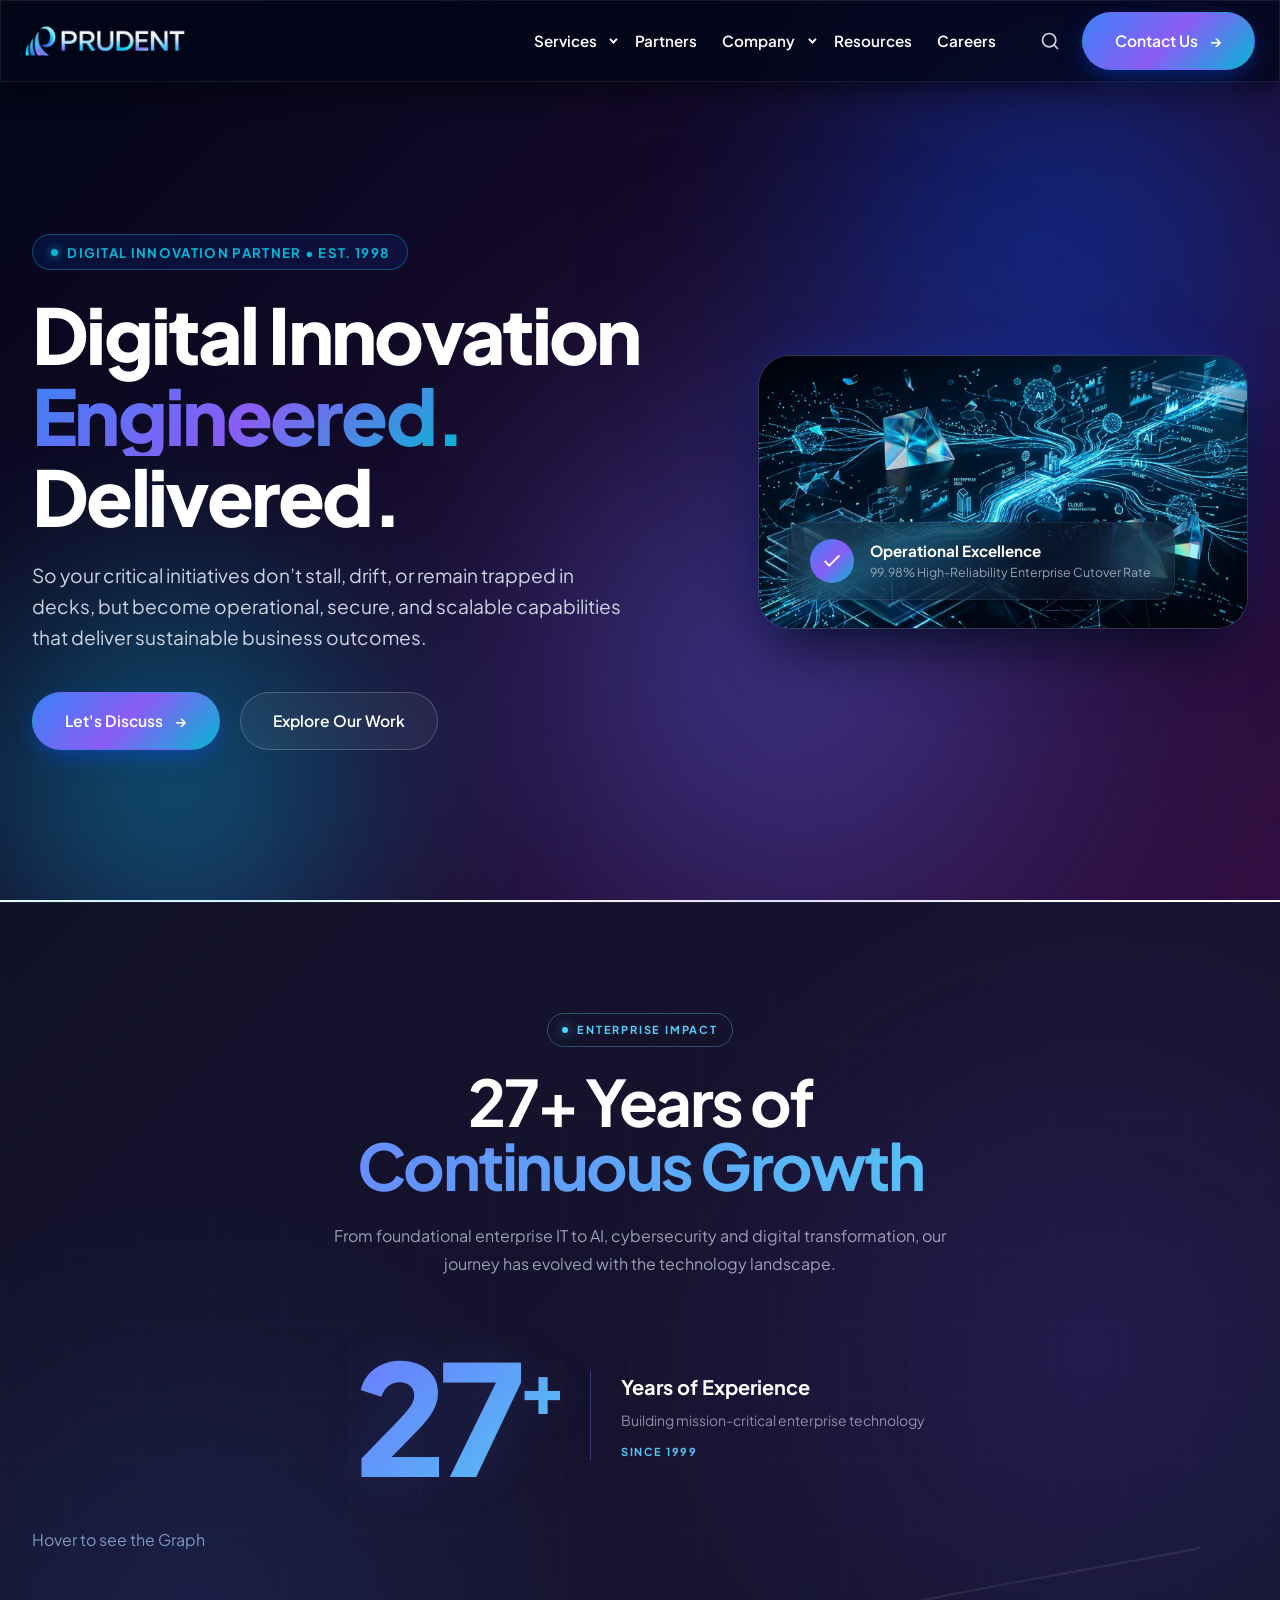
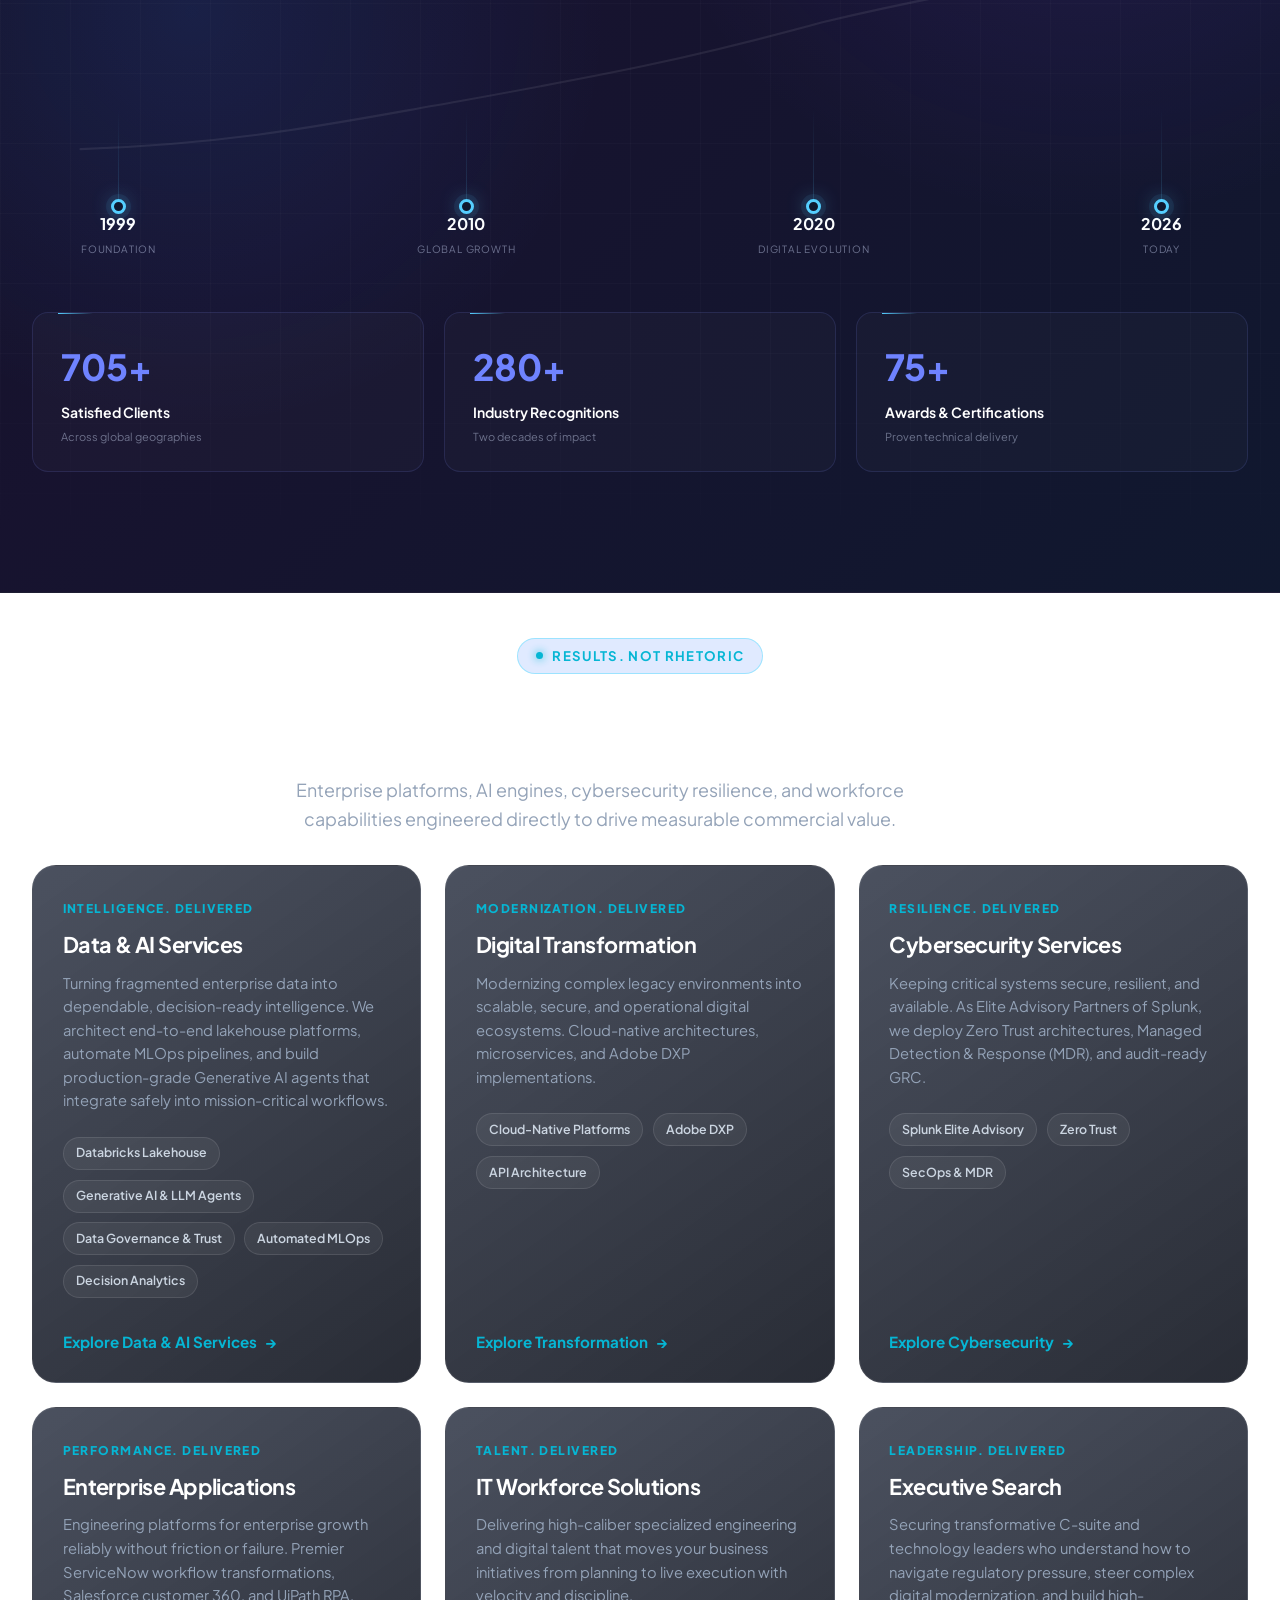
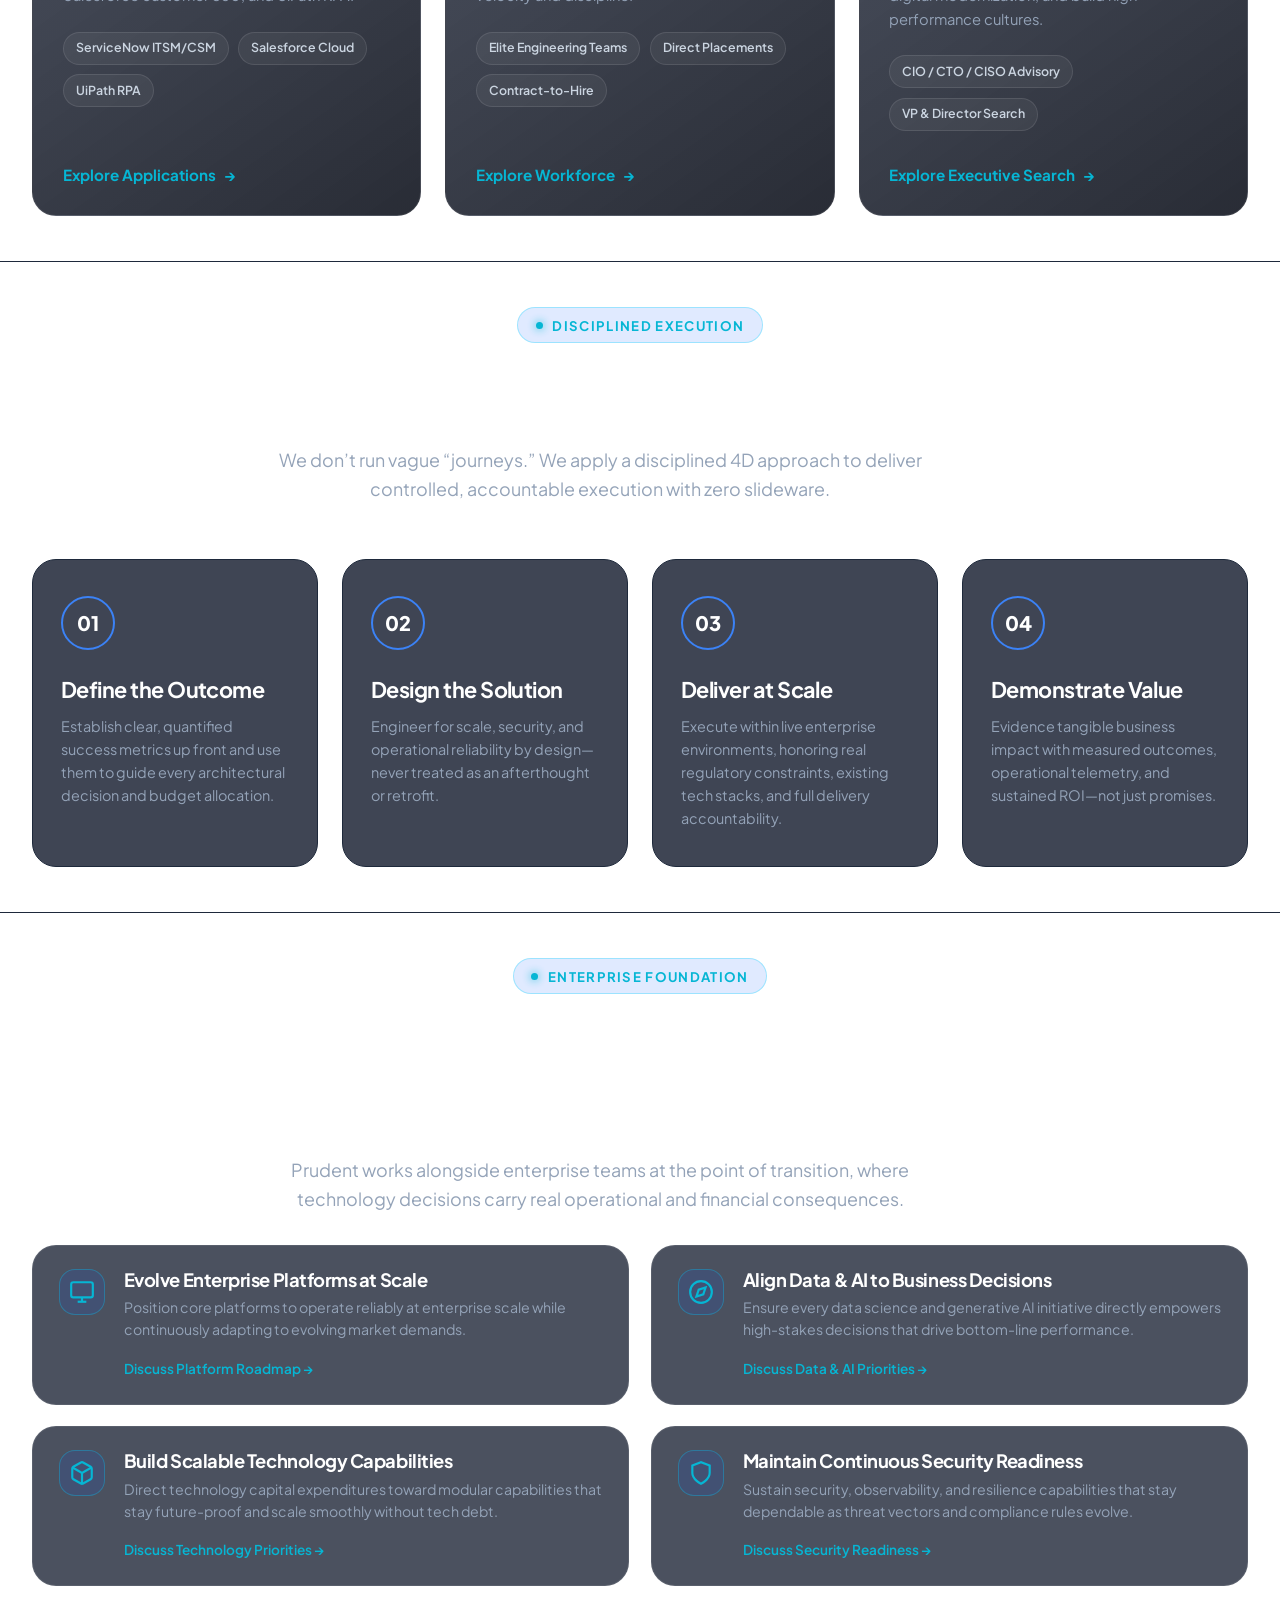
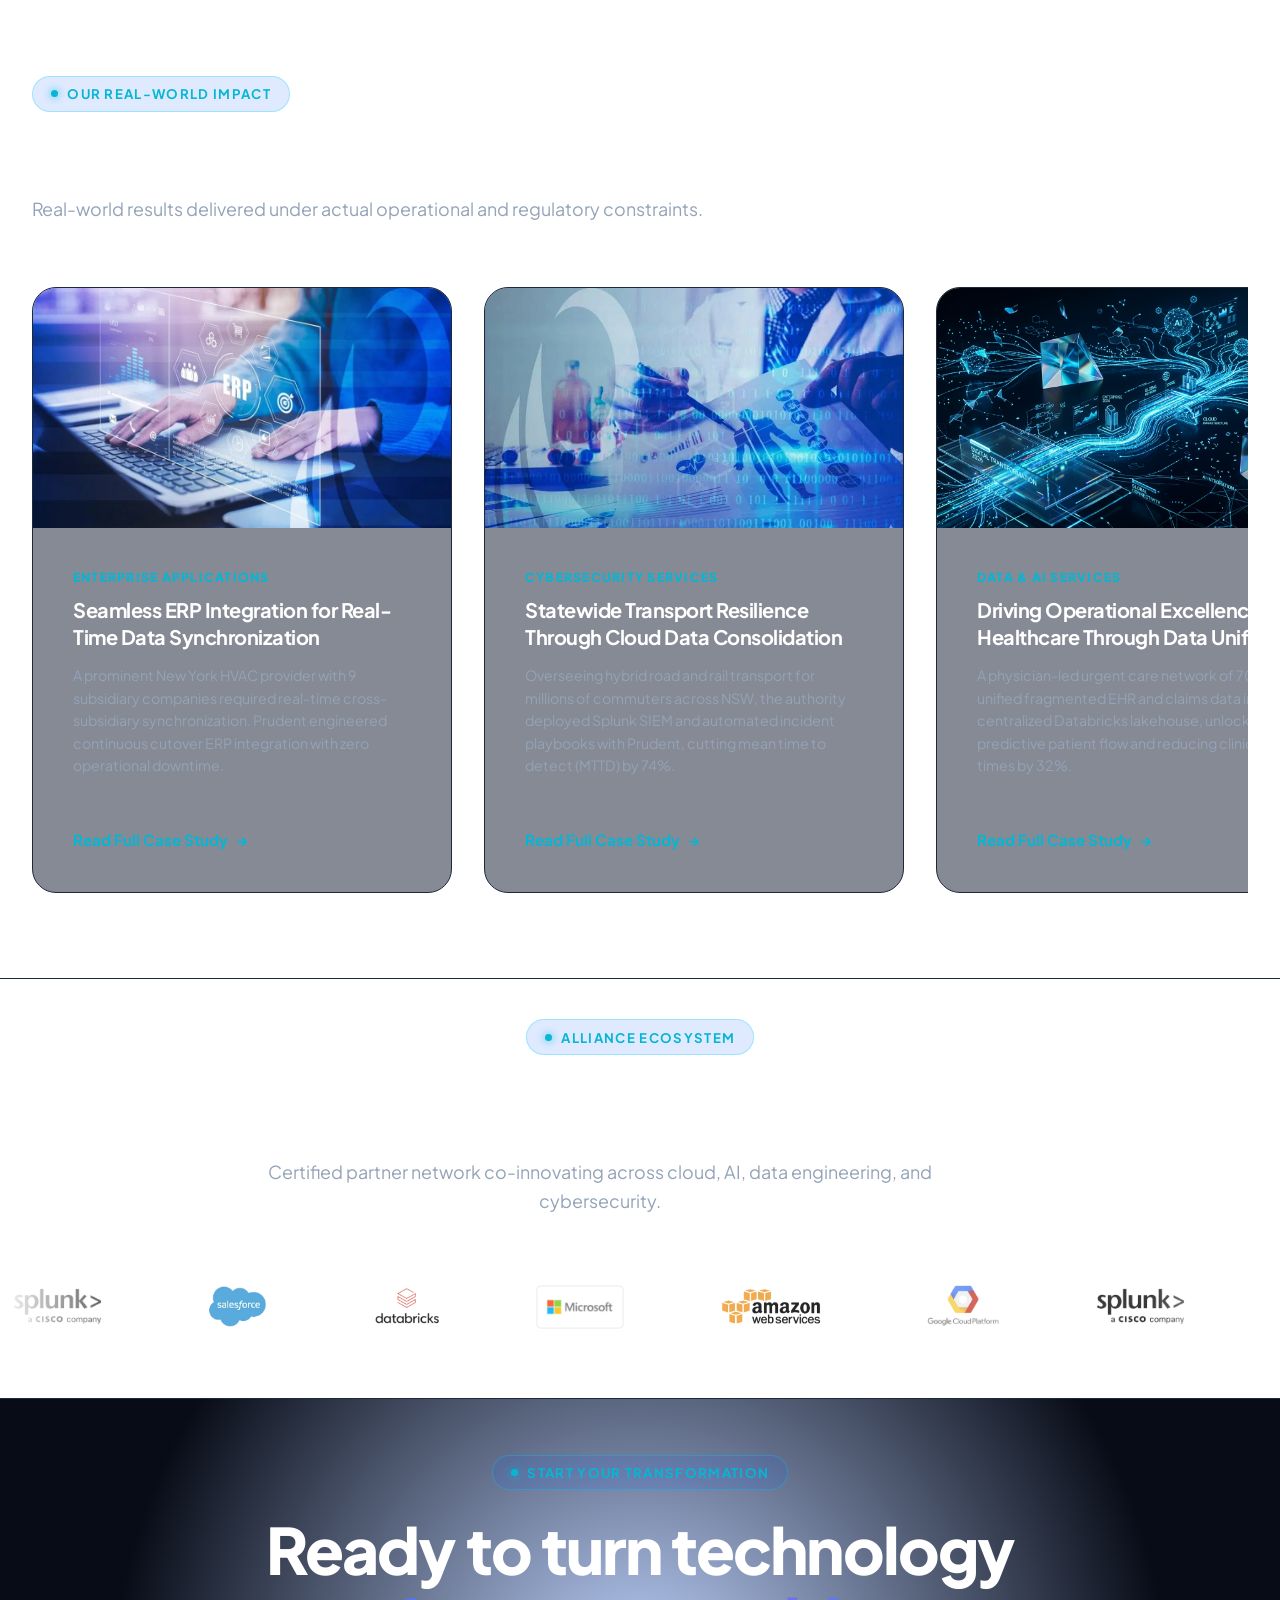
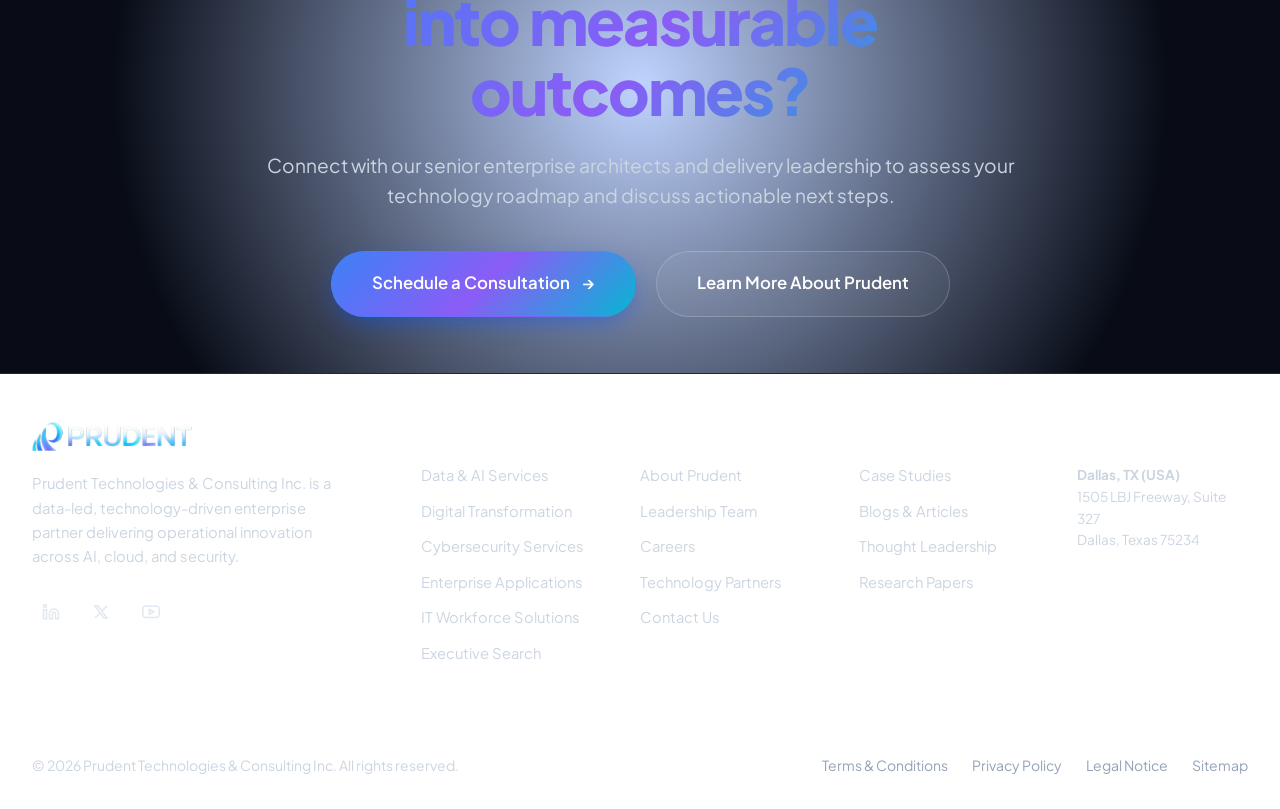
<file: index.html>
<!DOCTYPE html>
<html lang="en">

<head>
  <meta charset="UTF-8">
  <meta name="viewport" content="width=device-width, initial-scale=1.0">
  <title>Prudent Technologies &amp; Consulting | Digital Innovation Engineered &amp; Delivered</title>
  <link rel="icon" type="image/x-icon" href="assets/images/favicon.ico">
  <meta name="description"
    content="Scale Data, AI, Cloud, and Cybersecurity with Prudent, your global enterprise digital innovation partner delivering operational results for 27+ years.">

  <!-- Stylesheets -->
  <link rel="stylesheet" href="css/style.css">
  <link rel="stylesheet" href="css/animations.css">
  <link rel="stylesheet" href="css/responsive.css">

</head>

<body>

  <!-- Hidden Checkbox for Mobile Navigation Toggle -->
  <input type="checkbox" id="mobile-nav-toggle" class="mobile-nav-toggle" aria-label="Toggle navigation">

  <!--
       HEADER NAVIGATION (STICKY + GLASSMORPHIC + MEGA MENUS)
       -->
  <header class="header-wrapper">
    <div class="container header-container">

      <!-- Brand Logo -->
      <a href="index.html" class="brand-logo" aria-label="Prudent Home">
        <img src="assets/images/prudent-logo-white.svg" alt="Prudent Technologies &amp; Consulting" width="160"
          height="38">
      </a>

      <!-- Desktop Nav & Mobile Drawer Container -->
      <div class="nav-menu-wrapper">
        <nav class="nav-menu" aria-label="Primary Navigation">
          <div class="nav-item nav-item-has-dropdown">
            <input type="checkbox" id="mobile-services-toggle" class="dropdown-toggle-input">
            <div class="nav-link-row">
              <a href="services.html" class="nav-link">Services</a>
              <label for="mobile-services-toggle" class="dropdown-caret-btn" aria-label="Toggle Services menu">
                <span class="caret"></span>
              </label>
            </div>
            <div class="mega-menu mega-menu-services">
              <div>
                <div class="mega-col-title">Core Disciplines</div>
                <div class="mega-list">
                  <a href="data-ai.html" class="mega-item-link">
                    <div class="mega-item-name">Data &amp; AI Services</div>
                    <div class="mega-item-desc">Decision intelligence, Databricks, and scalable GenAI.</div>
                  </a>
                  <a href="digital-transformation.html" class="mega-item-link">
                    <div class="mega-item-name">Digital Transformation</div>
                    <div class="mega-item-desc">Cloud-native engineering and modern experience platforms.</div>
                  </a>
                  <a href="cybersecurity.html" class="mega-item-link">
                    <div class="mega-item-name">Cybersecurity &amp; Resilience</div>
                    <div class="mega-item-desc">Zero Trust, MDR, and Elite Splunk Advisory.</div>
                  </a>
                </div>
              </div>

              <div>
                <div class="mega-col-title">Enterprise &amp; Talent</div>
                <div class="mega-list">
                  <a href="enterprise-applications.html" class="mega-item-link">
                    <div class="mega-item-name">Enterprise Applications</div>
                    <div class="mega-item-desc">ServiceNow, Salesforce, and UiPath RPA automation.</div>
                  </a>
                  <a href="workforce-solutions.html" class="mega-item-link">
                    <div class="mega-item-name">IT Workforce Solutions</div>
                    <div class="mega-item-desc">High-caliber specialized engineering teams.</div>
                  </a>
                  <a href="executive-search.html" class="mega-item-link">
                    <div class="mega-item-name">Executive Search</div>
                    <div class="mega-item-desc">C-suite and senior digital technology leadership.</div>
                  </a>
                </div>
              </div>

              <div>
                <div class="mega-col-title">Industry Solutions</div>
                <div class="mega-list">
                  <a href="case-studies.html" class="mega-item-link">
                    <div class="mega-item-name">Featured Case Studies</div>
                    <div class="mega-item-desc">Real-world results delivered across global enterprises.</div>
                  </a>
                </div>
              </div>
            </div>
          </div>

          <div class="nav-item">
            <a href="partners.html" class="nav-link">Partners</a>
          </div>

          <div class="nav-item nav-item-has-dropdown">
            <input type="checkbox" id="mobile-company-toggle" class="dropdown-toggle-input">
            <div class="nav-link-row">
              <a href="about.html" class="nav-link">Company</a>
              <label for="mobile-company-toggle" class="dropdown-caret-btn" aria-label="Toggle Company menu">
                <span class="caret"></span>
              </label>
            </div>
            <div class="mega-menu mega-menu-company">
              <div>
                <div class="mega-col-title">About Prudent</div>
                <div class="mega-list">
                  <a href="about.html" class="mega-item-link">
                    <div class="mega-item-name">Who We Are</div>
                    <div class="mega-item-desc">27+ years delivering digital innovation measured by outcomes.</div>
                  </a>
                  <a href="about.html#leadership" class="mega-item-link">
                    <div class="mega-item-name">Executive Leadership</div>
                    <div class="mega-item-desc">Meet the visionaries driving Prudent's global strategy.</div>
                  </a>
                </div>
              </div>
              <div>
                <div class="mega-col-title">Culture &amp; Reach</div>
                <div class="mega-list">
                  <a href="about.html#values" class="mega-item-link">
                    <div class="mega-item-name">Our Values</div>
                    <div class="mega-item-desc">Innovation, Inspire, and Impact across every engagement.</div>
                  </a>
                  <a href="about.html#locations" class="mega-item-link">
                    <div class="mega-item-name">Global Presence</div>
                    <div class="mega-item-desc">Offices in USA, India, Australia, and Singapore.</div>
                  </a>
                </div>
              </div>
            </div>
          </div>

          <div class="nav-item">
            <a href="resources.html" class="nav-link">Resources</a>
          </div>

          <div class="nav-item">
            <a href="careers.html" class="nav-link">Careers</a>
          </div>
        </nav>

        <!-- Right Side Nav Actions -->
        <div class="nav-actions">
          <a href="#search-modal" class="search-trigger-btn" aria-label="Open Search">
            <svg width="20" height="20" viewBox="0 0 24 24" fill="none" stroke="currentColor" stroke-width="2"
              stroke-linecap="round" stroke-linejoin="round">
              <circle cx="11" cy="11" r="8"></circle>
              <line x1="21" y1="21" x2="16.65" y2="16.65"></line>
            </svg>
          </a>
          <a href="contact.html" class="btn btn-primary">
            <span>Contact Us</span>
            <span class="arrow">&rarr;</span>
          </a>
        </div>
      </div>

      <!-- Mobile Controls (Search + Hamburger) -->
      <div class="mobile-controls">
        <a href="#search-modal" class="search-trigger-btn mobile-search-btn" aria-label="Open Search">
          <svg width="22" height="22" viewBox="0 0 24 24" fill="none" stroke="currentColor" stroke-width="2"
            stroke-linecap="round" stroke-linejoin="round">
            <circle cx="11" cy="11" r="8"></circle>
            <line x1="21" y1="21" x2="16.65" y2="16.65"></line>
          </svg>
        </a>
        <label for="mobile-nav-toggle" class="hamburger-label" aria-label="Open Mobile Menu">
          <span class="hamburger-bar"></span>
          <span class="hamburger-bar"></span>
          <span class="hamburger-bar"></span>
        </label>
      </div>

    </div>
  </header>

  <!--
       SEARCH OVERLAY MODAL (PURE CSS :target)
       -->
  <div id="search-modal" class="search-modal">
    <a href="#" class="search-modal-backdrop-close" aria-label="Close search"></a>
    <div class="search-modal-content">
      <a href="#" class="search-modal-close" aria-label="Close Search" title="Close Search">
        <svg width="22" height="22" viewBox="0 0 24 24" fill="none" stroke="currentColor" stroke-width="2.5"
          stroke-linecap="round" stroke-linejoin="round" aria-hidden="true" focusable="false">
          <line x1="18" y1="6" x2="6" y2="18"></line>
          <line x1="6" y1="6" x2="18" y2="18"></line>
        </svg>
      </a>
      <div class="search-box-wrapper">
        <span class="search-icon-inside">
          <svg width="22" height="22" viewBox="0 0 24 24" fill="none" stroke="currentColor" stroke-width="2"
            stroke-linecap="round" stroke-linejoin="round">
            <circle cx="11" cy="11" r="8"></circle>
            <line x1="21" y1="21" x2="16.65" y2="16.65"></line>
          </svg>
        </span>
        <input type="text" class="search-input" placeholder="Search services, solutions, case studies, technologies..."
          autofocus>
      </div>

      <div class="search-tags-heading">Suggested Searches</div>
      <div class="search-pills">
        <a href="data-ai.html" class="search-pill">Generative AI &amp; LLMs</a>
        <a href="cybersecurity.html" class="search-pill">Zero Trust Architecture</a>
        <a href="partners.html" class="search-pill">Splunk Advisory</a>
        <a href="enterprise-applications.html" class="search-pill">ServiceNow Workflows</a>
        <a href="digital-transformation.html" class="search-pill">Cloud Modernization</a>
        <a href="partners.html" class="search-pill">Databricks Lakehouse</a>
        <a href="workforce-solutions.html" class="search-pill">Technology Staffing</a>
      </div>

      <div class="search-tags-heading">Direct Links</div>
      <div class="search-pills">
        <a href="about.html" class="search-pill">About Us</a>
        <a href="careers.html" class="search-pill">Open Roles</a>
        <a href="case-studies.html" class="search-pill">Client Case Studies</a>
        <a href="contact.html" class="search-pill">Contact Leadership</a>
      </div>
    </div>
  </div>

  <main>
    <!--
         HERO SECTION (CINEMATIC ENTERPRISE ENTRANCE)
         -->
    <section class="hero-section">
      <div class="hero-glow-1"></div>
      <div class="hero-glow-2"></div>
      <div class="hero-glow-3"></div>

      <div class="container hero-grid">
        <div class="hero-text-content">
          <div class="eyebrow-tag animate-fade-up delay-1">
            Digital Innovation Partner &bull; Est. 1998
          </div>

          <h1 class="display-title animate-fade-up delay-2 anim-fade-up">
            Digital Innovation <br>
            <span class="text-gradient">Engineered.</span> Delivered.
          </h1>

          <p class="hero-lead-text animate-fade-up delay-3">
            So your critical initiatives don’t stall, drift, or remain trapped in decks, but become operational, secure,
            and scalable capabilities that deliver sustainable business outcomes.
          </p>

          <div class="btn-group animate-fade-up delay-4">
            <a href="contact.html" class="btn btn-primary">
              <span>Let's Discuss</span>
              <span class="arrow">&rarr;</span>
            </a>
            <a href="case-studies.html" class="btn btn-secondary">
              <span>Explore Our Work</span>
            </a>
          </div>
        </div>

        <div class="hero-visual-frame animate-scale delay-5">
          <img src="assets/images/hero-ai-network.jpg" alt="Prudent Enterprise Digital Transformation Ecosystem"
            class="hero-visual-img animate-hero-bg">
          <div class="hero-badge-floating animate-float">
            <div class="hero-badge-icon">
              <svg width="22" height="22" viewBox="0 0 24 24" fill="none" stroke="currentColor" stroke-width="2">
                <polyline points="20 6 9 17 4 12"></polyline>
              </svg>
            </div>
            <div>
              <div class="hero-badge-title">Operational Excellence</div>
              <div class="hero-badge-sub">99.98% High-Reliability Enterprise Cutover Rate</div>
            </div>
          </div>
        </div>
      </div>
    </section>

    <!--
         STATISTICS & CREDIBILITY SECTION
         -->
    <!--stats-->
    <section class="stats-section">
      <div class="container stats-container">

        <div class="stats-intro animate-fade-up">
          <span class="stats-eyebrow">ENTERPRISE IMPACT</span>

          <h2>
            27+ Years of
            <span>Continuous Growth</span>
          </h2>

          <p>
            From foundational enterprise IT to AI, cybersecurity and digital
            transformation, our journey has evolved with the technology landscape.
          </p>
        </div>

        <div class="stats-hero animate-fade-up">

          <div class="stats-main">
            <div class="stats-main-number">27<span>+</span></div>

            <div class="stats-main-content">
              <strong>Years of Experience</strong>
              <span>Building mission-critical enterprise technology</span>
              <small>Since 1999</small>
            </div>
          </div>

          <div class="growth-timeline">
            <p>Hover to see the Graph</p>
            <div class="timeline-line">
              <svg viewBox="0 0 1000 260" preserveAspectRatio="none">

                <defs>
                  <filter id="growthGlow">
                    <feGaussianBlur stdDeviation="4" result="blur" />
                    <feMerge>
                      <feMergeNode in="blur" />
                      <feMergeNode in="SourceGraphic" />
                    </feMerge>
                  </filter>
                </defs>

                <!-- subtle inactive path -->
                <path class="graph-base" d="M 40 210
         C 170 205, 250 185, 350 165
         C 470 140, 540 125, 650 90
         C 760 60, 850 45, 960 20" />

                <!-- 1999 → 2010 -->
                <path class="growth-path growth-to-2010" d="M 40 210
         C 170 205, 250 185, 350 165" />

                <!-- 1999 → 2020 -->
                <path class="growth-path growth-to-2020" d="M 40 210
         C 170 205, 250 185, 350 165
         C 470 140, 540 125, 650 90" />

                <!-- 1999 → 2026 -->
                <path class="growth-path growth-to-2026" d="M 40 210
         C 170 205, 250 185, 350 165
         C 470 140, 540 125, 650 90
         C 760 60, 850 45, 960 20" />

              </svg>
            </div>

            <div class="timeline-years">

              <!-- 1999 -->
              <div class="timeline-point year-1999">

                <div class="timeline-info">
                  <strong>1999</strong>
                  <span>Founded</span>
                  <small>Enterprise IT begins</small>
                </div>

                <div class="timeline-dot"></div>

                <div class="timeline-label">
                  <strong>1999</strong>
                  <span>Foundation</span>
                </div>

              </div>

              <!-- 2010 -->
              <div class="timeline-point year-2010">

                <div class="timeline-info">
                  <strong>2010</strong>
                  <span>Global Growth</span>
                  <small>Expanding enterprise capabilities</small>
                </div>

                <div class="timeline-dot"></div>

                <div class="timeline-label">
                  <strong>2010</strong>
                  <span>Global Growth</span>
                </div>

              </div>

              <!-- 2020 -->
              <div class="timeline-point year-2020">

                <div class="timeline-info">
                  <strong>2020</strong>
                  <span>Digital Evolution</span>
                  <small>Cloud, data &amp; transformation</small>
                </div>

                <div class="timeline-dot"></div>

                <div class="timeline-label">
                  <strong>2020</strong>
                  <span>Digital Evolution</span>
                </div>

              </div>

              <!-- 2026 -->
              <div class="timeline-point year-2026">

                <div class="timeline-info">
                  <strong>2026</strong>
                  <span>AI-Powered Future</span>
                  <small>Engineering what comes next</small>
                </div>

                <div class="timeline-dot"></div>

                <div class="timeline-label">
                  <strong>2026</strong>
                  <span>Today</span>
                </div>

              </div>

            </div>

          </div>

          <div class="stats-metrics">

            <div class="metric-card">
              <span class="metric-number">705+</span>
              <span class="metric-label">Satisfied Clients</span>
              <span class="metric-sub">Across global geographies</span>
            </div>

            <div class="metric-card">
              <span class="metric-number">280+</span>
              <span class="metric-label">Industry Recognitions</span>
              <span class="metric-sub">Two decades of impact</span>
            </div>

            <div class="metric-card">
              <span class="metric-number">75+</span>
              <span class="metric-label">Awards &amp; Certifications</span>
              <span class="metric-sub">Proven technical delivery</span>
            </div>

          </div>

        </div>

      </div>
    </section>

    <!--
         SERVICES BENTO SECTION ("RESULTS. NOT RHETORIC")
         -->
    <section class="section-padding services-section">
      <div class="container">
        <div class="section-header-centered">
          <div class="eyebrow-tag anim-fade-up">Results. Not Rhetoric</div>
          <h2 class="section-title anim-fade-up">What We Deliver</h2>
          <p class="section-subtitle anim-fade-up anim-delay-1">
            Enterprise platforms, AI engines, cybersecurity resilience, and workforce capabilities engineered directly
            to drive measurable commercial value.
          </p>
        </div>

        <div class="services-bento-grid">

          <article class="service-card scroll-reveal delay-1">
            <div>
              <div class="service-tag">Intelligence. Delivered</div>
              <h3 class="service-title">Data &amp; AI Services</h3>
              <p class="service-desc">
                Turning fragmented enterprise data into dependable, decision-ready intelligence. We architect end-to-end
                lakehouse platforms, automate MLOps pipelines, and build production-grade Generative AI agents that
                integrate safely into mission-critical workflows.
              </p>
              <div class="service-feature-list">
                <span class="service-pill">Databricks Lakehouse</span>
                <span class="service-pill">Generative AI &amp; LLM Agents</span>
                <span class="service-pill">Data Governance &amp; Trust</span>
                <span class="service-pill">Automated MLOps</span>
                <span class="service-pill">Decision Analytics</span>
              </div>
            </div>
            <a href="data-ai.html" class="service-link">
              <span>Explore Data &amp; AI Services</span>
              <span>&rarr;</span>
            </a>
          </article>

          <!-- Card 2: Digital Transformation -->
          <article class="service-card scroll-reveal delay-2">
            <div>
              <div class="service-tag">Modernization. Delivered</div>
              <h3 class="service-title">Digital Transformation</h3>
              <p class="service-desc">
                Modernizing complex legacy environments into scalable, secure, and operational digital ecosystems.
                Cloud-native architectures, microservices, and Adobe DXP implementations.
              </p>
              <div class="service-feature-list">
                <span class="service-pill">Cloud-Native Platforms</span>
                <span class="service-pill">Adobe DXP</span>
                <span class="service-pill">API Architecture</span>
              </div>
            </div>
            <a href="digital-transformation.html" class="service-link">
              <span>Explore Transformation</span>
              <span>&rarr;</span>
            </a>
          </article>

          <!-- Card 3: Cybersecurity Services -->
          <article class="service-card scroll-reveal delay-3">
            <div>
              <div class="service-tag">Resilience. Delivered</div>
              <h3 class="service-title">Cybersecurity Services</h3>
              <p class="service-desc">
                Keeping critical systems secure, resilient, and available. As Elite Advisory Partners of Splunk, we
                deploy Zero Trust architectures, Managed Detection &amp; Response (MDR), and audit-ready GRC.
              </p>
              <div class="service-feature-list">
                <span class="service-pill">Splunk Elite Advisory</span>
                <span class="service-pill">Zero Trust</span>
                <span class="service-pill">SecOps &amp; MDR</span>
              </div>
            </div>
            <a href="cybersecurity.html" class="service-link">
              <span>Explore Cybersecurity</span>
              <span>&rarr;</span>
            </a>
          </article>

          <!-- Card 4: Enterprise Applications -->
          <article class="service-card scroll-reveal delay-4">
            <div>
              <div class="service-tag">Performance. Delivered</div>
              <h3 class="service-title">Enterprise Applications</h3>
              <p class="service-desc">
                Engineering platforms for enterprise growth reliably without friction or failure. Premier ServiceNow
                workflow transformations, Salesforce customer 360, and UiPath RPA.
              </p>
              <div class="service-feature-list">
                <span class="service-pill">ServiceNow ITSM/CSM</span>
                <span class="service-pill">Salesforce Cloud</span>
                <span class="service-pill">UiPath RPA</span>
              </div>
            </div>
            <a href="enterprise-applications.html" class="service-link">
              <span>Explore Applications</span>
              <span>&rarr;</span>
            </a>
          </article>

          <!-- Card 5: IT Workforce Solutions -->
          <article class="service-card scroll-reveal delay-5">
            <div>
              <div class="service-tag">Talent. Delivered</div>
              <h3 class="service-title">IT Workforce Solutions</h3>
              <p class="service-desc">
                Delivering high-caliber specialized engineering and digital talent that moves your business initiatives
                from planning to live execution with velocity and discipline.
              </p>
              <div class="service-feature-list">
                <span class="service-pill">Elite Engineering Teams</span>
                <span class="service-pill">Direct Placements</span>
                <span class="service-pill">Contract-to-Hire</span>
              </div>
            </div>
            <a href="workforce-solutions.html" class="service-link">
              <span>Explore Workforce</span>
              <span>&rarr;</span>
            </a>
          </article>

          <!-- Card 6: Executive Search -->
          <article class="service-card scroll-reveal delay-6">
            <div>
              <div class="service-tag">Leadership. Delivered</div>
              <h3 class="service-title">Executive Search</h3>
              <p class="service-desc">
                Securing transformative C-suite and technology leaders who understand how to navigate regulatory
                pressure, steer complex digital modernization, and build high-performance cultures.
              </p>
              <div class="service-feature-list">
                <span class="service-pill">CIO / CTO / CISO Advisory</span>
                <span class="service-pill">VP &amp; Director Search</span>
              </div>
            </div>
            <a href="executive-search.html" class="service-link">
              <span>Explore Executive Search</span>
              <span>&rarr;</span>
            </a>
          </article>

        </div>
      </div>
    </section>

    <!--
         4D METHODOLOGY ("HOW WE WORK")
         -->
    <section class="section-padding methodology-section">
      <div class="container">
        <div class="section-header-centered">
          <div class="eyebrow-tag anim-fade-up">Disciplined Execution</div>
          <h2 class="section-title anim-fade-up">How We Work</h2>
          <p class="section-subtitle anim-fade-up anim-delay-1">
            We don’t run vague “journeys.” We apply a disciplined 4D approach to deliver controlled, accountable
            execution with zero slideware.
          </p>
        </div>

        <div class="methodology-container">

          <div class="method-card scroll-reveal delay-1">
            <div class="method-step-num">01</div>
            <h3 class="method-title">Define the Outcome</h3>
            <p class="method-desc">
              Establish clear, quantified success metrics up front and use them to guide every architectural decision
              and budget allocation.
            </p>
          </div>

          <div class="method-card scroll-reveal delay-2">
            <div class="method-step-num">02</div>
            <h3 class="method-title">Design the Solution</h3>
            <p class="method-desc">
              Engineer for scale, security, and operational reliability by design—never treated as an afterthought or
              retrofit.
            </p>
          </div>

          <div class="method-card scroll-reveal delay-3">
            <div class="method-step-num">03</div>
            <h3 class="method-title">Deliver at Scale</h3>
            <p class="method-desc">
              Execute within live enterprise environments, honoring real regulatory constraints, existing tech stacks,
              and full delivery accountability.
            </p>
          </div>

          <div class="method-card scroll-reveal delay-4">
            <div class="method-step-num">04</div>
            <h3 class="method-title">Demonstrate Value</h3>
            <p class="method-desc">
              Evidence tangible business impact with measured outcomes, operational telemetry, and sustained ROI—not
              just promises.
            </p>
          </div>
        </div>
      </div>
    </section>

    <!--
         WHO WE ARE / STRATEGIC CAPABILITIES
         -->
    <section class="section-padding pillars-section">
      <div class="container">
        <div class="section-header-centered">
          <div class="eyebrow-tag anim-fade-up">Enterprise Foundation</div>
          <h2 class="section-title anim-fade-up">Technology That Moves Business Forward</h2>
          <p class="section-subtitle anim-fade-up anim-delay-1">
            Prudent works alongside enterprise teams at the point of transition, where technology decisions carry real
            operational and financial consequences.
          </p>
        </div>

        <div class="pillars-grid">
          <div class="pillar-card scroll-reveal delay-1">
            <div class="pillar-icon-box anim-float">
              <svg width="26" height="26" viewBox="0 0 24 24" fill="none" stroke="currentColor" stroke-width="2">
                <rect x="2" y="3" width="20" height="14" rx="2" ry="2"></rect>
                <line x1="8" y1="21" x2="16" y2="21"></line>
                <line x1="12" y1="17" x2="12" y2="21"></line>
              </svg>
            </div>
            <div class="pillar-content">
              <h3>Evolve Enterprise Platforms at Scale</h3>
              <p>Position core platforms to operate reliably at enterprise scale while continuously adapting to evolving
                market demands.</p>
              <a href="enterprise-applications.html" class="pillar-link">Discuss Platform Roadmap &rarr;</a>
            </div>
          </div>

          <div class="pillar-card scroll-reveal delay-2">
            <div class="pillar-icon-box anim-float">
              <svg width="26" height="26" viewBox="0 0 24 24" fill="none" stroke="currentColor" stroke-width="2">
                <circle cx="12" cy="12" r="10"></circle>
                <polygon points="16.24 7.76 14.12 14.12 7.76 16.24 9.88 9.88 16.24 7.76"></polygon>
              </svg>
            </div>
            <div class="pillar-content">
              <h3>Align Data &amp; AI to Business Decisions</h3>
              <p>Ensure every data science and generative AI initiative directly empowers high-stakes decisions that
                drive bottom-line performance.</p>
              <a href="data-ai.html" class="pillar-link">Discuss Data &amp; AI Priorities &rarr;</a>
            </div>
          </div>

          <div class="pillar-card scroll-reveal delay-3">
            <div class="pillar-icon-box anim-float">
              <svg width="26" height="26" viewBox="0 0 24 24" fill="none" stroke="currentColor" stroke-width="2">
                <path
                  d="M21 16V8a2 2 0 0 0-1-1.73l-7-4a2 2 0 0 0-2 0l-7 4A2 2 0 0 0 3 8v8a2 2 0 0 0 1 1.73l7 4a2 2 0 0 0 2 0l7-4A2 2 0 0 0 21 16z">
                </path>
                <polyline points="3.27 6.96 12 12.01 20.73 6.96"></polyline>
                <line x1="12" y1="22.08" x2="12" y2="12"></line>
              </svg>
            </div>
            <div class="pillar-content">
              <h3>Build Scalable Technology Capabilities</h3>
              <p>Direct technology capital expenditures toward modular capabilities that stay future-proof and scale
                smoothly without tech debt.</p>
              <a href="digital-transformation.html" class="pillar-link">Discuss Technology Priorities &rarr;</a>
            </div>
          </div>

          <div class="pillar-card scroll-reveal delay-4">
            <div class="pillar-icon-box anim-float">
              <svg width="26" height="26" viewBox="0 0 24 24" fill="none" stroke="currentColor" stroke-width="2">
                <path d="M12 22s8-4 8-10V5l-8-3-8 3v7c0 6 8 10 8 10z"></path>
              </svg>
            </div>
            <div class="pillar-content">
              <h3>Maintain Continuous Security Readiness</h3>
              <p>Sustain security, observability, and resilience capabilities that stay dependable as threat vectors and
                compliance rules evolve.</p>
              <a href="cybersecurity.html" class="pillar-link">Discuss Security Readiness &rarr;</a>
            </div>
          </div>
        </div>

      </div>
    </section>

    <!--
         CASE STUDIES (PURE CSS HORIZONTAL SCROLL-SNAP CAROUSEL)
         -->
    <section class="section-padding case-studies-section">
      <div class="container">
        <div class="section-header-split">
          <div>
            <div class="eyebrow-tag anim-fade-up">Our Real-World Impact</div>
            <h2 class="section-title anim-fade-up mb-0">Featured Case Studies</h2>
            <p class="section-subtitle anim-fade-up anim-delay-1">Real-world results delivered under actual operational
              and regulatory constraints.</p>
          </div>
          <a href="case-studies.html" class="btn btn-secondary">
            <span>View All Case Studies</span>
            <span>&rarr;</span>
          </a>
        </div>

        <!-- Horizontal Scroll-Snap Carousel Container -->
        <div class="case-studies-carousel" tabindex="0" role="region" aria-label="Featured Case Studies Carousel">
          <div class="marquee-track marquee-track-slow">
            <!-- Case Study 1 -->
            <article class="case-card">
              <div class="case-card-img-wrap">
                <img src="assets/images/cases/case-enterprise.png" alt="ERP Integration" class="case-card-img">
              </div>
              <div class="case-card-body">
                <span class="case-category">Enterprise Applications</span>
                <h3 class="case-title">Seamless ERP Integration for Real-Time Data Synchronization</h3>
                <p class="case-desc">
                  A prominent New York HVAC provider with 9 subsidiary companies required real-time cross-subsidiary
                  synchronization. Prudent engineered continuous cutover ERP integration with zero operational downtime.
                </p>
                <a href="case-studies.html#erp" class="service-link">
                  <span>Read Full Case Study</span>
                  <span>&rarr;</span>
                </a>
              </div>
            </article>

            <!-- Case Study 2 -->
            <article class="case-card">
              <div class="case-card-img-wrap">
                <img src="assets/images/cases/case-cybersecurity.png" alt="Cybersecurity Transport Resilience"
                  class="case-card-img">
              </div>
              <div class="case-card-body">
                <span class="case-category">Cybersecurity Services</span>
                <h3 class="case-title">Statewide Transport Resilience Through Cloud Data Consolidation</h3>
                <p class="case-desc">
                  Overseeing hybrid road and rail transport for millions of commuters across NSW, the authority deployed
                  Splunk SIEM and automated incident playbooks with Prudent, cutting mean time to detect (MTTD) by 74%.
                </p>
                <a href="case-studies.html#transport" class="service-link">
                  <span>Read Full Case Study</span>
                  <span>&rarr;</span>
                </a>
              </div>
            </article>

            <!-- Case Study 3 -->
            <article class="case-card">
              <div class="case-card-img-wrap">
                <img src="assets/images/hero-ai-network.jpg" alt="Healthcare Data Analytics" class="case-card-img">
              </div>
              <div class="case-card-body">
                <span class="case-category">Data &amp; AI Services</span>
                <h3 class="case-title">Driving Operational Excellence in Healthcare Through Data Unification</h3>
                <p class="case-desc">
                  A physician-led urgent care network of 70+ clinics unified fragmented EHR and claims data into a
                  centralized Databricks lakehouse, unlocking predictive patient flow and reducing clinical wait times
                  by 32%.
                </p>
                <a href="case-studies.html#healthcare" class="service-link">
                  <span>Read Full Case Study</span>
                  <span>&rarr;</span>
                </a>
              </div>
            </article>

            <!-- Case Study 4 -->
            <article class="case-card">
              <div class="case-card-img-wrap">
                <img src="assets/images/cases/case-workforce.png" alt="Workforce Surge" class="case-card-img">
              </div>
              <div class="case-card-body">
                <span class="case-category">IT Workforce Solutions</span>
                <h3 class="case-title">Meeting Rapid Scale Demand with Precision Hiring for Global Marketing SaaS</h3>
                <p class="case-desc">
                  When a global SaaS player experienced exponential demand, Prudent mobilized 45+ senior full-stack
                  cloud and AI engineers in under 6 weeks, sustaining feature rollout cadence without compromise.
                </p>
                <a href="case-studies.html#workforce" class="service-link">
                  <span>Read Full Case Study</span>
                  <span>&rarr;</span>
                </a>
              </div>
            </article>

            <!-- DUPLICATED SET FOR INFINITE SCROLL -->
            <!-- Case Study 1 -->
            <article class="case-card" aria-hidden="true">
              <div class="case-card-img-wrap">
                <img src="assets/images/cases/case-enterprise.png" alt="ERP Integration" class="case-card-img">
              </div>
              <div class="case-card-body">
                <span class="case-category">Enterprise Applications</span>
                <h3 class="case-title">Seamless ERP Integration for Real-Time Data Synchronization</h3>
                <p class="case-desc">
                  A prominent New York HVAC provider with 9 subsidiary companies required real-time cross-subsidiary
                  synchronization. Prudent engineered continuous cutover ERP integration with zero operational downtime.
                </p>
                <a href="case-studies.html#erp" class="service-link" tabindex="-1">
                  <span>Read Full Case Study</span>
                  <span>&rarr;</span>
                </a>
              </div>
            </article>

            <!-- Case Study 2 -->
            <article class="case-card" aria-hidden="true">
              <div class="case-card-img-wrap">
                <img src="assets/images/cases/case-cybersecurity.png" alt="Cybersecurity Transport Resilience"
                  class="case-card-img">
              </div>
              <div class="case-card-body">
                <span class="case-category">Cybersecurity Services</span>
                <h3 class="case-title">Statewide Transport Resilience Through Cloud Data Consolidation</h3>
                <p class="case-desc">
                  Overseeing hybrid road and rail transport for millions of commuters across NSW, the authority deployed
                  Splunk SIEM and automated incident playbooks with Prudent, cutting mean time to detect (MTTD) by 74%.
                </p>
                <a href="case-studies.html#transport" class="service-link" tabindex="-1">
                  <span>Read Full Case Study</span>
                  <span>&rarr;</span>
                </a>
              </div>
            </article>

            <!-- Case Study 3 -->
            <article class="case-card" aria-hidden="true">
              <div class="case-card-img-wrap">
                <img src="assets/images/hero-ai-network.jpg" alt="Healthcare Data Analytics" class="case-card-img">
              </div>
              <div class="case-card-body">
                <span class="case-category">Data &amp; AI Services</span>
                <h3 class="case-title">Driving Operational Excellence in Healthcare Through Data Unification</h3>
                <p class="case-desc">
                  A physician-led urgent care network of 70+ clinics unified fragmented EHR and claims data into a
                  centralized Databricks lakehouse, unlocking predictive patient flow and reducing clinical wait times
                  by 32%.
                </p>
                <a href="case-studies.html#healthcare" class="service-link" tabindex="-1">
                  <span>Read Full Case Study</span>
                  <span>&rarr;</span>
                </a>
              </div>
            </article>

            <!-- Case Study 4 -->
            <article class="case-card" aria-hidden="true">
              <div class="case-card-img-wrap">
                <img src="assets/images/cases/case-workforce.png" alt="Workforce Surge" class="case-card-img">
              </div>
              <div class="case-card-body">
                <span class="case-category">IT Workforce Solutions</span>
                <h3 class="case-title">Meeting Rapid Scale Demand with Precision Hiring for Global Marketing SaaS</h3>
                <p class="case-desc">
                  When a global SaaS player experienced exponential demand, Prudent mobilized 45+ senior full-stack
                  cloud and AI engineers in under 6 weeks, sustaining feature rollout cadence without compromise.
                </p>
                <a href="case-studies.html#workforce" class="service-link" tabindex="-1">
                  <span>Read Full Case Study</span>
                  <span>&rarr;</span>
                </a>
              </div>
            </article>
          </div>

        </div>
      </div>
    </section>

    <section class="partners-section">
      <div class="container">
        <div class="section-header-centered mb-25rem">
          <div class="eyebrow-tag anim-fade-up">Alliance Ecosystem</div>
          <h2 class="section-title anim-fade-up">Strategic Technology Alliances</h2>
          <p class="section-subtitle anim-fade-up anim-delay-1">
            Certified partner network co-innovating across cloud, AI, data engineering, and cybersecurity.
          </p>
        </div>
      </div>

      <div class="partners-marquee-container">
        <div class="partners-marquee-track">
          <div class="partner-marquee-logo">
            <img src="assets/images/partners/partner-splunk.png" alt="Splunk">
          </div>
          <div class="partner-marquee-logo">
            <img src="assets/images/partners/partner-salesforce.png" alt="Salesforce">
          </div>
          <div class="partner-marquee-logo">
            <img src="assets/images/partners/partner-databricks.png" alt="Databricks">
          </div>
          <div class="partner-marquee-logo">
            <img src="assets/images/partners/partner-microsoft.png" alt="Microsoft Azure">
          </div>
          <div class="partner-marquee-logo">
            <img src="assets/images/partners/partner-aws.png" alt="Amazon Web Services">
          </div>
          <div class="partner-marquee-logo">
            <img src="assets/images/partners/partner-googlecloud.png" alt="Google Cloud">
          </div>


          <div class="partner-marquee-logo">
            <img src="assets/images/partners/partner-splunk.png" alt="Splunk">
          </div>
          <div class="partner-marquee-logo">
            <img src="assets/images/partners/partner-salesforce.png" alt="Salesforce">
          </div>
          <div class="partner-marquee-logo">
            <img src="assets/images/partners/partner-databricks.png" alt="Databricks">
          </div>
          <div class="partner-marquee-logo">
            <img src="assets/images/partners/partner-microsoft.png" alt="Microsoft Azure">
          </div>
          <div class="partner-marquee-logo">
            <img src="assets/images/partners/partner-aws.png" alt="Amazon Web Services">
          </div>
          <div class="partner-marquee-logo">
            <img src="assets/images/partners/partner-googlecloud.png" alt="Google Cloud">
          </div>

          <div class="partner-marquee-logo" aria-hidden="true">
            <img src="assets/images/partners/partner-splunk.png" alt="Splunk">
          </div>
          <div class="partner-marquee-logo" aria-hidden="true">
            <img src="assets/images/partners/partner-salesforce.png" alt="Salesforce">
          </div>
          <div class="partner-marquee-logo" aria-hidden="true">
            <img src="assets/images/partners/partner-databricks.png" alt="Databricks">
          </div>
          <div class="partner-marquee-logo" aria-hidden="true">
            <img src="assets/images/partners/partner-microsoft.png" alt="Microsoft Azure">
          </div>
          <div class="partner-marquee-logo" aria-hidden="true">
            <img src="assets/images/partners/partner-aws.png" alt="Amazon Web Services">
          </div>
          <div class="partner-marquee-logo" aria-hidden="true">
            <img src="assets/images/partners/partner-googlecloud.png" alt="Google Cloud">
          </div>


          <div class="partner-marquee-logo" aria-hidden="true">
            <img src="assets/images/partners/partner-splunk.png" alt="Splunk">
          </div>
          <div class="partner-marquee-logo" aria-hidden="true">
            <img src="assets/images/partners/partner-salesforce.png" alt="Salesforce">
          </div>
          <div class="partner-marquee-logo" aria-hidden="true">
            <img src="assets/images/partners/partner-databricks.png" alt="Databricks">
          </div>
          <div class="partner-marquee-logo" aria-hidden="true">
            <img src="assets/images/partners/partner-microsoft.png" alt="Microsoft Azure">
          </div>
          <div class="partner-marquee-logo" aria-hidden="true">
            <img src="assets/images/partners/partner-aws.png" alt="Amazon Web Services">
          </div>
          <div class="partner-marquee-logo" aria-hidden="true">
            <img src="assets/images/partners/partner-googlecloud.png" alt="Google Cloud">
          </div>
        </div>
    </section>




    <!--GIANT FINAL CTA-->
    <section class="cta-section">
      <div class="container cta-box">
        <div class="eyebrow-tag anim-fade-up">Start Your Transformation</div>
        <h2 class="cta-heading">
          Ready to turn technology <br>
          <span class="text-gradient">into measurable outcomes?</span>
        </h2>
        <p class="cta-subtext">
          Connect with our senior enterprise architects and delivery leadership to assess your technology roadmap and
          discuss actionable next steps.
        </p>
        <div class="btn-group btn-group-center">
          <a href="contact.html" class="btn btn-primary btn-hero-lg">
            <span>Schedule a Consultation</span>
            <span class="arrow">&rarr;</span>
          </a>
          <a href="about.html" class="btn btn-secondary btn-hero-lg">
            <span>Learn More About Prudent</span>
          </a>
        </div>
      </div>
    </section>

  </main>

  <!--
       ENTERPRISE FOOTER
       -->
  <footer class="footer-wrapper">
    <div class="container">
      <div class="footer-grid">

        <!-- Brand & Description -->
        <div class="footer-brand">
          <a href="index.html" aria-label="Prudent Home">
            <img src="assets/images/prudent-logo-white.svg" alt="Prudent" width="160" height="38">
          </a>
          <p>
            Prudent Technologies &amp; Consulting Inc. is a data-led, technology-driven enterprise partner delivering
            operational innovation across AI, cloud, and security.
          </p>
          <div class="footer-social-links">
            <a href="https://www.linkedin.com/company/prudent-technologies-and-consulting-inc/" target="_blank"
              rel="noopener noreferrer" class="footer-social-btn" aria-label="LinkedIn">
              <svg width="18" height="18" viewBox="0 0 24 24" fill="none" stroke="currentColor" stroke-width="2">
                <path d="M16 8a6 6 0 0 1 6 6v7h-4v-7a2 2 0 0 0-2-2 2 2 0 0 0-2 2v7h-4v-7a6 6 0 0 1 6-6z"></path>
                <rect x="2" y="9" width="4" height="12"></rect>
                <circle cx="4" cy="4" r="2"></circle>
              </svg>
            </a>
            <a href="https://x.com/Prudent_USA/" target="_blank" rel="noopener noreferrer" class="footer-social-btn"
              aria-label="X / Twitter">
              <svg width="18" height="18" viewBox="0 0 24 24" fill="none" stroke="currentColor" stroke-width="2">
                <path d="M4 4l11.733 16h4.267l-11.733 -16z"></path>
                <path d="M4 20l6.768 -6.768m2.46 -2.46l6.772 -6.772"></path>
              </svg>
            </a>
            <a href="https://www.youtube.com/@PrudentTechnologiesConsulting/" target="_blank" rel="noopener noreferrer"
              class="footer-social-btn" aria-label="YouTube">
              <svg width="18" height="18" viewBox="0 0 24 24" fill="none" stroke="currentColor" stroke-width="2">
                <path
                  d="M22.54 6.42a2.78 2.78 0 0 0-1.94-2C18.88 4 12 4 12 4s-6.88 0-8.6.46a2.78 2.78 0 0 0-1.94 2A29 29 0 0 0 1 11.75a29 29 0 0 0 .46 5.33A2.78 2.78 0 0 0 3.4 19c1.72.46 8.6.46 8.6.46s6.88 0 8.6-.46a2.78 2.78 0 0 0 1.94-2 29 29 0 0 0 .46-5.25 29 29 0 0 0-.46-5.33z">
                </path>
                <polygon points="9.75 15.02 15.5 11.75 9.75 8.48 9.75 15.02"></polygon>
              </svg>
            </a>
          </div>
        </div>

        <!-- Col 1: Services -->
        <div>
          <div class="footer-col-title">Services</div>
          <div class="footer-links-list">
            <a href="data-ai.html" class="footer-link">Data &amp; AI Services</a>
            <a href="digital-transformation.html" class="footer-link">Digital Transformation</a>
            <a href="cybersecurity.html" class="footer-link">Cybersecurity Services</a>
            <a href="enterprise-applications.html" class="footer-link">Enterprise Applications</a>
            <a href="workforce-solutions.html" class="footer-link">IT Workforce Solutions</a>
            <a href="executive-search.html" class="footer-link">Executive Search</a>
          </div>
        </div>

        <!-- Col 2: Company -->
        <div>
          <div class="footer-col-title">Company</div>
          <div class="footer-links-list">
            <a href="about.html" class="footer-link">About Prudent</a>
            <a href="about.html#leadership" class="footer-link">Leadership Team</a>
            <a href="careers.html" class="footer-link">Careers</a>
            <a href="partners.html" class="footer-link">Technology Partners</a>
            <a href="contact.html" class="footer-link">Contact Us</a>
          </div>
        </div>

        <!-- Col 3: Resources -->
        <div>
          <div class="footer-col-title">Resources</div>
          <div class="footer-links-list">
            <a href="case-studies.html" class="footer-link">Case Studies</a>
            <a href="resources.html" class="footer-link">Blogs &amp; Articles</a>
            <a href="resources.html#insights" class="footer-link">Thought Leadership</a>
            <a href="resources.html#whitepapers" class="footer-link">Research Papers</a>
          </div>
        </div>

        <!-- Col 4: Global HQ -->
        <div>
          <div class="footer-col-title">Headquarters</div>
          <div class="footer-links-list footer-contact-info">
            <p class="footer-company-name">
              <a href="https://maps.app.goo.gl/bRKtYPuZdha2ME969" class="foot-add"><strong>Dallas, TX (USA)</strong><br>
                1505 LBJ Freeway, Suite 327<br>
                Dallas, Texas 75234</a>
            </p>
            <p class="footer-address-text">
              Phone: <a href="tel:+12146158787" class="foot-add">+1 (214) 615-8787</a><br>
            </p>
            <p class="email footer-email-text">
              Email: <a href="mailto:info@prudentconsulting.com" class="foot-add">info@prudentconsulting.com</a>
            </p>
          </div>
        </div>

      </div>

      <!-- Footer Bottom -->
      <div class="footer-bottom">
        <div>
          &copy; 2026 Prudent Technologies &amp; Consulting Inc. All rights reserved.
        </div>
        <div class="footer-legal-links">
          <a href="contact.html">Terms &amp; Conditions</a>
          <a href="contact.html">Privacy Policy</a>
          <a href="contact.html">Legal Notice</a>
          <a href="contact.html">Sitemap</a>
        </div>
      </div>
    </div>
  </footer>

  <div id="contact-modal" class="contact-modal-overlay" role="dialog" aria-modal="true" aria-labelledby="modal-title">
    <a href="#" class="contact-modal-backdrop-close" aria-label="Close modal"></a>
    <div class="contact-modal-card">
      <a href="#" class="contact-modal-close" aria-label="Close modal">&times;</a>
      <div class="contact-modal-header">
        <div class="eyebrow-tag">Direct Enterprise Advisory</div>
        <h2 id="modal-title" class="contact-modal-title">Schedule a Consultation</h2>
        <p class="contact-modal-desc">Speak directly with our senior enterprise practice leadership. Complete the form
          below and we will connect within one business day.</p>
      </div>
      <form class="contact-modal-form" action="#thanks-modal"
        onsubmit="event.preventDefault(); window.location.hash = 'thanks-modal'; this.reset();">
        <div class="contact-modal-grid">
          <div class="contact-modal-field">
            <label class="contact-modal-label" for="modal-fullName">Full Name *</label>
            <input class="contact-modal-input" id="modal-fullName" name="fullName" type="text"
              placeholder="Enter full name" required pattern="^[a-zA-Z\s\.\-']{2,60}$"
              title="Please enter your full name (minimum 2 characters, letters only)">
          </div>
          <div class="contact-modal-field">
            <label class="contact-modal-label" for="modal-company">Company Name *</label>
            <input class="contact-modal-input" id="modal-company" name="company" type="text"
              placeholder="Company or organization" required pattern=".{2,100}"
              title="Please enter your company or organization name (minimum 2 characters)">
          </div>
          <div class="contact-modal-field">
            <label class="contact-modal-label" for="modal-email">Work Email *</label>
            <input class="contact-modal-input" id="modal-email" name="email" type="email"
              placeholder="name@enterprise.com" required pattern="^[a-zA-Z0-9._%+\-]+@[a-zA-Z0-9.\-]+\.[a-zA-Z]{2,}$"
              title="Please enter a valid work email address (e.g. name@enterprise.com)">
          </div>
          <div class="contact-modal-field">
            <label class="contact-modal-label" for="modal-phone">Phone Number</label>
            <input class="contact-modal-input" id="modal-phone" name="phone" type="tel" placeholder="+1 (000) 000-0000"
              pattern="[0-9+() \.\-]{7,20}"
              title="Please enter a valid phone number (minimum 7 digits, digits and symbols allowed)">
          </div>
          <div class="contact-modal-field contact-modal-full">
            <label class="contact-modal-label" for="modal-service">Service Discipline *</label>
            <select class="contact-modal-input" id="modal-service" name="service" required
              title="Please select a discipline">
              <option value="">Select a discipline</option>
              <option value="Data &amp; AI Services">Data &amp; AI Services</option>
              <option value="Digital Transformation">Digital Transformation</option>
              <option value="Cybersecurity">Cybersecurity &amp; Resilience</option>
              <option value="Enterprise Applications">Enterprise Applications</option>
              <option value="IT Workforce Solutions">IT Workforce Solutions</option>
              <option value="Executive Search">Executive Search</option>
            </select>
          </div>
          <div class="contact-modal-field contact-modal-full">
            <label class="contact-modal-label" for="modal-requirement">Requirement Overview</label>
            <textarea class="contact-modal-input contact-modal-textarea" id="modal-requirement" name="requirement"
              rows="3" placeholder="Briefly describe your business challenge or architectural initiative..."></textarea>
          </div>
        </div>
        <button class="contact-modal-btn" type="submit">
          <span>Schedule Consultation</span>
          <span>&rarr;</span>
        </button>
      </form>
    </div>
  </div>
  <div id="thanks-modal" class="thanks-modal-overlay" role="dialog" aria-modal="true"
    aria-labelledby="thanks-modal-title">
    <a href="#" class="thanks-modal-backdrop-close" aria-label="Close modal"></a>
    <div class="thanks-modal-card">
      <a href="#" class="thanks-modal-close" aria-label="Close modal">&times;</a>
      <div class="thanks-modal-icon-wrap">
        <svg class="thanks-modal-check-icon" viewBox="0 0 24 24" fill="none" stroke="currentColor" stroke-width="2.5"
          stroke-linecap="round" stroke-linejoin="round">
          <polyline points="20 6 9 17 4 12"></polyline>
        </svg>
      </div>
      <div class="eyebrow-tag">Submission Received</div>
      <h2 id="thanks-modal-title" class="thanks-modal-title">Thanks for Submitting!</h2>
      <p class="thanks-modal-desc">
        Your message has been successfully received by our enterprise solutions leadership. A senior director or
        practice lead will review your submission and reach out within one business day.
      </p>
      <div class="thanks-modal-actions">
        <a href="#" class="btn btn-primary thanks-modal-done-btn">
          <span>Close &amp; Continue</span>
          <span class="arrow">&rarr;</span>
        </a>
      </div>
    </div>
  </div>
</body>

</html>
</file>
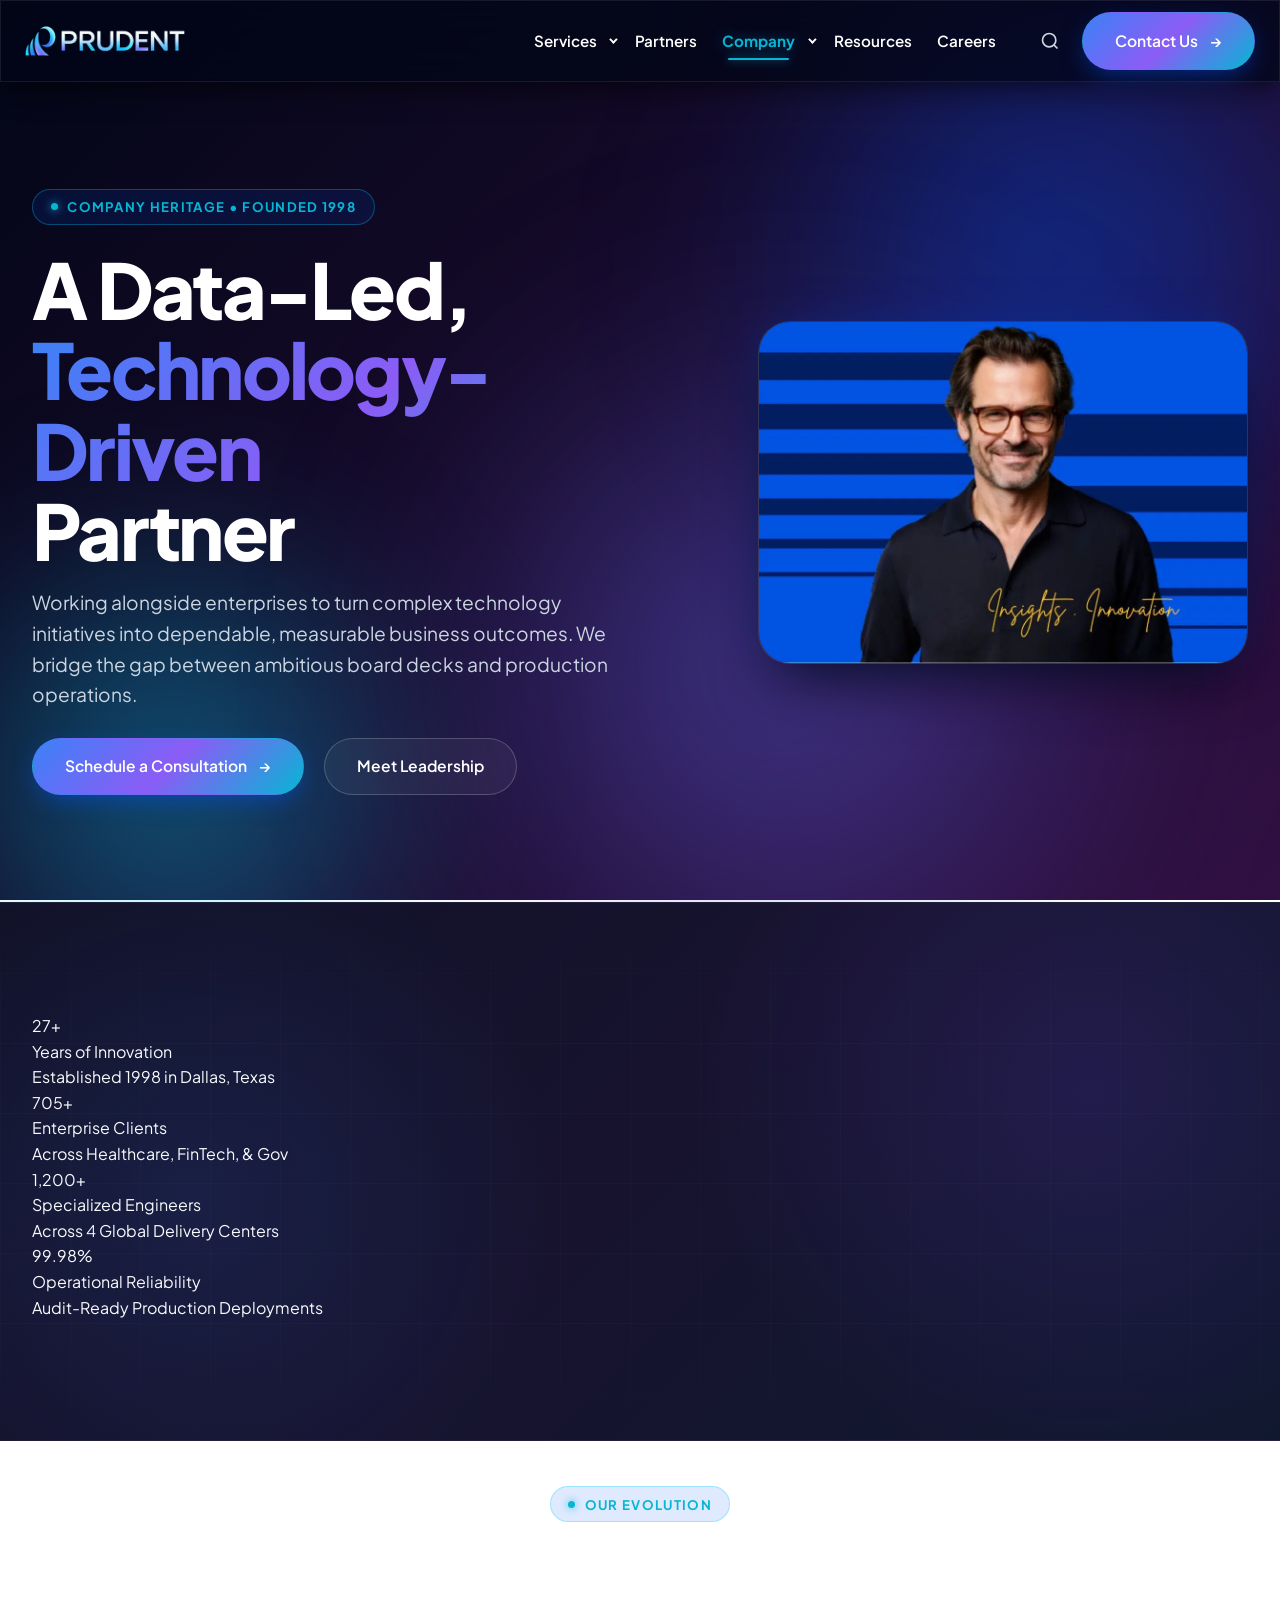
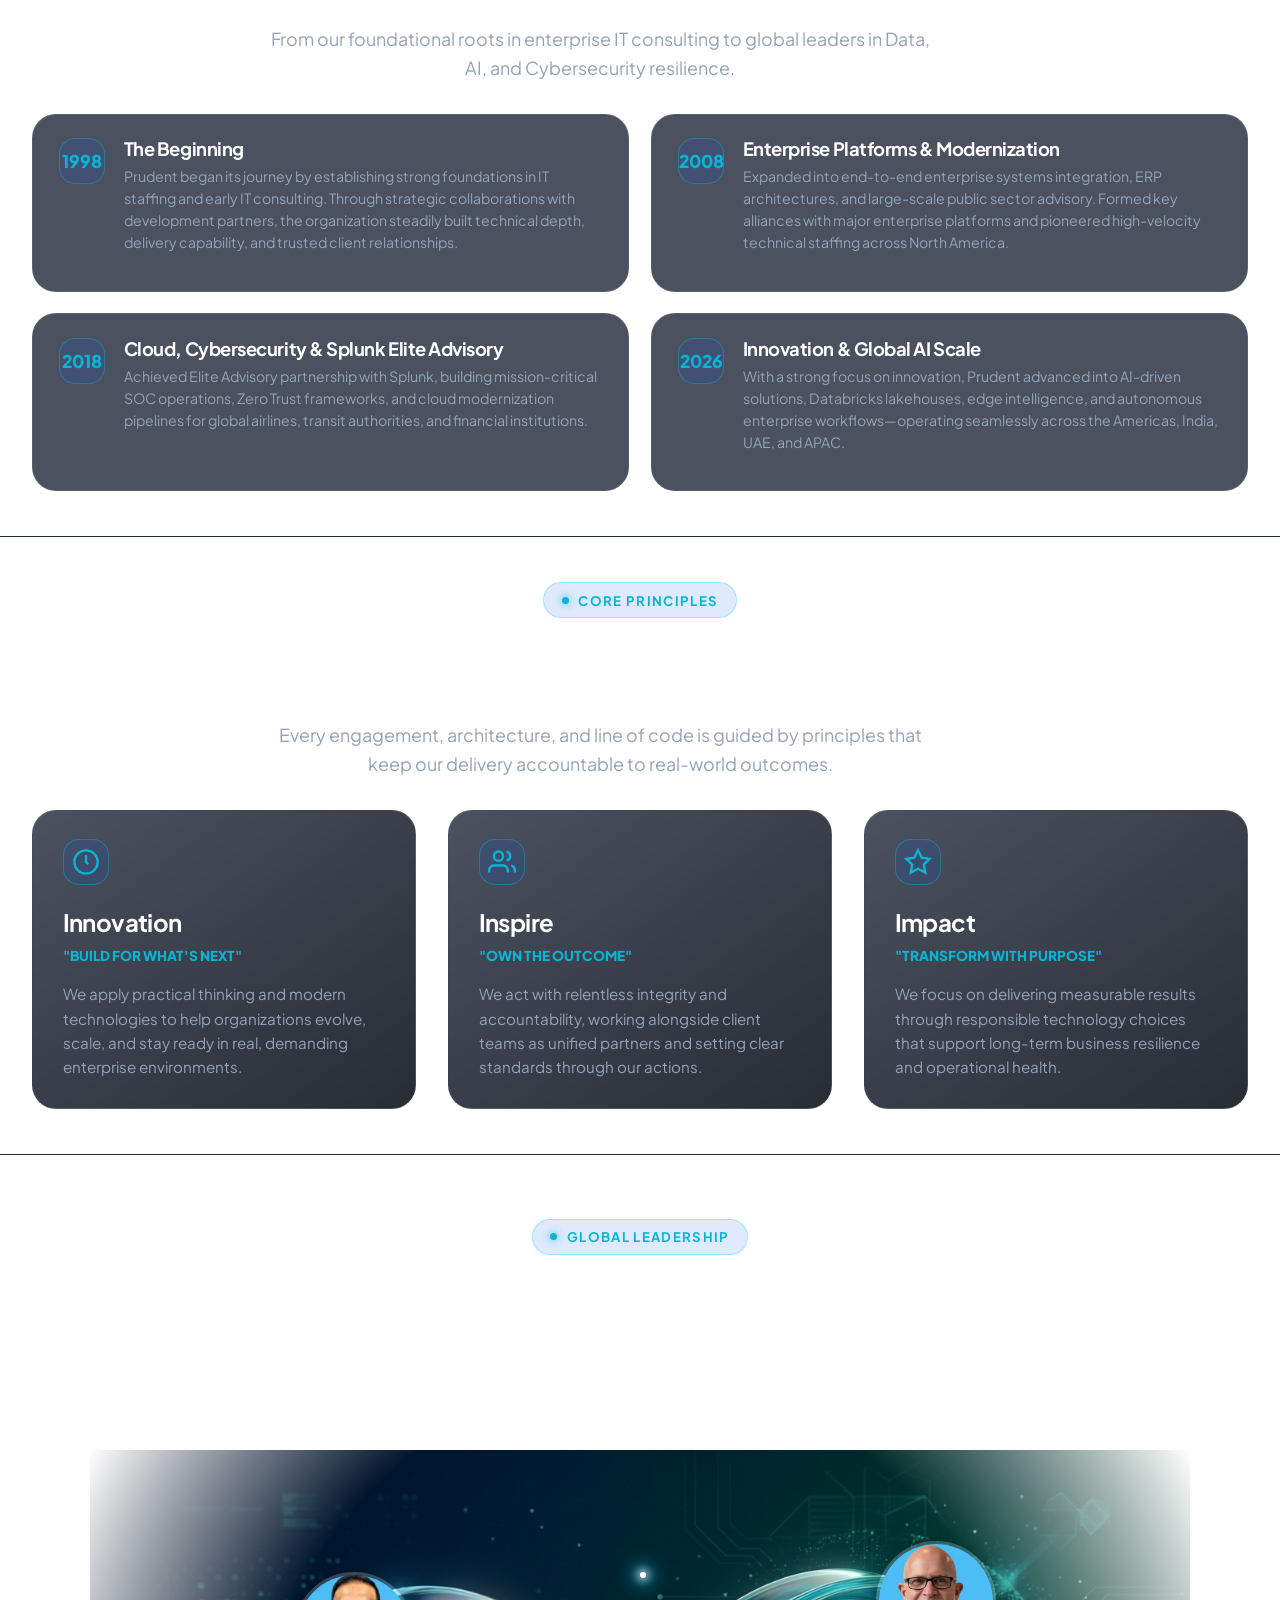
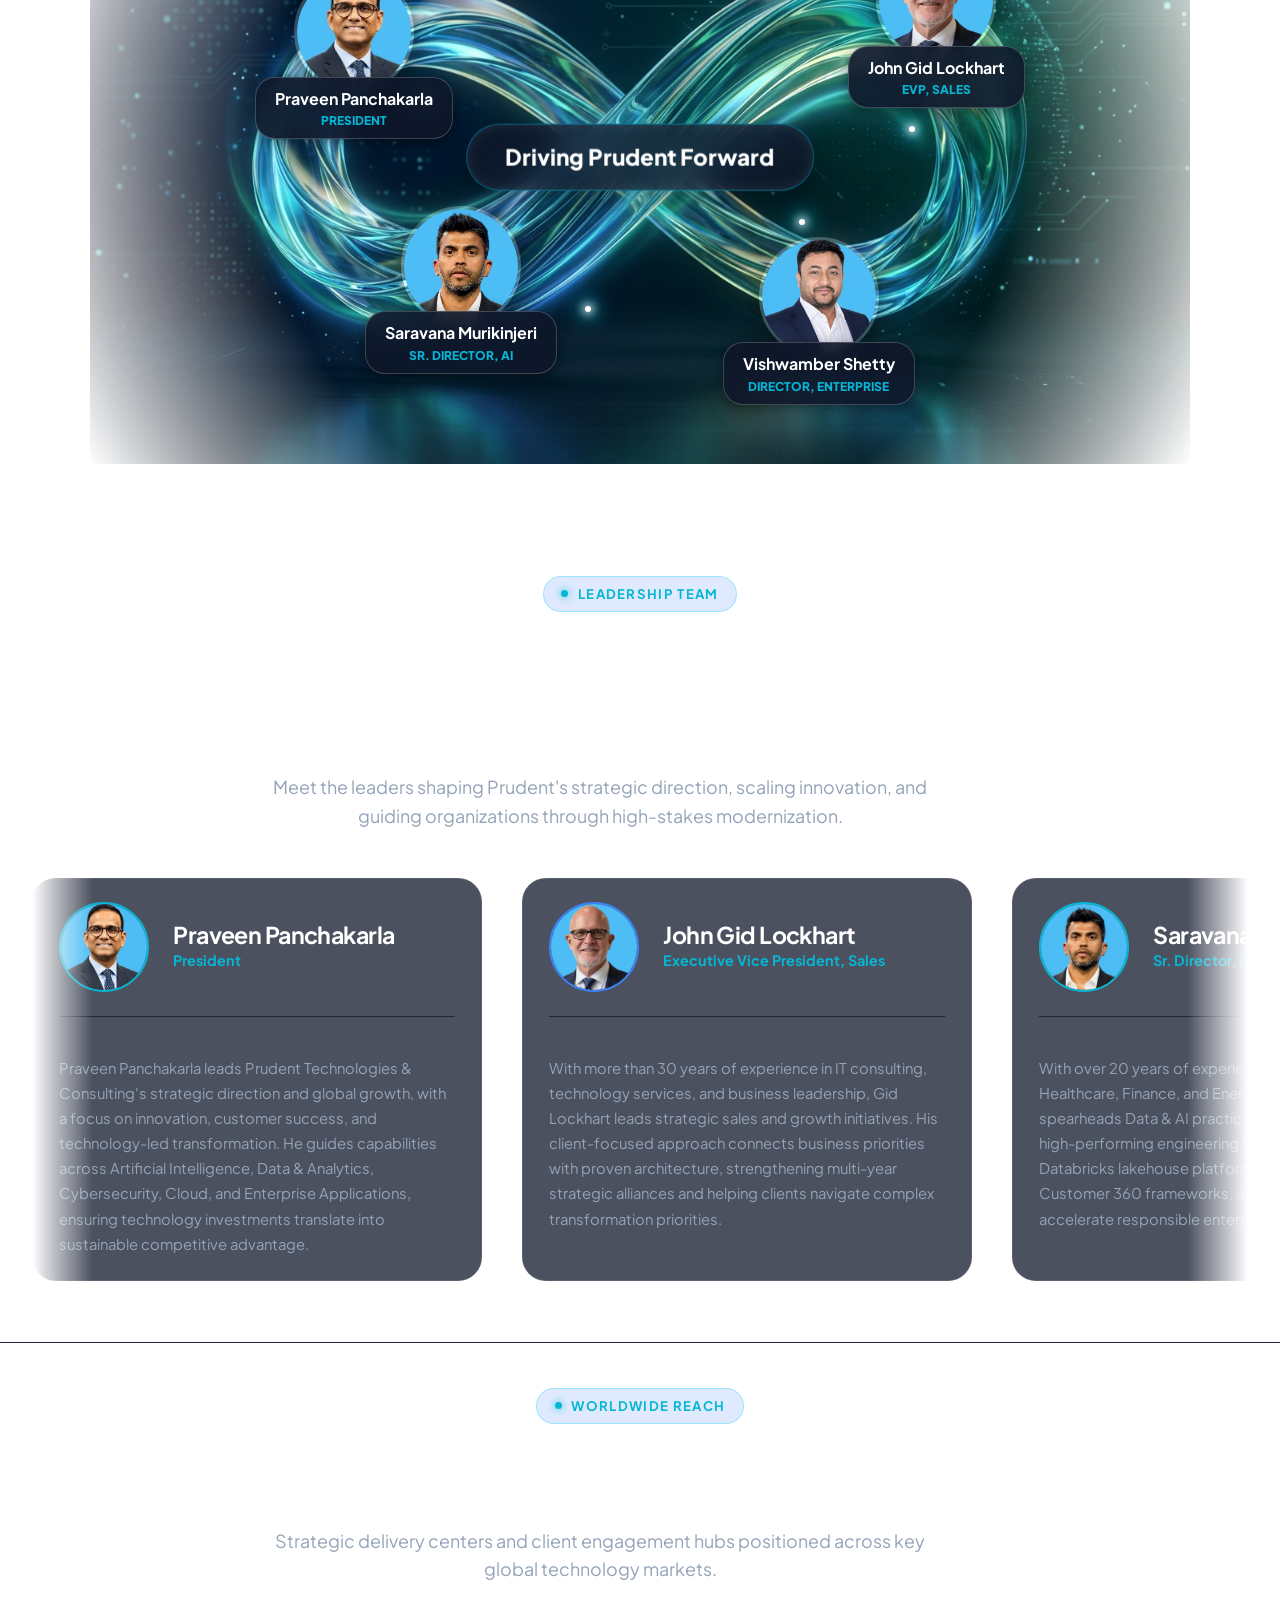
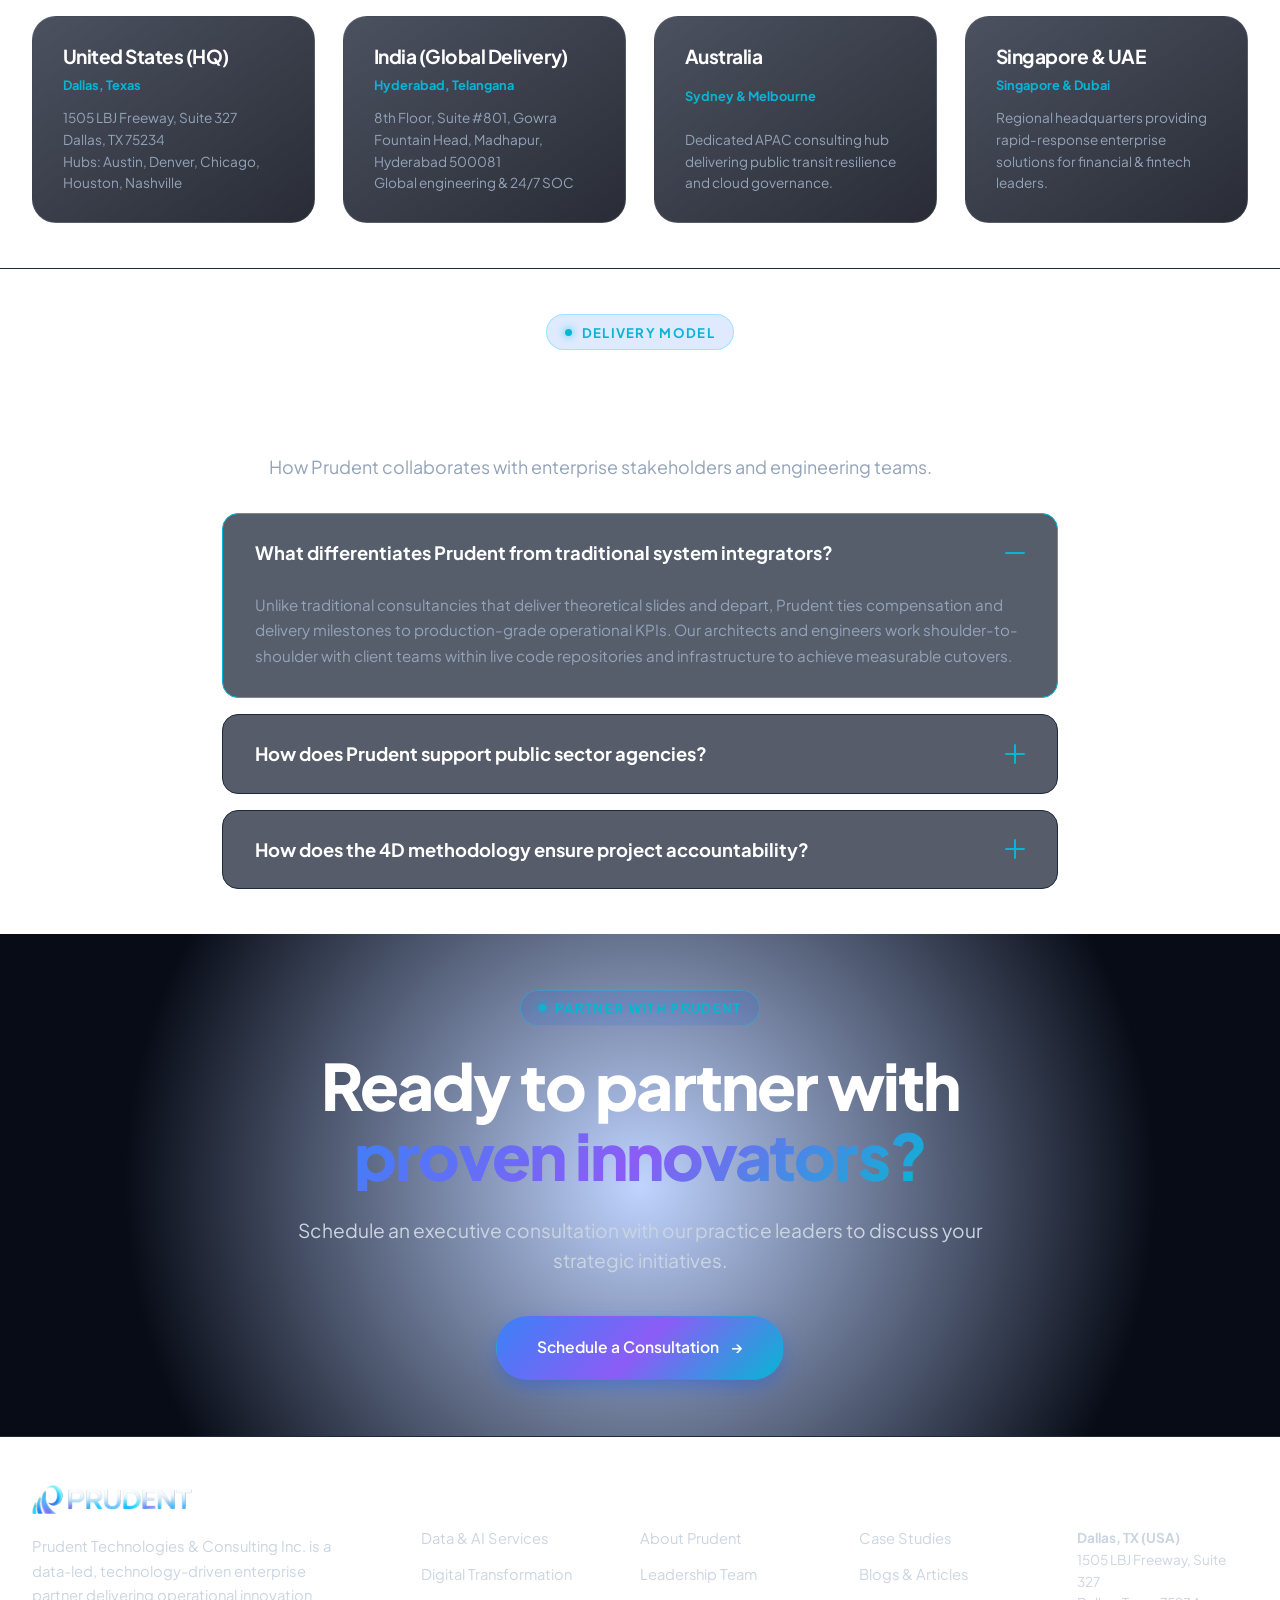
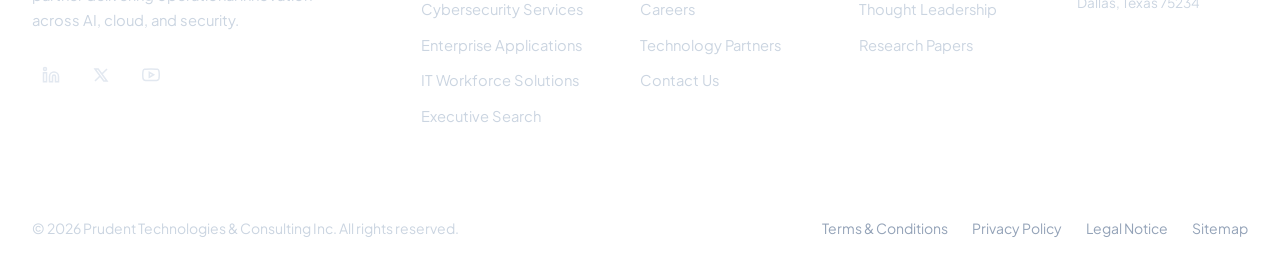
<file: about.html>
<!DOCTYPE html>
<html lang="en">
<head>
  <meta charset="UTF-8">
  <meta name="viewport" content="width=device-width, initial-scale=1.0">
  <title>About Prudent | Digital Innovation Partner</title>
  <meta name="description" content="Discover Prudent's 27-year heritage, executive leadership, core values, global delivery hubs, and enterprise outcomes.">
  
  <link rel="icon" type="image/x-icon" href="assets/images/favicon.ico">
  <link rel="stylesheet" href="css/style.css">
  <link rel="stylesheet" href="css/animations.css">
  <link rel="stylesheet" href="css/responsive.css">
</head>
<body>

  <!-- Mobile Toggle -->
  <input type="checkbox" id="mobile-nav-toggle" class="mobile-nav-toggle" aria-label="Toggle navigation">

  <!-- HEADER -->
  <header class="header-wrapper">
    <div class="container header-container">
      <a href="index.html" class="brand-logo" aria-label="Prudent Home">
        <img src="assets/images/prudent-logo-white.svg" alt="Prudent Technologies &amp; Consulting" width="160" height="38">
      </a>

      <div class="nav-menu-wrapper">
                <nav class="nav-menu" aria-label="Primary Navigation">
          <div class="nav-item nav-item-has-dropdown">
            <input type="checkbox" id="mobile-services-toggle" class="dropdown-toggle-input">
            <div class="nav-link-row">
              <a href="services.html" class="nav-link">Services</a>
              <label for="mobile-services-toggle" class="dropdown-caret-btn" aria-label="Toggle Services menu">
                <span class="caret"></span>
              </label>
            </div>
            <div class="mega-menu mega-menu-services">
              <div>
                <div class="mega-col-title">Core Disciplines</div>
                <div class="mega-list">
                  <a href="data-ai.html" class="mega-item-link">
                    <div class="mega-item-name">Data &amp; AI Services</div>
                    <div class="mega-item-desc">Decision intelligence, Databricks, and scalable GenAI.</div>
                  </a>
                  <a href="digital-transformation.html" class="mega-item-link">
                    <div class="mega-item-name">Digital Transformation</div>
                    <div class="mega-item-desc">Cloud-native engineering and modern experience platforms.</div>
                  </a>
                  <a href="cybersecurity.html" class="mega-item-link">
                    <div class="mega-item-name">Cybersecurity &amp; Resilience</div>
                    <div class="mega-item-desc">Zero Trust, MDR, and Elite Splunk Advisory.</div>
                  </a>
                </div>
              </div>

              <div>
                <div class="mega-col-title">Enterprise &amp; Talent</div>
                <div class="mega-list">
                  <a href="enterprise-applications.html" class="mega-item-link">
                    <div class="mega-item-name">Enterprise Applications</div>
                    <div class="mega-item-desc">ServiceNow, Salesforce, and UiPath RPA automation.</div>
                  </a>
                  <a href="workforce-solutions.html" class="mega-item-link">
                    <div class="mega-item-name">IT Workforce Solutions</div>
                    <div class="mega-item-desc">High-caliber specialized engineering teams.</div>
                  </a>
                  <a href="executive-search.html" class="mega-item-link">
                    <div class="mega-item-name">Executive Search</div>
                    <div class="mega-item-desc">C-suite and senior digital technology leadership.</div>
                  </a>
                </div>
              </div>

              <div>
                <div class="mega-col-title">Industry Solutions</div>
                <div class="mega-list">
                  <a href="case-studies.html" class="mega-item-link">
                    <div class="mega-item-name">Featured Case Studies</div>
                    <div class="mega-item-desc">Real-world results delivered across global enterprises.</div>
                  </a>
                </div>
              </div>
            </div>
          </div>

          <div class="nav-item">
            <a href="partners.html" class="nav-link">Partners</a>
          </div>

          <div class="nav-item nav-item-has-dropdown">
            <input type="checkbox" id="mobile-company-toggle" class="dropdown-toggle-input" checked>
            <div class="nav-link-row active">
              <a href="about.html" class="nav-link active">Company</a>
              <label for="mobile-company-toggle" class="dropdown-caret-btn" aria-label="Toggle Company menu">
                <span class="caret"></span>
              </label>
            </div>
            <div class="mega-menu mega-menu-company">
              <div>
                <div class="mega-col-title">About Prudent</div>
                <div class="mega-list">
                  <a href="#who-we-are" class="mega-item-link" onclick="document.getElementById('mobile-nav-toggle').checked=false;">
                    <div class="mega-item-name">Who We Are</div>
                    <div class="mega-item-desc">27+ years delivering digital innovation measured by outcomes.</div>
                  </a>
                  <a href="#leadership" class="mega-item-link" onclick="document.getElementById('mobile-nav-toggle').checked=false;">
                    <div class="mega-item-name">Executive Leadership</div>
                    <div class="mega-item-desc">Meet the visionaries driving Prudent's global strategy.</div>
                  </a>
                </div>
              </div>
              <div>
                <div class="mega-col-title">Culture &amp; Reach</div>
                <div class="mega-list">
                  <a href="#values" class="mega-item-link" onclick="document.getElementById('mobile-nav-toggle').checked=false;">
                    <div class="mega-item-name">Our Values</div>
                    <div class="mega-item-desc">Innovation, Inspire, and Impact across every engagement.</div>
                  </a>
                  <a href="#locations" class="mega-item-link" onclick="document.getElementById('mobile-nav-toggle').checked=false;">
                    <div class="mega-item-name">Global Presence</div>
                    <div class="mega-item-desc">Offices in USA, India, Australia, and Singapore.</div>
                  </a>
                </div>
              </div>
            </div>
          </div>

          <div class="nav-item">
            <a href="resources.html" class="nav-link">Resources</a>
          </div>

          <div class="nav-item">
            <a href="careers.html" class="nav-link">Careers</a>
          </div>
        </nav>

        <div class="nav-actions">
          <a href="#search-modal" class="search-trigger-btn" aria-label="Open Search">
            <svg width="20" height="20" viewBox="0 0 24 24" fill="none" stroke="currentColor" stroke-width="2"><circle cx="11" cy="11" r="8"></circle><line x1="21" y1="21" x2="16.65" y2="16.65"></line></svg>
          </a>
          <a href="contact.html" class="btn btn-primary">
            <span>Contact Us</span>
            <span class="arrow">&rarr;</span>
          </a>
        </div>
      </div>


      <!-- Mobile Controls -->
      <div class="mobile-controls">
        <a href="#search-modal" class="search-trigger-btn mobile-search-btn" aria-label="Open Search">
          <svg width="20" height="20" viewBox="0 0 24 24" fill="none" stroke="currentColor" stroke-width="2" stroke-linecap="round" stroke-linejoin="round"><circle cx="11" cy="11" r="8"></circle><line x1="21" y1="21" x2="16.65" y2="16.65"></line></svg>
        </a>
        <label for="mobile-nav-toggle" class="hamburger-label" aria-label="Open Mobile Menu">
          <span class="hamburger-bar"></span>
          <span class="hamburger-bar"></span>
          <span class="hamburger-bar"></span>
        </label>
      </div>
    </div>
  </header>

  <!-- SEARCH MODAL -->
  <div id="search-modal" class="search-modal">
    <a href="#" class="search-modal-backdrop-close" aria-label="Close search"></a>
    <div class="search-modal-content">
      <a href="#" class="search-modal-close" aria-label="Close Search" title="Close Search">
        <svg width="22" height="22" viewBox="0 0 24 24" fill="none" stroke="currentColor" stroke-width="2.5" stroke-linecap="round" stroke-linejoin="round" aria-hidden="true" focusable="false"><line x1="18" y1="6" x2="6" y2="18"></line><line x1="6" y1="6" x2="18" y2="18"></line></svg>
      </a>
      <div class="search-box-wrapper">
        <span class="search-icon-inside">
          <svg width="22" height="22" viewBox="0 0 24 24" fill="none" stroke="currentColor" stroke-width="2" stroke-linecap="round" stroke-linejoin="round">
            <circle cx="11" cy="11" r="8"></circle>
            <line x1="21" y1="21" x2="16.65" y2="16.65"></line>
          </svg>
        </span>
        <input type="text" class="search-input" placeholder="Search company history, leadership, locations, values..." autofocus>
      </div>
      <div class="search-tags-heading">Suggested Pages</div>
      <div class="search-pills">
        <a href="about.html#leadership" class="search-pill">Executive Leadership</a>
        <a href="about.html#values" class="search-pill">Core Values</a>
        <a href="about.html#locations" class="search-pill">Global Presence</a>
        <a href="careers.html" class="search-pill">Join Our Team</a>
      </div>
    </div>
  </div>

  <main>
    <!-- HERO SECTION -->
    <section id="who-we-are" class="hero-section hero-min-65">
      <div class="hero-glow-1"></div>
      <div class="container hero-grid">
        <div class="hero-text-content">
          <div class="eyebrow-tag animate-fade-up delay-1">Company Heritage &bull; Founded 1998</div>
          <h1 class="display-title animate-fade-up delay-2 anim-fade-up">
            A Data-Led, <br>
            <span class="text-gradient">Technology-Driven</span> Partner
          </h1>
          <p class="hero-lead-text animate-fade-up delay-3">
            Working alongside enterprises to turn complex technology initiatives into dependable, measurable business outcomes. We bridge the gap between ambitious board decks and production operations.
          </p>
          <div class="btn-group animate-fade-up delay-4">
            <a href="contact.html" class="btn btn-primary">
              <span>Schedule a Consultation</span>
              <span class="arrow">&rarr;</span>
            </a>
            <a href="#leadership" class="btn btn-secondary">
              <span>Meet Leadership</span>
            </a>
          </div>
        </div>

        <div class="hero-visual-frame animate-scale delay-5">
          <img src="assets/images/heroes/hero-company.png" alt="Prudent Enterprise Leadership" class="hero-visual-img">
        </div>
      </div>
    </section>

    <!-- STATS STRIP -->
    <section class="stats-section">
      <div class="container stats-grid">
        <div class="stat-card">
          <div class="stat-number">27+</div>
          <div class="stat-label">Years of Innovation</div>
          <div class="stat-sub">Established 1998 in Dallas, Texas</div>
        </div>
        <div class="stat-card">
          <div class="stat-number">705+</div>
          <div class="stat-label">Enterprise Clients</div>
          <div class="stat-sub">Across Healthcare, FinTech, &amp; Gov</div>
        </div>
        <div class="stat-card">
          <div class="stat-number">1,200+</div>
          <div class="stat-label">Specialized Engineers</div>
          <div class="stat-sub">Across 4 Global Delivery Centers</div>
        </div>
        <div class="stat-card">
          <div class="stat-number">99.98%</div>
          <div class="stat-label">Operational Reliability</div>
          <div class="stat-sub">Audit-Ready Production Deployments</div>
        </div>
      </div>
    </section>

    <!-- COMPANY EVOLUTION TIMELINE -->
    <section class="section-padding section-dark-bg" >
      <div class="container">
        <div class="section-header-centered">
          <div class="eyebrow-tag anim-fade-up">Our Evolution</div>
          <h2 class="section-title anim-fade-up">27+ Years of Measured Growth</h2>
          <p class="section-subtitle anim-fade-up anim-delay-1">
            From our foundational roots in enterprise IT consulting to global leaders in Data, AI, and Cybersecurity resilience.
          </p>
        </div>

        <div class="pillars-grid">
          <div class="pillar-card anim-fade-up anim-delay-2">
            <div class="pillar-icon-box">
              <span class="brand-highlight-text">1998</span>
            </div>
            <div class="pillar-content">
              <h3>The Beginning</h3>
              <p>
                Prudent began its journey by establishing strong foundations in IT staffing and early IT consulting. Through strategic collaborations with development partners, the organization steadily built technical depth, delivery capability, and trusted client relationships.
              </p>
            </div>
          </div>

          <div class="pillar-card anim-fade-up anim-delay-2">
            <div class="pillar-icon-box">
              <span class="brand-highlight-text">2008</span>
            </div>
            <div class="pillar-content">
              <h3>Enterprise Platforms &amp; Modernization</h3>
              <p>
                Expanded into end-to-end enterprise systems integration, ERP architectures, and large-scale public sector advisory. Formed key alliances with major enterprise platforms and pioneered high-velocity technical staffing across North America.
              </p>
            </div>
          </div>

          <div class="pillar-card anim-fade-up anim-delay-2">
            <div class="pillar-icon-box">
              <span class="brand-highlight-text">2018</span>
            </div>
            <div class="pillar-content">
              <h3>Cloud, Cybersecurity &amp; Splunk Elite Advisory</h3>
              <p>
                Achieved Elite Advisory partnership with Splunk, building mission-critical SOC operations, Zero Trust frameworks, and cloud modernization pipelines for global airlines, transit authorities, and financial institutions.
              </p>
            </div>
          </div>

          <div class="pillar-card anim-fade-up anim-delay-2">
            <div class="pillar-icon-box">
              <span class="brand-highlight-text">2026</span>
            </div>
            <div class="pillar-content">
              <h3>Innovation &amp; Global AI Scale</h3>
              <p>
                With a strong focus on innovation, Prudent advanced into AI-driven solutions, Databricks lakehouses, edge intelligence, and autonomous enterprise workflows—operating seamlessly across the Americas, India, UAE, and APAC.
              </p>
            </div>
          </div>
        </div>
      </div>
    </section>

    <!-- CORE VALUES (Innovation, Inspire, Impact) -->
    <section id="values" class="section-padding section-border-both" >
      <div class="container">
        <div class="section-header-centered">
          <div class="eyebrow-tag anim-fade-up">Core Principles</div>
          <h2 class="section-title anim-fade-up">Values That Drive Us</h2>
          <p class="section-subtitle anim-fade-up anim-delay-1">
            Every engagement, architecture, and line of code is guided by principles that keep our delivery accountable to real-world outcomes.
          </p>
        </div>

        <div class="values-grid">
          <div class="service-card anim-fade-up anim-delay-2 card-min-280" >
            <div class="pillar-icon-box anim-float icon-box-mb-15" >
              <svg width="28" height="28" viewBox="0 0 24 24" fill="none" stroke="currentColor" stroke-width="2"><circle cx="12" cy="12" r="10"></circle><polyline points="12 6 12 12 14 14"></polyline></svg>
            </div>
            <h3 class="value-card-title">Innovation</h3>
            <div class="value-card-eyebrow">"Build for What's Next"</div>
            <p class="value-card-desc">
              We apply practical thinking and modern technologies to help organizations evolve, scale, and stay ready in real, demanding enterprise environments.
            </p>
          </div>

          <div class="service-card anim-fade-up anim-delay-2 card-min-280" >
            <div class="pillar-icon-box anim-float icon-box-mb-15" >
              <svg width="28" height="28" viewBox="0 0 24 24" fill="none" stroke="currentColor" stroke-width="2"><path d="M17 21v-2a4 4 0 0 0-4-4H5a4 4 0 0 0-4 4v2"></path><circle cx="9" cy="7" r="4"></circle><path d="M23 21v-2a4 4 0 0 0-3-3.87"></path><path d="M16 3.13a4 4 0 0 1 0 7.75"></path></svg>
            </div>
            <h3 class="value-card-title">Inspire</h3>
            <div class="value-card-eyebrow">"Own the Outcome"</div>
            <p class="value-card-desc">
              We act with relentless integrity and accountability, working alongside client teams as unified partners and setting clear standards through our actions.
            </p>
          </div>

          <div class="service-card anim-fade-up anim-delay-2 card-min-280" >
            <div class="pillar-icon-box anim-float icon-box-mb-15" >
              <svg width="28" height="28" viewBox="0 0 24 24" fill="none" stroke="currentColor" stroke-width="2"><polygon points="12 2 15.09 8.26 22 9.27 17 14.14 18.18 21.02 12 17.77 5.82 21.02 7 14.14 2 9.27 8.91 8.26 12 2"></polygon></svg>
            </div>
            <h3 class="value-card-title">Impact</h3>
            <div class="value-card-eyebrow">"Transform with Purpose"</div>
            <p class="value-card-desc">
              We focus on delivering measurable results through responsible technology choices that support long-term business resilience and operational health.
            </p>
          </div>
        </div>
      </div>
    </section>

    
    

    <section class="infinity-leadership-section">
      <div class="section-header-centered">
        <div class="eyebrow-tag anim-fade-up">Global Leadership</div>
        <h2 class="section-title anim-fade-up">Unified by Vision. Powered by Expertise.</h2>
      </div>

      <div class="sn-graphic-container anim-fade-up anim-delay-2">
        <img src="assets/images/infinity-loop.jpg" alt="Autonomous Workflows" class="sn-bg-image">
        
        <!-- Praveen (Top Left) -->
        <div class="sn-user leader-1">
          <img src="assets/images/team/praveen-panchakarla.png" alt="Praveen Panchakarla">
          <div class="sn-user-tag">
            Praveen Panchakarla
            <span>President</span>
          </div>
        </div>

        <!-- Gid Lockhart (Top Right) -->
        <div class="sn-user leader-2">
          <img src="assets/images/team/gid-lockhart.png" alt="John Gid Lockhart">
          <div class="sn-user-tag">
            John Gid Lockhart
            <span>EVP, Sales</span>
          </div>
        </div>

        <!-- Saravana (Bottom Left) -->
        <div class="sn-user leader-3">
          <img src="assets/images/team/saravana-murikinjeri.png" alt="Saravana Murikinjeri">
          <div class="sn-user-tag">
            Saravana Murikinjeri
            <span>Sr. Director, AI</span>
          </div>
        </div>

        <!-- Vishwamber (Bottom Right) -->
        <div class="sn-user leader-4">
          <img src="assets/images/team/vishwamber-shetty.png" alt="Vishwamber Shetty">
          <div class="sn-user-tag">
            Vishwamber Shetty
            <span>Director, Enterprise</span>
          </div>
        </div>

        <!-- Center Glass Pill -->
        <div class="sn-center-pill">
          Driving Prudent Forward
        </div>

        <!-- Sparkles -->
        <span class="sn-sparkle s1"></span>
        <span class="sn-sparkle s2"></span>
        <span class="sn-sparkle s3"></span>
        <span class="sn-sparkle s4"></span>
        <span class="sn-sparkle s5"></span>
      </div>
    </section>

    <!-- EXECUTIVE LEADERSHIP TEAM -->
    <section id="leadership" class="section-padding section-dark-bg" >
      <div class="container">
        <div class="section-header-centered">
          <div class="eyebrow-tag anim-fade-up">Leadership Team</div>
          <h2 class="section-title anim-fade-up">The People Driving Prudent Forward</h2>
          <p class="section-subtitle anim-fade-up anim-delay-1">
            Meet the leaders shaping Prudent's strategic direction, scaling innovation, and guiding organizations through high-stakes modernization.
          </p>
        </div>

        

        <div class="leadership-marquee-container">
          <div class="leadership-marquee">
            
            <!-- GROUP 1 (Original 4) -->
            <!-- Leader 1 -->
            <article class="pillar-card leadership-card">
              <div class="leadership-card-header">
                <img src="assets/images/team/praveen-panchakarla.png" alt="Praveen Panchakarla" class="leadership-avatar-cyan">
                <div>
                  <h3 class="leadership-name">Praveen Panchakarla</h3>
                  <div class="leadership-role">President</div>
                </div>
              </div>
              <p class="leadership-bio">
                Praveen Panchakarla leads Prudent Technologies &amp; Consulting's strategic direction and global growth, with a focus on innovation, customer success, and technology-led transformation. He guides capabilities across Artificial Intelligence, Data &amp; Analytics, Cybersecurity, Cloud, and Enterprise Applications, ensuring technology investments translate into sustainable competitive advantage.
              </p>
            </article>

            <!-- Leader 2 -->
            <article class="pillar-card leadership-card">
              <div class="leadership-card-header">
                <img src="assets/images/team/gid-lockhart.png" alt="John Gid Lockhart" class="leadership-avatar-blue">
                <div>
                  <h3 class="leadership-name">John Gid Lockhart</h3>
                  <div class="leadership-role">Executive Vice President, Sales</div>
                </div>
              </div>
              <p class="leadership-bio">
                With more than 30 years of experience in IT consulting, technology services, and business leadership, Gid Lockhart leads strategic sales and growth initiatives. His client-focused approach connects business priorities with proven architecture, strengthening multi-year strategic alliances and helping clients navigate complex transformation priorities.
              </p>
            </article>

            <!-- Leader 3 -->
            <article class="pillar-card leadership-card">
              <div class="leadership-card-header">
                <img src="assets/images/team/saravana-murikinjeri.png" alt="Saravana Murikinjeri" class="leadership-avatar-cyan">
                <div>
                  <h3 class="leadership-name">Saravana Murikinjeri</h3>
                  <div class="leadership-role">Sr. Director, Data Analytics &amp; AI</div>
                </div>
              </div>
              <p class="leadership-bio">
                With over 20 years of experience across Retail, Healthcare, Finance, and Energy, Saravana Murikinjeri spearheads Data &amp; AI practice development. He leads high-performing engineering teams delivering Databricks lakehouse platforms, generative AI systems, Customer 360 frameworks, and automated MLOps that accelerate responsible enterprise AI adoption.
              </p>
            </article>

            <!-- Leader 4 -->
            <article class="pillar-card leadership-card">
              <div class="leadership-card-header">
                <img src="assets/images/team/vishwamber-shetty.png" alt="Vishwamber Shetty" class="leadership-avatar-blue">
                <div>
                  <h3 class="leadership-name">Vishwamber Shetty</h3>
                  <div class="leadership-role">Director, Enterprise Applications</div>
                </div>
              </div>
              <p class="leadership-bio">
                A TOGAF-certified Enterprise Architect with 18+ years of deep technical mastery, Vishwamber leads Prudent's enterprise workflow capabilities across ServiceNow, Salesforce, and UiPath RPA. He enables clients to simplify complex legacy application estates and build resilient, automated workflows that improve operational velocity.
              </p>
            </article>

            <!-- GROUP 2 (Duplicate for seamless loop) -->
            <!-- Leader 1 -->
            <article class="pillar-card leadership-card" aria-hidden="true">
              <div class="leadership-card-header">
                <img src="assets/images/team/praveen-panchakarla.png" alt="Praveen Panchakarla" class="leadership-avatar-cyan">
                <div>
                  <h3 class="leadership-name">Praveen Panchakarla</h3>
                  <div class="leadership-role">President</div>
                </div>
              </div>
              <p class="leadership-bio">
                Praveen Panchakarla leads Prudent Technologies &amp; Consulting's strategic direction and global growth, with a focus on innovation, customer success, and technology-led transformation. He guides capabilities across Artificial Intelligence, Data &amp; Analytics, Cybersecurity, Cloud, and Enterprise Applications, ensuring technology investments translate into sustainable competitive advantage.
              </p>
            </article>

            <!-- Leader 2 -->
            <article class="pillar-card leadership-card" aria-hidden="true">
              <div class="leadership-card-header">
                <img src="assets/images/team/gid-lockhart.png" alt="John Gid Lockhart" class="leadership-avatar-blue">
                <div>
                  <h3 class="leadership-name">John Gid Lockhart</h3>
                  <div class="leadership-role">Executive Vice President, Sales</div>
                </div>
              </div>
              <p class="leadership-bio">
                With more than 30 years of experience in IT consulting, technology services, and business leadership, Gid Lockhart leads strategic sales and growth initiatives. His client-focused approach connects business priorities with proven architecture, strengthening multi-year strategic alliances and helping clients navigate complex transformation priorities.
              </p>
            </article>

            <!-- Leader 3 -->
            <article class="pillar-card leadership-card" aria-hidden="true">
              <div class="leadership-card-header">
                <img src="assets/images/team/saravana-murikinjeri.png" alt="Saravana Murikinjeri" class="leadership-avatar-cyan">
                <div>
                  <h3 class="leadership-name">Saravana Murikinjeri</h3>
                  <div class="leadership-role">Sr. Director, Data Analytics &amp; AI</div>
                </div>
              </div>
              <p class="leadership-bio">
                With over 20 years of experience across Retail, Healthcare, Finance, and Energy, Saravana Murikinjeri spearheads Data &amp; AI practice development. He leads high-performing engineering teams delivering Databricks lakehouse platforms, generative AI systems, Customer 360 frameworks, and automated MLOps that accelerate responsible enterprise AI adoption.
              </p>
            </article>

            <!-- Leader 4 -->
            <article class="pillar-card leadership-card" aria-hidden="true">
              <div class="leadership-card-header">
                <img src="assets/images/team/vishwamber-shetty.png" alt="Vishwamber Shetty" class="leadership-avatar-blue">
                <div>
                  <h3 class="leadership-name">Vishwamber Shetty</h3>
                  <div class="leadership-role">Director, Enterprise Applications</div>
                </div>
              </div>
              <p class="leadership-bio">
                A TOGAF-certified Enterprise Architect with 18+ years of deep technical mastery, Vishwamber leads Prudent's enterprise workflow capabilities across ServiceNow, Salesforce, and UiPath RPA. He enables clients to simplify complex legacy application estates and build resilient, automated workflows that improve operational velocity.
              </p>
            </article>

          </div>
      </div>
    </section>

    <!-- GLOBAL PRESENCE -->
    <section id="locations" class="section-padding section-border-top" >
      <div class="container">
        <div class="section-header-centered">
          <div class="eyebrow-tag anim-fade-up">Worldwide Reach</div>
          <h2 class="section-title anim-fade-up">Global Presence</h2>
          <p class="section-subtitle anim-fade-up anim-delay-1">
            Strategic delivery centers and client engagement hubs positioned across key global technology markets.
          </p>
        </div>

        <div class="locations-grid">
          <div class="service-card anim-fade-up anim-delay-2 card-min-auto" >
            <h4 class="location-card-title">United States (HQ)</h4>
            <div class="location-card-status">Dallas, Texas</div>
            <p class="location-card-address">
              1505 LBJ Freeway, Suite 327<br>Dallas, TX 75234<br>Hubs: Austin, Denver, Chicago, Houston, Nashville
            </p>
          </div>

          <div class="service-card anim-fade-up anim-delay-2 card-min-auto" >
            <h4 class="location-card-title">India (Global Delivery)</h4>
            <div class="location-card-status">Hyderabad, Telangana</div>
            <p class="location-card-address">
              8th Floor, Suite #801, Gowra Fountain Head, Madhapur, Hyderabad 500081<br>Global engineering &amp; 24/7 SOC
            </p>
          </div>

          <div class="service-card anim-fade-up anim-delay-2 card-min-auto" >
            <h4 class="location-card-title">Australia</h4>
            <div class="location-card-status">Sydney &amp; Melbourne</div>
            <p class="location-card-address">
              Dedicated APAC consulting hub delivering public transit resilience and cloud governance.
            </p>
          </div>

          <div class="service-card anim-fade-up anim-delay-2 card-min-auto" >
            <h4 class="location-card-title">Singapore &amp; UAE</h4>
            <div class="location-card-status">Singapore &amp; Dubai</div>
            <p class="location-card-address">
              Regional headquarters providing rapid-response enterprise solutions for financial &amp; fintech leaders.
            </p>
          </div>
        </div>
      </div>
    </section>

    <!-- PURE CSS ACCORDION (OPERATING MODEL FAQ) -->
    <section class="section-padding section-dark-border-top" >
      <div class="container container-narrow-900" >
        <div class="section-header-centered">
          <div class="eyebrow-tag anim-fade-up">Delivery Model</div>
          <h2 class="section-title anim-fade-up">Frequently Asked Questions</h2>
          <p class="section-subtitle anim-fade-up anim-delay-1">
            How Prudent collaborates with enterprise stakeholders and engineering teams.
          </p>
        </div>

        <div class="accordion-group">
          <details class="accordion-item" open>
            <summary class="accordion-summary">
              <span>What differentiates Prudent from traditional system integrators?</span>
              <span class="accordion-icon"></span>
            </summary>
            <div class="accordion-content">
              Unlike traditional consultancies that deliver theoretical slides and depart, Prudent ties compensation and delivery milestones to production-grade operational KPIs. Our architects and engineers work shoulder-to-shoulder with client teams within live code repositories and infrastructure to achieve measurable cutovers.
            </div>
          </details>

          <details class="accordion-item">
            <summary class="accordion-summary">
              <span>How does Prudent support public sector agencies?</span>
              <span class="accordion-icon"></span>
            </summary>
            <div class="accordion-content">
              Prudent is an authorized vendor on the State of Texas Department of Information Resources (DIR) Information Technology Staff Augmentation Contract (ITSAC). This pre-vetted vehicle allows Texas state agencies, higher education institutions, and local governments to engage Prudent's technical talent without lengthy RFP cycles.
            </div>
          </details>

          <details class="accordion-item">
            <summary class="accordion-summary">
              <span>How does the 4D methodology ensure project accountability?</span>
              <span class="accordion-icon"></span>
            </summary>
            <div class="accordion-content">
              Our 4D model (Define, Design, Deliver, Demonstrate) establishes non-negotiable success metrics in phase one. Design embeds compliance and scale up front. Delivery is conducted in production-like environments, and Demonstration provides empirical data showing performance improvements, MTTD reductions, or cost savings.
            </div>
          </details>
        </div>
      </div>
    </section>

    <!-- FINAL CTA -->
    <section class="cta-section">
      <div class="container cta-box">
        <div class="eyebrow-tag anim-fade-up">Partner with Prudent</div>
        <h2 class="cta-heading">Ready to partner with <br><span class="text-gradient">proven innovators?</span></h2>
        <p class="cta-subtext">Schedule an executive consultation with our practice leaders to discuss your strategic initiatives.</p>
        <div class="btn-group btn-group-center" >
          <a href="contact.html" class="btn btn-primary btn-cta-lg" >
            <span>Schedule a Consultation</span>
            <span class="arrow">&rarr;</span>
          </a>
        </div>
      </div>
    </section>
  </main>

  <!-- FOOTER -->
  <footer class="footer-wrapper">
    <div class="container">
      <div class="footer-grid">
        
        <!-- Brand & Description -->
        <div class="footer-brand">
          <a href="index.html" aria-label="Prudent Home">
            <img src="assets/images/prudent-logo-white.svg" alt="Prudent" width="160" height="38">
          </a>
          <p>
            Prudent Technologies &amp; Consulting Inc. is a data-led, technology-driven enterprise partner delivering operational innovation across AI, cloud, and security.
          </p>
          <div class="footer-social-links">
            <a href="https://www.linkedin.com/company/prudent-technologies-and-consulting-inc/" target="_blank" rel="noopener noreferrer" class="footer-social-btn" aria-label="LinkedIn">
              <svg width="18" height="18" viewBox="0 0 24 24" fill="none" stroke="currentColor" stroke-width="2"><path d="M16 8a6 6 0 0 1 6 6v7h-4v-7a2 2 0 0 0-2-2 2 2 0 0 0-2 2v7h-4v-7a6 6 0 0 1 6-6z"></path><rect x="2" y="9" width="4" height="12"></rect><circle cx="4" cy="4" r="2"></circle></svg>
            </a>
            <a href="https://x.com/Prudent_USA/" target="_blank" rel="noopener noreferrer" class="footer-social-btn" aria-label="X / Twitter">
              <svg width="18" height="18" viewBox="0 0 24 24" fill="none" stroke="currentColor" stroke-width="2"><path d="M4 4l11.733 16h4.267l-11.733 -16z"></path><path d="M4 20l6.768 -6.768m2.46 -2.46l6.772 -6.772"></path></svg>
            </a>
            <a href="https://www.youtube.com/@PrudentTechnologiesConsulting/" target="_blank" rel="noopener noreferrer" class="footer-social-btn" aria-label="YouTube">
              <svg width="18" height="18" viewBox="0 0 24 24" fill="none" stroke="currentColor" stroke-width="2"><path d="M22.54 6.42a2.78 2.78 0 0 0-1.94-2C18.88 4 12 4 12 4s-6.88 0-8.6.46a2.78 2.78 0 0 0-1.94 2A29 29 0 0 0 1 11.75a29 29 0 0 0 .46 5.33A2.78 2.78 0 0 0 3.4 19c1.72.46 8.6.46 8.6.46s6.88 0 8.6-.46a2.78 2.78 0 0 0 1.94-2 29 29 0 0 0 .46-5.25 29 29 0 0 0-.46-5.33z"></path><polygon points="9.75 15.02 15.5 11.75 9.75 8.48 9.75 15.02"></polygon></svg>
            </a>
          </div>
        </div>

        <!-- Col 1: Services -->
        <div>
          <div class="footer-col-title">Services</div>
          <div class="footer-links-list">
            <a href="data-ai.html" class="footer-link">Data &amp; AI Services</a>
            <a href="digital-transformation.html" class="footer-link">Digital Transformation</a>
            <a href="cybersecurity.html" class="footer-link">Cybersecurity Services</a>
            <a href="enterprise-applications.html" class="footer-link">Enterprise Applications</a>
            <a href="workforce-solutions.html" class="footer-link">IT Workforce Solutions</a>
            <a href="executive-search.html" class="footer-link">Executive Search</a>
          </div>
        </div>

        <!-- Col 2: Company -->
        <div>
          <div class="footer-col-title">Company</div>
          <div class="footer-links-list">
            <a href="about.html" class="footer-link">About Prudent</a>
            <a href="about.html#leadership" class="footer-link">Leadership Team</a>
            <a href="careers.html" class="footer-link">Careers</a>
            <a href="partners.html" class="footer-link">Technology Partners</a>
            <a href="contact.html" class="footer-link">Contact Us</a>
          </div>
        </div>

        <!-- Col 3: Resources -->
        <div>
          <div class="footer-col-title">Resources</div>
          <div class="footer-links-list">
            <a href="case-studies.html" class="footer-link">Case Studies</a>
            <a href="resources.html" class="footer-link">Blogs &amp; Articles</a>
            <a href="resources.html#insights" class="footer-link">Thought Leadership</a>
            <a href="resources.html#whitepapers" class="footer-link">Research Papers</a>
          </div>
        </div>

        <!-- Col 4: Global HQ -->
        <div>
          <div class="footer-col-title">Headquarters</div>
          <div class="footer-links-list footer-contact-info" >
            <p class="footer-company-name">
              <a href="https://maps.app.goo.gl/bRKtYPuZdha2ME969" class="foot-add"><strong>Dallas, TX (USA)</strong><br>
              1505 LBJ Freeway, Suite 327<br>
              Dallas, Texas 75234</a>
            </p>
            <p class="footer-address-text">
              Phone: <a href="tel:+12146158787" class="foot-add" >+1 (214) 615-8787</a><br>
            </p>
            <p class="email footer-email-text" >
              Email: <a href="mailto:info@prudentconsulting.com" class="foot-add">info@prudentconsulting.com</a>
            </p>
          </div>
        </div>

      </div>

      <!-- Footer Bottom -->
      <div class="footer-bottom">
        <div>
          &copy; 2026 Prudent Technologies &amp; Consulting Inc. All rights reserved.
        </div>
        <div class="footer-legal-links">
          <a href="contact.html">Terms &amp; Conditions</a>
          <a href="contact.html">Privacy Policy</a>
          <a href="contact.html">Legal Notice</a>
          <a href="contact.html">Sitemap</a>
        </div>
      </div>
    </div>
  </footer>

<div id="contact-modal" class="contact-modal-overlay" role="dialog" aria-modal="true" aria-labelledby="modal-title">
    <a href="#" class="contact-modal-backdrop-close" aria-label="Close modal"></a>
    <div class="contact-modal-card">
      <a href="#" class="contact-modal-close" aria-label="Close modal">&times;</a>
      <div class="contact-modal-header">
        <div class="eyebrow-tag">Direct Enterprise Advisory</div>
        <h2 id="modal-title" class="contact-modal-title">Schedule a Consultation</h2>
        <p class="contact-modal-desc">Speak directly with our senior enterprise practice leadership. Complete the form below and we will connect within one business day.</p>
      </div>
      <form class="contact-modal-form" action="#thanks-modal" onsubmit="event.preventDefault(); window.location.hash = 'thanks-modal'; this.reset();">
        <div class="contact-modal-grid">
          <div class="contact-modal-field">
            <label class="contact-modal-label" for="modal-fullName">Full Name *</label>
            <input class="contact-modal-input" id="modal-fullName" name="fullName" type="text" placeholder="Enter full name" required pattern="^[a-zA-Z\s\.\-']{2,60}$" title="Please enter your full name (minimum 2 characters, letters only)">
          </div>
          <div class="contact-modal-field">
            <label class="contact-modal-label" for="modal-company">Company Name *</label>
            <input class="contact-modal-input" id="modal-company" name="company" type="text" placeholder="Company or organization" required pattern=".{2,100}" title="Please enter your company or organization name (minimum 2 characters)">
          </div>
          <div class="contact-modal-field">
            <label class="contact-modal-label" for="modal-email">Work Email *</label>
            <input class="contact-modal-input" id="modal-email" name="email" type="email" placeholder="name@enterprise.com" required pattern="^[a-zA-Z0-9._%+\-]+@[a-zA-Z0-9.\-]+\.[a-zA-Z]{2,}$" title="Please enter a valid work email address (e.g. name@enterprise.com)">
          </div>
          <div class="contact-modal-field">
            <label class="contact-modal-label" for="modal-phone">Phone Number</label>
            <input class="contact-modal-input" id="modal-phone" name="phone" type="tel" placeholder="+1 (000) 000-0000" pattern="[0-9+() \.\-]{7,20}" title="Please enter a valid phone number (minimum 7 digits, digits and symbols allowed)">
          </div>
          <div class="contact-modal-field contact-modal-full">
            <label class="contact-modal-label" for="modal-service">Service Discipline *</label>
            <select class="contact-modal-input" id="modal-service" name="service" required title="Please select a discipline">
              <option value="">Select a discipline</option>
              <option value="Data &amp; AI Services">Data &amp; AI Services</option>
              <option value="Digital Transformation">Digital Transformation</option>
              <option value="Cybersecurity">Cybersecurity &amp; Resilience</option>
              <option value="Enterprise Applications">Enterprise Applications</option>
              <option value="IT Workforce Solutions">IT Workforce Solutions</option>
              <option value="Executive Search">Executive Search</option>
            </select>
          </div>
          <div class="contact-modal-field contact-modal-full">
            <label class="contact-modal-label" for="modal-requirement">Requirement Overview</label>
            <textarea class="contact-modal-input contact-modal-textarea" id="modal-requirement" name="requirement" rows="3" placeholder="Briefly describe your business challenge or architectural initiative..."></textarea>
          </div>
        </div>
        <button class="contact-modal-btn" type="submit">
          <span>Schedule Consultation</span>
          <span>&rarr;</span>
        </button>
      </form>
    </div>
  </div>
  <div id="thanks-modal" class="thanks-modal-overlay" role="dialog" aria-modal="true" aria-labelledby="thanks-modal-title">
    <a href="#" class="thanks-modal-backdrop-close" aria-label="Close modal"></a>
    <div class="thanks-modal-card">
      <a href="#" class="thanks-modal-close" aria-label="Close modal">&times;</a>
      <div class="thanks-modal-icon-wrap">
        <svg class="thanks-modal-check-icon" viewBox="0 0 24 24" fill="none" stroke="currentColor" stroke-width="2.5" stroke-linecap="round" stroke-linejoin="round">
          <polyline points="20 6 9 17 4 12"></polyline>
        </svg>
      </div>
      <div class="eyebrow-tag">Submission Received</div>
      <h2 id="thanks-modal-title" class="thanks-modal-title">Thanks for Submitting!</h2>
      <p class="thanks-modal-desc">
        Your message has been successfully received by our enterprise solutions leadership. A senior director or practice lead will review your submission and reach out within one business day.
      </p>
      <div class="thanks-modal-actions">
        <a href="#" class="btn btn-primary thanks-modal-done-btn">
          <span>Close &amp; Continue</span>
          <span class="arrow">&rarr;</span>
        </a>
      </div>
    </div>
  </div>
</body>
</html>
</file>
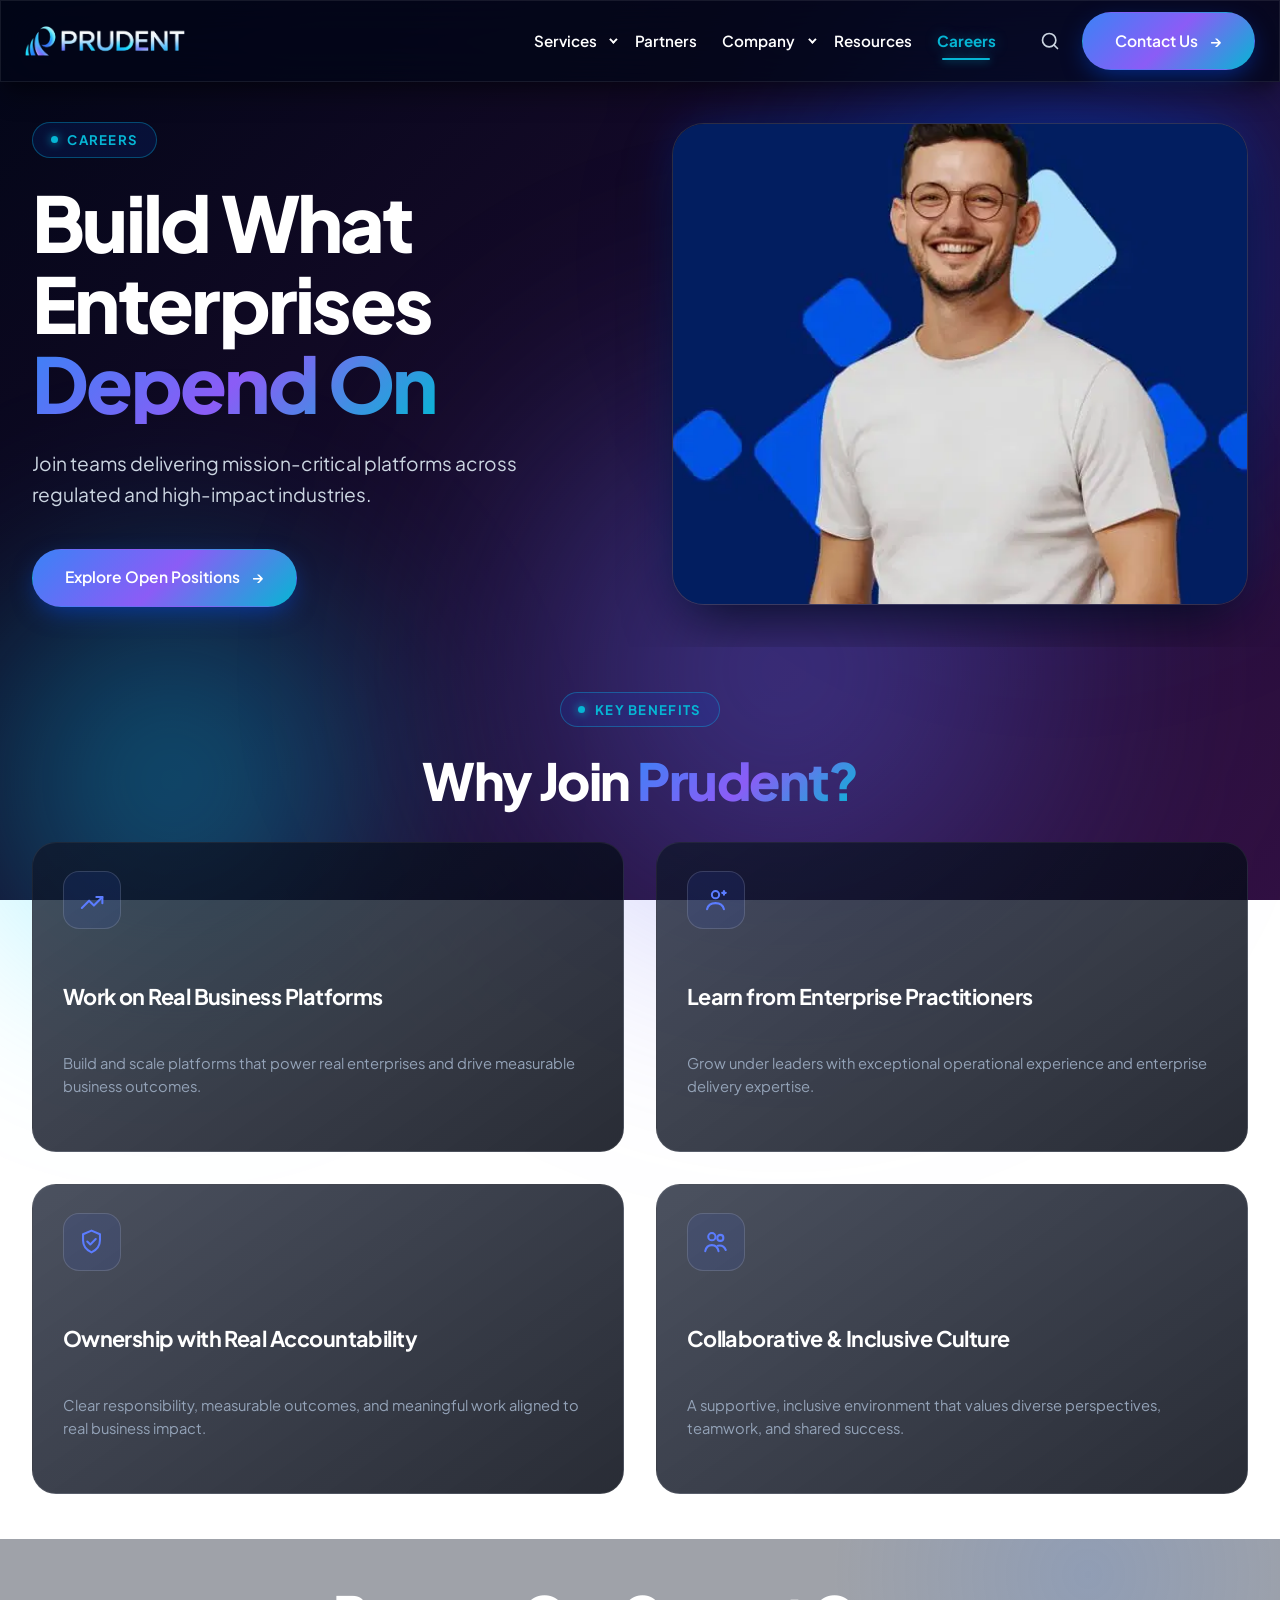
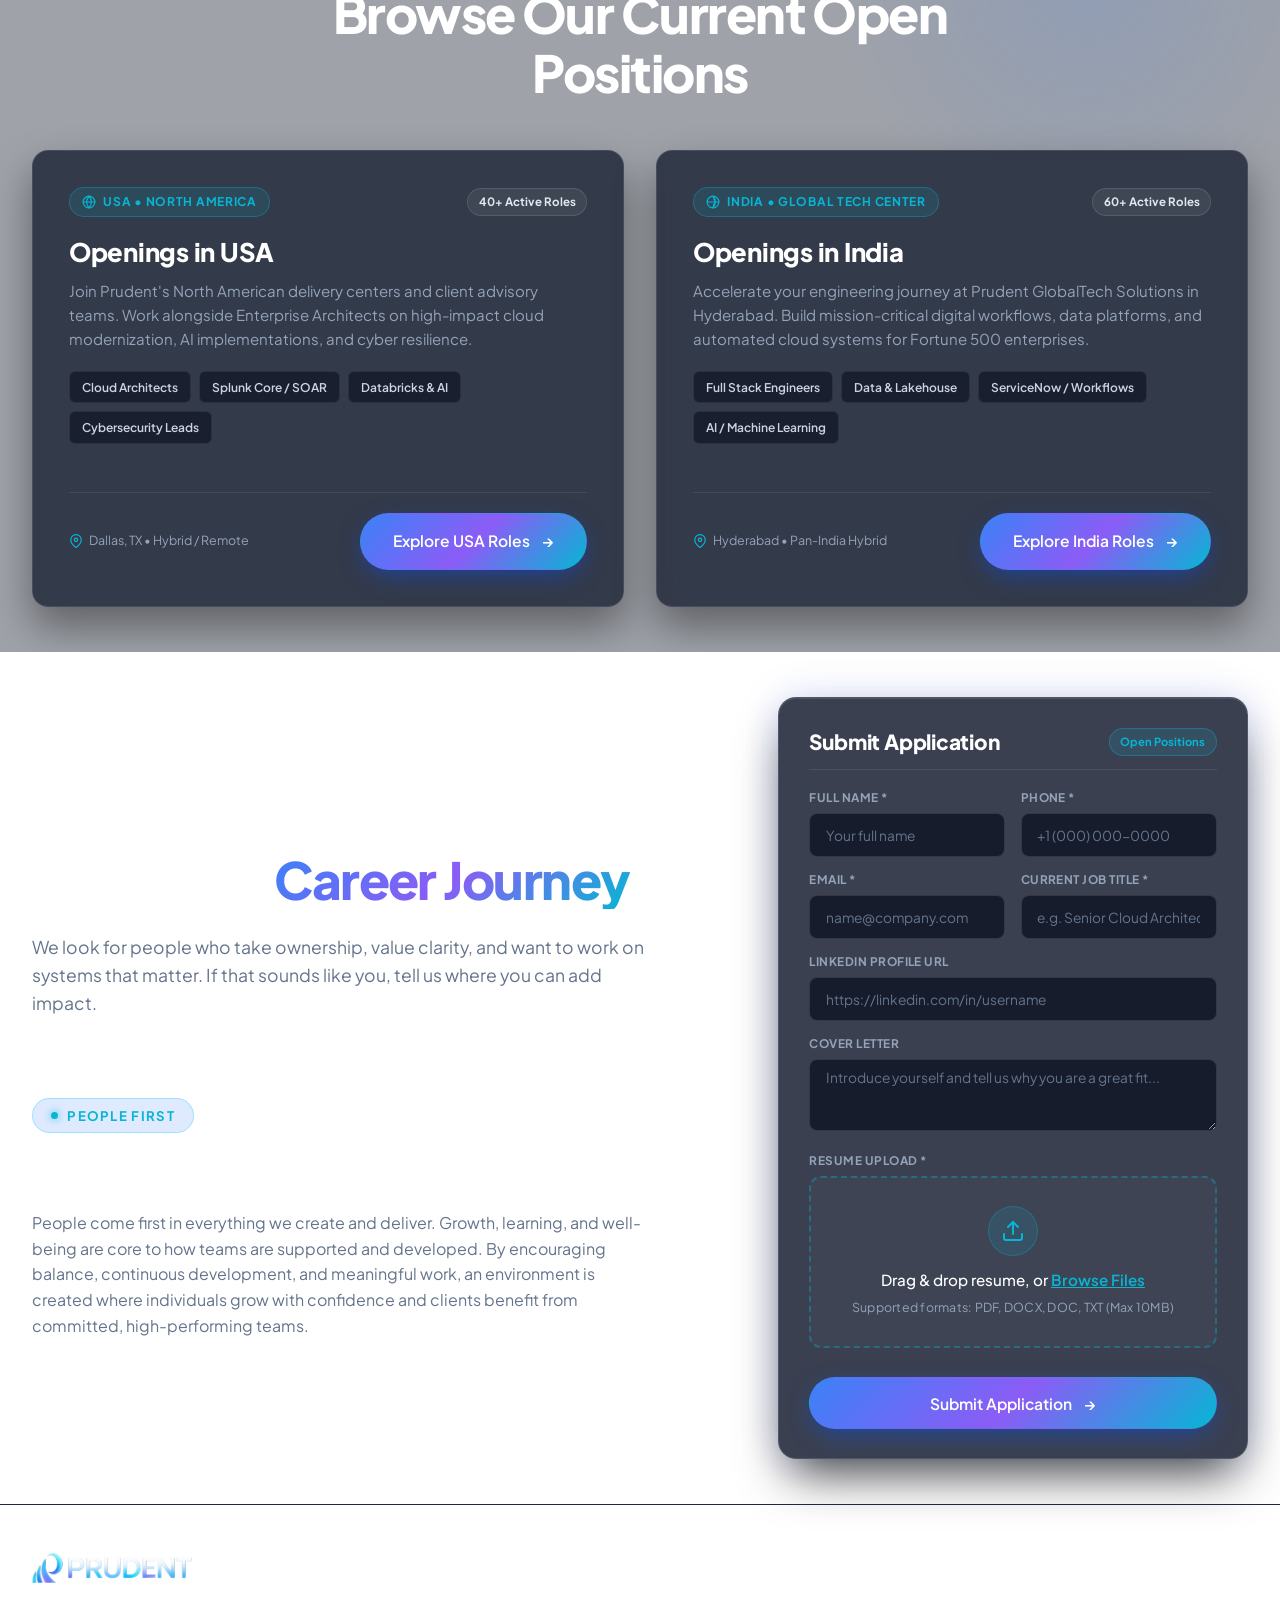
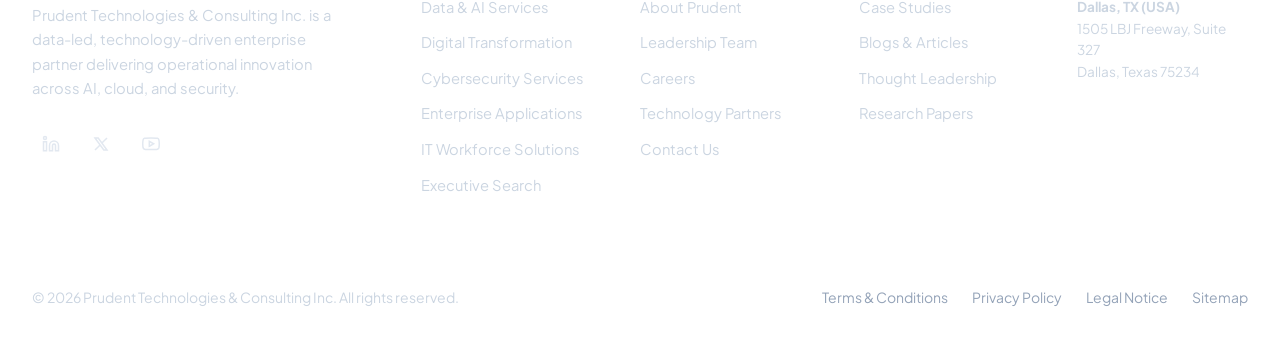
<file: careers.html>
<!DOCTYPE html>
<html lang="en">

<head>
  <meta charset="UTF-8">
  <meta name="viewport" content="width=device-width, initial-scale=1.0">
  <title>Carrers | Prudent Jobs</title>
  <meta name="description"
    content="Scale Data, AI, Cloud, and Cybersecurity with Prudent, your global enterprise digital innovation partner delivering operational results for 27+ years.">

  <!-- Stylesheets (Zero JavaScript) -->
  <link rel="stylesheet" href="css/style.css">
  <link rel="stylesheet" href="css/animations.css">
  <link rel="stylesheet" href="css/responsive.css">
    <link rel="icon" type="image/x-icon" href="assets/images/favicon.ico">

</head>

<body>

  <!-- Hidden Checkbox for Mobile Navigation Toggle -->
  <input type="checkbox" id="mobile-nav-toggle" class="mobile-nav-toggle" aria-label="Toggle navigation">

  <!--
       HEADER NAVIGATION (STICKY + GLASSMORPHIC + MEGA MENUS)
       -->
  <header class="header-wrapper">
    <div class="container header-container">

      <!-- Brand Logo -->
      <a href="index.html" class="brand-logo" aria-label="Prudent Home">
        <img src="assets/images/prudent-logo-white.svg" alt="Prudent Technologies &amp; Consulting" width="160"
          height="38">
      </a>

      <!-- Desktop Nav & Mobile Drawer Container -->
      <div class="nav-menu-wrapper">
                <nav class="nav-menu" aria-label="Primary Navigation">
          <div class="nav-item nav-item-has-dropdown">
            <input type="checkbox" id="mobile-services-toggle" class="dropdown-toggle-input">
            <div class="nav-link-row">
              <a href="services.html" class="nav-link">Services</a>
              <label for="mobile-services-toggle" class="dropdown-caret-btn" aria-label="Toggle Services menu">
                <span class="caret"></span>
              </label>
            </div>
            <div class="mega-menu mega-menu-services">
              <div>
                <div class="mega-col-title">Core Disciplines</div>
                <div class="mega-list">
                  <a href="data-ai.html" class="mega-item-link">
                    <div class="mega-item-name">Data &amp; AI Services</div>
                    <div class="mega-item-desc">Decision intelligence, Databricks, and scalable GenAI.</div>
                  </a>
                  <a href="digital-transformation.html" class="mega-item-link">
                    <div class="mega-item-name">Digital Transformation</div>
                    <div class="mega-item-desc">Cloud-native engineering and modern experience platforms.</div>
                  </a>
                  <a href="cybersecurity.html" class="mega-item-link">
                    <div class="mega-item-name">Cybersecurity &amp; Resilience</div>
                    <div class="mega-item-desc">Zero Trust, MDR, and Elite Splunk Advisory.</div>
                  </a>
                </div>
              </div>

              <div>
                <div class="mega-col-title">Enterprise &amp; Talent</div>
                <div class="mega-list">
                  <a href="enterprise-applications.html" class="mega-item-link">
                    <div class="mega-item-name">Enterprise Applications</div>
                    <div class="mega-item-desc">ServiceNow, Salesforce, and UiPath RPA automation.</div>
                  </a>
                  <a href="workforce-solutions.html" class="mega-item-link">
                    <div class="mega-item-name">IT Workforce Solutions</div>
                    <div class="mega-item-desc">High-caliber specialized engineering teams.</div>
                  </a>
                  <a href="executive-search.html" class="mega-item-link">
                    <div class="mega-item-name">Executive Search</div>
                    <div class="mega-item-desc">C-suite and senior digital technology leadership.</div>
                  </a>
                </div>
              </div>

              <div>
                <div class="mega-col-title">Industry Solutions</div>
                <div class="mega-list">
                  <a href="case-studies.html" class="mega-item-link">
                    <div class="mega-item-name">Featured Case Studies</div>
                    <div class="mega-item-desc">Real-world results delivered across global enterprises.</div>
                  </a>
                </div>
              </div>
            </div>
          </div>

          <div class="nav-item">
            <a href="partners.html" class="nav-link">Partners</a>
          </div>

          <div class="nav-item nav-item-has-dropdown">
            <input type="checkbox" id="mobile-company-toggle" class="dropdown-toggle-input">
            <div class="nav-link-row">
              <a href="about.html" class="nav-link">Company</a>
              <label for="mobile-company-toggle" class="dropdown-caret-btn" aria-label="Toggle Company menu">
                <span class="caret"></span>
              </label>
            </div>
            <div class="mega-menu mega-menu-company">
              <div>
                <div class="mega-col-title">About Prudent</div>
                <div class="mega-list">
                  <a href="about.html" class="mega-item-link">
                    <div class="mega-item-name">Who We Are</div>
                    <div class="mega-item-desc">27+ years delivering digital innovation measured by outcomes.</div>
                  </a>
                  <a href="about.html#leadership" class="mega-item-link">
                    <div class="mega-item-name">Executive Leadership</div>
                    <div class="mega-item-desc">Meet the visionaries driving Prudent's global strategy.</div>
                  </a>
                </div>
              </div>
              <div>
                <div class="mega-col-title">Culture &amp; Reach</div>
                <div class="mega-list">
                  <a href="about.html#values" class="mega-item-link">
                    <div class="mega-item-name">Our Values</div>
                    <div class="mega-item-desc">Innovation, Inspire, and Impact across every engagement.</div>
                  </a>
                  <a href="about.html#locations" class="mega-item-link">
                    <div class="mega-item-name">Global Presence</div>
                    <div class="mega-item-desc">Offices in USA, India, Australia, and Singapore.</div>
                  </a>
                </div>
              </div>
            </div>
          </div>

          <div class="nav-item">
            <a href="resources.html" class="nav-link">Resources</a>
          </div>

          <div class="nav-item">
            <a href="careers.html" class="nav-link active">Careers</a>
          </div>
        </nav>

        <!-- Right Side Nav Actions -->
        <div class="nav-actions">
          <a href="#search-modal" class="search-trigger-btn" aria-label="Open Search">
            <svg width="20" height="20" viewBox="0 0 24 24" fill="none" stroke="currentColor" stroke-width="2"
              stroke-linecap="round" stroke-linejoin="round">
              <circle cx="11" cy="11" r="8"></circle>
              <line x1="21" y1="21" x2="16.65" y2="16.65"></line>
            </svg>
          </a>
          <a href="contact.html" class="btn btn-primary">
            <span>Contact Us</span>
            <span class="arrow">&rarr;</span>
          </a>
        </div>
      </div>

      <!-- Mobile Controls (Search + Hamburger) -->
      <div class="mobile-controls">
        <a href="#search-modal" class="search-trigger-btn mobile-search-btn" aria-label="Open Search">
          <svg width="22" height="22" viewBox="0 0 24 24" fill="none" stroke="currentColor" stroke-width="2"
            stroke-linecap="round" stroke-linejoin="round">
            <circle cx="11" cy="11" r="8"></circle>
            <line x1="21" y1="21" x2="16.65" y2="16.65"></line>
          </svg>
        </a>
        <label for="mobile-nav-toggle" class="hamburger-label" aria-label="Open Mobile Menu">
          <span class="hamburger-bar"></span>
          <span class="hamburger-bar"></span>
          <span class="hamburger-bar"></span>
        </label>
      </div>

    </div>
  </header>

  <!--
       SEARCH OVERLAY MODAL (PURE CSS :target)
       -->
  <div id="search-modal" class="search-modal">
    <a href="#" class="search-modal-backdrop-close" aria-label="Close search"></a>
    <div class="search-modal-content">
      <a href="#" class="search-modal-close" aria-label="Close Search" title="Close Search">
        <svg width="22" height="22" viewBox="0 0 24 24" fill="none" stroke="currentColor" stroke-width="2.5" stroke-linecap="round" stroke-linejoin="round" aria-hidden="true" focusable="false"><line x1="18" y1="6" x2="6" y2="18"></line><line x1="6" y1="6" x2="18" y2="18"></line></svg>
      </a>
      <div class="search-box-wrapper">
        <span class="search-icon-inside">
          <svg width="22" height="22" viewBox="0 0 24 24" fill="none" stroke="currentColor" stroke-width="2" stroke-linecap="round" stroke-linejoin="round">
            <circle cx="11" cy="11" r="8"></circle>
            <line x1="21" y1="21" x2="16.65" y2="16.65"></line>
          </svg>
        </span>
        <input type="text" class="search-input" placeholder="Search services, solutions, case studies, technologies..."
          autofocus>
      </div>

      <div class="search-tags-heading">Suggested Searches</div>
      <div class="search-pills">
        <a href="data-ai.html" class="search-pill">Generative AI &amp; LLMs</a>
        <a href="cybersecurity.html" class="search-pill">Zero Trust Architecture</a>
        <a href="partners.html" class="search-pill">Splunk Advisory</a>
        <a href="enterprise-applications.html" class="search-pill">ServiceNow Workflows</a>
        <a href="digital-transformation.html" class="search-pill">Cloud Modernization</a>
        <a href="partners.html" class="search-pill">Databricks Lakehouse</a>
        <a href="workforce-solutions.html" class="search-pill">Technology Staffing</a>
      </div>

      <div class="search-tags-heading">Direct Links</div>
      <div class="search-pills">
        <a href="about.html" class="search-pill">About Us</a>
        <a href="careers.html" class="search-pill">Open Roles</a>
        <a href="case-studies.html" class="search-pill">Client Case Studies</a>
        <a href="contact.html" class="search-pill">Contact Leadership</a>
      </div>
    </div>
  </div>

  <main>
    <!-- 1. WOW Hero Section -->
    <section class="hero-section careers-hero-section" >
      <div class="hero-glow-1"></div>
      <div class="hero-glow-2"></div>
      <div class="container hero-grid careers-hero-grid careers-hero-grid-cols" >
        <div class="hero-text-content z-index-10" >
          <div class="eyebrow-tag animate-fade-up delay-1">CAREERS</div>
          <h1 class="display-title animate-fade-up delay-2 anim-fade-up">Build What Enterprises <span
              class="text-gradient">Depend On</span></h1>
          <p class="hero-lead-text animate-fade-up delay-3">Join teams delivering mission-critical platforms across
            regulated and high-impact industries.</p>
          <div class="btn-group animate-fade-up delay-4">
            <a href="#openings" class="btn btn-primary">
              <span>Explore Open Positions</span>
              <span class="arrow">&rarr;</span>
            </a>
          </div>
        </div>
        <div class="hero-visual-frame animate-scale delay-5 pos-relative" >
          <!-- Using a stylized CSS shape + the guy -->
          <div class="hero-visual-card-bg">
          </div>
          <img src="assets/images/careers-hero.png" alt="Prudent Engineer" class="hero-visual-careers-img">
        </div>
      </div>
    </section>

    <!-- 2. Why Join Prudent (Bento Grid) -->
    <section class="section-padding section-dark-bg" >
      <div class="container">
        <div class="section-header-centered">
          <div class="eyebrow-tag anim-fade-up">KEY BENEFITS</div>
          <h2 class="section-title anim-fade-up">Why Join <span class="text-gradient">Prudent?</span></h2>
        </div>

        <div class="services-bento-grid bento-2-col" >
          <article class="service-card animate-fade-up delay-1">
            <div class="service-icon benefit-icon" aria-hidden="true">
              <svg viewBox="0 0 24 24">
                <path d="M4 19L10 13L14 17L21 10"></path>
                <path d="M16 10H21V15"></path>
              </svg>
            </div>
            <h3 class="service-title">Work on Real Business Platforms</h3>
            <p class="service-desc">Build and scale platforms that power real enterprises and drive measurable business
              outcomes.</p>
          </article>
          <article class="service-card animate-fade-up delay-2">
            <!-- 2. Learn from Enterprise Practitioners -->
            <div class="service-icon benefit-icon" aria-hidden="true">
              <svg viewBox="0 0 24 24">
                <circle cx="12" cy="8" r="3"></circle>
                <path d="M5 20C5.8 16.7 8.2 15 12 15C15.8 15 18.2 16.7 19 20"></path>
                <path d="M19 8V5"></path>
                <path d="M17.5 6.5H20.5"></path>
              </svg>
            </div>
            <h3 class="service-title">Learn from Enterprise Practitioners</h3>
            <p class="service-desc">Grow under leaders with exceptional operational experience and enterprise delivery
              expertise.</p>
          </article>
          <article class="service-card animate-fade-up delay-3">
            <!-- 3. Ownership & Accountability -->
            <div class="service-icon benefit-icon" aria-hidden="true">
              <svg viewBox="0 0 24 24">
                <path d="M12 3L19 6V11C19 15.5 16.1 19.1 12 21C7.9 19.1 5 15.5 5 11V6L12 3Z"></path>
                <path d="M8.5 12L11 14.5L15.5 10"></path>
              </svg>
            </div>
            <h3 class="service-title">Ownership with Real Accountability</h3>
            <p class="service-desc">Clear responsibility, measurable outcomes, and meaningful work aligned to real
              business impact.</p>
          </article>
          <article class="service-card animate-fade-up delay-4">
            <!-- 4. Collaborative & Inclusive Culture -->
            <div class="service-icon benefit-icon" aria-hidden="true">
              <svg viewBox="0 0 24 24">
                <circle cx="9" cy="8" r="3"></circle>
                <circle cx="16" cy="9" r="2.5"></circle>
                <path d="M3.5 20C4.2 16.5 6 15 9 15C12 15 13.8 16.5 14.5 20"></path>
                <path d="M14 15.5C16.8 14.8 19.2 16.1 20.5 19"></path>
              </svg>
            </div>
            <h3 class="service-title">Collaborative &amp; Inclusive Culture</h3>
            <p class="service-desc">A supportive, inclusive environment that values diverse perspectives, teamwork, and
              shared success.</p>
          </article>
        </div>
      </div>
    </section>

    <!-- 3. Open Positions -->
    <section id="openings" class="section-padding careers-open-roles careers-roles-section" >
      <!-- Background mesh effect -->
      <div class="careers-glow-decor">
      </div>
      <div class="container pos-rel-z10" >
        <div class="section-header-centered mb-3rem" >
          <h2 class="section-title anim-fade-up">Browse Our Current Open Positions</h2>
        </div>

        <div class="careers-roles-grid">

          <div class="career-role-card">
            <div>
              <div class="career-role-header">
                <div class="career-role-badge">
                  <svg width="14" height="14" viewBox="0 0 24 24" fill="none" stroke="currentColor" stroke-width="2" stroke-linecap="round" stroke-linejoin="round">
                    <circle cx="12" cy="12" r="10"></circle>
                    <line x1="2" y1="12" x2="22" y2="12"></line>
                    <path d="M12 2a15.3 15.3 0 0 1 4 10 15.3 15.3 0 0 1-4 10 15.3 15.3 0 0 1-4-10 15.3 15.3 0 0 1 4-10z"></path>
                  </svg>
                  USA &bull; North America
                </div>
                <span class="career-role-count">40+ Active Roles</span>
              </div>
              <h3 class="career-role-title">Openings in USA</h3>
              <p class="career-role-desc">Join Prudent's North American delivery centers and client advisory teams. Work alongside Enterprise Architects on high-impact cloud modernization, AI implementations, and cyber resilience.</p>
              <div class="career-role-tags">
                <span class="career-role-tag">Cloud Architects</span>
                <span class="career-role-tag">Splunk Core / SOAR</span>
                <span class="career-role-tag">Databricks &amp; AI</span>
                <span class="career-role-tag">Cybersecurity Leads</span>
              </div>
            </div>
            <div class="career-role-footer">
              <div class="career-role-meta">
                <svg width="14" height="14" viewBox="0 0 24 24" fill="none" stroke="currentColor" stroke-width="2" stroke-linecap="round" stroke-linejoin="round">
                  <path d="M21 10c0 7-9 13-9 13s-9-6-9-13a9 9 0 0 1 18 0z"></path>
                  <circle cx="12" cy="10" r="3"></circle>
                </svg>
                Dallas, TX &bull; Hybrid / Remote
              </div>
              <a href="#application-form" class="btn btn-primary">
                <span>Explore USA Roles</span>
                <span class="arrow">&rarr;</span>
              </a>
            </div>
          </div>

          <div class="career-role-card">
            <div>
              <div class="career-role-header">
                <div class="career-role-badge">
                  <svg width="14" height="14" viewBox="0 0 24 24" fill="none" stroke="currentColor" stroke-width="2" stroke-linecap="round" stroke-linejoin="round">
                    <circle cx="12" cy="12" r="10"></circle>
                    <line x1="2" y1="12" x2="22" y2="12"></line>
                    <path d="M12 2a15.3 15.3 0 0 1 4 10 15.3 15.3 0 0 1-4 10 15.3 15.3 0 0 1 4-10z"></path>
                  </svg>
                  India &bull; Global Tech Center
                </div>
                <span class="career-role-count">60+ Active Roles</span>
              </div>
              <h3 class="career-role-title">Openings in India</h3>
              <p class="career-role-desc">Accelerate your engineering journey at Prudent GlobalTech Solutions in Hyderabad. Build mission-critical digital workflows, data platforms, and automated cloud systems for Fortune 500 enterprises.</p>
              <div class="career-role-tags">
                <span class="career-role-tag">Full Stack Engineers</span>
                <span class="career-role-tag">Data &amp; Lakehouse</span>
                <span class="career-role-tag">ServiceNow / Workflows</span>
                <span class="career-role-tag">AI / Machine Learning</span>
              </div>
            </div>
            <div class="career-role-footer">
              <div class="career-role-meta">
                <svg width="14" height="14" viewBox="0 0 24 24" fill="none" stroke="currentColor" stroke-width="2" stroke-linecap="round" stroke-linejoin="round">
                  <path d="M21 10c0 7-9 13-9 13s-9-6-9-13a9 9 0 0 1 18 0z"></path>
                  <circle cx="12" cy="10" r="3"></circle>
                </svg>
                Hyderabad &bull; Pan-India Hybrid
              </div>
              <a href="#application-form" class="btn btn-primary">
                <span>Explore India Roles</span>
                <span class="arrow">&rarr;</span>
              </a>
            </div>
          </div>

        </div>
      </div>
    </section>

    <section id="application-form" class="section-padding careers-application-section section-dark-bg">
      <div class="container careers-application-grid" >

        <!-- Left Content -->
        <div class="pt-2rem">
          <h2 class="section-title anim-fade-up icon-box-mb-15" >Start Your <span
              class="text-gradient">Career Journey</span></h2>
          <p class="text-lead-muted">We look for
            people who take ownership, value clarity, and want to work on systems that matter. If that sounds like you,
            tell us where you can add impact.</p>

          <div class="eyebrow-tag anim-fade-up mt-3rem" >PEOPLE FIRST</div>
          <h3 class="careers-sidebar-title">Life at Prudent
          </h3>
          <p class="careers-sidebar-desc">People come first in everything we
            create and deliver. Growth, learning, and well-being are core to how teams are supported and developed. By
            encouraging balance, continuous development, and meaningful work, an environment is created where
            individuals grow with confidence and clients benefit from committed, high-performing teams.</p>
        </div>

        <!-- Right Form (Glassmorphism) -->
        <div class="careers-application-card careers-form-card-glass">
          <div class="contact-form-card-header">
            <h2 class="contact-form-glass-title">Submit Application</h2>
            <span class="contact-form-badge">Open Positions</span>
          </div>

          <form class="careers-application-form form-flex-col" action="#thanks-modal" onsubmit="event.preventDefault(); window.location.hash = 'thanks-modal'; this.reset();" title="Submit Job Application">
            <div class="form-grid-2-col">
              <div>
                <label class="form-field-label">Full Name *</label>
                <input type="text" placeholder="Your full name" class="form-control-dark" required pattern="^[a-zA-Z\s\.\-']{2,60}$" title="Please enter your full name (minimum 2 characters, letters only)">
              </div>
              <div>
                <label class="form-field-label">Phone *</label>
                <input type="tel" placeholder="+1 (000) 000-0000" pattern="[0-9+() \.\-]{7,20}" class="form-control-dark" required title="Please enter a valid phone number (minimum 7 digits)">
              </div>
              <div>
                <label class="form-field-label">Email *</label>
                <input type="email" placeholder="name@company.com" class="form-control-dark" required pattern="^[a-zA-Z0-9._%+\-]+@[a-zA-Z0-9.\-]+\.[a-zA-Z]{2,}$" title="Please enter a valid work or personal email address">
              </div>
              <div>
                <label class="form-field-label">Current Job Title *</label>
                <input type="text" placeholder="e.g. Senior Cloud Architect" class="form-control-dark" required pattern=".{2,80}" title="Please enter your job title">
              </div>
            </div>

            <div>
              <label class="form-field-label">LinkedIn Profile URL</label>
              <input type="url" placeholder="https://linkedin.com/in/username" class="form-control-dark" title="LinkedIn Profile URL (optional)">
            </div>

            <div>
              <label class="form-field-label">Cover Letter</label>
              <textarea rows="3" placeholder="Introduce yourself and tell us why you are a great fit..." class="form-textarea-dark" title="Introduce yourself (optional)"></textarea>
            </div>

            <div>
              <label class="form-field-label">Resume Upload *</label>
              <label class="file-upload-zone" for="resume">
                <input type="file" name="resume" id="resume" class="file-upload-input" accept=".pdf,.docx,.doc,.txt" required title="Upload resume file">
                <div class="file-upload-icon">
                  <svg width="24" height="24" viewBox="0 0 24 24" fill="none" stroke="currentColor" stroke-width="2" stroke-linecap="round" stroke-linejoin="round">
                    <path d="M21 15v4a2 2 0 0 1-2 2H5a2 2 0 0 1-2-2v-4"></path>
                    <polyline points="17 8 12 3 7 8"></polyline>
                    <line x1="12" y1="3" x2="12" y2="15"></line>
                  </svg>
                </div>
                <p class="file-upload-note">Drag &amp; drop resume, or <span class="text-cyan-underlined">Browse Files</span></p>
                <span class="file-upload-formats">Supported formats: PDF, DOCX, DOC, TXT (Max 10MB)</span>
                <span id="file-chosen-status" class="file-chosen-status"></span>
              </label>
            </div>

            <button type="submit" class="btn btn-primary btn-submit-full" title="Submit your job application">
              <span>Submit Application</span>
              <span class="arrow">&rarr;</span>
            </button>
          </form>
        </div>

      </div>
    </section>
  </main>

  <!--
       ENTERPRISE FOOTER
       -->
  <footer class="footer-wrapper">
    <div class="container">
      <div class="footer-grid">
        
        <!-- Brand & Description -->
        <div class="footer-brand">
          <a href="index.html" aria-label="Prudent Home">
            <img src="assets/images/prudent-logo-white.svg" alt="Prudent" width="160" height="38">
          </a>
          <p>
            Prudent Technologies &amp; Consulting Inc. is a data-led, technology-driven enterprise partner delivering operational innovation across AI, cloud, and security.
          </p>
          <div class="footer-social-links">
            <a href="https://www.linkedin.com/company/prudent-technologies-and-consulting-inc/" target="_blank" rel="noopener noreferrer" class="footer-social-btn" aria-label="LinkedIn">
              <svg width="18" height="18" viewBox="0 0 24 24" fill="none" stroke="currentColor" stroke-width="2"><path d="M16 8a6 6 0 0 1 6 6v7h-4v-7a2 2 0 0 0-2-2 2 2 0 0 0-2 2v7h-4v-7a6 6 0 0 1 6-6z"></path><rect x="2" y="9" width="4" height="12"></rect><circle cx="4" cy="4" r="2"></circle></svg>
            </a>
            <a href="https://x.com/Prudent_USA/" target="_blank" rel="noopener noreferrer" class="footer-social-btn" aria-label="X / Twitter">
              <svg width="18" height="18" viewBox="0 0 24 24" fill="none" stroke="currentColor" stroke-width="2"><path d="M4 4l11.733 16h4.267l-11.733 -16z"></path><path d="M4 20l6.768 -6.768m2.46 -2.46l6.772 -6.772"></path></svg>
            </a>
            <a href="https://www.youtube.com/@PrudentTechnologiesConsulting/" target="_blank" rel="noopener noreferrer" class="footer-social-btn" aria-label="YouTube">
              <svg width="18" height="18" viewBox="0 0 24 24" fill="none" stroke="currentColor" stroke-width="2"><path d="M22.54 6.42a2.78 2.78 0 0 0-1.94-2C18.88 4 12 4 12 4s-6.88 0-8.6.46a2.78 2.78 0 0 0-1.94 2A29 29 0 0 0 1 11.75a29 29 0 0 0 .46 5.33A2.78 2.78 0 0 0 3.4 19c1.72.46 8.6.46 8.6.46s6.88 0 8.6-.46a2.78 2.78 0 0 0 1.94-2 29 29 0 0 0 .46-5.25 29 29 0 0 0-.46-5.33z"></path><polygon points="9.75 15.02 15.5 11.75 9.75 8.48 9.75 15.02"></polygon></svg>
            </a>
          </div>
        </div>

        <!--  Services -->
        <div>
          <div class="footer-col-title">Services</div>
          <div class="footer-links-list">
            <a href="data-ai.html" class="footer-link">Data &amp; AI Services</a>
            <a href="digital-transformation.html" class="footer-link">Digital Transformation</a>
            <a href="cybersecurity.html" class="footer-link">Cybersecurity Services</a>
            <a href="enterprise-applications.html" class="footer-link">Enterprise Applications</a>
            <a href="workforce-solutions.html" class="footer-link">IT Workforce Solutions</a>
            <a href="executive-search.html" class="footer-link">Executive Search</a>
          </div>
        </div>

        <!-- Company -->
        <div>
          <div class="footer-col-title">Company</div>
          <div class="footer-links-list">
            <a href="about.html" class="footer-link">About Prudent</a>
            <a href="about.html#leadership" class="footer-link">Leadership Team</a>
            <a href="careers.html" class="footer-link">Careers</a>
            <a href="partners.html" class="footer-link">Technology Partners</a>
            <a href="contact.html" class="footer-link">Contact Us</a>
          </div>
        </div>

        <!-- : Resources -->
        <div>
          <div class="footer-col-title">Resources</div>
          <div class="footer-links-list">
            <a href="case-studies.html" class="footer-link">Case Studies</a>
            <a href="resources.html" class="footer-link">Blogs &amp; Articles</a>
            <a href="resources.html#insights" class="footer-link">Thought Leadership</a>
            <a href="resources.html#whitepapers" class="footer-link">Research Papers</a>
          </div>
        </div>

        <!--  Global HQ -->
        <div>
          <div class="footer-col-title">Headquarters</div>
          <div class="footer-links-list footer-contact-info" >
            <p class="footer-company-name">
              <a href="https://maps.app.goo.gl/bRKtYPuZdha2ME969" class="foot-add"><strong>Dallas, TX (USA)</strong><br>
              1505 LBJ Freeway, Suite 327<br>
              Dallas, Texas 75234</a>
            </p>
            <p class="footer-address-text">
              Phone: <a href="tel:+12146158787" class="foot-add" >+1 (214) 615-8787</a><br>
            </p>
            <p class="email footer-email-text" >
              Email: <a href="mailto:info@prudentconsulting.com" class="foot-add">info@prudentconsulting.com</a>
            </p>
          </div>
        </div>

      </div>

      <!-- Footer Bottom -->
      <div class="footer-bottom">
        <div>
          &copy; 2026 Prudent Technologies &amp; Consulting Inc. All rights reserved.
        </div>
        <div class="footer-legal-links">
          <a href="contact.html">Terms &amp; Conditions</a>
          <a href="contact.html">Privacy Policy</a>
          <a href="contact.html">Legal Notice</a>
          <a href="contact.html">Sitemap</a>
        </div>
      </div>
    </div>
  </footer>

  <div id="contact-modal" class="contact-modal-overlay" role="dialog" aria-modal="true" aria-labelledby="modal-title">
    <a href="#" class="contact-modal-backdrop-close" aria-label="Close modal"></a>
    <div class="contact-modal-card">
      <a href="#" class="contact-modal-close" aria-label="Close modal">&times;</a>
      <div class="contact-modal-header">
        <div class="eyebrow-tag">Direct Enterprise Advisory</div>
        <h2 id="modal-title" class="contact-modal-title">Schedule a Consultation</h2>
        <p class="contact-modal-desc">Speak directly with our senior enterprise practice leadership. Complete the form below and we will connect within one business day.</p>
      </div>
      <form class="contact-modal-form" action="#thanks-modal" onsubmit="event.preventDefault(); window.location.hash = 'thanks-modal'; this.reset();">
        <div class="contact-modal-grid">
          <div class="contact-modal-field">
            <label class="contact-modal-label" for="modal-fullName">Full Name *</label>
            <input class="contact-modal-input" id="modal-fullName" name="fullName" type="text" placeholder="Enter full name" required pattern="^[a-zA-Z\s\.\-']{2,60}$" title="Please enter your full name (minimum 2 characters, letters only)">
          </div>
          <div class="contact-modal-field">
            <label class="contact-modal-label" for="modal-company">Company Name *</label>
            <input class="contact-modal-input" id="modal-company" name="company" type="text" placeholder="Company or organization" required pattern=".{2,100}" title="Please enter your company or organization name (minimum 2 characters)">
          </div>
          <div class="contact-modal-field">
            <label class="contact-modal-label" for="modal-email">Work Email *</label>
            <input class="contact-modal-input" id="modal-email" name="email" type="email" placeholder="name@enterprise.com" required pattern="^[a-zA-Z0-9._%+\-]+@[a-zA-Z0-9.\-]+\.[a-zA-Z]{2,}$" title="Please enter a valid work email address (e.g. name@enterprise.com)">
          </div>
          <div class="contact-modal-field">
            <label class="contact-modal-label" for="modal-phone">Phone Number</label>
            <input class="contact-modal-input" id="modal-phone" name="phone" type="tel" placeholder="+1 (000) 000-0000" pattern="[0-9+() \.\-]{7,20}" title="Please enter a valid phone number (minimum 7 digits, digits and symbols allowed)">
          </div>
          <div class="contact-modal-field contact-modal-full">
            <label class="contact-modal-label" for="modal-service">Service Discipline *</label>
            <select class="contact-modal-input" id="modal-service" name="service" required title="Please select a discipline">
              <option value="">Select a discipline</option>
              <option value="Data &amp; AI Services">Data &amp; AI Services</option>
              <option value="Digital Transformation">Digital Transformation</option>
              <option value="Cybersecurity">Cybersecurity &amp; Resilience</option>
              <option value="Enterprise Applications">Enterprise Applications</option>
              <option value="IT Workforce Solutions">IT Workforce Solutions</option>
              <option value="Executive Search">Executive Search</option>
            </select>
          </div>
          <div class="contact-modal-field contact-modal-full">
            <label class="contact-modal-label" for="modal-requirement">Requirement Overview</label>
            <textarea class="contact-modal-input contact-modal-textarea" id="modal-requirement" name="requirement" rows="3" placeholder="Briefly describe your business challenge or architectural initiative..."></textarea>
          </div>
        </div>
        <button class="contact-modal-btn" type="submit">
          <span>Schedule Consultation</span>
          <span>&rarr;</span>
        </button>
      </form>
    </div>
  </div>
  <div id="thanks-modal" class="thanks-modal-overlay" role="dialog" aria-modal="true" aria-labelledby="thanks-modal-title">
    <a href="#" class="thanks-modal-backdrop-close" aria-label="Close modal"></a>
    <div class="thanks-modal-card">
      <a href="#" class="thanks-modal-close" aria-label="Close modal">&times;</a>
      <div class="thanks-modal-icon-wrap">
        <svg class="thanks-modal-check-icon" viewBox="0 0 24 24" fill="none" stroke="currentColor" stroke-width="2.5" stroke-linecap="round" stroke-linejoin="round">
          <polyline points="20 6 9 17 4 12"></polyline>
        </svg>
      </div>
      <div class="eyebrow-tag">Submission Received</div>
      <h2 id="thanks-modal-title" class="thanks-modal-title">Thanks for Submitting!</h2>
      <p class="thanks-modal-desc">
        Your message has been successfully received by our enterprise solutions leadership. A senior director or practice lead will review your submission and reach out within one business day.
      </p>
      <div class="thanks-modal-actions">
        <a href="#" class="btn btn-primary thanks-modal-done-btn">
          <span>Close &amp; Continue</span>
          <span class="arrow">&rarr;</span>
        </a>
      </div>
    </div>
  </div>
</body>

</html>
</file>
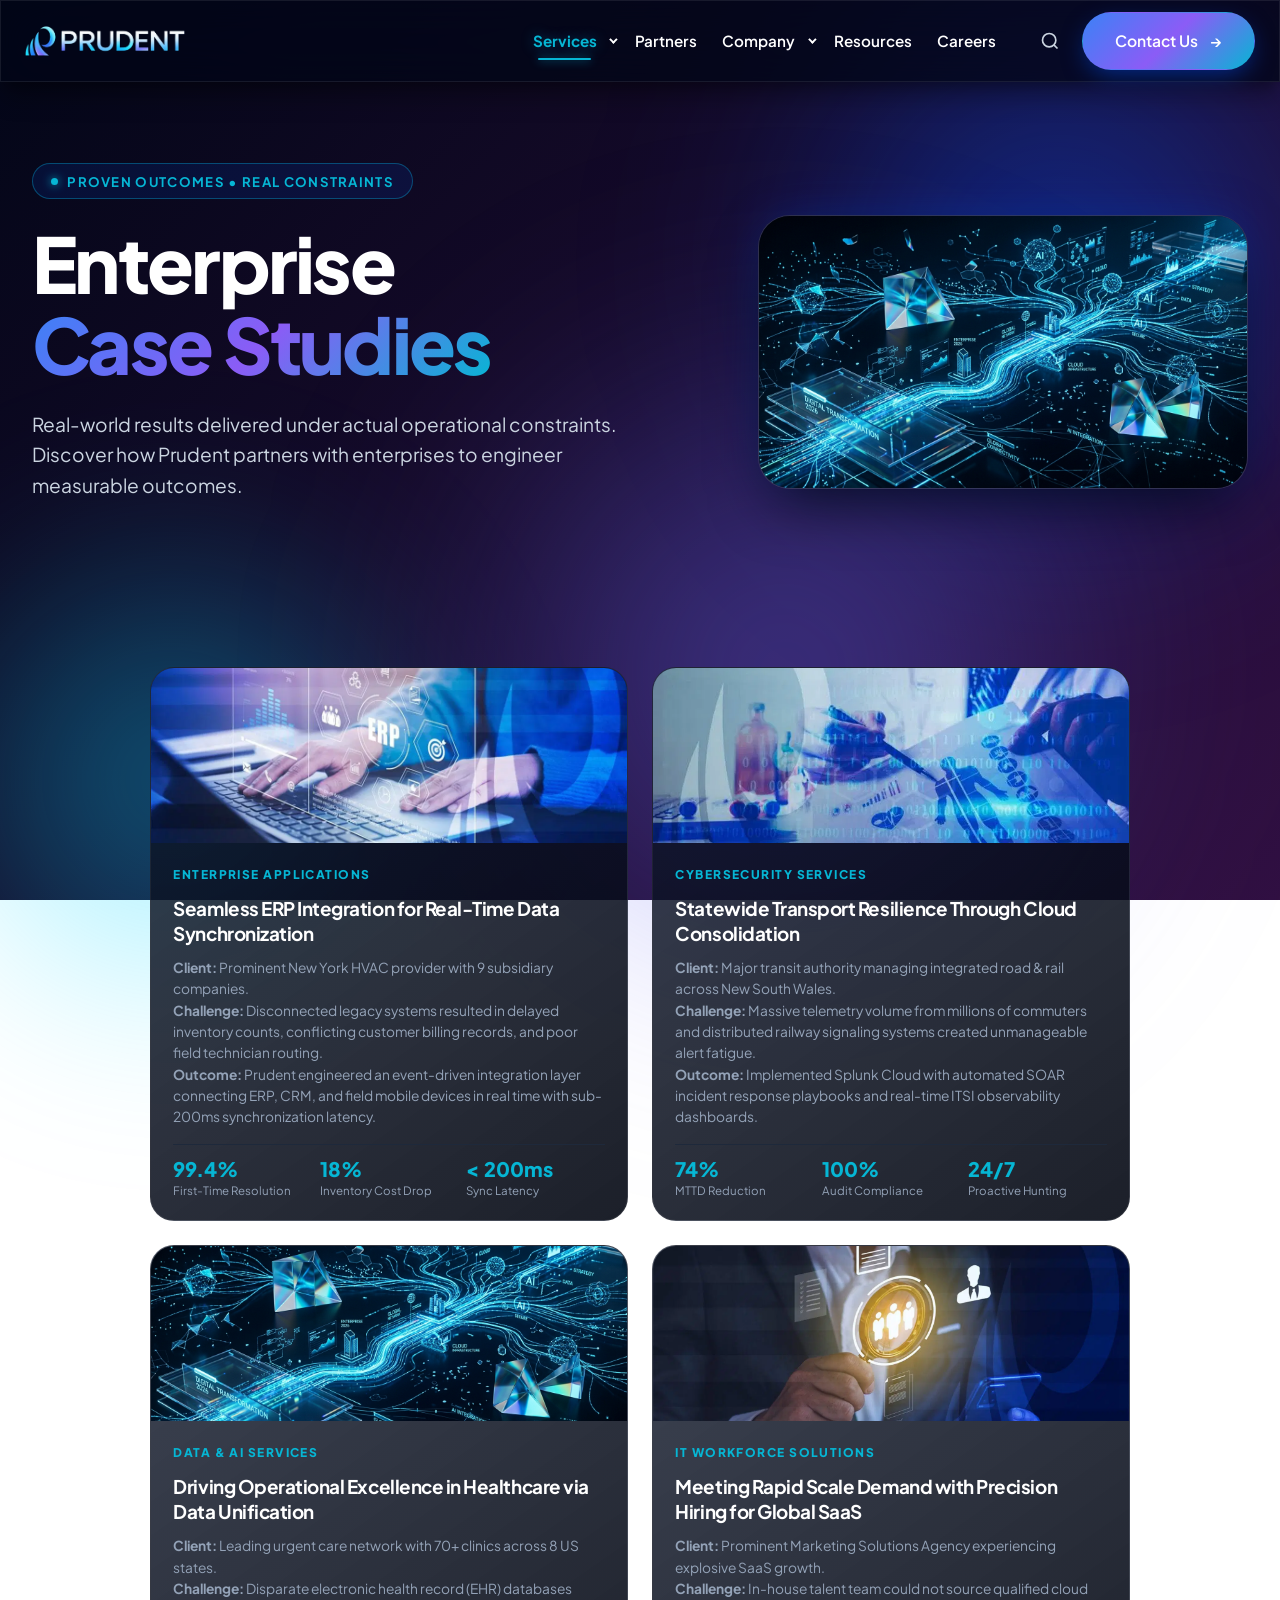
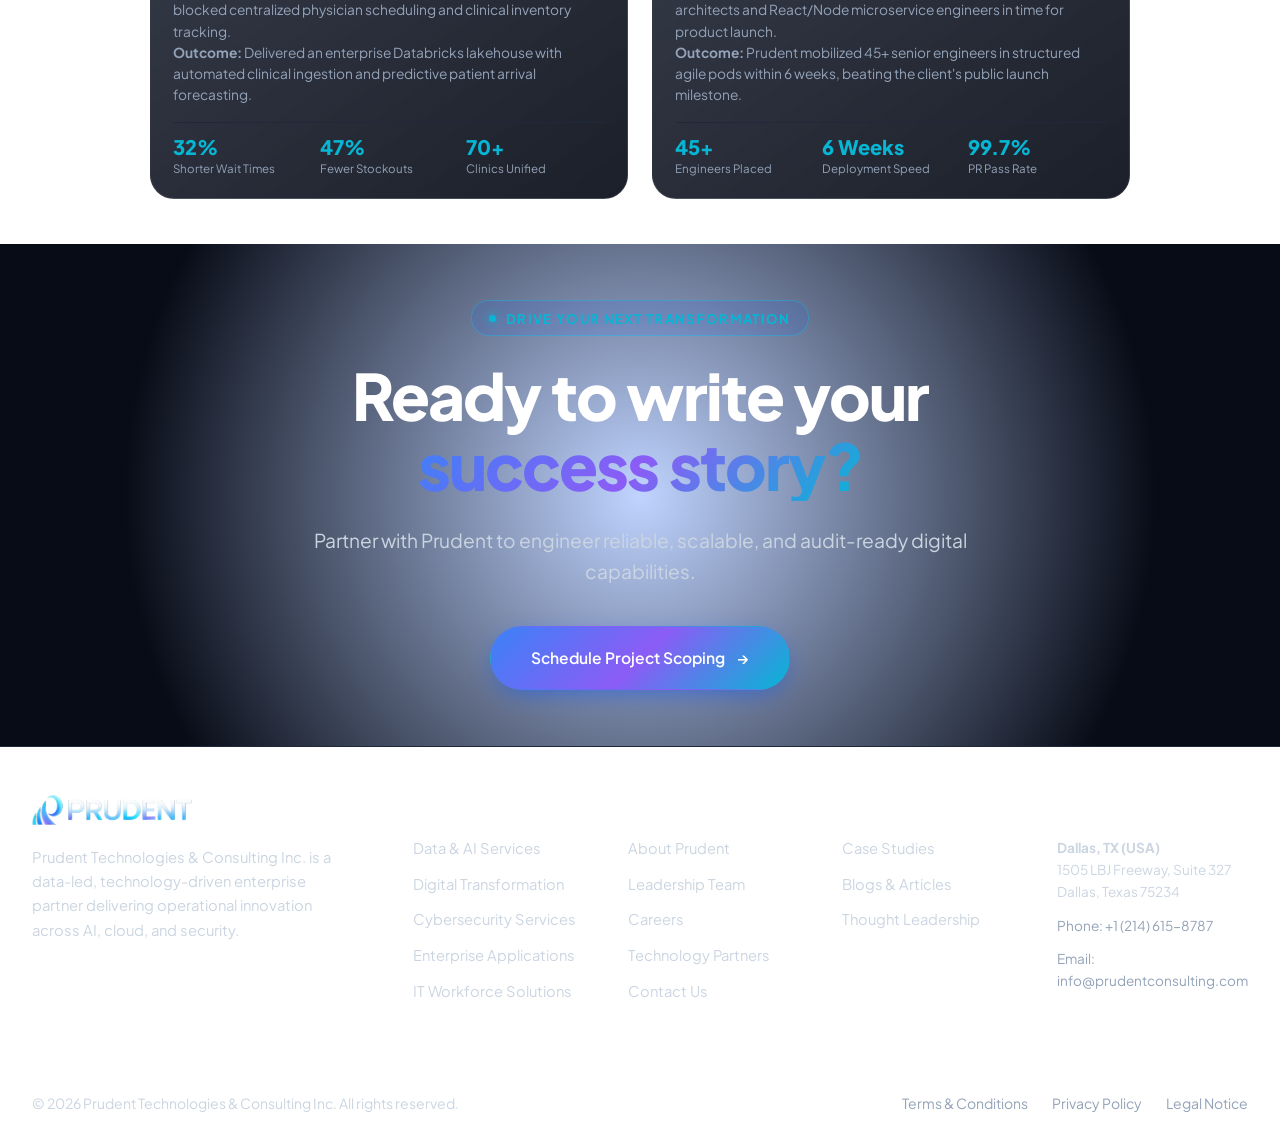
<file: case-studies.html>
<!DOCTYPE html>
<html lang="en">
<head>
  <meta charset="UTF-8">
  <meta name="viewport" content="width=device-width, initial-scale=1.0">
  <title>Enterprise Case Studies | Real-World Impact | Prudent</title>
  <meta name="description" content="Discover how Prudent delivers measurable business outcomes across healthcare, transportation, finance, and public sector enterprises.">
  
  <link rel="stylesheet" href="css/style.css">
  <link rel="stylesheet" href="css/animations.css">
  <link rel="stylesheet" href="css/responsive.css">
</head>
<body>

  <input type="checkbox" id="mobile-nav-toggle" class="mobile-nav-toggle" aria-label="Toggle navigation">

  <!-- HEADER -->
  <header class="header-wrapper">
    <div class="container header-container">
      <a href="index.html" class="brand-logo" aria-label="Prudent Home">
        <img src="assets/images/prudent-logo-white.svg" alt="Prudent" width="160" height="38">
      </a>

      <div class="nav-menu-wrapper">
        <nav class="nav-menu" aria-label="Primary Navigation">
          <div class="nav-item nav-item-has-dropdown">
            <input type="checkbox" id="mobile-services-toggle" class="dropdown-toggle-input" checked>
            <div class="nav-link-row active">
              <a href="services.html" class="nav-link active">Services</a>
              <label for="mobile-services-toggle" class="dropdown-caret-btn" aria-label="Toggle Services menu">
                <span class="caret"></span>
              </label>
            </div>
            <div class="mega-menu mega-menu-services">
              <div>
                <div class="mega-col-title">Core Disciplines</div>
                <div class="mega-list">
                  <a href="data-ai.html" class="mega-item-link">
                    <div class="mega-item-name">Data &amp; AI Services</div>
                    <div class="mega-item-desc">Decision intelligence, Databricks, and scalable GenAI.</div>
                  </a>
                  <a href="digital-transformation.html" class="mega-item-link">
                    <div class="mega-item-name">Digital Transformation</div>
                    <div class="mega-item-desc">Cloud-native engineering and modern experience platforms.</div>
                  </a>
                  <a href="cybersecurity.html" class="mega-item-link">
                    <div class="mega-item-name">Cybersecurity &amp; Resilience</div>
                    <div class="mega-item-desc">Zero Trust, MDR, and Elite Splunk Advisory.</div>
                  </a>
                </div>
              </div>

              <div>
                <div class="mega-col-title">Enterprise &amp; Talent</div>
                <div class="mega-list">
                  <a href="enterprise-applications.html" class="mega-item-link">
                    <div class="mega-item-name">Enterprise Applications</div>
                    <div class="mega-item-desc">ServiceNow, Salesforce, and UiPath RPA automation.</div>
                  </a>
                  <a href="workforce-solutions.html" class="mega-item-link">
                    <div class="mega-item-name">IT Workforce Solutions</div>
                    <div class="mega-item-desc">High-caliber specialized engineering teams.</div>
                  </a>
                  <a href="executive-search.html" class="mega-item-link">
                    <div class="mega-item-name">Executive Search</div>
                    <div class="mega-item-desc">C-suite and senior digital technology leadership.</div>
                  </a>
                </div>
              </div>

              <div>
                <div class="mega-col-title">Industry Solutions</div>
                <div class="mega-list">
                  <a href="case-studies.html" class="mega-item-link active">
                    <div class="mega-item-name">Featured Case Studies</div>
                    <div class="mega-item-desc">Real-world results delivered across global enterprises.</div>
                  </a>
                </div>
              </div>
            </div>
          </div>

          <div class="nav-item">
            <a href="partners.html" class="nav-link">Partners</a>
          </div>

          <div class="nav-item nav-item-has-dropdown">
            <input type="checkbox" id="mobile-company-toggle" class="dropdown-toggle-input">
            <div class="nav-link-row">
              <a href="about.html" class="nav-link">Company</a>
              <label for="mobile-company-toggle" class="dropdown-caret-btn" aria-label="Toggle Company menu">
                <span class="caret"></span>
              </label>
            </div>
            <div class="mega-menu mega-menu-company">
              <div>
                <div class="mega-col-title">About Prudent</div>
                <div class="mega-list">
                  <a href="about.html" class="mega-item-link">
                    <div class="mega-item-name">Who We Are</div>
                    <div class="mega-item-desc">27+ years delivering digital innovation measured by outcomes.</div>
                  </a>
                  <a href="about.html#leadership" class="mega-item-link">
                    <div class="mega-item-name">Executive Leadership</div>
                    <div class="mega-item-desc">Meet the visionaries driving Prudent's global strategy.</div>
                  </a>
                </div>
              </div>
              <div>
                <div class="mega-col-title">Culture &amp; Reach</div>
                <div class="mega-list">
                  <a href="about.html#values" class="mega-item-link">
                    <div class="mega-item-name">Our Values</div>
                    <div class="mega-item-desc">Innovation, Inspire, and Impact across every engagement.</div>
                  </a>
                  <a href="about.html#locations" class="mega-item-link">
                    <div class="mega-item-name">Global Presence</div>
                    <div class="mega-item-desc">Offices in USA, India, Australia, and Singapore.</div>
                  </a>
                </div>
              </div>
            </div>
          </div>

          <div class="nav-item">
            <a href="resources.html" class="nav-link">Resources</a>
          </div>

          <div class="nav-item">
            <a href="careers.html" class="nav-link">Careers</a>
          </div>
        </nav>

        <div class="nav-actions">
          <a href="#search-modal" class="search-trigger-btn" aria-label="Open Search">
            <svg width="20" height="20" viewBox="0 0 24 24" fill="none" stroke="currentColor" stroke-width="2"><circle cx="11" cy="11" r="8"></circle><line x1="21" y1="21" x2="16.65" y2="16.65"></line></svg>
          </a>
          <a href="contact.html" class="btn btn-primary">
            <span>Contact Us</span>
            <span class="arrow">&rarr;</span>
          </a>
        </div>
      </div>

      <div class="mobile-controls">
        <a href="#search-modal" class="search-trigger-btn mobile-search-btn" aria-label="Open Search">
          <svg width="22" height="22" viewBox="0 0 24 24" fill="none" stroke="currentColor" stroke-width="2" stroke-linecap="round" stroke-linejoin="round">
            <circle cx="11" cy="11" r="8"></circle>
            <line x1="21" y1="21" x2="16.65" y2="16.65"></line>
          </svg>
        </a>
        <label for="mobile-nav-toggle" class="hamburger-label" aria-label="Open Mobile Menu">
          <span class="hamburger-bar"></span>
          <span class="hamburger-bar"></span>
          <span class="hamburger-bar"></span>
        </label>
      </div>
    </div>
  </header>

  <!-- SEARCH MODAL -->
  <div id="search-modal" class="search-modal">
    <a href="#" class="search-modal-backdrop-close" aria-label="Close search"></a>
    <div class="search-modal-content">
      <a href="#" class="search-modal-close" aria-label="Close Search" title="Close Search">
        <svg width="22" height="22" viewBox="0 0 24 24" fill="none" stroke="currentColor" stroke-width="2.5" stroke-linecap="round" stroke-linejoin="round" aria-hidden="true" focusable="false"><line x1="18" y1="6" x2="6" y2="18"></line><line x1="6" y1="6" x2="18" y2="18"></line></svg>
      </a>
      <div class="search-box-wrapper">
        <span class="search-icon-inside">
          <svg width="22" height="22" viewBox="0 0 24 24" fill="none" stroke="currentColor" stroke-width="2" stroke-linecap="round" stroke-linejoin="round">
            <circle cx="11" cy="11" r="8"></circle>
            <line x1="21" y1="21" x2="16.65" y2="16.65"></line>
          </svg>
        </span>
        <input type="text" class="search-input" placeholder="Search case studies, clients, industries, results..." autofocus>
      </div>
      <div class="search-tags-heading">Suggested Searches</div>
      <div class="search-pills">
        <a href="#cases" class="search-pill">Fintech Modernization</a>
        <a href="#cases" class="search-pill">Healthcare Lakehouse</a>
        <a href="#cases" class="search-pill">Splunk MDR Rollout</a>
        <a href="#cases" class="search-pill">ServiceNow Enterprise IT</a>
        <a href="#cases" class="search-pill">Energy Cloud Migration</a>
        <a href="#cases" class="search-pill">Public Sector Engineering</a>
      </div>

      <div class="search-tags-heading">Direct Links</div>
      <div class="search-pills">
        <a href="data-ai.html" class="search-pill">Data &amp; AI Services</a>
        <a href="digital-transformation.html" class="search-pill">Digital Transformation</a>
        <a href="cybersecurity.html" class="search-pill">Cybersecurity</a>
        <a href="contact.html" class="search-pill">Discuss Your Transformation</a>
      </div>
    </div>
  </div>

  <main>
    <!-- HERO -->
    <section class="hero-section" style="min-height: 60vh;">
      <div class="hero-glow-1"></div>
      <div class="container hero-grid">
        <div class="hero-text-content">
          <div class="eyebrow-tag animate-fade-up delay-1">Proven Outcomes &bull; Real Constraints</div>
          <h1 class="display-title animate-fade-up delay-2 anim-fade-up">
            Enterprise <br>
            <span class="text-gradient">Case Studies</span>
          </h1>
          <p class="hero-lead-text animate-fade-up delay-3">
            Real-world results delivered under actual operational constraints. Discover how Prudent partners with enterprises to engineer measurable outcomes.
          </p>
        </div>

        <div class="hero-visual-frame animate-scale delay-5">
          <img src="assets/images/hero-ai-network.jpg" alt="Prudent Proven Case Studies" class="hero-visual-img animate-hero-bg">
        </div>
      </div>
    </section>

    <!-- CASE STUDIES GRID -->
    <section class="section-padding" style="background: var(--bg-dark);">
      <div class="container">
        
        <div class="case-studies-grid">
          
          <article id="erp" class="case-study-article anim-fade-up anim-delay-2">
            <div class="case-study-img-wrap">
              <img src="assets/images/cases/case-enterprise.png" alt="HVAC ERP Integration">
            </div>
            <div class="case-study-body">
              <div class="service-tag">Enterprise Applications</div>
              <h2 class="case-study-title">
                Seamless ERP Integration for Real-Time Data Synchronization
              </h2>
              <p class="case-study-details">
                <strong>Client:</strong> Prominent New York HVAC provider with 9 subsidiary companies.<br>
                <strong>Challenge:</strong> Disconnected legacy systems resulted in delayed inventory counts, conflicting customer billing records, and poor field technician routing.<br>
                <strong>Outcome:</strong> Prudent engineered an event-driven integration layer connecting ERP, CRM, and field mobile devices in real time with sub-200ms synchronization latency.
              </p>
              <div class="case-study-metrics">
                <div>
                  <div class="case-metric-val">99.4%</div>
                  <div class="case-metric-lbl">First-Time Resolution</div>
                </div>
                <div>
                  <div class="case-metric-val">18%</div>
                  <div class="case-metric-lbl">Inventory Cost Drop</div>
                </div>
                <div>
                  <div class="case-metric-val">&lt; 200ms</div>
                  <div class="case-metric-lbl">Sync Latency</div>
                </div>
              </div>
            </div>
          </article>

          <article id="transport" class="case-study-article anim-fade-up anim-delay-2">
            <div class="case-study-img-wrap">
              <img src="assets/images/cases/case-cybersecurity.png" alt="Transport Authority Cyber Resilience">
            </div>
            <div class="case-study-body">
              <div class="service-tag">Cybersecurity Services</div>
              <h2 class="case-study-title">
                Statewide Transport Resilience Through Cloud Consolidation
              </h2>
              <p class="case-study-details">
                <strong>Client:</strong> Major transit authority managing integrated road &amp; rail across New South Wales.<br>
                <strong>Challenge:</strong> Massive telemetry volume from millions of commuters and distributed railway signaling systems created unmanageable alert fatigue.<br>
                <strong>Outcome:</strong> Implemented Splunk Cloud with automated SOAR incident response playbooks and real-time ITSI observability dashboards.
              </p>
              <div class="case-study-metrics">
                <div>
                  <div class="case-metric-val">74%</div>
                  <div class="case-metric-lbl">MTTD Reduction</div>
                </div>
                <div>
                  <div class="case-metric-val">100%</div>
                  <div class="case-metric-lbl">Audit Compliance</div>
                </div>
                <div>
                  <div class="case-metric-val">24/7</div>
                  <div class="case-metric-lbl">Proactive Hunting</div>
                </div>
              </div>
            </div>
          </article>

          <article id="healthcare" class="case-study-article anim-fade-up anim-delay-2">
            <div class="case-study-img-wrap">
              <img src="assets/images/hero-ai-network.jpg" alt="Healthcare Analytics Data Unification">
            </div>
            <div class="case-study-body">
              <div class="service-tag">Data &amp; AI Services</div>
              <h2 class="case-study-title">
                Driving Operational Excellence in Healthcare via Data Unification
              </h2>
              <p class="case-study-details">
                <strong>Client:</strong> Leading urgent care network with 70+ clinics across 8 US states.<br>
                <strong>Challenge:</strong> Disparate electronic health record (EHR) databases blocked centralized physician scheduling and clinical inventory tracking.<br>
                <strong>Outcome:</strong> Delivered an enterprise Databricks lakehouse with automated clinical ingestion and predictive patient arrival forecasting.
              </p>
              <div class="case-study-metrics">
                <div>
                  <div class="case-metric-val">32%</div>
                  <div class="case-metric-lbl">Shorter Wait Times</div>
                </div>
                <div>
                  <div class="case-metric-val">47%</div>
                  <div class="case-metric-lbl">Fewer Stockouts</div>
                </div>
                <div>
                  <div class="case-metric-val">70+</div>
                  <div class="case-metric-lbl">Clinics Unified</div>
                </div>
              </div>
            </div>
          </article>

          <article id="workforce" class="case-study-article anim-fade-up anim-delay-2">
            <div class="case-study-img-wrap">
              <img src="assets/images/cases/case-workforce.png" alt="Marketing SaaS Talent Surge">
            </div>
            <div class="case-study-body">
              <div class="service-tag">IT Workforce Solutions</div>
              <h2 class="case-study-title">
                Meeting Rapid Scale Demand with Precision Hiring for Global SaaS
              </h2>
              <p class="case-study-details">
                <strong>Client:</strong> Prominent Marketing Solutions Agency experiencing explosive SaaS growth.<br>
                <strong>Challenge:</strong> In-house talent team could not source qualified cloud architects and React/Node microservice engineers in time for product launch.<br>
                <strong>Outcome:</strong> Prudent mobilized 45+ senior engineers in structured agile pods within 6 weeks, beating the client's public launch milestone.
              </p>
              <div class="case-study-metrics">
                <div>
                  <div class="case-metric-val">45+</div>
                  <div class="case-metric-lbl">Engineers Placed</div>
                </div>
                <div>
                  <div class="case-metric-val">6 Weeks</div>
                  <div class="case-metric-lbl">Deployment Speed</div>
                </div>
                <div>
                  <div class="case-metric-val">99.7%</div>
                  <div class="case-metric-lbl">PR Pass Rate</div>
                </div>
              </div>
            </div>
          </article>

        </div>
      </div>
    </section>

    <!-- FINAL CTA -->
    <section class="cta-section">
      <div class="container cta-box">
        <div class="eyebrow-tag anim-fade-up">Drive Your Next Transformation</div>
        <h2 class="cta-heading">Ready to write your <br><span class="text-gradient">success story?</span></h2>
        <p class="cta-subtext">Partner with Prudent to engineer reliable, scalable, and audit-ready digital capabilities.</p>
        <div class="btn-group" style="justify-content: center;">
          <a href="contact.html" class="btn btn-primary" style="padding: 1.15rem 2.5rem;">
            <span>Schedule Project Scoping</span>
            <span class="arrow">&rarr;</span>
          </a>
        </div>
      </div>
    </section>
  </main>

  <!-- FOOTER -->
  <footer class="footer-wrapper">
    <div class="container">
      <div class="footer-grid">
        <div class="footer-brand">
          <a href="index.html"><img src="assets/images/prudent-logo-white.svg" alt="Prudent" width="160" height="38"></a>
          <p>Prudent Technologies &amp; Consulting Inc. is a data-led, technology-driven enterprise partner delivering operational innovation across AI, cloud, and security.</p>
        </div>
        <div>
          <div class="footer-col-title">Services</div>
          <div class="footer-links-list">
            <a href="data-ai.html" class="footer-link">Data &amp; AI Services</a>
            <a href="digital-transformation.html" class="footer-link">Digital Transformation</a>
            <a href="cybersecurity.html" class="footer-link">Cybersecurity Services</a>
            <a href="enterprise-applications.html" class="footer-link">Enterprise Applications</a>
            <a href="workforce-solutions.html" class="footer-link">IT Workforce Solutions</a>
          </div>
        </div>
        <div>
          <div class="footer-col-title">Company</div>
          <div class="footer-links-list">
            <a href="about.html" class="footer-link">About Prudent</a>
            <a href="about.html#leadership" class="footer-link">Leadership Team</a>
            <a href="careers.html" class="footer-link">Careers</a>
            <a href="partners.html" class="footer-link">Technology Partners</a>
            <a href="contact.html" class="footer-link">Contact Us</a>
          </div>
        </div>
        <div>
          <div class="footer-col-title">Resources</div>
          <div class="footer-links-list">
            <a href="case-studies.html" class="footer-link">Case Studies</a>
            <a href="resources.html" class="footer-link">Blogs &amp; Articles</a>
            <a href="resources.html" class="footer-link">Thought Leadership</a>
          </div>
        </div>
        <div>
          <div class="footer-col-title">Headquarters</div>
          <div class="footer-links-list" style="font-size: 0.85rem; line-height: 1.6;">
            <p style="color: #CBD5E1;"><strong>Dallas, TX (USA)</strong><br>1505 LBJ Freeway, Suite 327<br>Dallas, Texas 75234</p>
            <p style="color: #94A3B8;">Phone: +1 (214) 615-8787</p>
            <p style="color: #94A3B8;">Email: info@prudentconsulting.com</p>
          </div>
        </div>
      </div>
      <div class="footer-bottom">
        <div>&copy; 2026 Prudent Technologies &amp; Consulting Inc. All rights reserved.</div>
        <div class="footer-legal-links">
          <a href="contact.html">Terms &amp; Conditions</a>
          <a href="contact.html">Privacy Policy</a>
          <a href="contact.html">Legal Notice</a>
        </div>
      </div>
    </div>
  </footer>

  <div id="thanks-modal" class="thanks-modal-overlay" role="dialog" aria-modal="true" aria-labelledby="thanks-modal-title">
    <a href="#" class="thanks-modal-backdrop-close" aria-label="Close modal"></a>
    <div class="thanks-modal-card">
      <a href="#" class="thanks-modal-close" aria-label="Close modal">&times;</a>
      <div class="thanks-modal-icon-wrap">
        <svg class="thanks-modal-check-icon" viewBox="0 0 24 24" fill="none" stroke="currentColor" stroke-width="2.5" stroke-linecap="round" stroke-linejoin="round">
          <polyline points="20 6 9 17 4 12"></polyline>
        </svg>
      </div>
      <div class="eyebrow-tag">Submission Confirmed</div>
      <h2 id="thanks-modal-title" class="thanks-modal-title">Thanks for Submitting!</h2>
      <p class="thanks-modal-desc">
        Your message has been successfully received by our enterprise solutions leadership. A senior director or practice lead will review your submission and reach out within one business day.
      </p>
      <div class="thanks-modal-actions">
        <a href="#" class="btn btn-primary thanks-modal-done-btn">
          <span>Close &amp; Continue</span>
          <span class="arrow">&rarr;</span>
        </a>
      </div>
    </div>
  </div>
</body>
</html>
</file>
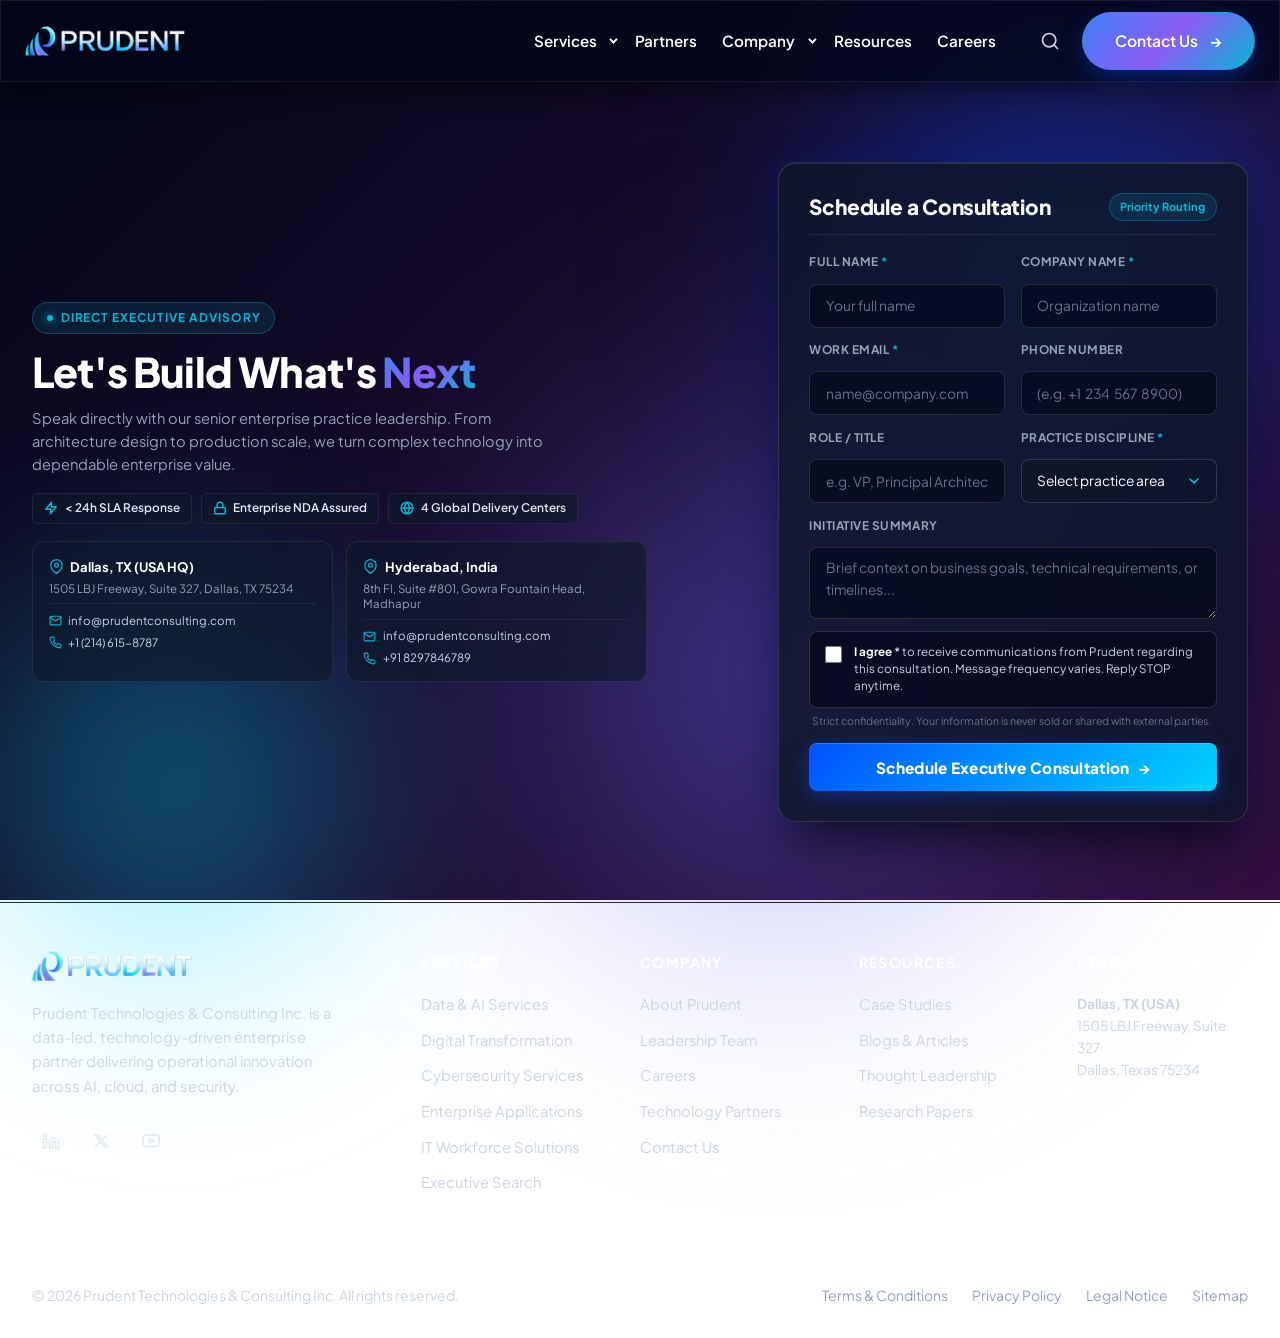
<file: contact.html>
<!DOCTYPE html>
<html lang="en">

<head>
  <meta charset="UTF-8">
  <meta name="viewport" content="width=device-width, initial-scale=1.0">
  <title>Prudent Technologies &amp; Consulting | Digital Innovation Engineered &amp; Delivered</title>
  <meta name="description"
    content="Scale Data, AI, Cloud, and Cybersecurity with Prudent, your global enterprise digital innovation partner delivering operational results for 27+ years.">

  <!-- Stylesheets -->
  <link rel="stylesheet" href="css/style.css">
  <link rel="stylesheet" href="css/animations.css">
  <link rel="stylesheet" href="css/responsive.css">
  <link rel="icon" type="image/x-icon" href="assets/images/favicon.ico">

</head>

<body>

  <!-- Hidden Checkbox for Mobile Navigation Toggle -->
  <input type="checkbox" id="mobile-nav-toggle" class="mobile-nav-toggle" aria-label="Toggle navigation">

  <!--
       HEADER NAVIGATION (STICKY + GLASSMORPHIC + MEGA MENUS)
       -->
  <header class="header-wrapper">
    <div class="container header-container">

      <!-- Brand Logo -->
      <a href="index.html" class="brand-logo" aria-label="Prudent Home">
        <img src="assets/images/prudent-logo-white.svg" alt="Prudent Technologies &amp; Consulting" width="160"
          height="38">
      </a>

      <!-- Desktop Nav & Mobile Drawer Container -->
      <div class="nav-menu-wrapper">
                <nav class="nav-menu" aria-label="Primary Navigation">
          <div class="nav-item nav-item-has-dropdown">
            <input type="checkbox" id="mobile-services-toggle" class="dropdown-toggle-input">
            <div class="nav-link-row">
              <a href="services.html" class="nav-link">Services</a>
              <label for="mobile-services-toggle" class="dropdown-caret-btn" aria-label="Toggle Services menu">
                <span class="caret"></span>
              </label>
            </div>
            <div class="mega-menu mega-menu-services">
              <div>
                <div class="mega-col-title">Core Disciplines</div>
                <div class="mega-list">
                  <a href="data-ai.html" class="mega-item-link">
                    <div class="mega-item-name">Data &amp; AI Services</div>
                    <div class="mega-item-desc">Decision intelligence, Databricks, and scalable GenAI.</div>
                  </a>
                  <a href="digital-transformation.html" class="mega-item-link">
                    <div class="mega-item-name">Digital Transformation</div>
                    <div class="mega-item-desc">Cloud-native engineering and modern experience platforms.</div>
                  </a>
                  <a href="cybersecurity.html" class="mega-item-link">
                    <div class="mega-item-name">Cybersecurity &amp; Resilience</div>
                    <div class="mega-item-desc">Zero Trust, MDR, and Elite Splunk Advisory.</div>
                  </a>
                </div>
              </div>

              <div>
                <div class="mega-col-title">Enterprise &amp; Talent</div>
                <div class="mega-list">
                  <a href="enterprise-applications.html" class="mega-item-link">
                    <div class="mega-item-name">Enterprise Applications</div>
                    <div class="mega-item-desc">ServiceNow, Salesforce, and UiPath RPA automation.</div>
                  </a>
                  <a href="workforce-solutions.html" class="mega-item-link">
                    <div class="mega-item-name">IT Workforce Solutions</div>
                    <div class="mega-item-desc">High-caliber specialized engineering teams.</div>
                  </a>
                  <a href="executive-search.html" class="mega-item-link">
                    <div class="mega-item-name">Executive Search</div>
                    <div class="mega-item-desc">C-suite and senior digital technology leadership.</div>
                  </a>
                </div>
              </div>

              <div>
                <div class="mega-col-title">Industry Solutions</div>
                <div class="mega-list">
                  <a href="case-studies.html" class="mega-item-link">
                    <div class="mega-item-name">Featured Case Studies</div>
                    <div class="mega-item-desc">Real-world results delivered across global enterprises.</div>
                  </a>
                </div>
              </div>
            </div>
          </div>

          <div class="nav-item">
            <a href="partners.html" class="nav-link">Partners</a>
          </div>

          <div class="nav-item nav-item-has-dropdown">
            <input type="checkbox" id="mobile-company-toggle" class="dropdown-toggle-input">
            <div class="nav-link-row">
              <a href="about.html" class="nav-link">Company</a>
              <label for="mobile-company-toggle" class="dropdown-caret-btn" aria-label="Toggle Company menu">
                <span class="caret"></span>
              </label>
            </div>
            <div class="mega-menu mega-menu-company">
              <div>
                <div class="mega-col-title">About Prudent</div>
                <div class="mega-list">
                  <a href="about.html" class="mega-item-link">
                    <div class="mega-item-name">Who We Are</div>
                    <div class="mega-item-desc">27+ years delivering digital innovation measured by outcomes.</div>
                  </a>
                  <a href="about.html#leadership" class="mega-item-link">
                    <div class="mega-item-name">Executive Leadership</div>
                    <div class="mega-item-desc">Meet the visionaries driving Prudent's global strategy.</div>
                  </a>
                </div>
              </div>
              <div>
                <div class="mega-col-title">Culture &amp; Reach</div>
                <div class="mega-list">
                  <a href="about.html#values" class="mega-item-link">
                    <div class="mega-item-name">Our Values</div>
                    <div class="mega-item-desc">Innovation, Inspire, and Impact across every engagement.</div>
                  </a>
                  <a href="about.html#locations" class="mega-item-link">
                    <div class="mega-item-name">Global Presence</div>
                    <div class="mega-item-desc">Offices in USA, India, Australia, and Singapore.</div>
                  </a>
                </div>
              </div>
            </div>
          </div>

          <div class="nav-item">
            <a href="resources.html" class="nav-link">Resources</a>
          </div>

          <div class="nav-item">
            <a href="careers.html" class="nav-link">Careers</a>
          </div>
        </nav>

        <!-- Right Side Nav Actions -->
        <div class="nav-actions">
          <a href="#search-modal" class="search-trigger-btn" aria-label="Open Search">
            <svg width="20" height="20" viewBox="0 0 24 24" fill="none" stroke="currentColor" stroke-width="2"
              stroke-linecap="round" stroke-linejoin="round">
              <circle cx="11" cy="11" r="8"></circle>
              <line x1="21" y1="21" x2="16.65" y2="16.65"></line>
            </svg>
          </a>
          <a href="contact.html" class="btn btn-primary">
            <span>Contact Us</span>
            <span class="arrow">&rarr;</span>
          </a>
        </div>
      </div>

      <!-- Mobile Controls (Search + Hamburger) -->
      <div class="mobile-controls">
        <a href="#search-modal" class="search-trigger-btn mobile-search-btn" aria-label="Open Search">
          <svg width="22" height="22" viewBox="0 0 24 24" fill="none" stroke="currentColor" stroke-width="2"
            stroke-linecap="round" stroke-linejoin="round">
            <circle cx="11" cy="11" r="8"></circle>
            <line x1="21" y1="21" x2="16.65" y2="16.65"></line>
          </svg>
        </a>
        <label for="mobile-nav-toggle" class="hamburger-label" aria-label="Open Mobile Menu">
          <span class="hamburger-bar"></span>
          <span class="hamburger-bar"></span>
          <span class="hamburger-bar"></span>
        </label>
      </div>

    </div>
  </header>

  <!--
       SEARCH OVERLAY MODAL (PURE CSS :target)
       -->
  <div id="search-modal" class="search-modal">
    <a href="#" class="search-modal-backdrop-close" aria-label="Close search"></a>
    <div class="search-modal-content">
      <a href="#" class="search-modal-close" aria-label="Close Search" title="Close Search">
        <svg width="22" height="22" viewBox="0 0 24 24" fill="none" stroke="currentColor" stroke-width="2.5" stroke-linecap="round" stroke-linejoin="round" aria-hidden="true" focusable="false"><line x1="18" y1="6" x2="6" y2="18"></line><line x1="6" y1="6" x2="18" y2="18"></line></svg>
      </a>
      <div class="search-box-wrapper">
        <span class="search-icon-inside">
          <svg width="22" height="22" viewBox="0 0 24 24" fill="none" stroke="currentColor" stroke-width="2" stroke-linecap="round" stroke-linejoin="round">
            <circle cx="11" cy="11" r="8"></circle>
            <line x1="21" y1="21" x2="16.65" y2="16.65"></line>
          </svg>
        </span>
        <input type="text" class="search-input" placeholder="Search services, solutions, case studies, technologies..."
          autofocus>
      </div>

      <div class="search-tags-heading">Suggested Searches</div>
      <div class="search-pills">
        <a href="data-ai.html" class="search-pill">Generative AI &amp; LLMs</a>
        <a href="cybersecurity.html" class="search-pill">Zero Trust Architecture</a>
        <a href="partners.html" class="search-pill">Splunk Advisory</a>
        <a href="enterprise-applications.html" class="search-pill">ServiceNow Workflows</a>
        <a href="digital-transformation.html" class="search-pill">Cloud Modernization</a>
        <a href="partners.html" class="search-pill">Databricks Lakehouse</a>
        <a href="workforce-solutions.html" class="search-pill">Technology Staffing</a>
      </div>

      <div class="search-tags-heading">Direct Links</div>
      <div class="search-pills">
        <a href="about.html" class="search-pill">About Us</a>
        <a href="careers.html" class="search-pill">Open Roles</a>
        <a href="case-studies.html" class="search-pill">Client Case Studies</a>
        <a href="contact.html" class="search-pill">Contact Leadership</a>
      </div>
    </div>
  </div>

  <main class="contact-page-viewport">
    <div class="container">
      <div class="contact-viewport-grid">

        <div class="contact-viewport-info">
          <div class="contact-viewport-eyebrow">
            <span class="contact-badge-dot"></span>
            Direct Executive Advisory
          </div>
          <h1 class="contact-viewport-title">Let's Build What's <span class="text-gradient">Next</span></h1>
          <p class="contact-viewport-lead">Speak directly with our senior enterprise practice leadership. From architecture design to production scale, we turn complex technology into dependable enterprise value.</p>

          <div class="contact-trust-badges">
            <div class="contact-trust-pill">
              <svg width="14" height="14" viewBox="0 0 24 24" fill="none" stroke="currentColor" stroke-width="2.5" stroke-linecap="round" stroke-linejoin="round">
                <polygon points="13 2 3 14 12 14 11 22 21 10 12 10 13 2"></polygon>
              </svg>
              &lt; 24h SLA Response
            </div>
            <div class="contact-trust-pill">
              <svg width="14" height="14" viewBox="0 0 24 24" fill="none" stroke="currentColor" stroke-width="2.5" stroke-linecap="round" stroke-linejoin="round">
                <rect x="3" y="11" width="18" height="11" rx="2" ry="2"></rect>
                <path d="M7 11V7a5 5 0 0 1 10 0v4"></path>
              </svg>
              Enterprise NDA Assured
            </div>
            <div class="contact-trust-pill">
              <svg width="14" height="14" viewBox="0 0 24 24" fill="none" stroke="currentColor" stroke-width="2.5" stroke-linecap="round" stroke-linejoin="round">
                <circle cx="12" cy="12" r="10"></circle>
                <line x1="2" y1="12" x2="22" y2="12"></line>
                <path d="M12 2a15.3 15.3 0 0 1 4 10 15.3 15.3 0 0 1-4 10 15.3 15.3 0 0 1-4-10 15.3 15.3 0 0 1 4-10z"></path>
              </svg>
              4 Global Delivery Centers
            </div>
          </div>

          <div class="contact-branches-compact">
            <div class="contact-branch-compact-card">
              <div class="contact-branch-compact-title">
                <svg width="15" height="15" viewBox="0 0 24 24" fill="none" stroke="currentColor" stroke-width="2" stroke-linecap="round" stroke-linejoin="round">
                  <path d="M21 10c0 7-9 13-9 13s-9-6-9-13a9 9 0 0 1 18 0z"></path>
                  <circle cx="12" cy="10" r="3"></circle>
                </svg>
                Dallas, TX (USA HQ)
              </div>
              <p class="contact-branch-compact-desc">1505 LBJ Freeway, Suite 327, Dallas, TX 75234</p>
              <div class="contact-branch-link-row">
                <a href="mailto:info@prudentconsulting.com" class="contact-branch-link-item">
                  <svg width="13" height="13" viewBox="0 0 24 24" fill="none" stroke="currentColor" stroke-width="2" stroke-linecap="round" stroke-linejoin="round">
                    <path d="M4 4h16c1.1 0 2 .9 2 2v12c0 1.1-.9 2-2 2H4c-1.1 0-2-.9-2-2V6c0-1.1.9-2 2-2z"></path>
                    <polyline points="22,6 12,13 2,6"></polyline>
                  </svg>
                  info@prudentconsulting.com
                </a>
                <a href="tel:+12146158787" class="contact-branch-link-item">
                  <svg width="13" height="13" viewBox="0 0 24 24" fill="none" stroke="currentColor" stroke-width="2" stroke-linecap="round" stroke-linejoin="round">
                    <path d="M22 16.92v3a2 2 0 0 1-2.18 2 19.79 19.79 0 0 1-8.63-3.07 19.5 19.5 0 0 1-6-6 19.79 19.79 0 0 1-3.07-8.67A2 2 0 0 1 4.11 2h3a2 2 0 0 1 2 1.72 12.84 12.84 0 0 0 .7 2.81 2 2 0 0 1-.45 2.11L8.09 9.91a16 16 0 0 0 6 6l1.27-1.27a2 2 0 0 1 2.11-.45 12.84 12.84 0 0 0 2.81.7A2 2 0 0 1 22 16.92z"></path>
                  </svg>
                  +1 (214) 615-8787
                </a>
              </div>
            </div>

            <div class="contact-branch-compact-card">
              <div class="contact-branch-compact-title">
                <svg width="15" height="15" viewBox="0 0 24 24" fill="none" stroke="currentColor" stroke-width="2" stroke-linecap="round" stroke-linejoin="round">
                  <path d="M21 10c0 7-9 13-9 13s-9-6-9-13a9 9 0 0 1 18 0z"></path>
                  <circle cx="12" cy="10" r="3"></circle>
                </svg>
                Hyderabad, India
              </div>
              <p class="contact-branch-compact-desc">8th Fl, Suite #801, Gowra Fountain Head, Madhapur</p>
              <div class="contact-branch-link-row">
                <a href="mailto:info@prudentconsulting.com" class="contact-branch-link-item">
                  <svg width="13" height="13" viewBox="0 0 24 24" fill="none" stroke="currentColor" stroke-width="2" stroke-linecap="round" stroke-linejoin="round">
                    <path d="M4 4h16c1.1 0 2 .9 2 2v12c0 1.1-.9 2-2 2H4c-1.1 0-2-.9-2-2V6c0-1.1.9-2 2-2z"></path>
                    <polyline points="22,6 12,13 2,6"></polyline>
                  </svg>
                  info@prudentconsulting.com
                </a>
                <a href="tel:+918297846789" class="contact-branch-link-item">
                  <svg width="13" height="13" viewBox="0 0 24 24" fill="none" stroke="currentColor" stroke-width="2" stroke-linecap="round" stroke-linejoin="round">
                    <path d="M22 16.92v3a2 2 0 0 1-2.18 2 19.79 19.79 0 0 1-8.63-3.07 19.5 19.5 0 0 1-6-6 19.79 19.79 0 0 1-3.07-8.67A2 2 0 0 1 4.11 2h3a2 2 0 0 1 2 1.72 12.84 12.84 0 0 0 .7 2.81 2 2 0 0 1-.45 2.11L8.09 9.91a16 16 0 0 0 6 6l1.27-1.27a2 2 0 0 1 2.11-.45 12.84 12.84 0 0 0 2.81.7A2 2 0 0 1 22 16.92z"></path>
                  </svg>
                  +91 8297846789
                </a>
              </div>
            </div>
          </div>
        </div>

        <div>
          <div class="contact-form-glass-card">
            <div class="contact-form-card-header">
              <h2 class="contact-form-glass-title">Schedule a Consultation</h2>
              <span class="contact-form-badge">Priority Routing</span>
            </div>

            <form class="contact-consultation-form" action="#thanks-modal"  title="Schedule an Executive Consultation">
              <div class="contact-form-glass-grid">

                <div class="contact-form-field">
                  <label class="contact-form-label" for="contact-full-name">Full Name <span>*</span></label>
                  <input class="contact-form-input" id="contact-full-name" name="fullName" type="text" placeholder="Your full name" autocomplete="name" required pattern="^[a-zA-Z\s\.\-']{2,60}$" title="Please enter your full name (minimum 2 characters, letters only)">
                </div>

                <div class="contact-form-field">
                  <label class="contact-form-label" for="contact-company">Company Name <span>*</span></label>
                  <input class="contact-form-input" id="contact-company" name="company" type="text" placeholder="Organization name" autocomplete="organization" required pattern=".{2,100}" title="Please enter your company or organization name (minimum 2 characters)">
                </div>

                <div class="contact-form-field">
                  <label class="contact-form-label" for="contact-email">Work Email <span>*</span></label>
                  <input class="contact-form-input" id="contact-email" name="email" type="email" placeholder="name@company.com" autocomplete="email" required pattern="^[a-zA-Z0-9._%+\-]+@[a-zA-Z0-9.\-]+\.[a-zA-Z]{2,}$" title="Please enter a valid work email address (e.g. name@company.com)">
                </div>

                <div class="contact-form-field">
                  <label class="contact-form-label" for="contact-phone">Phone Number</label>
                  <input id="contact-phone" name="phone" class="contact-form-input" type="tel" id="phone" name="phone" placeholder="(e.g. +1  234  567  8900)" maxlength="20" pattern="^\+?[0-9\s\-\(\)]+$" title="Please enter a valid phone number e.g. +1 234 567 8900" required autocomplete="tel" />
                </div>

                <div class="contact-form-field">
                  <label class="contact-form-label" for="contact-role">Role / Title</label>
                  <input class="contact-form-input" id="contact-role" name="role" type="text" placeholder="e.g. VP, Principal Architect" pattern=".{2,80}" title="Please enter your corporate role or title">
                </div>

                <div class="contact-form-field">
                  <label class="contact-form-label" for="contact-service">Practice Discipline <span>*</span></label>
                  <select class="contact-form-input" id="contact-service" name="service" required title="Please select a practice discipline">
                    <option value="">Select practice area</option>
                    <option value="Data & AI Services">Data &amp; AI Services</option>
                    <option value="Digital Transformation">Digital Transformation</option>
                    <option value="Cybersecurity">Cybersecurity &amp; Resilience</option>
                    <option value="Enterprise Applications">Enterprise Applications</option>
                    <option value="IT Workforce Solutions">IT Workforce Solutions</option>
                    <option value="Executive Search">Executive Search</option>
                  </select>
                </div>

                <div class="contact-form-field contact-form-field-full">
                  <label class="contact-form-label" for="contact-requirement">Initiative Summary</label>
                  <textarea class="contact-form-input" id="contact-requirement" name="requirement" rows="2" placeholder="Brief context on business goals, technical requirements, or timelines..." title="Brief summary of your initiative, requirements, or timeline"></textarea>
                </div>

              </div>

              <label class="contact-form-glass-check" for="contact-agree">
                <input type="checkbox" id="contact-agree" name="agree" required title="Please agree to consultation communications to proceed">
                <span><strong>I agree <span>*</span></strong> to receive communications from Prudent regarding this consultation. Message frequency varies. Reply STOP anytime.</span>
              </label>

              <div class="contact-form-glass-disclosure">
                Strict confidentiality. Your information is never sold or shared with external parties.
              </div>

              <button class="contact-form-glass-submit" type="submit" title="Submit your consultation request">
                <span>Schedule Executive Consultation</span>
                <span class="arrow">&rarr;</span>
              </button>
            </form>
          </div>
        </div>

      </div>
    </div>
  </main>

  <!--
       ENTERPRISE FOOTER
       -->
  <footer class="footer-wrapper">
    <div class="container">
      <div class="footer-grid">

        <!-- Brand & Description -->
        <div class="footer-brand">
          <a href="index.html" aria-label="Prudent Home">
            <img src="assets/images/prudent-logo-white.svg" alt="Prudent" width="160" height="38">
          </a>
          <p>
            Prudent Technologies &amp; Consulting Inc. is a data-led, technology-driven enterprise partner delivering
            operational innovation across AI, cloud, and security.
          </p>
          <div class="footer-social-links">
            <a href="https://www.linkedin.com/company/prudent-technologies-and-consulting-inc/" target="_blank"
              rel="noopener noreferrer" class="footer-social-btn" aria-label="LinkedIn">
              <svg width="18" height="18" viewBox="0 0 24 24" fill="none" stroke="currentColor" stroke-width="2">
                <path d="M16 8a6 6 0 0 1 6 6v7h-4v-7a2 2 0 0 0-2-2 2 2 0 0 0-2 2v7h-4v-7a6 6 0 0 1 6-6z"></path>
                <rect x="2" y="9" width="4" height="12"></rect>
                <circle cx="4" cy="4" r="2"></circle>
              </svg>
            </a>
            <a href="https://x.com/Prudent_USA/" target="_blank" rel="noopener noreferrer" class="footer-social-btn"
              aria-label="X / Twitter">
              <svg width="18" height="18" viewBox="0 0 24 24" fill="none" stroke="currentColor" stroke-width="2">
                <path d="M4 4l11.733 16h4.267l-11.733 -16z"></path>
                <path d="M4 20l6.768 -6.768m2.46 -2.46l6.772 -6.772"></path>
              </svg>
            </a>
            <a href="https://www.youtube.com/@PrudentTechnologiesConsulting/" target="_blank" rel="noopener noreferrer"
              class="footer-social-btn" aria-label="YouTube">
              <svg width="18" height="18" viewBox="0 0 24 24" fill="none" stroke="currentColor" stroke-width="2">
                <path
                  d="M22.54 6.42a2.78 2.78 0 0 0-1.94-2C18.88 4 12 4 12 4s-6.88 0-8.6.46a2.78 2.78 0 0 0-1.94 2A29 29 0 0 0 1 11.75a29 29 0 0 0 .46 5.33A2.78 2.78 0 0 0 3.4 19c1.72.46 8.6.46 8.6.46s6.88 0 8.6-.46a2.78 2.78 0 0 0 1.94-2 29 29 0 0 0 .46-5.25 29 29 0 0 0-.46-5.33z">
                </path>
                <polygon points="9.75 15.02 15.5 11.75 9.75 8.48 9.75 15.02"></polygon>
              </svg>
            </a>
          </div>
        </div>

        <!-- Col 1: Services -->
        <div>
          <div class="footer-col-title">Services</div>
          <div class="footer-links-list">
            <a href="data-ai.html" class="footer-link">Data &amp; AI Services</a>
            <a href="digital-transformation.html" class="footer-link">Digital Transformation</a>
            <a href="cybersecurity.html" class="footer-link">Cybersecurity Services</a>
            <a href="enterprise-applications.html" class="footer-link">Enterprise Applications</a>
            <a href="workforce-solutions.html" class="footer-link">IT Workforce Solutions</a>
            <a href="executive-search.html" class="footer-link">Executive Search</a>
          </div>
        </div>

        <!-- Col 2: Company -->
        <div>
          <div class="footer-col-title">Company</div>
          <div class="footer-links-list">
            <a href="about.html" class="footer-link">About Prudent</a>
            <a href="about.html#leadership" class="footer-link">Leadership Team</a>
            <a href="careers.html" class="footer-link">Careers</a>
            <a href="partners.html" class="footer-link">Technology Partners</a>
            <a href="contact.html" class="footer-link">Contact Us</a>
          </div>
        </div>

        <!-- Col 3: Resources -->
        <div>
          <div class="footer-col-title">Resources</div>
          <div class="footer-links-list">
            <a href="case-studies.html" class="footer-link">Case Studies</a>
            <a href="resources.html" class="footer-link">Blogs &amp; Articles</a>
            <a href="resources.html#insights" class="footer-link">Thought Leadership</a>
            <a href="resources.html#whitepapers" class="footer-link">Research Papers</a>
          </div>
        </div>

        <!-- Col 4: Global HQ -->
        <div>
          <div class="footer-col-title">Headquarters</div>
          <div class="footer-links-list footer-contact-info" >
            <p class="footer-company-name">
              <a href="https://maps.app.goo.gl/bRKtYPuZdha2ME969" class="foot-add"><strong>Dallas, TX (USA)</strong><br>
                1505 LBJ Freeway, Suite 327<br>
                Dallas, Texas 75234</a>
            </p>
            <p class="footer-address-text">
              Phone: <a href="tel:+12146158787" class="foot-add">+1 (214) 615-8787</a><br>
            </p>
            <p class="email footer-email-text" >
              Email: <a href="mailto:info@prudentconsulting.com" class="foot-add">info@prudentconsulting.com</a>
            </p>
          </div>
        </div>

      </div>

      <!-- Footer Bottom -->
      <div class="footer-bottom">
        <div>
          &copy; 2026 Prudent Technologies &amp; Consulting Inc. All rights reserved.
        </div>
        <div class="footer-legal-links">
          <a href="contact.html">Terms &amp; Conditions</a>
          <a href="contact.html">Privacy Policy</a>
          <a href="contact.html">Legal Notice</a>
          <a href="contact.html">Sitemap</a>
        </div>
      </div>
    </div>
  </footer>

  <div id="contact-modal" class="contact-modal-overlay" role="dialog" aria-modal="true" aria-labelledby="modal-title">
    <a href="#" class="contact-modal-backdrop-close" aria-label="Close modal"></a>
    <div class="contact-modal-card">
      <a href="#" class="contact-modal-close" aria-label="Close modal">&times;</a>
      <div class="contact-modal-header">
        <div class="eyebrow-tag">Direct Enterprise Advisory</div>
        <h2 id="modal-title" class="contact-modal-title">Schedule a Consultation</h2>
        <p class="contact-modal-desc">Speak directly with our senior enterprise practice leadership. Complete the form below and we will connect within one business day.</p>
      </div>
      <form class="contact-modal-form" action="#thanks-modal" onsubmit="event.preventDefault(); window.location.hash = 'thanks-modal'; this.reset();">
        <div class="contact-modal-grid">
          <div class="contact-modal-field">
            <label class="contact-modal-label" for="modal-fullName">Full Name *</label>
            <input class="contact-modal-input" id="modal-fullName" name="fullName" type="text" placeholder="Enter full name" required pattern="^[a-zA-Z\s\.\-']{2,60}$" title="Please enter your full name (minimum 2 characters, letters only)">
          </div>
          <div class="contact-modal-field">
            <label class="contact-modal-label" for="modal-company">Company Name *</label>
            <input class="contact-modal-input" id="modal-company" name="company" type="text" placeholder="Company or organization" required pattern=".{2,100}" title="Please enter your company or organization name (minimum 2 characters)">
          </div>
          <div class="contact-modal-field">
            <label class="contact-modal-label" for="modal-email">Work Email *</label>
            <input class="contact-modal-input" id="modal-email" name="email" type="email" placeholder="name@enterprise.com" required pattern="^[a-zA-Z0-9._%+\-]+@[a-zA-Z0-9.\-]+\.[a-zA-Z]{2,}$" title="Please enter a valid work email address (e.g. name@enterprise.com)">
          </div>
          <div class="contact-modal-field">
            <label class="contact-modal-label" for="modal-phone">Phone Number</label>
            <input class="contact-modal-input" id="modal-phone" name="phone" type="tel" placeholder="+1 (000) 000-0000" pattern="^(?:\+1[-. ]?)?\(?([2-9][0-8][0-9])\)?[-. ]?([2-9][0-9]{2})[-. ]?([0-9]{4})$" title="Please enter a valid phone number (minimum 7 digits, digits and symbols allowed)">
          </div>
          <div class="contact-modal-field contact-modal-full">
            <label class="contact-modal-label" for="modal-service">Service Discipline *</label>
            <select class="contact-modal-input" id="modal-service" name="service" required title="Please select a discipline">
              <option value="">Select a discipline</option>
              <option value="Data &amp; AI Services">Data &amp; AI Services</option>
              <option value="Digital Transformation">Digital Transformation</option>
              <option value="Cybersecurity">Cybersecurity &amp; Resilience</option>
              <option value="Enterprise Applications">Enterprise Applications</option>
              <option value="IT Workforce Solutions">IT Workforce Solutions</option>
              <option value="Executive Search">Executive Search</option>
            </select>
          </div>
          <div class="contact-modal-field contact-modal-full">
            <label class="contact-modal-label" for="modal-requirement">Requirement Overview</label>
            <textarea class="contact-modal-input contact-modal-textarea" id="modal-requirement" name="requirement" rows="3" placeholder="Briefly describe your business challenge or architectural initiative..."></textarea>
          </div>
        </div>
        <button class="contact-modal-btn" type="submit">
          <span>Schedule Consultation</span>
          <span>&rarr;</span>
        </button>
      </form>
    </div>
  </div>
  <div id="thanks-modal" class="thanks-modal-overlay" role="dialog" aria-modal="true" aria-labelledby="thanks-modal-title">
    <a href="#" class="thanks-modal-backdrop-close" aria-label="Close modal"></a>
    <div class="thanks-modal-card">
      <a href="#" class="thanks-modal-close" aria-label="Close modal">&times;</a>
      <div class="thanks-modal-icon-wrap">
        <svg class="thanks-modal-check-icon" viewBox="0 0 24 24" fill="none" stroke="currentColor" stroke-width="2.5" stroke-linecap="round" stroke-linejoin="round">
          <polyline points="20 6 9 17 4 12"></polyline>
        </svg>
      </div>
      <div class="eyebrow-tag">Submission Received</div>
      <h2 id="thanks-modal-title" class="thanks-modal-title">Thanks for Submitting!</h2>
      <p class="thanks-modal-desc">
        Your message has been successfully received by our enterprise solutions leadership. A senior director or practice lead will review your submission and reach out within one business day.
      </p>
      <div class="thanks-modal-actions">
        <a href="#" class="btn btn-primary thanks-modal-done-btn">
          <span>Close &amp; Continue</span>
          <span class="arrow">&rarr;</span>
        </a>
      </div>
    </div>
  </div>
</body>

</html>
</file>
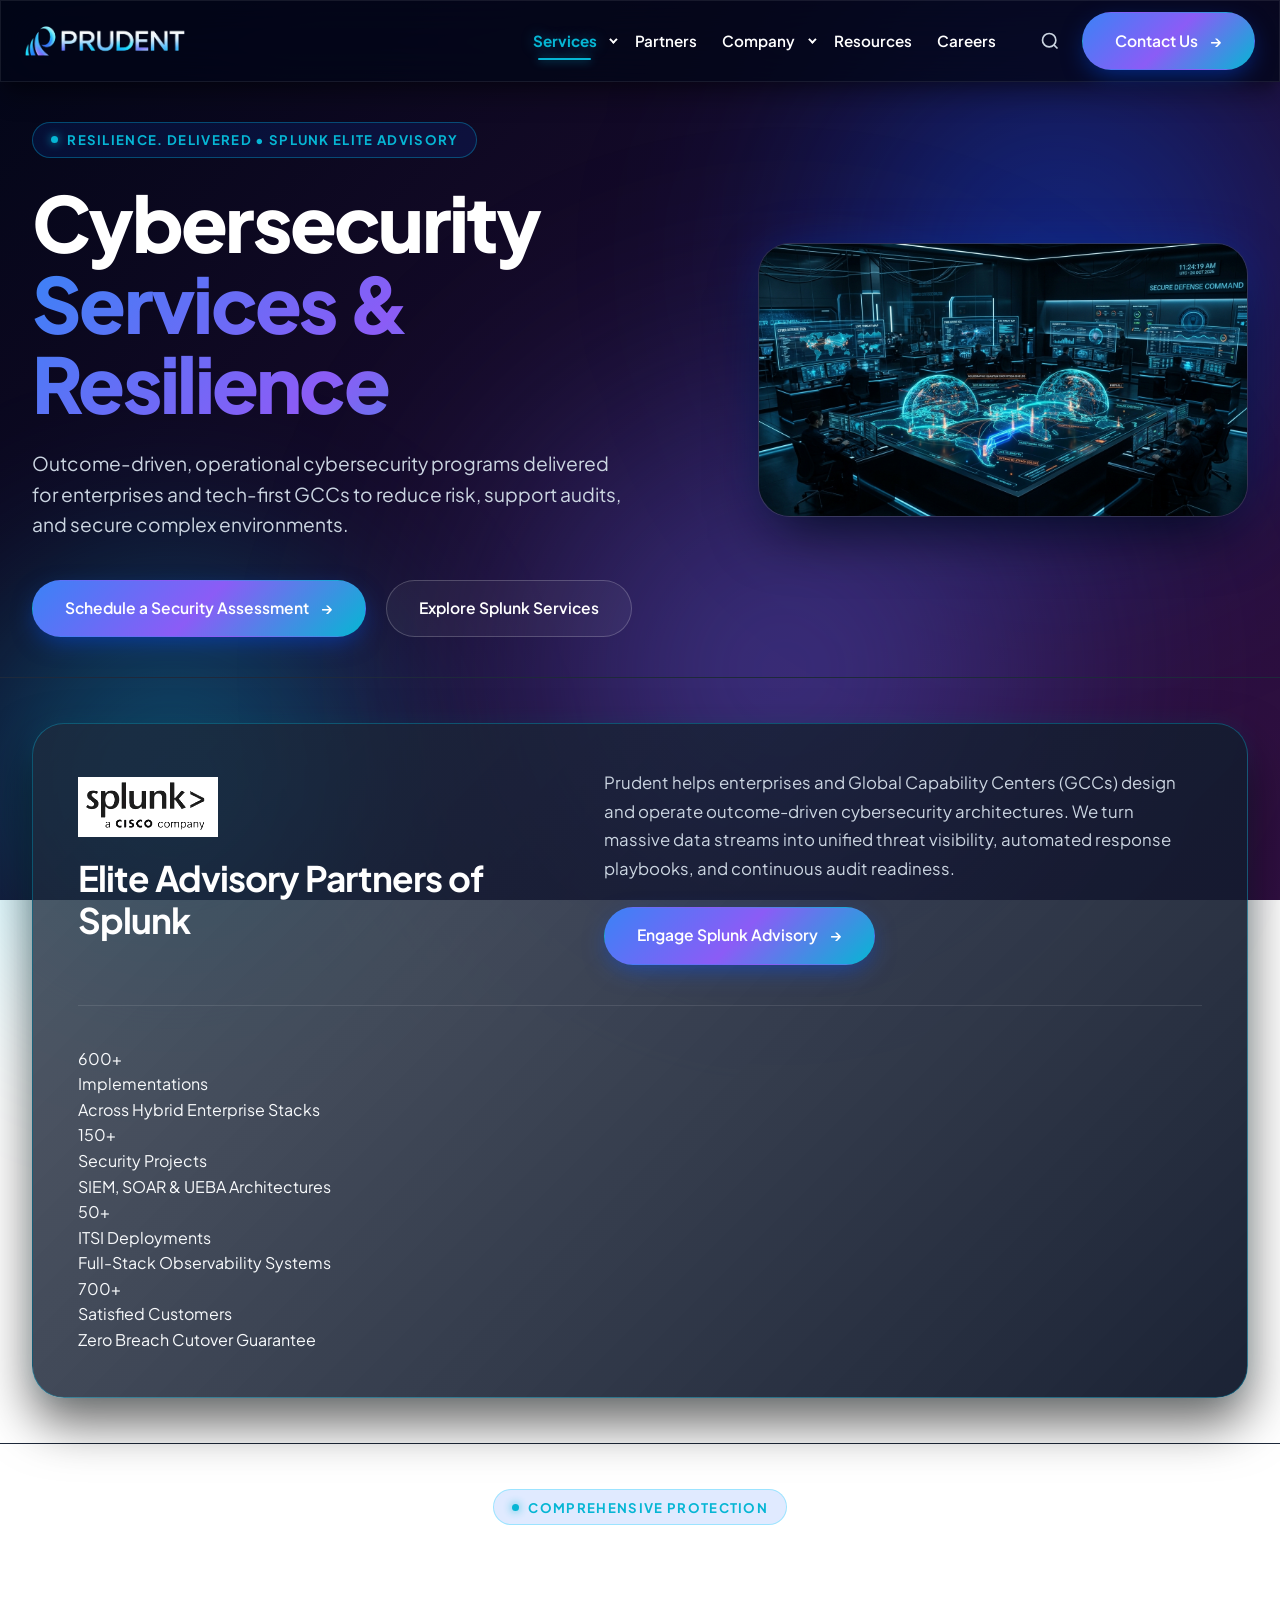
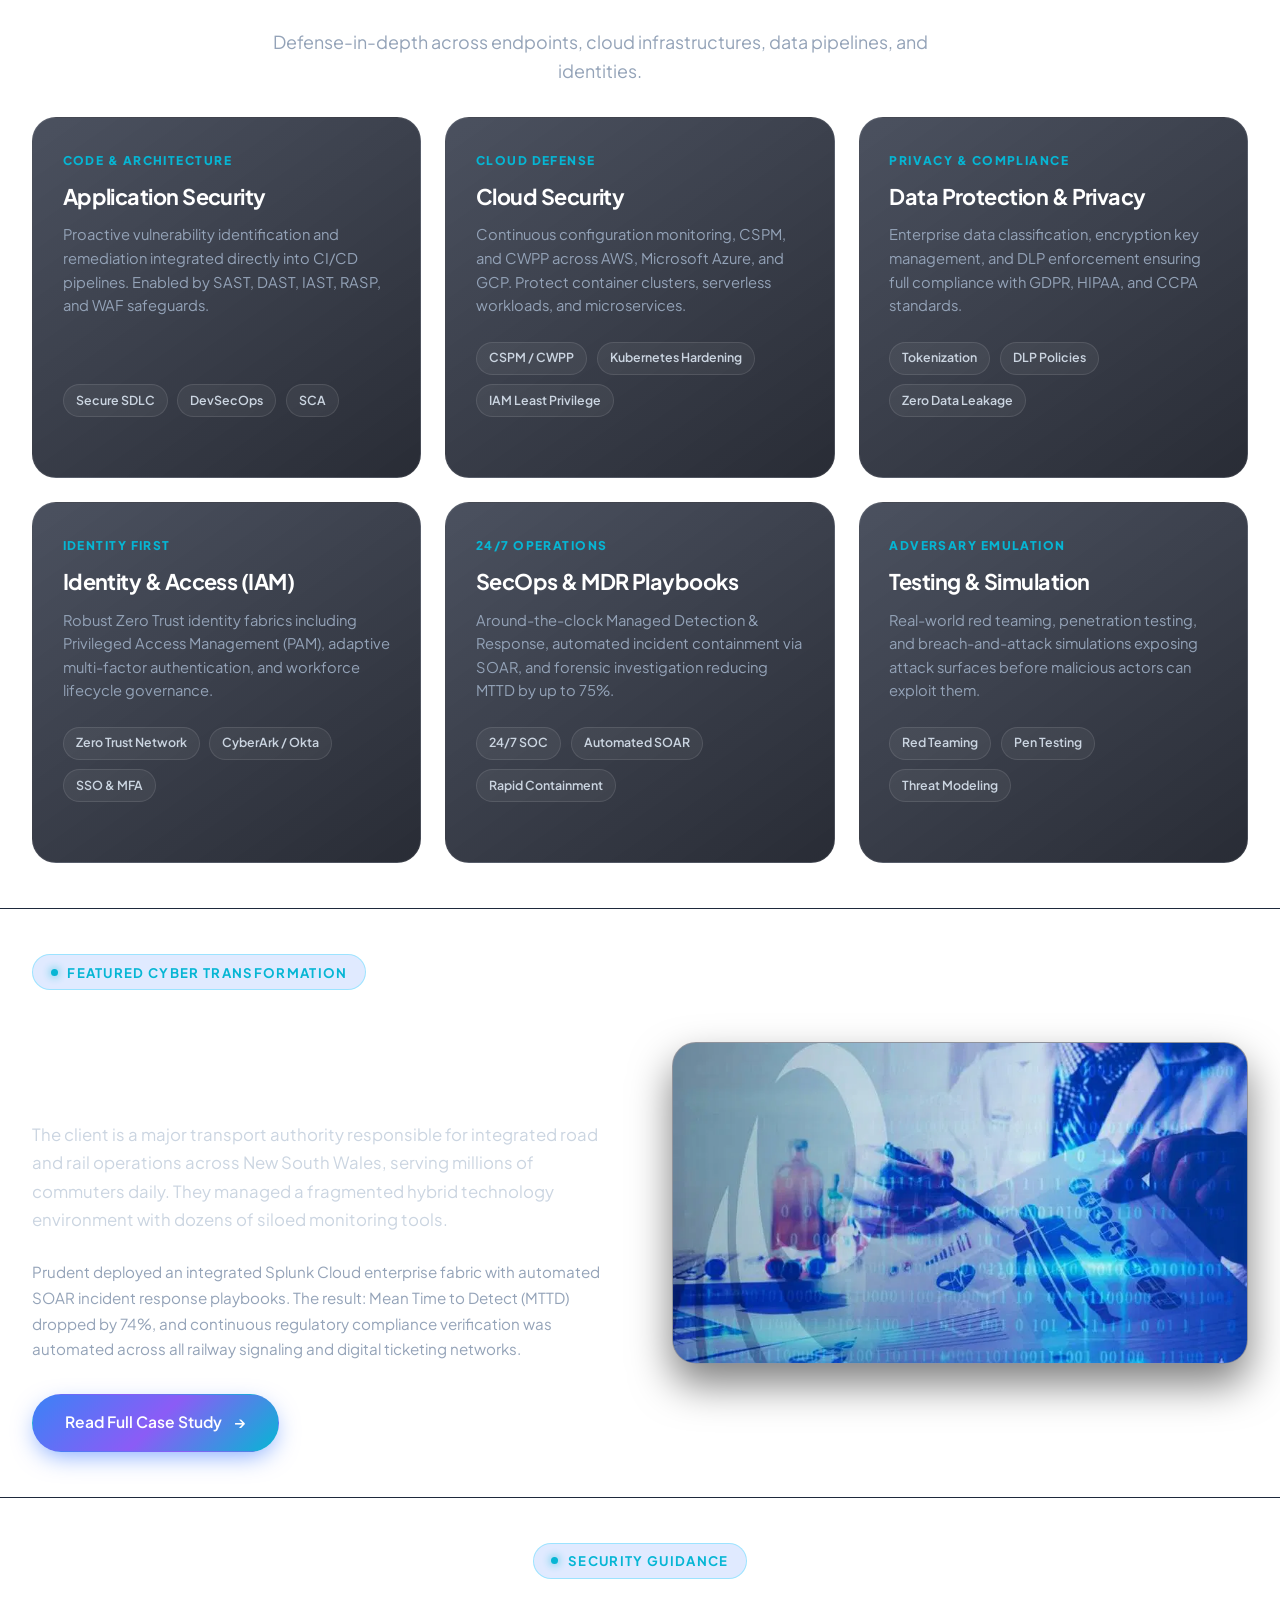
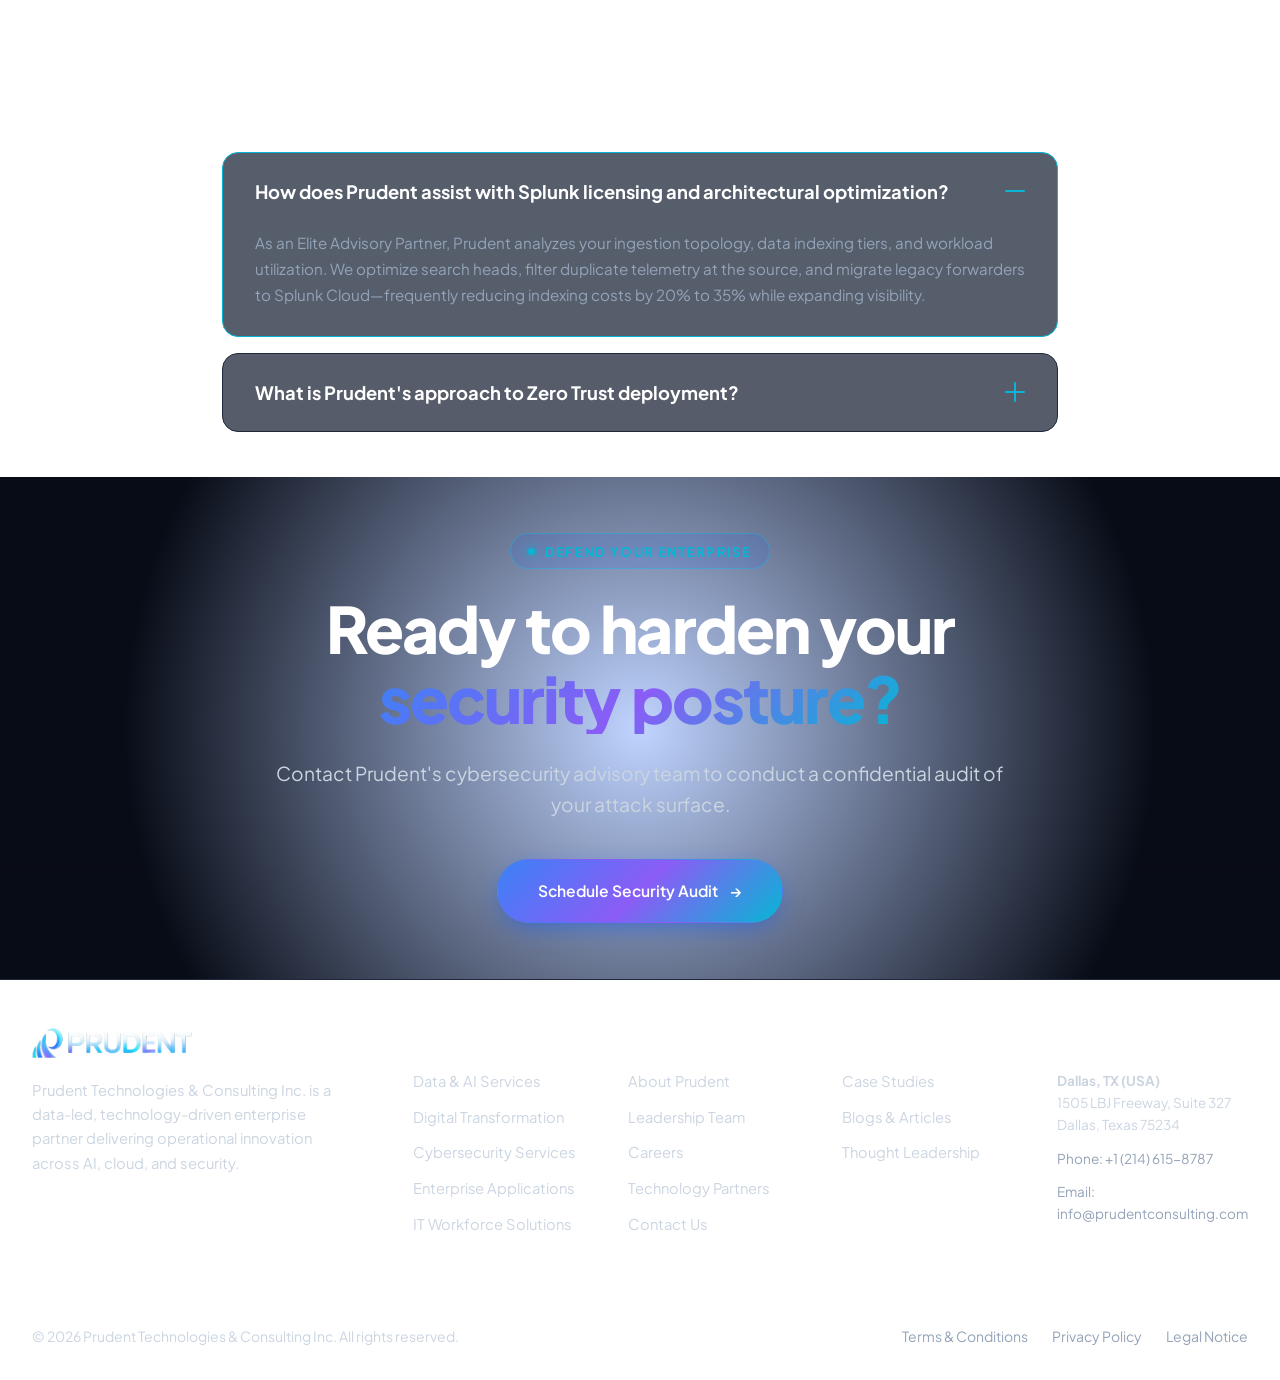
<file: cybersecurity.html>
<!DOCTYPE html>
<html lang="en">
<head>
  <meta charset="UTF-8">
  <meta name="viewport" content="width=device-width, initial-scale=1.0">
  <title>Cybersecurity Services | Splunk Elite Advisory | Prudent</title>
  <meta name="description" content="Outcome-driven, operational cybersecurity programs delivered for enterprises and GCCs. Elite Advisory Partners of Splunk with 600+ implementations.">
  
  <link rel="stylesheet" href="css/style.css">
  <link rel="stylesheet" href="css/animations.css">
  <link rel="stylesheet" href="css/responsive.css">
</head>
<body>

  <input type="checkbox" id="mobile-nav-toggle" class="mobile-nav-toggle" aria-label="Toggle navigation">

  <!-- HEADER -->
  <header class="header-wrapper">
    <div class="container header-container">
      <a href="index.html" class="brand-logo" aria-label="Prudent Home">
        <img src="assets/images/prudent-logo-white.svg" alt="Prudent" width="160" height="38">
      </a>

      <div class="nav-menu-wrapper">
        <nav class="nav-menu" aria-label="Primary Navigation">
          <div class="nav-item nav-item-has-dropdown">
            <input type="checkbox" id="mobile-services-toggle" class="dropdown-toggle-input" checked>
            <div class="nav-link-row active">
              <a href="services.html" class="nav-link active">Services</a>
              <label for="mobile-services-toggle" class="dropdown-caret-btn" aria-label="Toggle Services menu">
                <span class="caret"></span>
              </label>
            </div>
            <div class="mega-menu mega-menu-services">
              <div>
                <div class="mega-col-title">Core Disciplines</div>
                <div class="mega-list">
                  <a href="data-ai.html" class="mega-item-link">
                    <div class="mega-item-name">Data &amp; AI Services</div>
                    <div class="mega-item-desc">Decision intelligence, Databricks, and scalable GenAI.</div>
                  </a>
                  <a href="digital-transformation.html" class="mega-item-link">
                    <div class="mega-item-name">Digital Transformation</div>
                    <div class="mega-item-desc">Cloud-native engineering and modern experience platforms.</div>
                  </a>
                  <a href="cybersecurity.html" class="mega-item-link active">
                    <div class="mega-item-name">Cybersecurity &amp; Resilience</div>
                    <div class="mega-item-desc">Zero Trust, MDR, and Elite Splunk Advisory.</div>
                  </a>
                </div>
              </div>

              <div>
                <div class="mega-col-title">Enterprise &amp; Talent</div>
                <div class="mega-list">
                  <a href="enterprise-applications.html" class="mega-item-link">
                    <div class="mega-item-name">Enterprise Applications</div>
                    <div class="mega-item-desc">ServiceNow, Salesforce, and UiPath RPA automation.</div>
                  </a>
                  <a href="workforce-solutions.html" class="mega-item-link">
                    <div class="mega-item-name">IT Workforce Solutions</div>
                    <div class="mega-item-desc">High-caliber specialized engineering teams.</div>
                  </a>
                  <a href="executive-search.html" class="mega-item-link">
                    <div class="mega-item-name">Executive Search</div>
                    <div class="mega-item-desc">C-suite and senior digital technology leadership.</div>
                  </a>
                </div>
              </div>

              <div>
                <div class="mega-col-title">Industry Solutions</div>
                <div class="mega-list">
                  <a href="case-studies.html" class="mega-item-link">
                    <div class="mega-item-name">Featured Case Studies</div>
                    <div class="mega-item-desc">Real-world results delivered across global enterprises.</div>
                  </a>
                </div>
              </div>
            </div>
          </div>

          <div class="nav-item">
            <a href="partners.html" class="nav-link">Partners</a>
          </div>

          <div class="nav-item nav-item-has-dropdown">
            <input type="checkbox" id="mobile-company-toggle" class="dropdown-toggle-input">
            <div class="nav-link-row">
              <a href="about.html" class="nav-link">Company</a>
              <label for="mobile-company-toggle" class="dropdown-caret-btn" aria-label="Toggle Company menu">
                <span class="caret"></span>
              </label>
            </div>
            <div class="mega-menu mega-menu-company">
              <div>
                <div class="mega-col-title">About Prudent</div>
                <div class="mega-list">
                  <a href="about.html" class="mega-item-link">
                    <div class="mega-item-name">Who We Are</div>
                    <div class="mega-item-desc">27+ years delivering digital innovation measured by outcomes.</div>
                  </a>
                  <a href="about.html#leadership" class="mega-item-link">
                    <div class="mega-item-name">Executive Leadership</div>
                    <div class="mega-item-desc">Meet the visionaries driving Prudent's global strategy.</div>
                  </a>
                </div>
              </div>
              <div>
                <div class="mega-col-title">Culture &amp; Reach</div>
                <div class="mega-list">
                  <a href="about.html#values" class="mega-item-link">
                    <div class="mega-item-name">Our Values</div>
                    <div class="mega-item-desc">Innovation, Inspire, and Impact across every engagement.</div>
                  </a>
                  <a href="about.html#locations" class="mega-item-link">
                    <div class="mega-item-name">Global Presence</div>
                    <div class="mega-item-desc">Offices in USA, India, Australia, and Singapore.</div>
                  </a>
                </div>
              </div>
            </div>
          </div>

          <div class="nav-item">
            <a href="resources.html" class="nav-link">Resources</a>
          </div>

          <div class="nav-item">
            <a href="careers.html" class="nav-link">Careers</a>
          </div>
        </nav>

        <div class="nav-actions">
          <a href="#search-modal" class="search-trigger-btn" aria-label="Open Search">
            <svg width="20" height="20" viewBox="0 0 24 24" fill="none" stroke="currentColor" stroke-width="2"><circle cx="11" cy="11" r="8"></circle><line x1="21" y1="21" x2="16.65" y2="16.65"></line></svg>
          </a>
          <a href="contact.html" class="btn btn-primary">
            <span>Contact Us</span>
            <span class="arrow">&rarr;</span>
          </a>
        </div>
      </div>

      <div class="mobile-controls">
        <a href="#search-modal" class="search-trigger-btn mobile-search-btn" aria-label="Open Search">
          <svg width="22" height="22" viewBox="0 0 24 24" fill="none" stroke="currentColor" stroke-width="2" stroke-linecap="round" stroke-linejoin="round">
            <circle cx="11" cy="11" r="8"></circle>
            <line x1="21" y1="21" x2="16.65" y2="16.65"></line>
          </svg>
        </a>
        <label for="mobile-nav-toggle" class="hamburger-label" aria-label="Open Mobile Menu">
          <span class="hamburger-bar"></span>
          <span class="hamburger-bar"></span>
          <span class="hamburger-bar"></span>
        </label>
      </div>
    </div>
  </header>

  <!-- SEARCH MODAL -->
  <div id="search-modal" class="search-modal">
    <a href="#" class="search-modal-backdrop-close" aria-label="Close search"></a>
    <div class="search-modal-content">
      <a href="#" class="search-modal-close" aria-label="Close Search" title="Close Search">
        <svg width="22" height="22" viewBox="0 0 24 24" fill="none" stroke="currentColor" stroke-width="2.5" stroke-linecap="round" stroke-linejoin="round" aria-hidden="true" focusable="false"><line x1="18" y1="6" x2="6" y2="18"></line><line x1="6" y1="6" x2="18" y2="18"></line></svg>
      </a>
      <div class="search-box-wrapper">
        <span class="search-icon-inside">
          <svg width="22" height="22" viewBox="0 0 24 24" fill="none" stroke="currentColor" stroke-width="2" stroke-linecap="round" stroke-linejoin="round">
            <circle cx="11" cy="11" r="8"></circle>
            <line x1="21" y1="21" x2="16.65" y2="16.65"></line>
          </svg>
        </span>
        <input type="text" class="search-input" placeholder="Search cybersecurity solutions, MDR, Zero Trust, Splunk..." autofocus>
      </div>
      <div class="search-tags-heading">Suggested Searches</div>
      <div class="search-pills">
        <a href="#splunk" class="search-pill">Splunk Elite Advisory</a>
        <a href="#services" class="search-pill">Zero Trust Architecture</a>
        <a href="#services" class="search-pill">24/7 Managed Detection &amp; Response (MDR)</a>
        <a href="#services" class="search-pill">SecOps &amp; SIEM/SOAR</a>
        <a href="#services" class="search-pill">Cloud Security &amp; Compliance</a>
        <a href="#services" class="search-pill">Application Security (AppSec)</a>
      </div>

      <div class="search-tags-heading">Direct Links</div>
      <div class="search-pills">
        <a href="data-ai.html" class="search-pill">Data &amp; AI Services</a>
        <a href="digital-transformation.html" class="search-pill">Cloud Modernization</a>
        <a href="case-studies.html" class="search-pill">Cybersecurity Case Studies</a>
        <a href="contact.html" class="search-pill">Speak with Security Advisors</a>
      </div>
    </div>
  </div>

  <main>
    <!-- HERO -->
    <section class="hero-section" style="min-height: 65vh;">
      <div class="hero-glow-1"></div>
      <div class="container hero-grid">
        <div class="hero-text-content">
          <div class="eyebrow-tag animate-fade-up delay-1">Resilience. Delivered &bull; Splunk Elite Advisory</div>
          <h1 class="display-title animate-fade-up delay-2 anim-fade-up">
            Cybersecurity <br>
            <span class="text-gradient">Services &amp; Resilience</span>
          </h1>
          <p class="hero-lead-text animate-fade-up delay-3">
            Outcome-driven, operational cybersecurity programs delivered for enterprises and tech-first GCCs to reduce risk, support audits, and secure complex environments.
          </p>
          <div class="btn-group animate-fade-up delay-4">
            <a href="contact.html" class="btn btn-primary">
              <span>Schedule a Security Assessment</span>
              <span class="arrow">&rarr;</span>
            </a>
            <a href="#splunk" class="btn btn-secondary">
              <span>Explore Splunk Services</span>
            </a>
          </div>
        </div>

        <div class="hero-visual-frame animate-scale delay-5">
          <img src="assets/images/hero-cyber-defense.jpg" alt="Prudent Enterprise Cybersecurity Command Center" class="hero-visual-img animate-hero-bg">
        </div>
      </div>
    </section>

    <!-- SPLUNK ELITE ADVISORY BANNER & STATS -->
    <section id="splunk" class="section-padding" style="background: transparent; border-top: 1px solid var(--border-dark); border-bottom: 1px solid var(--border-dark);">
      <div class="container">
        <div class="partner-feature-box">
          <div class="partner-feature-header-grid">
            <div>
              <img src="assets/images/partners/partner-splunk.png" alt="Splunk a Cisco Company" style="max-height: 60px; margin-bottom: 1.25rem; filter: brightness(1.2);">
              <h2 style="font-size: 2.2rem; color: #FFFFFF; line-height: 1.2; margin-bottom: 1rem;">
                Elite Advisory Partners of Splunk
              </h2>
            </div>
            <div>
              <p style="color: #CBD5E1; font-size: 1.05rem; line-height: 1.7; margin-bottom: 1.5rem;">
                Prudent helps enterprises and Global Capability Centers (GCCs) design and operate outcome-driven cybersecurity architectures. We turn massive data streams into unified threat visibility, automated response playbooks, and continuous audit readiness.
              </p>
              <a href="contact.html" class="btn btn-primary">
                <span>Engage Splunk Advisory</span>
                <span class="arrow">&rarr;</span>
              </a>
            </div>
          </div>

          <!-- Splunk Track Record Stats -->
          <div class="stats-grid" style="border-top: 1px solid rgba(255, 255, 255, 0.1); padding-top: 2.5rem;">
            <div class="stat-card">
              <div class="stat-number">600+</div>
              <div class="stat-label">Implementations</div>
              <div class="stat-sub">Across Hybrid Enterprise Stacks</div>
            </div>
            <div class="stat-card">
              <div class="stat-number">150+</div>
              <div class="stat-label">Security Projects</div>
              <div class="stat-sub">SIEM, SOAR &amp; UEBA Architectures</div>
            </div>
            <div class="stat-card">
              <div class="stat-number">50+</div>
              <div class="stat-label">ITSI Deployments</div>
              <div class="stat-sub">Full-Stack Observability Systems</div>
            </div>
            <div class="stat-card">
              <div class="stat-number">700+</div>
              <div class="stat-label">Satisfied Customers</div>
              <div class="stat-sub">Zero Breach Cutover Guarantee</div>
            </div>
          </div>
        </div>
      </div>
    </section>

    <!-- CORE SUB-SERVICES MATRIX -->
    <section id="services" class="section-padding" style="background: var(--bg-dark);">
      <div class="container">
        <div class="section-header-centered">
          <div class="eyebrow-tag anim-fade-up">Comprehensive Protection</div>
          <h2 class="section-title anim-fade-up">Cybersecurity Service Offerings</h2>
          <p class="section-subtitle anim-fade-up anim-delay-1">
            Defense-in-depth across endpoints, cloud infrastructures, data pipelines, and identities.
          </p>
        </div>

        <div class="services-bento-grid">
          
          <div class="service-card anim-fade-up anim-delay-2">
            <div>
              <div class="service-tag">Code &amp; Architecture</div>
              <h3 class="service-title">Application Security</h3>
              <p class="service-desc">
                Proactive vulnerability identification and remediation integrated directly into CI/CD pipelines. Enabled by SAST, DAST, IAST, RASP, and WAF safeguards.
              </p>
            </div>
            <div class="service-feature-list">
              <span class="service-pill">Secure SDLC</span>
              <span class="service-pill">DevSecOps</span>
              <span class="service-pill">SCA</span>
            </div>
          </div>

          <div class="service-card anim-fade-up anim-delay-2">
            <div>
              <div class="service-tag">Cloud Defense</div>
              <h3 class="service-title">Cloud Security</h3>
              <p class="service-desc">
                Continuous configuration monitoring, CSPM, and CWPP across AWS, Microsoft Azure, and GCP. Protect container clusters, serverless workloads, and microservices.
              </p>
            </div>
            <div class="service-feature-list">
              <span class="service-pill">CSPM / CWPP</span>
              <span class="service-pill">Kubernetes Hardening</span>
              <span class="service-pill">IAM Least Privilege</span>
            </div>
          </div>

          <div class="service-card anim-fade-up anim-delay-2">
            <div>
              <div class="service-tag">Privacy &amp; Compliance</div>
              <h3 class="service-title">Data Protection &amp; Privacy</h3>
              <p class="service-desc">
                Enterprise data classification, encryption key management, and DLP enforcement ensuring full compliance with GDPR, HIPAA, and CCPA standards.
              </p>
            </div>
            <div class="service-feature-list">
              <span class="service-pill">Tokenization</span>
              <span class="service-pill">DLP Policies</span>
              <span class="service-pill">Zero Data Leakage</span>
            </div>
          </div>

          <div class="service-card anim-fade-up anim-delay-2">
            <div>
              <div class="service-tag">Identity First</div>
              <h3 class="service-title">Identity &amp; Access (IAM)</h3>
              <p class="service-desc">
                Robust Zero Trust identity fabrics including Privileged Access Management (PAM), adaptive multi-factor authentication, and workforce lifecycle governance.
              </p>
            </div>
            <div class="service-feature-list">
              <span class="service-pill">Zero Trust Network</span>
              <span class="service-pill">CyberArk / Okta</span>
              <span class="service-pill">SSO &amp; MFA</span>
            </div>
          </div>

          <div class="service-card anim-fade-up anim-delay-2">
            <div>
              <div class="service-tag">24/7 Operations</div>
              <h3 class="service-title">SecOps &amp; MDR Playbooks</h3>
              <p class="service-desc">
                Around-the-clock Managed Detection &amp; Response, automated incident containment via SOAR, and forensic investigation reducing MTTD by up to 75%.
              </p>
            </div>
            <div class="service-feature-list">
              <span class="service-pill">24/7 SOC</span>
              <span class="service-pill">Automated SOAR</span>
              <span class="service-pill">Rapid Containment</span>
            </div>
          </div>

          <div class="service-card anim-fade-up anim-delay-2">
            <div>
              <div class="service-tag">Adversary Emulation</div>
              <h3 class="service-title">Testing &amp; Simulation</h3>
              <p class="service-desc">
                Real-world red teaming, penetration testing, and breach-and-attack simulations exposing attack surfaces before malicious actors can exploit them.
              </p>
            </div>
            <div class="service-feature-list">
              <span class="service-pill">Red Teaming</span>
              <span class="service-pill">Pen Testing</span>
              <span class="service-pill">Threat Modeling</span>
            </div>
          </div>

        </div>
      </div>
    </section>

    <!-- CASE STUDY SPOTLIGHT: TRANSPORT RESILIENCE -->
    <section class="section-padding" style="background: transparent; border-top: 1px solid var(--border-dark);">
      <div class="container">
        <div class="spotlight-grid">
          <div>
            <div class="eyebrow-tag anim-fade-up">Featured Cyber Transformation</div>
            <h2 style="font-size: 2.25rem; color: #FFFFFF; line-height: 1.2; margin-bottom: 1.25rem;">
              Statewide Transport Resilience Through Cloud Consolidation
            </h2>
            <p style="color: #CBD5E1; font-size: 1.05rem; line-height: 1.7; margin-bottom: 1.5rem;">
              The client is a major transport authority responsible for integrated road and rail operations across New South Wales, serving millions of commuters daily. They managed a fragmented hybrid technology environment with dozens of siloed monitoring tools.
            </p>
            <p style="color: var(--text-muted); font-size: 0.95rem; line-height: 1.7; margin-bottom: 2rem;">
              Prudent deployed an integrated Splunk Cloud enterprise fabric with automated SOAR incident response playbooks. The result: Mean Time to Detect (MTTD) dropped by 74%, and continuous regulatory compliance verification was automated across all railway signaling and digital ticketing networks.
            </p>
            <a href="case-studies.html#transport" class="btn btn-primary">
              <span>Read Full Case Study</span>
              <span class="arrow">&rarr;</span>
            </a>
          </div>

          <div class="hero-visual-frame anim-fade-up anim-delay-4">
            <img src="assets/images/cases/case-cybersecurity.png" alt="Transport Authority Cyber Resilience Case Study" class="hero-visual-img">
          </div>
        </div>
      </div>
    </section>

    <!-- CYBER AUDIT FAQ -->
    <section class="section-padding" style="background: var(--bg-dark); border-top: 1px solid var(--border-dark);">
      <div class="container" style="max-width: 900px;">
        <div class="section-header-centered">
          <div class="eyebrow-tag anim-fade-up">Security Guidance</div>
          <h2 class="section-title anim-fade-up">Cybersecurity Questions Answered</h2>
        </div>

        <div class="accordion-group">
          <details class="accordion-item" open>
            <summary class="accordion-summary">
              <span>How does Prudent assist with Splunk licensing and architectural optimization?</span>
              <span class="accordion-icon"></span>
            </summary>
            <div class="accordion-content">
              As an Elite Advisory Partner, Prudent analyzes your ingestion topology, data indexing tiers, and workload utilization. We optimize search heads, filter duplicate telemetry at the source, and migrate legacy forwarders to Splunk Cloud—frequently reducing indexing costs by 20% to 35% while expanding visibility.
            </div>
          </details>

          <details class="accordion-item">
            <summary class="accordion-summary">
              <span>What is Prudent's approach to Zero Trust deployment?</span>
              <span class="accordion-icon"></span>
            </summary>
            <div class="accordion-content">
              We follow the NIST SP 800-207 Zero Trust framework, implementing continuous identity verification, granular micro-segmentation, and device health validation before granting access to sensitive data stores or production clusters.
            </div>
          </details>
        </div>
      </div>
    </section>

    <!-- FINAL CTA -->
    <section class="cta-section">
      <div class="container cta-box">
        <div class="eyebrow-tag anim-fade-up">Defend Your Enterprise</div>
        <h2 class="cta-heading">Ready to harden your <br><span class="text-gradient">security posture?</span></h2>
        <p class="cta-subtext">Contact Prudent's cybersecurity advisory team to conduct a confidential audit of your attack surface.</p>
        <div class="btn-group" style="justify-content: center;">
          <a href="contact.html" class="btn btn-primary" style="padding: 1.15rem 2.5rem;">
            <span>Schedule Security Audit</span>
            <span class="arrow">&rarr;</span>
          </a>
        </div>
      </div>
    </section>
  </main>

  <!-- FOOTER -->
  <footer class="footer-wrapper">
    <div class="container">
      <div class="footer-grid">
        <div class="footer-brand">
          <a href="index.html"><img src="assets/images/prudent-logo-white.svg" alt="Prudent" width="160" height="38"></a>
          <p>Prudent Technologies &amp; Consulting Inc. is a data-led, technology-driven enterprise partner delivering operational innovation across AI, cloud, and security.</p>
        </div>
        <div>
          <div class="footer-col-title">Services</div>
          <div class="footer-links-list">
            <a href="data-ai.html" class="footer-link">Data &amp; AI Services</a>
            <a href="digital-transformation.html" class="footer-link">Digital Transformation</a>
            <a href="cybersecurity.html" class="footer-link">Cybersecurity Services</a>
            <a href="enterprise-applications.html" class="footer-link">Enterprise Applications</a>
            <a href="workforce-solutions.html" class="footer-link">IT Workforce Solutions</a>
          </div>
        </div>
        <div>
          <div class="footer-col-title">Company</div>
          <div class="footer-links-list">
            <a href="about.html" class="footer-link">About Prudent</a>
            <a href="about.html#leadership" class="footer-link">Leadership Team</a>
            <a href="careers.html" class="footer-link">Careers</a>
            <a href="partners.html" class="footer-link">Technology Partners</a>
            <a href="contact.html" class="footer-link">Contact Us</a>
          </div>
        </div>
        <div>
          <div class="footer-col-title">Resources</div>
          <div class="footer-links-list">
            <a href="case-studies.html" class="footer-link">Case Studies</a>
            <a href="resources.html" class="footer-link">Blogs &amp; Articles</a>
            <a href="resources.html" class="footer-link">Thought Leadership</a>
          </div>
        </div>
        <div>
          <div class="footer-col-title">Headquarters</div>
          <div class="footer-links-list" style="font-size: 0.85rem; line-height: 1.6;">
            <p style="color: #CBD5E1;"><strong>Dallas, TX (USA)</strong><br>1505 LBJ Freeway, Suite 327<br>Dallas, Texas 75234</p>
            <p style="color: #94A3B8;">Phone: +1 (214) 615-8787</p>
            <p style="color: #94A3B8;">Email: info@prudentconsulting.com</p>
          </div>
        </div>
      </div>
      <div class="footer-bottom">
        <div>&copy; 2026 Prudent Technologies &amp; Consulting Inc. All rights reserved.</div>
        <div class="footer-legal-links">
          <a href="contact.html">Terms &amp; Conditions</a>
          <a href="contact.html">Privacy Policy</a>
          <a href="contact.html">Legal Notice</a>
        </div>
      </div>
    </div>
  </footer>

  <div id="thanks-modal" class="thanks-modal-overlay" role="dialog" aria-modal="true" aria-labelledby="thanks-modal-title">
    <a href="#" class="thanks-modal-backdrop-close" aria-label="Close modal"></a>
    <div class="thanks-modal-card">
      <a href="#" class="thanks-modal-close" aria-label="Close modal">&times;</a>
      <div class="thanks-modal-icon-wrap">
        <svg class="thanks-modal-check-icon" viewBox="0 0 24 24" fill="none" stroke="currentColor" stroke-width="2.5" stroke-linecap="round" stroke-linejoin="round">
          <polyline points="20 6 9 17 4 12"></polyline>
        </svg>
      </div>
      <div class="eyebrow-tag">Submission Confirmed</div>
      <h2 id="thanks-modal-title" class="thanks-modal-title">Thanks for Submitting!</h2>
      <p class="thanks-modal-desc">
        Your message has been successfully received by our enterprise solutions leadership. A senior director or practice lead will review your submission and reach out within one business day.
      </p>
      <div class="thanks-modal-actions">
        <a href="#" class="btn btn-primary thanks-modal-done-btn">
          <span>Close &amp; Continue</span>
          <span class="arrow">&rarr;</span>
        </a>
      </div>
    </div>
  </div>
</body>
</html>
</file>
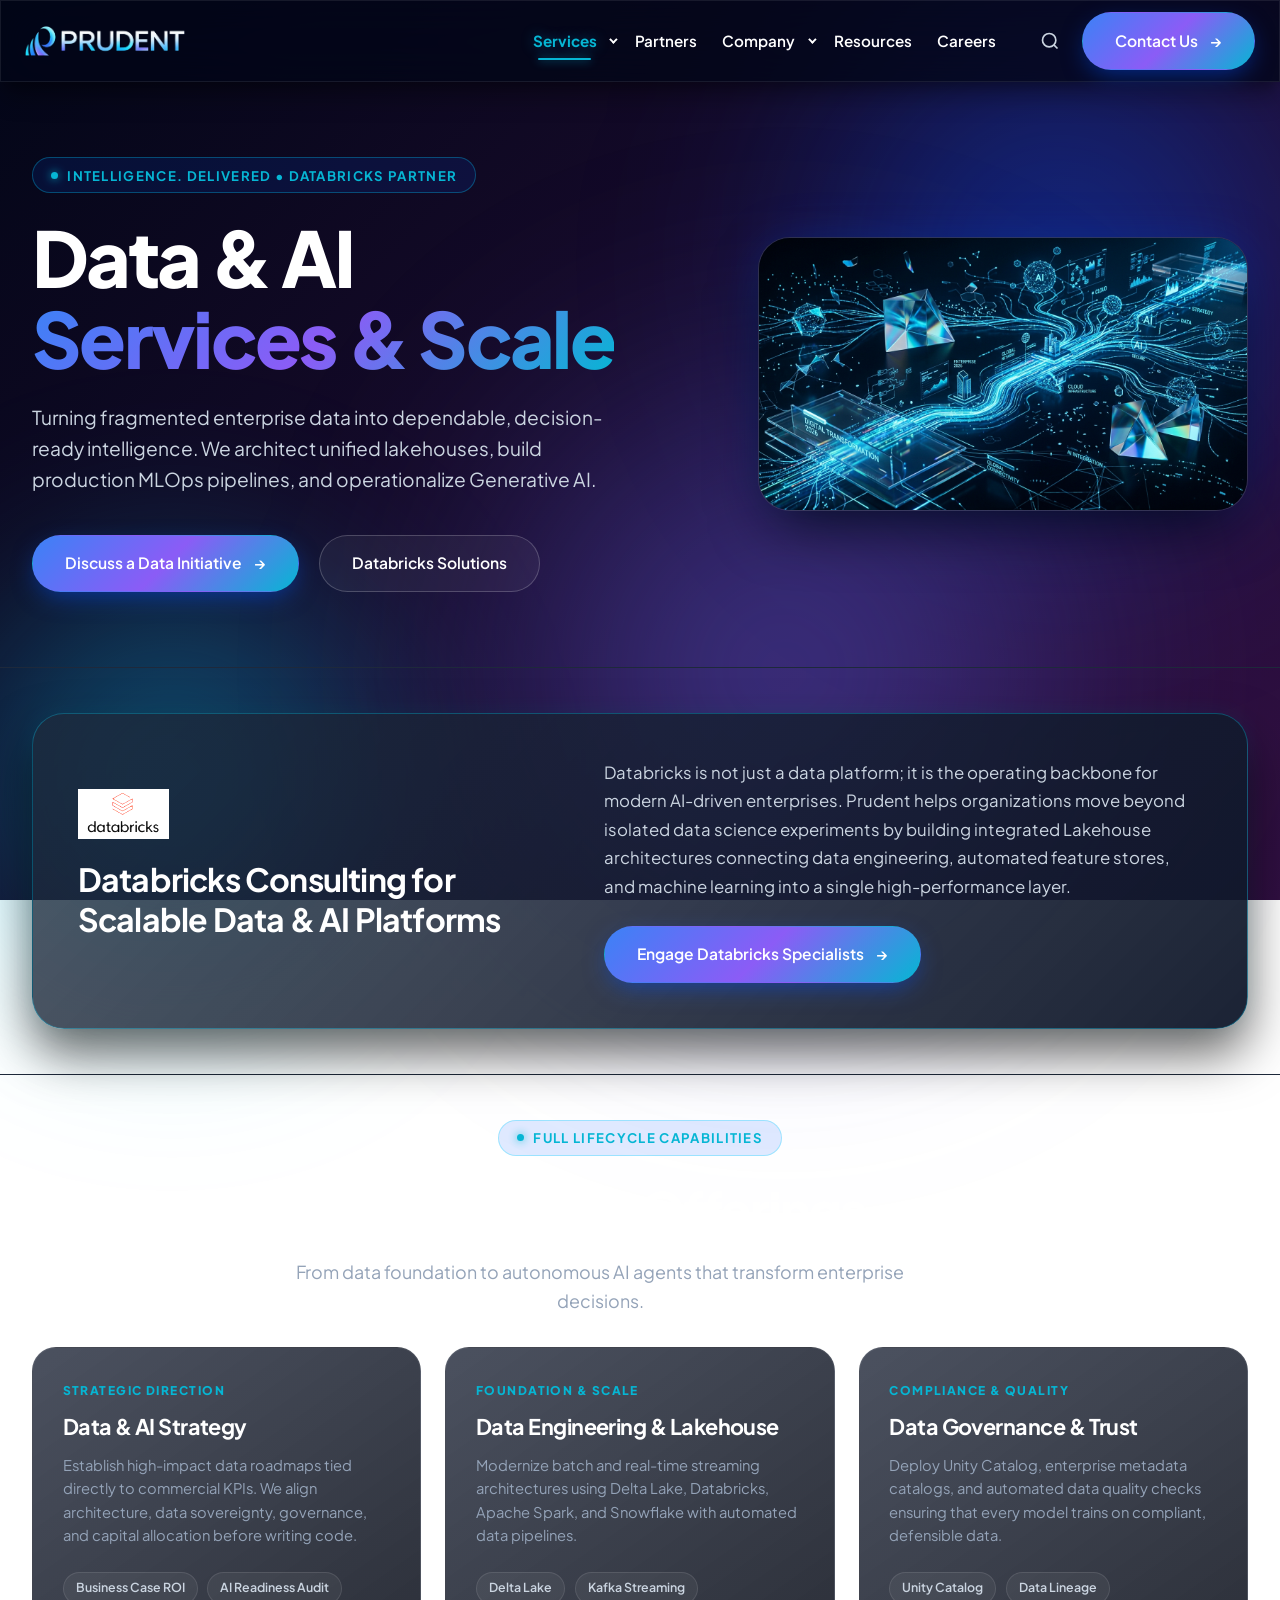
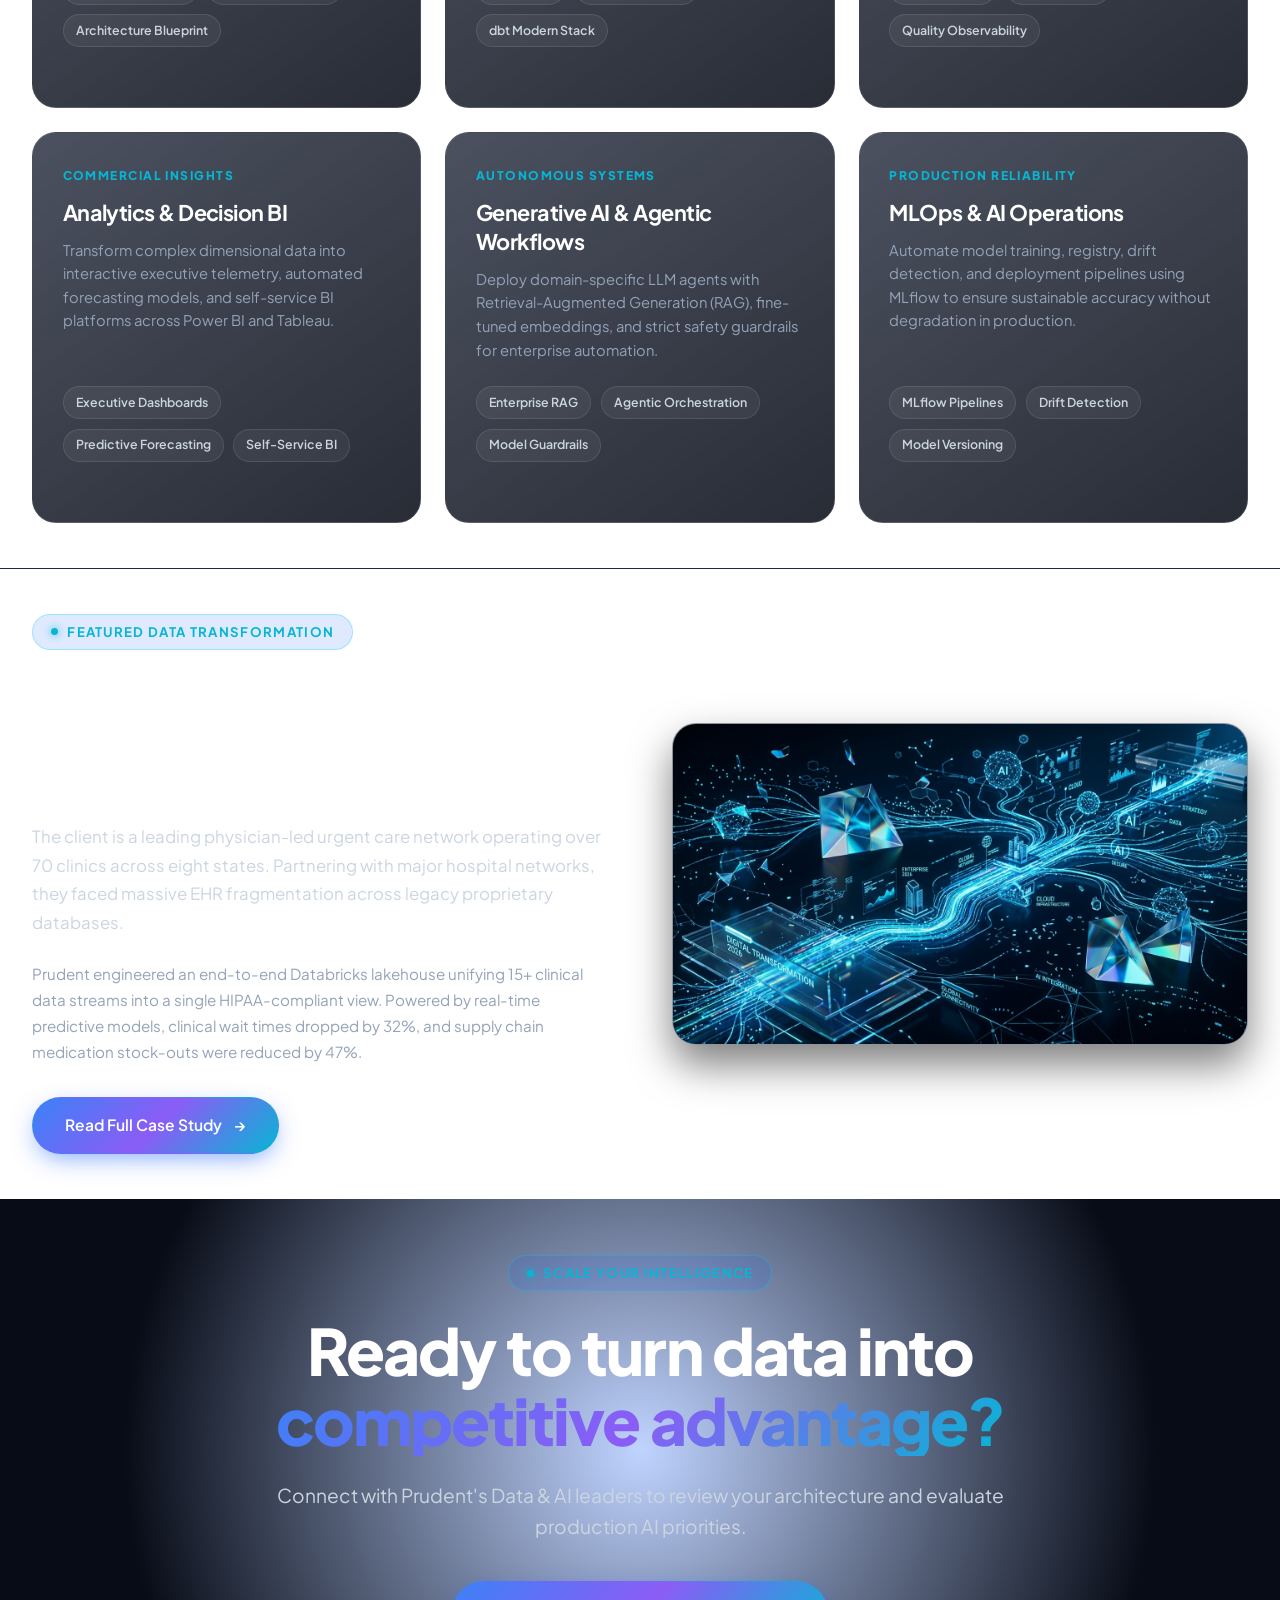
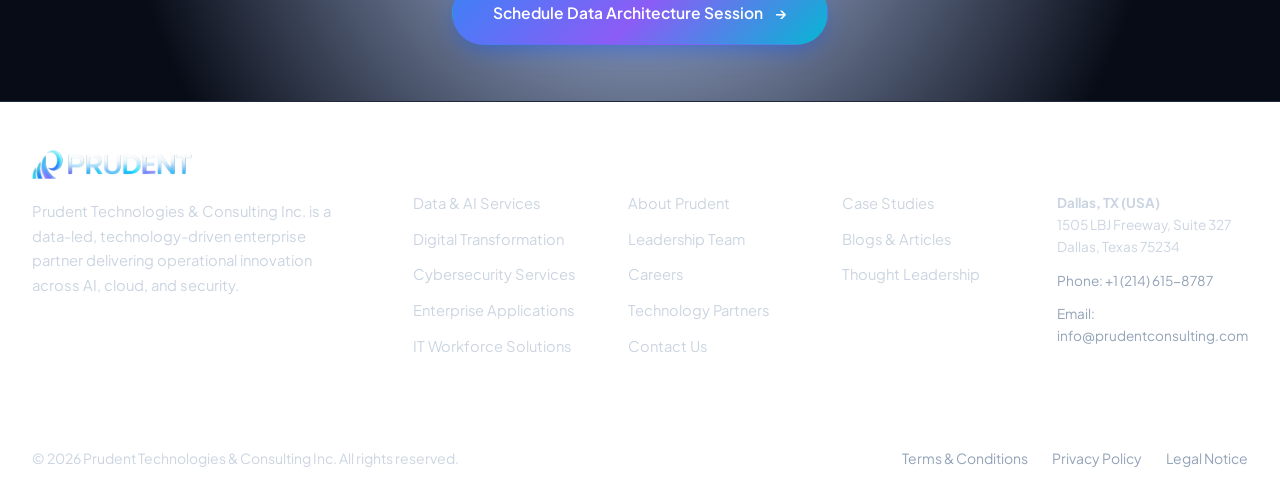
<file: data-ai.html>
<!DOCTYPE html>
<html lang="en">
<head>
  <meta charset="UTF-8">
  <meta name="viewport" content="width=device-width, initial-scale=1.0">
  <title>Data &amp; AI Services | Databricks &amp; Generative AI | Prudent</title>
  <meta name="description" content="Turn enterprise data into dependable, decision-ready intelligence. Databricks lakehouses, MLOps, and secure Generative AI solutions delivered by Prudent.">
  
  <link rel="stylesheet" href="css/style.css">
  <link rel="stylesheet" href="css/animations.css">
  <link rel="stylesheet" href="css/responsive.css">
</head>
<body>

  <input type="checkbox" id="mobile-nav-toggle" class="mobile-nav-toggle" aria-label="Toggle navigation">

  <!-- HEADER -->
  <header class="header-wrapper">
    <div class="container header-container">
      <a href="index.html" class="brand-logo" aria-label="Prudent Home">
        <img src="assets/images/prudent-logo-white.svg" alt="Prudent" width="160" height="38">
      </a>

      <div class="nav-menu-wrapper">
        <nav class="nav-menu" aria-label="Primary Navigation">
          <div class="nav-item nav-item-has-dropdown">
            <input type="checkbox" id="mobile-services-toggle" class="dropdown-toggle-input" checked>
            <div class="nav-link-row active">
              <a href="services.html" class="nav-link active">Services</a>
              <label for="mobile-services-toggle" class="dropdown-caret-btn" aria-label="Toggle Services menu">
                <span class="caret"></span>
              </label>
            </div>
            <div class="mega-menu mega-menu-services">
              <div>
                <div class="mega-col-title">Core Disciplines</div>
                <div class="mega-list">
                  <a href="data-ai.html" class="mega-item-link active">
                    <div class="mega-item-name">Data &amp; AI Services</div>
                    <div class="mega-item-desc">Decision intelligence, Databricks, and scalable GenAI.</div>
                  </a>
                  <a href="digital-transformation.html" class="mega-item-link">
                    <div class="mega-item-name">Digital Transformation</div>
                    <div class="mega-item-desc">Cloud-native engineering and modern experience platforms.</div>
                  </a>
                  <a href="cybersecurity.html" class="mega-item-link">
                    <div class="mega-item-name">Cybersecurity &amp; Resilience</div>
                    <div class="mega-item-desc">Zero Trust, MDR, and Elite Splunk Advisory.</div>
                  </a>
                </div>
              </div>

              <div>
                <div class="mega-col-title">Enterprise &amp; Talent</div>
                <div class="mega-list">
                  <a href="enterprise-applications.html" class="mega-item-link">
                    <div class="mega-item-name">Enterprise Applications</div>
                    <div class="mega-item-desc">ServiceNow, Salesforce, and UiPath RPA automation.</div>
                  </a>
                  <a href="workforce-solutions.html" class="mega-item-link">
                    <div class="mega-item-name">IT Workforce Solutions</div>
                    <div class="mega-item-desc">High-caliber specialized engineering teams.</div>
                  </a>
                  <a href="executive-search.html" class="mega-item-link">
                    <div class="mega-item-name">Executive Search</div>
                    <div class="mega-item-desc">C-suite and senior digital technology leadership.</div>
                  </a>
                </div>
              </div>

              <div>
                <div class="mega-col-title">Industry Solutions</div>
                <div class="mega-list">
                  <a href="case-studies.html" class="mega-item-link">
                    <div class="mega-item-name">Featured Case Studies</div>
                    <div class="mega-item-desc">Real-world results delivered across global enterprises.</div>
                  </a>
                </div>
              </div>
            </div>
          </div>

          <div class="nav-item">
            <a href="partners.html" class="nav-link">Partners</a>
          </div>

          <div class="nav-item nav-item-has-dropdown">
            <input type="checkbox" id="mobile-company-toggle" class="dropdown-toggle-input">
            <div class="nav-link-row">
              <a href="about.html" class="nav-link">Company</a>
              <label for="mobile-company-toggle" class="dropdown-caret-btn" aria-label="Toggle Company menu">
                <span class="caret"></span>
              </label>
            </div>
            <div class="mega-menu mega-menu-company">
              <div>
                <div class="mega-col-title">About Prudent</div>
                <div class="mega-list">
                  <a href="about.html" class="mega-item-link">
                    <div class="mega-item-name">Who We Are</div>
                    <div class="mega-item-desc">27+ years delivering digital innovation measured by outcomes.</div>
                  </a>
                  <a href="about.html#leadership" class="mega-item-link">
                    <div class="mega-item-name">Executive Leadership</div>
                    <div class="mega-item-desc">Meet the visionaries driving Prudent's global strategy.</div>
                  </a>
                </div>
              </div>
              <div>
                <div class="mega-col-title">Culture &amp; Reach</div>
                <div class="mega-list">
                  <a href="about.html#values" class="mega-item-link">
                    <div class="mega-item-name">Our Values</div>
                    <div class="mega-item-desc">Innovation, Inspire, and Impact across every engagement.</div>
                  </a>
                  <a href="about.html#locations" class="mega-item-link">
                    <div class="mega-item-name">Global Presence</div>
                    <div class="mega-item-desc">Offices in USA, India, Australia, and Singapore.</div>
                  </a>
                </div>
              </div>
            </div>
          </div>

          <div class="nav-item">
            <a href="resources.html" class="nav-link">Resources</a>
          </div>

          <div class="nav-item">
            <a href="careers.html" class="nav-link">Careers</a>
          </div>
        </nav>

        <div class="nav-actions">
          <a href="#search-modal" class="search-trigger-btn" aria-label="Open Search">
            <svg width="20" height="20" viewBox="0 0 24 24" fill="none" stroke="currentColor" stroke-width="2"><circle cx="11" cy="11" r="8"></circle><line x1="21" y1="21" x2="16.65" y2="16.65"></line></svg>
          </a>
          <a href="contact.html" class="btn btn-primary">
            <span>Contact Us</span>
            <span class="arrow">&rarr;</span>
          </a>
        </div>
      </div>

      <div class="mobile-controls">
        <a href="#search-modal" class="search-trigger-btn mobile-search-btn" aria-label="Open Search">
          <svg width="22" height="22" viewBox="0 0 24 24" fill="none" stroke="currentColor" stroke-width="2" stroke-linecap="round" stroke-linejoin="round">
            <circle cx="11" cy="11" r="8"></circle>
            <line x1="21" y1="21" x2="16.65" y2="16.65"></line>
          </svg>
        </a>
        <label for="mobile-nav-toggle" class="hamburger-label" aria-label="Open Mobile Menu">
          <span class="hamburger-bar"></span>
          <span class="hamburger-bar"></span>
          <span class="hamburger-bar"></span>
        </label>
      </div>
    </div>
  </header>

  <!-- SEARCH MODAL -->
  <div id="search-modal" class="search-modal">
    <a href="#" class="search-modal-backdrop-close" aria-label="Close search"></a>
    <div class="search-modal-content">
      <a href="#" class="search-modal-close" aria-label="Close Search" title="Close Search">
        <svg width="22" height="22" viewBox="0 0 24 24" fill="none" stroke="currentColor" stroke-width="2.5" stroke-linecap="round" stroke-linejoin="round" aria-hidden="true" focusable="false"><line x1="18" y1="6" x2="6" y2="18"></line><line x1="6" y1="6" x2="18" y2="18"></line></svg>
      </a>
      <div class="search-box-wrapper">
        <span class="search-icon-inside">
          <svg width="22" height="22" viewBox="0 0 24 24" fill="none" stroke="currentColor" stroke-width="2" stroke-linecap="round" stroke-linejoin="round">
            <circle cx="11" cy="11" r="8"></circle>
            <line x1="21" y1="21" x2="16.65" y2="16.65"></line>
          </svg>
        </span>
        <input type="text" class="search-input" placeholder="Search Data, AI, LLMs, Databricks, MLOps..." autofocus>
      </div>
      <div class="search-tags-heading">Suggested Searches</div>
      <div class="search-pills">
        <a href="#databricks" class="search-pill">Databricks Lakehouse</a>
        <a href="#genai" class="search-pill">Generative AI &amp; LLMs</a>
        <a href="#capabilities" class="search-pill">Production MLOps</a>
        <a href="#capabilities" class="search-pill">Data Governance &amp; Unity</a>
        <a href="#capabilities" class="search-pill">Decision Intelligence</a>
        <a href="#databricks" class="search-pill">Delta Lake Architecture</a>
        <a href="#genai" class="search-pill">AI Agent Workflows</a>
      </div>

      <div class="search-tags-heading">Direct Links</div>
      <div class="search-pills">
        <a href="digital-transformation.html" class="search-pill">Cloud Modernization</a>
        <a href="cybersecurity.html" class="search-pill">Zero Trust Security</a>
        <a href="enterprise-applications.html" class="search-pill">Enterprise Applications</a>
        <a href="contact.html" class="search-pill">Discuss Data &amp; AI Project</a>
      </div>
    </div>
  </div>

  <main>
    <!-- HERO -->
    <section class="hero-section" style="min-height: 65vh;">
      <div class="hero-glow-1"></div>
      <div class="container hero-grid">
        <div class="hero-text-content">
          <div class="eyebrow-tag animate-fade-up delay-1">Intelligence. Delivered &bull; Databricks Partner</div>
          <h1 class="display-title animate-fade-up delay-2 anim-fade-up">
            Data &amp; AI <br>
            <span class="text-gradient">Services &amp; Scale</span>
          </h1>
          <p class="hero-lead-text animate-fade-up delay-3">
            Turning fragmented enterprise data into dependable, decision-ready intelligence. We architect unified lakehouses, build production MLOps pipelines, and operationalize Generative AI.
          </p>
          <div class="btn-group animate-fade-up delay-4">
            <a href="contact.html" class="btn btn-primary">
              <span>Discuss a Data Initiative</span>
              <span class="arrow">&rarr;</span>
            </a>
            <a href="#databricks" class="btn btn-secondary">
              <span>Databricks Solutions</span>
            </a>
          </div>
        </div>

        <div class="hero-visual-frame animate-scale delay-5">
          <img src="assets/images/hero-ai-network.jpg" alt="Prudent Enterprise AI &amp; Data Pipeline Architecture" class="hero-visual-img animate-hero-bg">
        </div>
      </div>
    </section>

    <!-- DATABRICKS LAKEHOUSE PARTNERSHIP SECTION -->
    <section id="databricks" class="section-padding" style="background: transparent; border-top: 1px solid var(--border-dark); border-bottom: 1px solid var(--border-dark);">
      <div class="container">
        <div class="partner-feature-box">
          <div class="partner-feature-header-grid">
            <div>
              <img src="assets/images/partners/partner-databricks.png" alt="Databricks" style="max-height: 50px; margin-bottom: 1.25rem; filter: brightness(1.2);">
              <h2>
                Databricks Consulting for Scalable Data &amp; AI Platforms
              </h2>
            </div>
            <div>
              <p>
                Databricks is not just a data platform; it is the operating backbone for modern AI-driven enterprises. Prudent helps organizations move beyond isolated data science experiments by building integrated Lakehouse architectures connecting data engineering, automated feature stores, and machine learning into a single high-performance layer.
              </p>
              <a href="contact.html" class="btn btn-primary">
                <span>Engage Databricks Specialists</span>
                <span class="arrow">&rarr;</span>
              </a>
            </div>
          </div>
        </div>
      </div>
    </section>

    <!-- CORE DATA & AI OFFERINGS -->
    <section id="capabilities" class="section-padding" style="background: var(--bg-dark);">
      <div class="container">
        <div class="section-header-centered">
          <div class="eyebrow-tag anim-fade-up">Full Lifecycle Capabilities</div>
          <h2 class="section-title anim-fade-up">Data &amp; AI Offerings</h2>
          <p class="section-subtitle anim-fade-up anim-delay-1">
            From data foundation to autonomous AI agents that transform enterprise decisions.
          </p>
        </div>

        <div class="services-bento-grid">
          
          <div class="service-card anim-fade-up anim-delay-2">
            <div>
              <div class="service-tag">Strategic Direction</div>
              <h3 class="service-title">Data &amp; AI Strategy</h3>
              <p class="service-desc">
                Establish high-impact data roadmaps tied directly to commercial KPIs. We align architecture, data sovereignty, governance, and capital allocation before writing code.
              </p>
            </div>
            <div class="service-feature-list">
              <span class="service-pill">Business Case ROI</span>
              <span class="service-pill">AI Readiness Audit</span>
              <span class="service-pill">Architecture Blueprint</span>
            </div>
          </div>

          <div class="service-card anim-fade-up anim-delay-2">
            <div>
              <div class="service-tag">Foundation &amp; Scale</div>
              <h3 class="service-title">Data Engineering &amp; Lakehouse</h3>
              <p class="service-desc">
                Modernize batch and real-time streaming architectures using Delta Lake, Databricks, Apache Spark, and Snowflake with automated data pipelines.
              </p>
            </div>
            <div class="service-feature-list">
              <span class="service-pill">Delta Lake</span>
              <span class="service-pill">Kafka Streaming</span>
              <span class="service-pill">dbt Modern Stack</span>
            </div>
          </div>

          <div class="service-card anim-fade-up anim-delay-2">
            <div>
              <div class="service-tag">Compliance &amp; Quality</div>
              <h3 class="service-title">Data Governance &amp; Trust</h3>
              <p class="service-desc">
                Deploy Unity Catalog, enterprise metadata catalogs, and automated data quality checks ensuring that every model trains on compliant, defensible data.
              </p>
            </div>
            <div class="service-feature-list">
              <span class="service-pill">Unity Catalog</span>
              <span class="service-pill">Data Lineage</span>
              <span class="service-pill">Quality Observability</span>
            </div>
          </div>

          <div class="service-card anim-fade-up anim-delay-2">
            <div>
              <div class="service-tag">Commercial Insights</div>
              <h3 class="service-title">Analytics &amp; Decision BI</h3>
              <p class="service-desc">
                Transform complex dimensional data into interactive executive telemetry, automated forecasting models, and self-service BI platforms across Power BI and Tableau.
              </p>
            </div>
            <div class="service-feature-list">
              <span class="service-pill">Executive Dashboards</span>
              <span class="service-pill">Predictive Forecasting</span>
              <span class="service-pill">Self-Service BI</span>
            </div>
          </div>

          <div class="service-card anim-fade-up anim-delay-2" id="genai">
            <div>
              <div class="service-tag">Autonomous Systems</div>
              <h3 class="service-title">Generative AI &amp; Agentic Workflows</h3>
              <p class="service-desc">
                Deploy domain-specific LLM agents with Retrieval-Augmented Generation (RAG), fine-tuned embeddings, and strict safety guardrails for enterprise automation.
              </p>
            </div>
            <div class="service-feature-list">
              <span class="service-pill">Enterprise RAG</span>
              <span class="service-pill">Agentic Orchestration</span>
              <span class="service-pill">Model Guardrails</span>
            </div>
          </div>

          <div class="service-card anim-fade-up anim-delay-2">
            <div>
              <div class="service-tag">Production Reliability</div>
              <h3 class="service-title">MLOps &amp; AI Operations</h3>
              <p class="service-desc">
                Automate model training, registry, drift detection, and deployment pipelines using MLflow to ensure sustainable accuracy without degradation in production.
              </p>
            </div>
            <div class="service-feature-list">
              <span class="service-pill">MLflow Pipelines</span>
              <span class="service-pill">Drift Detection</span>
              <span class="service-pill">Model Versioning</span>
            </div>
          </div>

        </div>
      </div>
    </section>

    <!-- CASE STUDY SPOTLIGHT: HEALTHCARE UNIFICATION -->
    <section class="section-padding" style="background: transparent; border-top: 1px solid var(--border-dark);">
      <div class="container">
        <div class="spotlight-grid">
          <div>
            <div class="eyebrow-tag anim-fade-up">Featured Data Transformation</div>
            <h2 style="font-size: 2.25rem; color: #FFFFFF; line-height: 1.2; margin-bottom: 1.25rem;">
              Driving Operational Excellence in Healthcare Through Data Unification
            </h2>
            <p style="color: #CBD5E1; font-size: 1.05rem; line-height: 1.7; margin-bottom: 1.5rem;">
              The client is a leading physician-led urgent care network operating over 70 clinics across eight states. Partnering with major hospital networks, they faced massive EHR fragmentation across legacy proprietary databases.
            </p>
            <p style="color: var(--text-muted); font-size: 0.95rem; line-height: 1.7; margin-bottom: 2rem;">
              Prudent engineered an end-to-end Databricks lakehouse unifying 15+ clinical data streams into a single HIPAA-compliant view. Powered by real-time predictive models, clinical wait times dropped by 32%, and supply chain medication stock-outs were reduced by 47%.
            </p>
            <a href="case-studies.html#healthcare" class="btn btn-primary">
              <span>Read Full Case Study</span>
              <span class="arrow">&rarr;</span>
            </a>
          </div>

          <div class="hero-visual-frame anim-fade-up anim-delay-4">
            <img src="assets/images/hero-ai-network.jpg" alt="Healthcare Analytics Case Study" class="hero-visual-img">
          </div>
        </div>
      </div>
    </section>

    <!-- FINAL CTA -->
    <section class="cta-section">
      <div class="container cta-box">
        <div class="eyebrow-tag anim-fade-up">Scale Your Intelligence</div>
        <h2 class="cta-heading">Ready to turn data into <br><span class="text-gradient">competitive advantage?</span></h2>
        <p class="cta-subtext">Connect with Prudent's Data &amp; AI leaders to review your architecture and evaluate production AI priorities.</p>
        <div class="btn-group" style="justify-content: center;">
          <a href="contact.html" class="btn btn-primary" style="padding: 1.15rem 2.5rem;">
            <span>Schedule Data Architecture Session</span>
            <span class="arrow">&rarr;</span>
          </a>
        </div>
      </div>
    </section>
  </main>

  <!-- FOOTER -->
  <footer class="footer-wrapper">
    <div class="container">
      <div class="footer-grid">
        <div class="footer-brand">
          <a href="index.html"><img src="assets/images/prudent-logo-white.svg" alt="Prudent" width="160" height="38"></a>
          <p>Prudent Technologies &amp; Consulting Inc. is a data-led, technology-driven enterprise partner delivering operational innovation across AI, cloud, and security.</p>
        </div>
        <div>
          <div class="footer-col-title">Services</div>
          <div class="footer-links-list">
            <a href="data-ai.html" class="footer-link">Data &amp; AI Services</a>
            <a href="digital-transformation.html" class="footer-link">Digital Transformation</a>
            <a href="cybersecurity.html" class="footer-link">Cybersecurity Services</a>
            <a href="enterprise-applications.html" class="footer-link">Enterprise Applications</a>
            <a href="workforce-solutions.html" class="footer-link">IT Workforce Solutions</a>
          </div>
        </div>
        <div>
          <div class="footer-col-title">Company</div>
          <div class="footer-links-list">
            <a href="about.html" class="footer-link">About Prudent</a>
            <a href="about.html#leadership" class="footer-link">Leadership Team</a>
            <a href="careers.html" class="footer-link">Careers</a>
            <a href="partners.html" class="footer-link">Technology Partners</a>
            <a href="contact.html" class="footer-link">Contact Us</a>
          </div>
        </div>
        <div>
          <div class="footer-col-title">Resources</div>
          <div class="footer-links-list">
            <a href="case-studies.html" class="footer-link">Case Studies</a>
            <a href="resources.html" class="footer-link">Blogs &amp; Articles</a>
            <a href="resources.html" class="footer-link">Thought Leadership</a>
          </div>
        </div>
        <div>
          <div class="footer-col-title">Headquarters</div>
          <div class="footer-links-list" style="font-size: 0.85rem; line-height: 1.6;">
            <p style="color: #CBD5E1;"><strong>Dallas, TX (USA)</strong><br>1505 LBJ Freeway, Suite 327<br>Dallas, Texas 75234</p>
            <p style="color: #94A3B8;">Phone: +1 (214) 615-8787</p>
            <p style="color: #94A3B8;">Email: info@prudentconsulting.com</p>
          </div>
        </div>
      </div>
      <div class="footer-bottom">
        <div>&copy; 2026 Prudent Technologies &amp; Consulting Inc. All rights reserved.</div>
        <div class="footer-legal-links">
          <a href="contact.html">Terms &amp; Conditions</a>
          <a href="contact.html">Privacy Policy</a>
          <a href="contact.html">Legal Notice</a>
        </div>
      </div>
    </div>
  </footer>

  <div id="thanks-modal" class="thanks-modal-overlay" role="dialog" aria-modal="true" aria-labelledby="thanks-modal-title">
    <a href="#" class="thanks-modal-backdrop-close" aria-label="Close modal"></a>
    <div class="thanks-modal-card">
      <a href="#" class="thanks-modal-close" aria-label="Close modal">&times;</a>
      <div class="thanks-modal-icon-wrap">
        <svg class="thanks-modal-check-icon" viewBox="0 0 24 24" fill="none" stroke="currentColor" stroke-width="2.5" stroke-linecap="round" stroke-linejoin="round">
          <polyline points="20 6 9 17 4 12"></polyline>
        </svg>
      </div>
      <div class="eyebrow-tag">Submission Confirmed</div>
      <h2 id="thanks-modal-title" class="thanks-modal-title">Thanks for Submitting!</h2>
      <p class="thanks-modal-desc">
        Your message has been successfully received by our enterprise solutions leadership. A senior director or practice lead will review your submission and reach out within one business day.
      </p>
      <div class="thanks-modal-actions">
        <a href="#" class="btn btn-primary thanks-modal-done-btn">
          <span>Close &amp; Continue</span>
          <span class="arrow">&rarr;</span>
        </a>
      </div>
    </div>
  </div>
</body>
</html>
</file>
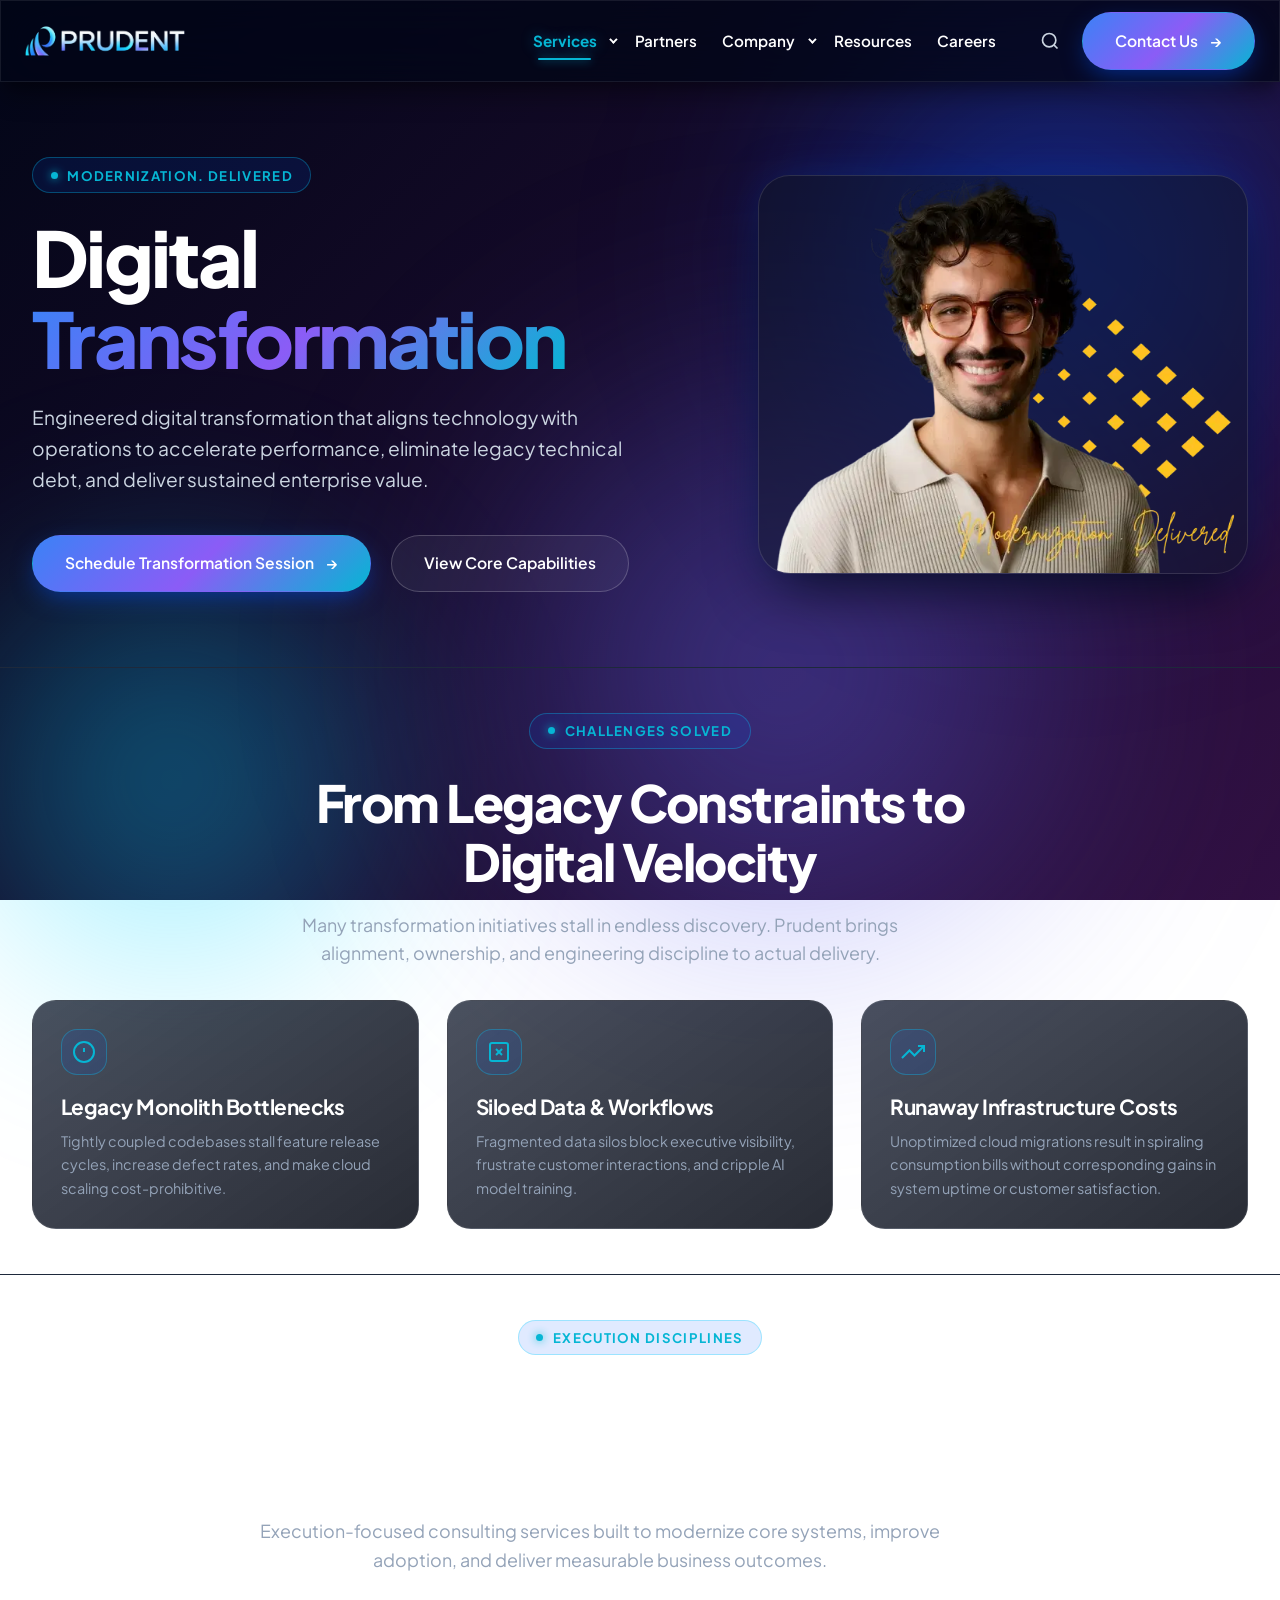
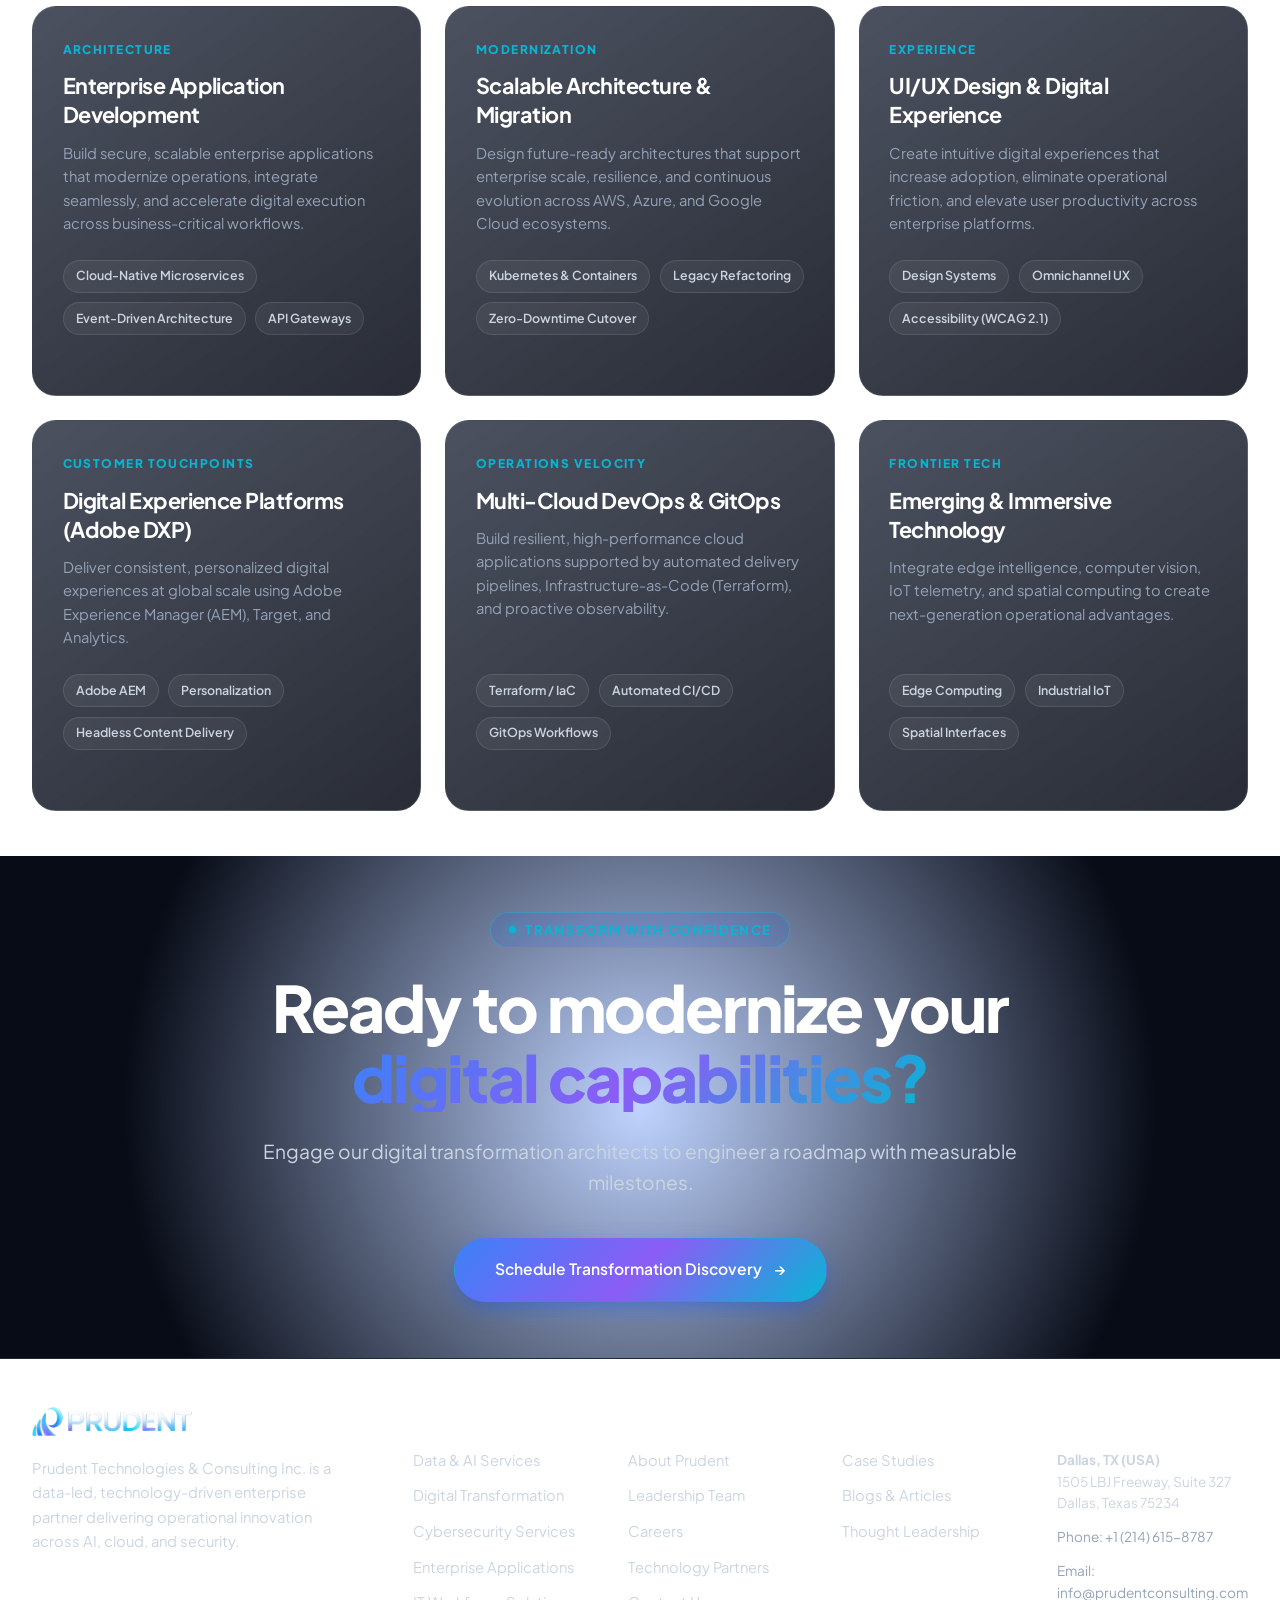
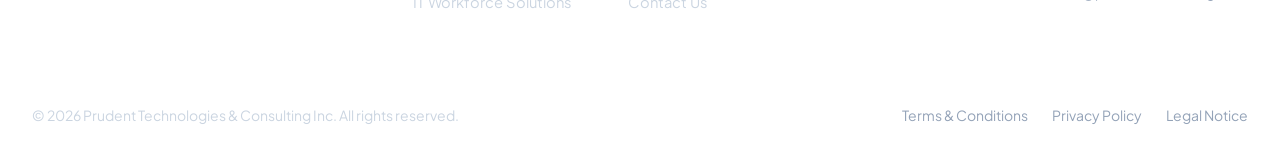
<file: digital-transformation.html>
<!DOCTYPE html>
<html lang="en">
<head>
  <meta charset="UTF-8">
  <meta name="viewport" content="width=device-width, initial-scale=1.0">
  <title>Digital Transformation | Cloud-Native &amp; Modern DXP | Prudent</title>
  <meta name="description" content="Modernize legacy architectures into scalable, cloud-native platforms. Microservices, DevOps, UI/UX, and Adobe DXP engineered by Prudent.">
  
  <link rel="stylesheet" href="css/style.css">
  <link rel="stylesheet" href="css/animations.css">
  <link rel="stylesheet" href="css/responsive.css">
</head>
<body>

  <input type="checkbox" id="mobile-nav-toggle" class="mobile-nav-toggle" aria-label="Toggle navigation">

  <!-- HEADER -->
  <header class="header-wrapper">
    <div class="container header-container">
      <a href="index.html" class="brand-logo" aria-label="Prudent Home">
        <img src="assets/images/prudent-logo-white.svg" alt="Prudent" width="160" height="38">
      </a>

      <div class="nav-menu-wrapper">
        <nav class="nav-menu" aria-label="Primary Navigation">
          <div class="nav-item nav-item-has-dropdown">
            <input type="checkbox" id="mobile-services-toggle" class="dropdown-toggle-input" checked>
            <div class="nav-link-row active">
              <a href="services.html" class="nav-link active">Services</a>
              <label for="mobile-services-toggle" class="dropdown-caret-btn" aria-label="Toggle Services menu">
                <span class="caret"></span>
              </label>
            </div>
            <div class="mega-menu mega-menu-services">
              <div>
                <div class="mega-col-title">Core Disciplines</div>
                <div class="mega-list">
                  <a href="data-ai.html" class="mega-item-link">
                    <div class="mega-item-name">Data &amp; AI Services</div>
                    <div class="mega-item-desc">Decision intelligence, Databricks, and scalable GenAI.</div>
                  </a>
                  <a href="digital-transformation.html" class="mega-item-link active">
                    <div class="mega-item-name">Digital Transformation</div>
                    <div class="mega-item-desc">Cloud-native engineering and modern experience platforms.</div>
                  </a>
                  <a href="cybersecurity.html" class="mega-item-link">
                    <div class="mega-item-name">Cybersecurity &amp; Resilience</div>
                    <div class="mega-item-desc">Zero Trust, MDR, and Elite Splunk Advisory.</div>
                  </a>
                </div>
              </div>

              <div>
                <div class="mega-col-title">Enterprise &amp; Talent</div>
                <div class="mega-list">
                  <a href="enterprise-applications.html" class="mega-item-link">
                    <div class="mega-item-name">Enterprise Applications</div>
                    <div class="mega-item-desc">ServiceNow, Salesforce, and UiPath RPA automation.</div>
                  </a>
                  <a href="workforce-solutions.html" class="mega-item-link">
                    <div class="mega-item-name">IT Workforce Solutions</div>
                    <div class="mega-item-desc">High-caliber specialized engineering teams.</div>
                  </a>
                  <a href="executive-search.html" class="mega-item-link">
                    <div class="mega-item-name">Executive Search</div>
                    <div class="mega-item-desc">C-suite and senior digital technology leadership.</div>
                  </a>
                </div>
              </div>

              <div>
                <div class="mega-col-title">Industry Solutions</div>
                <div class="mega-list">
                  <a href="case-studies.html" class="mega-item-link">
                    <div class="mega-item-name">Featured Case Studies</div>
                    <div class="mega-item-desc">Real-world results delivered across global enterprises.</div>
                  </a>
                </div>
              </div>
            </div>
          </div>

          <div class="nav-item">
            <a href="partners.html" class="nav-link">Partners</a>
          </div>

          <div class="nav-item nav-item-has-dropdown">
            <input type="checkbox" id="mobile-company-toggle" class="dropdown-toggle-input">
            <div class="nav-link-row">
              <a href="about.html" class="nav-link">Company</a>
              <label for="mobile-company-toggle" class="dropdown-caret-btn" aria-label="Toggle Company menu">
                <span class="caret"></span>
              </label>
            </div>
            <div class="mega-menu mega-menu-company">
              <div>
                <div class="mega-col-title">About Prudent</div>
                <div class="mega-list">
                  <a href="about.html" class="mega-item-link">
                    <div class="mega-item-name">Who We Are</div>
                    <div class="mega-item-desc">27+ years delivering digital innovation measured by outcomes.</div>
                  </a>
                  <a href="about.html#leadership" class="mega-item-link">
                    <div class="mega-item-name">Executive Leadership</div>
                    <div class="mega-item-desc">Meet the visionaries driving Prudent's global strategy.</div>
                  </a>
                </div>
              </div>
              <div>
                <div class="mega-col-title">Culture &amp; Reach</div>
                <div class="mega-list">
                  <a href="about.html#values" class="mega-item-link">
                    <div class="mega-item-name">Our Values</div>
                    <div class="mega-item-desc">Innovation, Inspire, and Impact across every engagement.</div>
                  </a>
                  <a href="about.html#locations" class="mega-item-link">
                    <div class="mega-item-name">Global Presence</div>
                    <div class="mega-item-desc">Offices in USA, India, Australia, and Singapore.</div>
                  </a>
                </div>
              </div>
            </div>
          </div>

          <div class="nav-item">
            <a href="resources.html" class="nav-link">Resources</a>
          </div>

          <div class="nav-item">
            <a href="careers.html" class="nav-link">Careers</a>
          </div>
        </nav>

        <div class="nav-actions">
          <a href="#search-modal" class="search-trigger-btn" aria-label="Open Search">
            <svg width="20" height="20" viewBox="0 0 24 24" fill="none" stroke="currentColor" stroke-width="2"><circle cx="11" cy="11" r="8"></circle><line x1="21" y1="21" x2="16.65" y2="16.65"></line></svg>
          </a>
          <a href="contact.html" class="btn btn-primary">
            <span>Contact Us</span>
            <span class="arrow">&rarr;</span>
          </a>
        </div>
      </div>

      <div class="mobile-controls">
        <a href="#search-modal" class="search-trigger-btn mobile-search-btn" aria-label="Open Search">
          <svg width="22" height="22" viewBox="0 0 24 24" fill="none" stroke="currentColor" stroke-width="2" stroke-linecap="round" stroke-linejoin="round">
            <circle cx="11" cy="11" r="8"></circle>
            <line x1="21" y1="21" x2="16.65" y2="16.65"></line>
          </svg>
        </a>
        <label for="mobile-nav-toggle" class="hamburger-label" aria-label="Open Mobile Menu">
          <span class="hamburger-bar"></span>
          <span class="hamburger-bar"></span>
          <span class="hamburger-bar"></span>
        </label>
      </div>
    </div>
  </header>

  <!-- SEARCH MODAL -->
  <div id="search-modal" class="search-modal">
    <a href="#" class="search-modal-backdrop-close" aria-label="Close search"></a>
    <div class="search-modal-content">
      <a href="#" class="search-modal-close" aria-label="Close Search" title="Close Search">
        <svg width="22" height="22" viewBox="0 0 24 24" fill="none" stroke="currentColor" stroke-width="2.5" stroke-linecap="round" stroke-linejoin="round" aria-hidden="true" focusable="false"><line x1="18" y1="6" x2="6" y2="18"></line><line x1="6" y1="6" x2="18" y2="18"></line></svg>
      </a>
      <div class="search-box-wrapper">
        <span class="search-icon-inside">
          <svg width="22" height="22" viewBox="0 0 24 24" fill="none" stroke="currentColor" stroke-width="2" stroke-linecap="round" stroke-linejoin="round">
            <circle cx="11" cy="11" r="8"></circle>
            <line x1="21" y1="21" x2="16.65" y2="16.65"></line>
          </svg>
        </span>
        <input type="text" class="search-input" placeholder="Search digital transformation, cloud modernization, UI/UX..." autofocus>
      </div>
      <div class="search-tags-heading">Suggested Searches</div>
      <div class="search-pills">
        <a href="#cloud-migration" class="search-pill">Cloud Modernization</a>
        <a href="#microservices" class="search-pill">Cloud-Native Microservices</a>
        <a href="#experience" class="search-pill">Experience Platforms (UI/UX)</a>
        <a href="#devops" class="search-pill">DevSecOps &amp; CI/CD</a>
        <a href="#architecture" class="search-pill">API-First Architecture</a>
        <a href="#legacy" class="search-pill">Legacy Decoupling</a>
      </div>

      <div class="search-tags-heading">Direct Links</div>
      <div class="search-pills">
        <a href="data-ai.html" class="search-pill">Data &amp; AI Services</a>
        <a href="cybersecurity.html" class="search-pill">Cybersecurity Readiness</a>
        <a href="case-studies.html" class="search-pill">Transformation Case Studies</a>
        <a href="contact.html" class="search-pill">Request Platform Assessment</a>
      </div>
    </div>
  </div>

  <main>
    <!-- HERO -->
    <section class="hero-section" style="min-height: 65vh;">
      <div class="hero-glow-1"></div>
      <div class="container hero-grid">
        <div class="hero-text-content">
          <div class="eyebrow-tag animate-fade-up delay-1">Modernization. Delivered</div>
          <h1 class="display-title animate-fade-up delay-2 anim-fade-up">
            Digital <br>
            <span class="text-gradient">Transformation</span>
          </h1>
          <p class="hero-lead-text animate-fade-up delay-3">
            Engineered digital transformation that aligns technology with operations to accelerate performance, eliminate legacy technical debt, and deliver sustained enterprise value.
          </p>
          <div class="btn-group animate-fade-up delay-4">
            <a href="contact.html" class="btn btn-primary">
              <span>Schedule Transformation Session</span>
              <span class="arrow">&rarr;</span>
            </a>
            <a href="#solutions" class="btn btn-secondary">
              <span>View Core Capabilities</span>
            </a>
          </div>
        </div>

        <div class="hero-visual-frame animate-scale delay-5">
          <img src="assets/images/heroes/hero-transformation.png" alt="Prudent Digital Transformation Specialist" class="hero-visual-img animate-hero-bg">
        </div>
      </div>
    </section>

    <!-- PROBLEMS SOLVED BANNER -->
    <section class="section-padding" style="background: transparent; border-top: 1px solid var(--border-dark); border-bottom: 1px solid var(--border-dark);">
      <div class="container">
        <div class="section-header-centered">
          <div class="eyebrow-tag anim-fade-up">Challenges Solved</div>
          <h2 class="section-title anim-fade-up">From Legacy Constraints to Digital Velocity</h2>
          <p class="section-subtitle anim-fade-up anim-delay-1">
            Many transformation initiatives stall in endless discovery. Prudent brings alignment, ownership, and engineering discipline to actual delivery.
          </p>
        </div>

        <div class="challenges-grid">
          <div class="challenge-card anim-fade-up anim-delay-2">
            <div class="pillar-icon-box anim-float" style="margin-bottom: 1.25rem;">
              <svg width="24" height="24" viewBox="0 0 24 24" fill="none" stroke="currentColor" stroke-width="2"><circle cx="12" cy="12" r="10"></circle><line x1="12" y1="8" x2="12" y2="12"></line><line x1="12" y1="16" x2="12.01" y2="16"></line></svg>
            </div>
            <h3 style="font-size: 1.3rem; margin-bottom: 0.75rem; color: #FFFFFF;">Legacy Monolith Bottlenecks</h3>
            <p style="font-size: 0.9rem; color: var(--text-muted); line-height: 1.6;">
              Tightly coupled codebases stall feature release cycles, increase defect rates, and make cloud scaling cost-prohibitive.
            </p>
          </div>

          <div class="challenge-card anim-fade-up anim-delay-2">
            <div class="pillar-icon-box anim-float" style="margin-bottom: 1.25rem;">
              <svg width="24" height="24" viewBox="0 0 24 24" fill="none" stroke="currentColor" stroke-width="2"><rect x="3" y="3" width="18" height="18" rx="2" ry="2"></rect><line x1="9" y1="9" x2="15" y2="15"></line><line x1="15" y1="9" x2="9" y2="15"></line></svg>
            </div>
            <h3 style="font-size: 1.3rem; margin-bottom: 0.75rem; color: #FFFFFF;">Siloed Data &amp; Workflows</h3>
            <p style="font-size: 0.9rem; color: var(--text-muted); line-height: 1.6;">
              Fragmented data silos block executive visibility, frustrate customer interactions, and cripple AI model training.
            </p>
          </div>

          <div class="challenge-card anim-fade-up anim-delay-2">
            <div class="pillar-icon-box anim-float" style="margin-bottom: 1.25rem;">
              <svg width="24" height="24" viewBox="0 0 24 24" fill="none" stroke="currentColor" stroke-width="2"><polyline points="23 6 13.5 15.5 8.5 10.5 1 18"></polyline><polyline points="17 6 23 6 23 12"></polyline></svg>
            </div>
            <h3 style="font-size: 1.3rem; margin-bottom: 0.75rem; color: #FFFFFF;">Runaway Infrastructure Costs</h3>
            <p style="font-size: 0.9rem; color: var(--text-muted); line-height: 1.6;">
              Unoptimized cloud migrations result in spiraling consumption bills without corresponding gains in system uptime or customer satisfaction.
            </p>
          </div>
        </div>
      </div>
    </section>

    <!-- CORE TRANSFORMATION OFFERINGS -->
    <section id="solutions" class="section-padding" style="background: var(--bg-dark);">
      <div class="container">
        <div class="section-header-centered">
          <div class="eyebrow-tag anim-fade-up">Execution Disciplines</div>
          <h2 class="section-title anim-fade-up">Digital Transformation Service Offerings</h2>
          <p class="section-subtitle anim-fade-up anim-delay-1">
            Execution-focused consulting services built to modernize core systems, improve adoption, and deliver measurable business outcomes.
          </p>
        </div>

        <div class="services-bento-grid">
          
          <div class="service-card anim-fade-up anim-delay-2">
            <div>
              <div class="service-tag">Architecture</div>
              <h3 class="service-title">Enterprise Application Development</h3>
              <p class="service-desc">
                Build secure, scalable enterprise applications that modernize operations, integrate seamlessly, and accelerate digital execution across business-critical workflows.
              </p>
            </div>
            <div class="service-feature-list">
              <span class="service-pill">Cloud-Native Microservices</span>
              <span class="service-pill">Event-Driven Architecture</span>
              <span class="service-pill">API Gateways</span>
            </div>
          </div>

          <div class="service-card anim-fade-up anim-delay-2">
            <div>
              <div class="service-tag">Modernization</div>
              <h3 class="service-title">Scalable Architecture &amp; Migration</h3>
              <p class="service-desc">
                Design future-ready architectures that support enterprise scale, resilience, and continuous evolution across AWS, Azure, and Google Cloud ecosystems.
              </p>
            </div>
            <div class="service-feature-list">
              <span class="service-pill">Kubernetes &amp; Containers</span>
              <span class="service-pill">Legacy Refactoring</span>
              <span class="service-pill">Zero-Downtime Cutover</span>
            </div>
          </div>

          <div class="service-card anim-fade-up anim-delay-2">
            <div>
              <div class="service-tag">Experience</div>
              <h3 class="service-title">UI/UX Design &amp; Digital Experience</h3>
              <p class="service-desc">
                Create intuitive digital experiences that increase adoption, eliminate operational friction, and elevate user productivity across enterprise platforms.
              </p>
            </div>
            <div class="service-feature-list">
              <span class="service-pill">Design Systems</span>
              <span class="service-pill">Omnichannel UX</span>
              <span class="service-pill">Accessibility (WCAG 2.1)</span>
            </div>
          </div>

          <div class="service-card anim-fade-up anim-delay-2">
            <div>
              <div class="service-tag">Customer Touchpoints</div>
              <h3 class="service-title">Digital Experience Platforms (Adobe DXP)</h3>
              <p class="service-desc">
                Deliver consistent, personalized digital experiences at global scale using Adobe Experience Manager (AEM), Target, and Analytics.
              </p>
            </div>
            <div class="service-feature-list">
              <span class="service-pill">Adobe AEM</span>
              <span class="service-pill">Personalization</span>
              <span class="service-pill">Headless Content Delivery</span>
            </div>
          </div>

          <div class="service-card anim-fade-up anim-delay-2">
            <div>
              <div class="service-tag">Operations Velocity</div>
              <h3 class="service-title">Multi-Cloud DevOps &amp; GitOps</h3>
              <p class="service-desc">
                Build resilient, high-performance cloud applications supported by automated delivery pipelines, Infrastructure-as-Code (Terraform), and proactive observability.
              </p>
            </div>
            <div class="service-feature-list">
              <span class="service-pill">Terraform / IaC</span>
              <span class="service-pill">Automated CI/CD</span>
              <span class="service-pill">GitOps Workflows</span>
            </div>
          </div>

          <div class="service-card anim-fade-up anim-delay-2">
            <div>
              <div class="service-tag">Frontier Tech</div>
              <h3 class="service-title">Emerging &amp; Immersive Technology</h3>
              <p class="service-desc">
                Integrate edge intelligence, computer vision, IoT telemetry, and spatial computing to create next-generation operational advantages.
              </p>
            </div>
            <div class="service-feature-list">
              <span class="service-pill">Edge Computing</span>
              <span class="service-pill">Industrial IoT</span>
              <span class="service-pill">Spatial Interfaces</span>
            </div>
          </div>

        </div>
      </div>
    </section>

    <!-- FINAL CTA -->
    <section class="cta-section">
      <div class="container cta-box">
        <div class="eyebrow-tag anim-fade-up">Transform With Confidence</div>
        <h2 class="cta-heading">Ready to modernize your <br><span class="text-gradient">digital capabilities?</span></h2>
        <p class="cta-subtext">Engage our digital transformation architects to engineer a roadmap with measurable milestones.</p>
        <div class="btn-group" style="justify-content: center;">
          <a href="contact.html" class="btn btn-primary" style="padding: 1.15rem 2.5rem;">
            <span>Schedule Transformation Discovery</span>
            <span class="arrow">&rarr;</span>
          </a>
        </div>
      </div>
    </section>
  </main>

  <!-- FOOTER -->
  <footer class="footer-wrapper">
    <div class="container">
      <div class="footer-grid">
        <div class="footer-brand">
          <a href="index.html"><img src="assets/images/prudent-logo-white.svg" alt="Prudent" width="160" height="38"></a>
          <p>Prudent Technologies &amp; Consulting Inc. is a data-led, technology-driven enterprise partner delivering operational innovation across AI, cloud, and security.</p>
        </div>
        <div>
          <div class="footer-col-title">Services</div>
          <div class="footer-links-list">
            <a href="data-ai.html" class="footer-link">Data &amp; AI Services</a>
            <a href="digital-transformation.html" class="footer-link">Digital Transformation</a>
            <a href="cybersecurity.html" class="footer-link">Cybersecurity Services</a>
            <a href="enterprise-applications.html" class="footer-link">Enterprise Applications</a>
            <a href="workforce-solutions.html" class="footer-link">IT Workforce Solutions</a>
          </div>
        </div>
        <div>
          <div class="footer-col-title">Company</div>
          <div class="footer-links-list">
            <a href="about.html" class="footer-link">About Prudent</a>
            <a href="about.html#leadership" class="footer-link">Leadership Team</a>
            <a href="careers.html" class="footer-link">Careers</a>
            <a href="partners.html" class="footer-link">Technology Partners</a>
            <a href="contact.html" class="footer-link">Contact Us</a>
          </div>
        </div>
        <div>
          <div class="footer-col-title">Resources</div>
          <div class="footer-links-list">
            <a href="case-studies.html" class="footer-link">Case Studies</a>
            <a href="resources.html" class="footer-link">Blogs &amp; Articles</a>
            <a href="resources.html" class="footer-link">Thought Leadership</a>
          </div>
        </div>
        <div>
          <div class="footer-col-title">Headquarters</div>
          <div class="footer-links-list" style="font-size: 0.85rem; line-height: 1.6;">
            <p style="color: #CBD5E1;"><strong>Dallas, TX (USA)</strong><br>1505 LBJ Freeway, Suite 327<br>Dallas, Texas 75234</p>
            <p style="color: #94A3B8;">Phone: +1 (214) 615-8787</p>
            <p style="color: #94A3B8;">Email: info@prudentconsulting.com</p>
          </div>
        </div>
      </div>
      <div class="footer-bottom">
        <div>&copy; 2026 Prudent Technologies &amp; Consulting Inc. All rights reserved.</div>
        <div class="footer-legal-links">
          <a href="contact.html">Terms &amp; Conditions</a>
          <a href="contact.html">Privacy Policy</a>
          <a href="contact.html">Legal Notice</a>
        </div>
      </div>
    </div>
  </footer>

  <div id="thanks-modal" class="thanks-modal-overlay" role="dialog" aria-modal="true" aria-labelledby="thanks-modal-title">
    <a href="#" class="thanks-modal-backdrop-close" aria-label="Close modal"></a>
    <div class="thanks-modal-card">
      <a href="#" class="thanks-modal-close" aria-label="Close modal">&times;</a>
      <div class="thanks-modal-icon-wrap">
        <svg class="thanks-modal-check-icon" viewBox="0 0 24 24" fill="none" stroke="currentColor" stroke-width="2.5" stroke-linecap="round" stroke-linejoin="round">
          <polyline points="20 6 9 17 4 12"></polyline>
        </svg>
      </div>
      <div class="eyebrow-tag">Submission Confirmed</div>
      <h2 id="thanks-modal-title" class="thanks-modal-title">Thanks for Submitting!</h2>
      <p class="thanks-modal-desc">
        Your message has been successfully received by our enterprise solutions leadership. A senior director or practice lead will review your submission and reach out within one business day.
      </p>
      <div class="thanks-modal-actions">
        <a href="#" class="btn btn-primary thanks-modal-done-btn">
          <span>Close &amp; Continue</span>
          <span class="arrow">&rarr;</span>
        </a>
      </div>
    </div>
  </div>
</body>
</html>
</file>
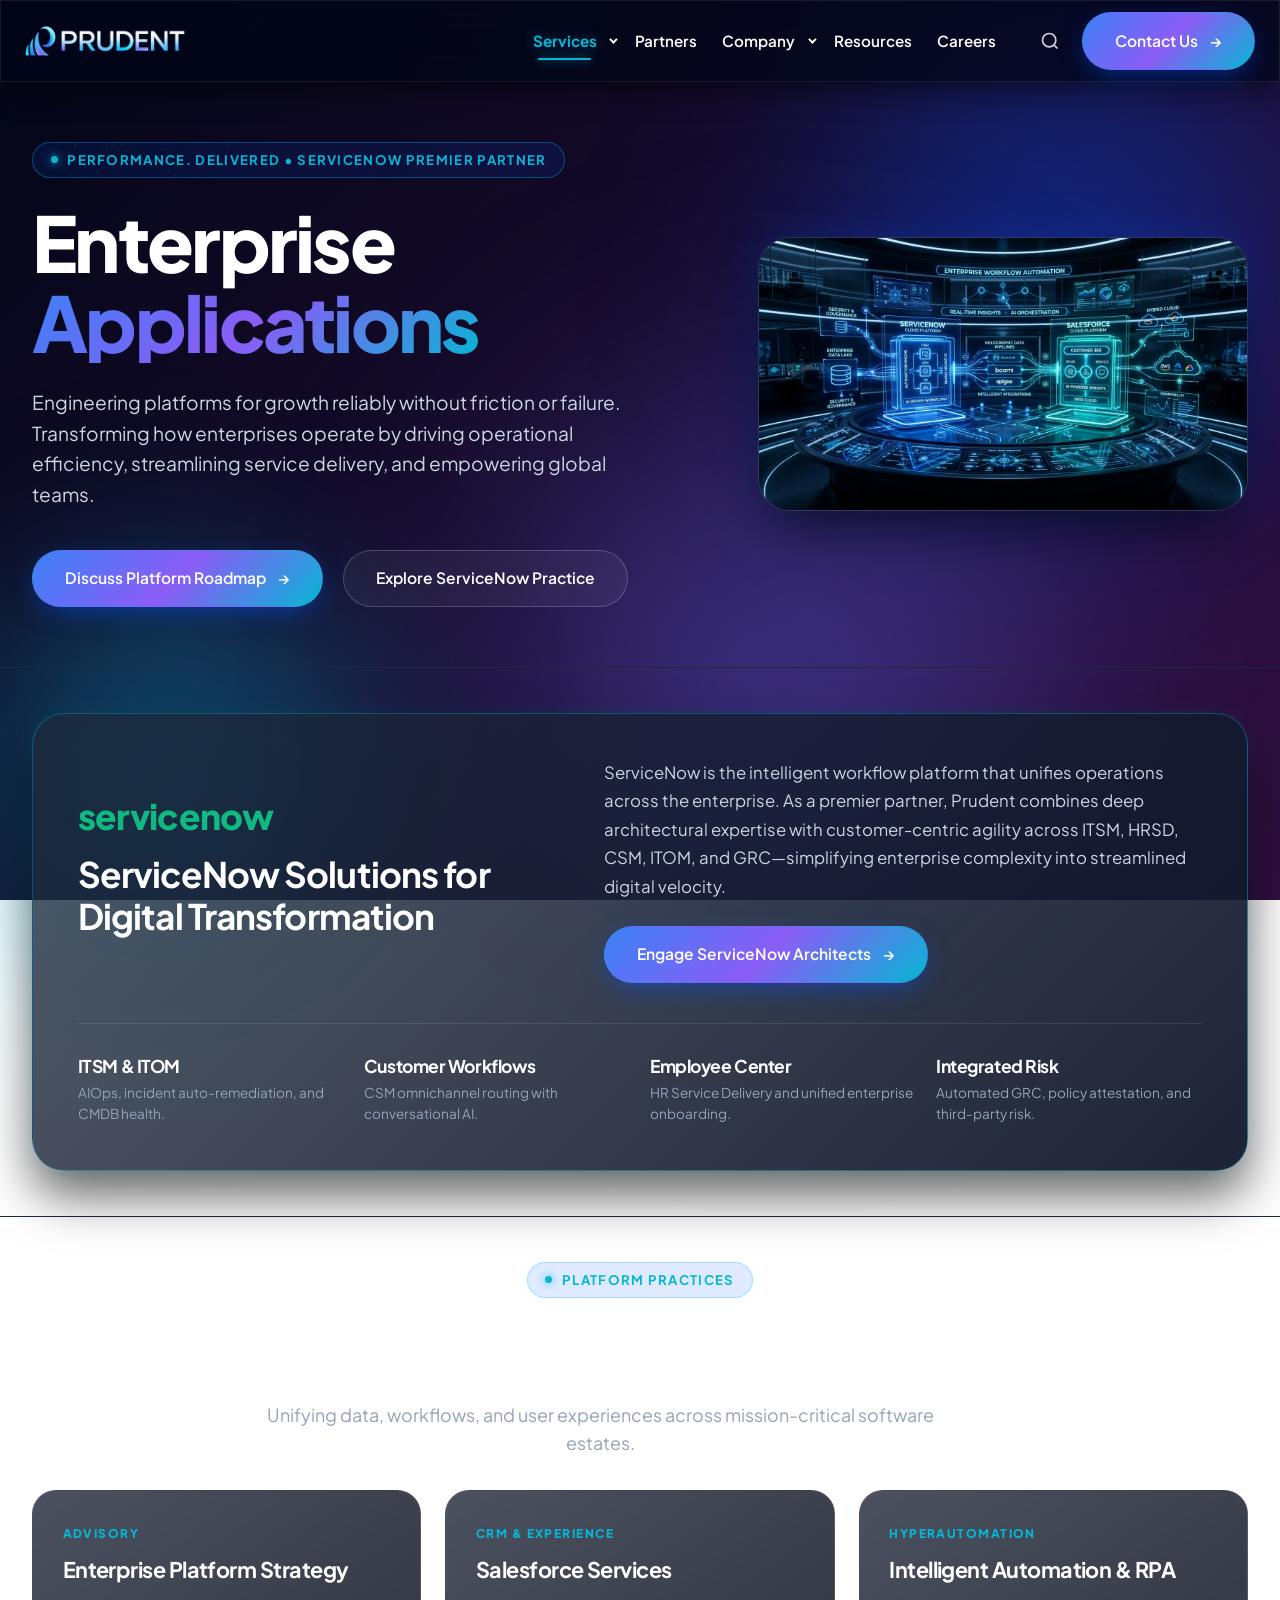
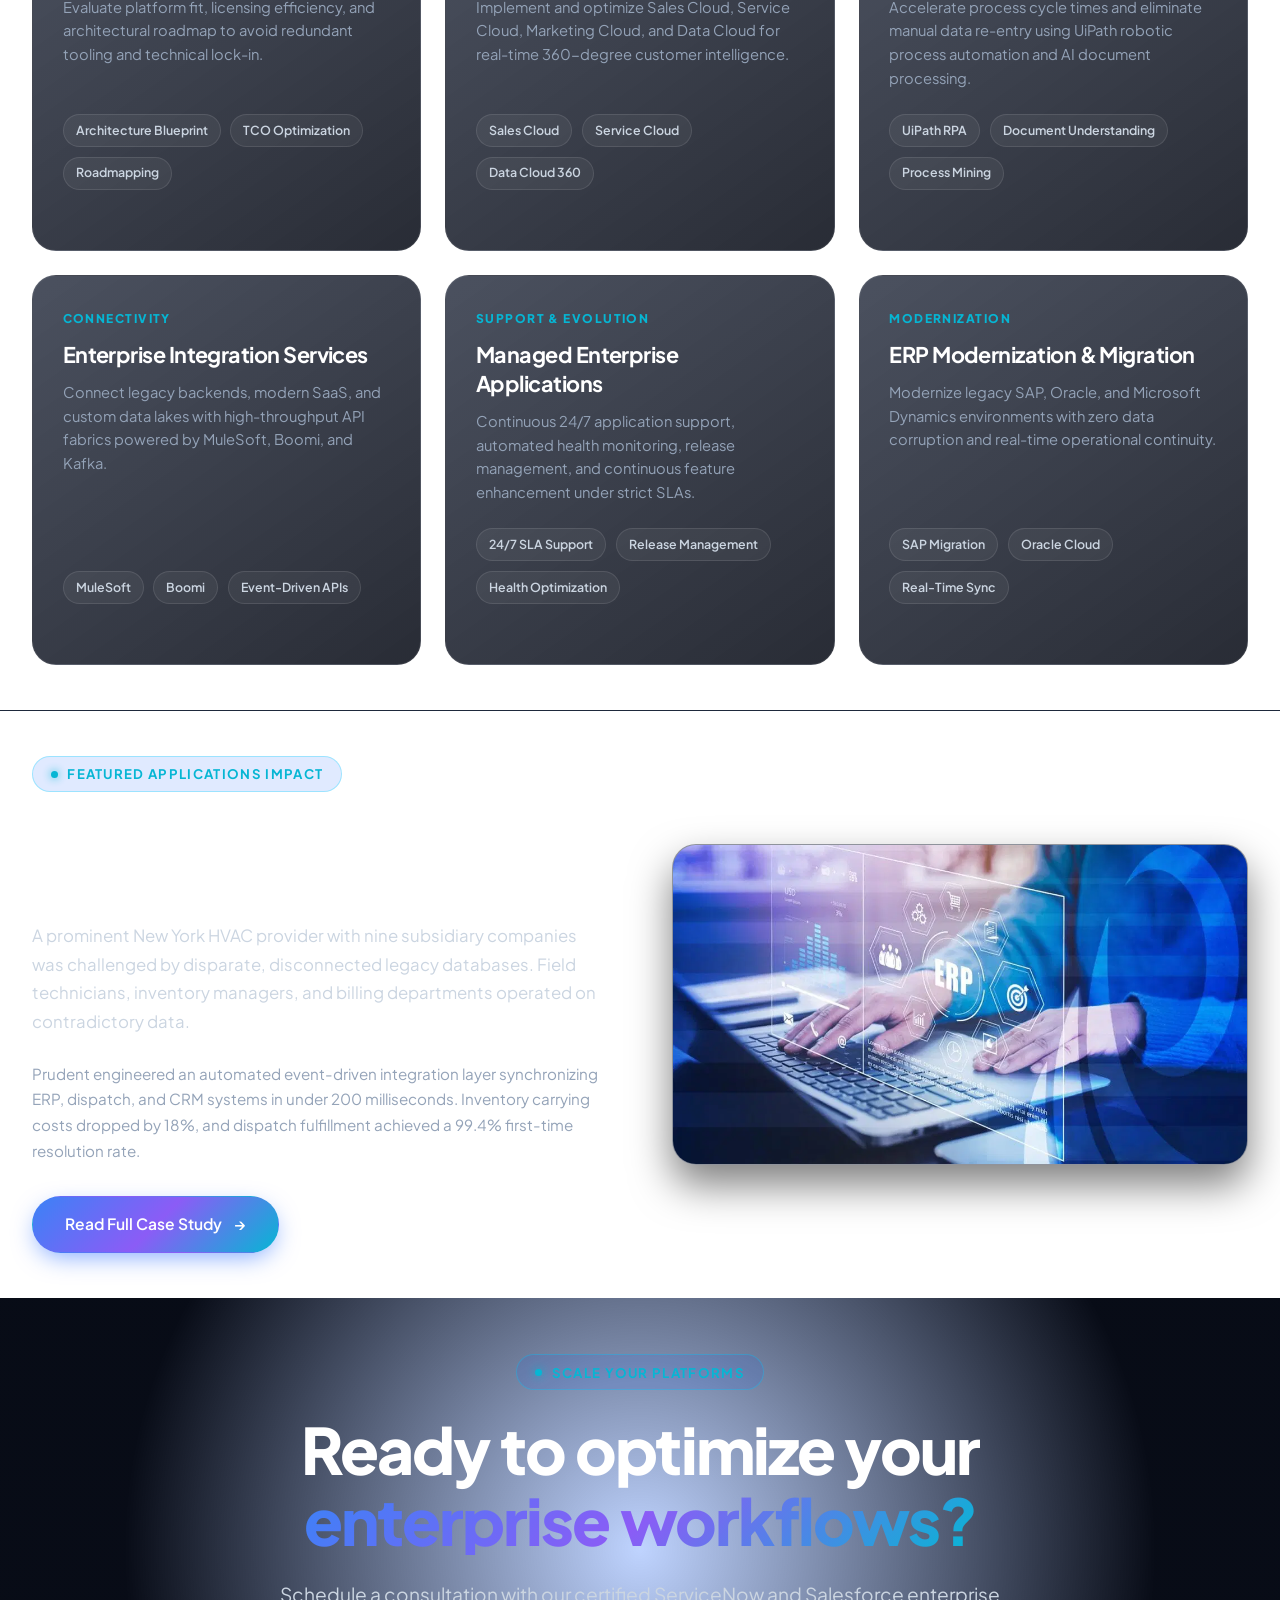
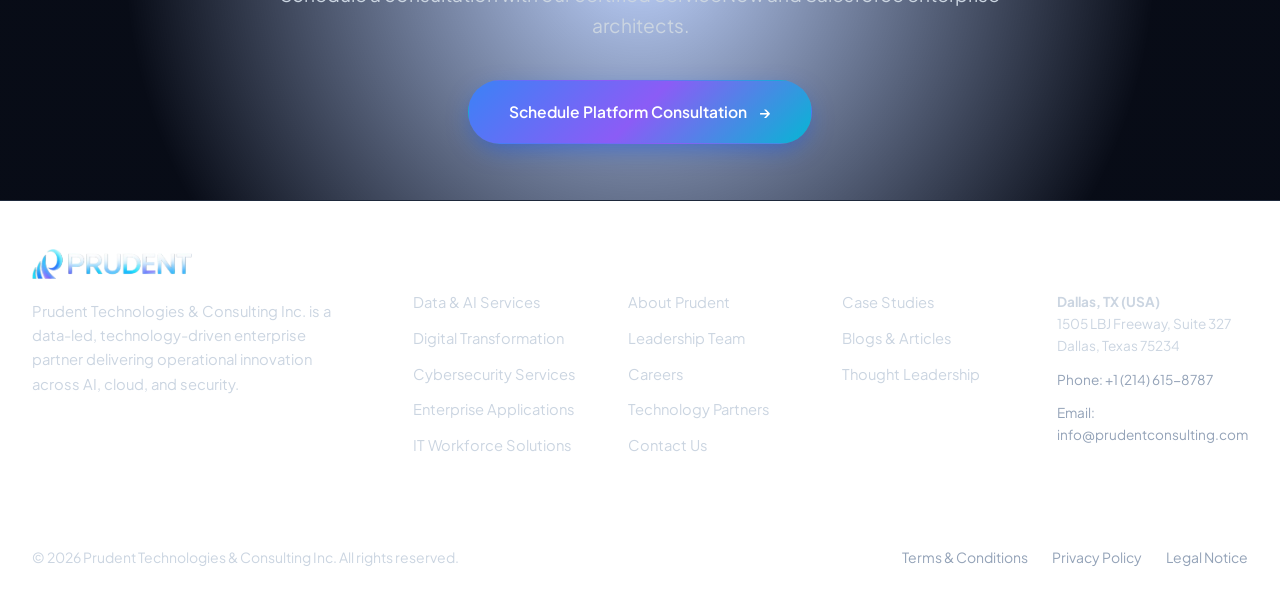
<file: enterprise-applications.html>
<!DOCTYPE html>
<html lang="en">
<head>
  <meta charset="UTF-8">
  <meta name="viewport" content="width=device-width, initial-scale=1.0">
  <title>Enterprise Applications | ServiceNow &amp; Salesforce | Prudent</title>
  <meta name="description" content="ServiceNow Premier Partner, Salesforce Cloud, and UiPath RPA. Engineer enterprise platforms for sustained growth without friction.">
  
  <link rel="stylesheet" href="css/style.css">
  <link rel="stylesheet" href="css/animations.css">
  <link rel="stylesheet" href="css/responsive.css">
</head>
<body>

  <input type="checkbox" id="mobile-nav-toggle" class="mobile-nav-toggle" aria-label="Toggle navigation">

  <!-- HEADER -->
  <header class="header-wrapper">
    <div class="container header-container">
      <a href="index.html" class="brand-logo" aria-label="Prudent Home">
        <img src="assets/images/prudent-logo-white.svg" alt="Prudent" width="160" height="38">
      </a>

      <div class="nav-menu-wrapper">
        <nav class="nav-menu" aria-label="Primary Navigation">
          <div class="nav-item nav-item-has-dropdown">
            <input type="checkbox" id="mobile-services-toggle" class="dropdown-toggle-input" checked>
            <div class="nav-link-row active">
              <a href="services.html" class="nav-link active">Services</a>
              <label for="mobile-services-toggle" class="dropdown-caret-btn" aria-label="Toggle Services menu">
                <span class="caret"></span>
              </label>
            </div>
            <div class="mega-menu mega-menu-services">
              <div>
                <div class="mega-col-title">Core Disciplines</div>
                <div class="mega-list">
                  <a href="data-ai.html" class="mega-item-link">
                    <div class="mega-item-name">Data &amp; AI Services</div>
                    <div class="mega-item-desc">Decision intelligence, Databricks, and scalable GenAI.</div>
                  </a>
                  <a href="digital-transformation.html" class="mega-item-link">
                    <div class="mega-item-name">Digital Transformation</div>
                    <div class="mega-item-desc">Cloud-native engineering and modern experience platforms.</div>
                  </a>
                  <a href="cybersecurity.html" class="mega-item-link">
                    <div class="mega-item-name">Cybersecurity &amp; Resilience</div>
                    <div class="mega-item-desc">Zero Trust, MDR, and Elite Splunk Advisory.</div>
                  </a>
                </div>
              </div>

              <div>
                <div class="mega-col-title">Enterprise &amp; Talent</div>
                <div class="mega-list">
                  <a href="enterprise-applications.html" class="mega-item-link active">
                    <div class="mega-item-name">Enterprise Applications</div>
                    <div class="mega-item-desc">ServiceNow, Salesforce, and UiPath RPA automation.</div>
                  </a>
                  <a href="workforce-solutions.html" class="mega-item-link">
                    <div class="mega-item-name">IT Workforce Solutions</div>
                    <div class="mega-item-desc">High-caliber specialized engineering teams.</div>
                  </a>
                  <a href="executive-search.html" class="mega-item-link">
                    <div class="mega-item-name">Executive Search</div>
                    <div class="mega-item-desc">C-suite and senior digital technology leadership.</div>
                  </a>
                </div>
              </div>

              <div>
                <div class="mega-col-title">Industry Solutions</div>
                <div class="mega-list">
                  <a href="case-studies.html" class="mega-item-link">
                    <div class="mega-item-name">Featured Case Studies</div>
                    <div class="mega-item-desc">Real-world results delivered across global enterprises.</div>
                  </a>
                </div>
              </div>
            </div>
          </div>

          <div class="nav-item">
            <a href="partners.html" class="nav-link">Partners</a>
          </div>

          <div class="nav-item nav-item-has-dropdown">
            <input type="checkbox" id="mobile-company-toggle" class="dropdown-toggle-input">
            <div class="nav-link-row">
              <a href="about.html" class="nav-link">Company</a>
              <label for="mobile-company-toggle" class="dropdown-caret-btn" aria-label="Toggle Company menu">
                <span class="caret"></span>
              </label>
            </div>
            <div class="mega-menu mega-menu-company">
              <div>
                <div class="mega-col-title">About Prudent</div>
                <div class="mega-list">
                  <a href="about.html" class="mega-item-link">
                    <div class="mega-item-name">Who We Are</div>
                    <div class="mega-item-desc">27+ years delivering digital innovation measured by outcomes.</div>
                  </a>
                  <a href="about.html#leadership" class="mega-item-link">
                    <div class="mega-item-name">Executive Leadership</div>
                    <div class="mega-item-desc">Meet the visionaries driving Prudent's global strategy.</div>
                  </a>
                </div>
              </div>
              <div>
                <div class="mega-col-title">Culture &amp; Reach</div>
                <div class="mega-list">
                  <a href="about.html#values" class="mega-item-link">
                    <div class="mega-item-name">Our Values</div>
                    <div class="mega-item-desc">Innovation, Inspire, and Impact across every engagement.</div>
                  </a>
                  <a href="about.html#locations" class="mega-item-link">
                    <div class="mega-item-name">Global Presence</div>
                    <div class="mega-item-desc">Offices in USA, India, Australia, and Singapore.</div>
                  </a>
                </div>
              </div>
            </div>
          </div>

          <div class="nav-item">
            <a href="resources.html" class="nav-link">Resources</a>
          </div>

          <div class="nav-item">
            <a href="careers.html" class="nav-link">Careers</a>
          </div>
        </nav>

        <div class="nav-actions">
          <a href="#search-modal" class="search-trigger-btn" aria-label="Open Search">
            <svg width="20" height="20" viewBox="0 0 24 24" fill="none" stroke="currentColor" stroke-width="2"><circle cx="11" cy="11" r="8"></circle><line x1="21" y1="21" x2="16.65" y2="16.65"></line></svg>
          </a>
          <a href="contact.html" class="btn btn-primary">
            <span>Contact Us</span>
            <span class="arrow">&rarr;</span>
          </a>
        </div>
      </div>

      <div class="mobile-controls">
        <a href="#search-modal" class="search-trigger-btn mobile-search-btn" aria-label="Open Search">
          <svg width="22" height="22" viewBox="0 0 24 24" fill="none" stroke="currentColor" stroke-width="2" stroke-linecap="round" stroke-linejoin="round">
            <circle cx="11" cy="11" r="8"></circle>
            <line x1="21" y1="21" x2="16.65" y2="16.65"></line>
          </svg>
        </a>
        <label for="mobile-nav-toggle" class="hamburger-label" aria-label="Open Mobile Menu">
          <span class="hamburger-bar"></span>
          <span class="hamburger-bar"></span>
          <span class="hamburger-bar"></span>
        </label>
      </div>
    </div>
  </header>

  <!-- SEARCH MODAL -->
  <div id="search-modal" class="search-modal">
    <a href="#" class="search-modal-backdrop-close" aria-label="Close search"></a>
    <div class="search-modal-content">
      <a href="#" class="search-modal-close" aria-label="Close Search" title="Close Search">
        <svg width="22" height="22" viewBox="0 0 24 24" fill="none" stroke="currentColor" stroke-width="2.5" stroke-linecap="round" stroke-linejoin="round" aria-hidden="true" focusable="false"><line x1="18" y1="6" x2="6" y2="18"></line><line x1="6" y1="6" x2="18" y2="18"></line></svg>
      </a>
      <div class="search-box-wrapper">
        <span class="search-icon-inside">
          <svg width="22" height="22" viewBox="0 0 24 24" fill="none" stroke="currentColor" stroke-width="2" stroke-linecap="round" stroke-linejoin="round">
            <circle cx="11" cy="11" r="8"></circle>
            <line x1="21" y1="21" x2="16.65" y2="16.65"></line>
          </svg>
        </span>
        <input type="text" class="search-input" placeholder="Search ServiceNow, Salesforce, RPA, integrations..." autofocus>
      </div>
      <div class="search-tags-heading">Suggested Searches</div>
      <div class="search-pills">
        <a href="#servicenow" class="search-pill">ServiceNow Implementation</a>
        <a href="#servicenow" class="search-pill">ITSM &amp; ITOM Workflows</a>
        <a href="#salesforce" class="search-pill">Salesforce CRM Optimization</a>
        <a href="#rpa" class="search-pill">UiPath RPA Automation</a>
        <a href="#solutions" class="search-pill">ERP Modernization</a>
        <a href="#solutions" class="search-pill">Cross-Platform Integration</a>
      </div>

      <div class="search-tags-heading">Direct Links</div>
      <div class="search-pills">
        <a href="digital-transformation.html" class="search-pill">Digital Transformation</a>
        <a href="workforce-solutions.html" class="search-pill">Technology Staffing</a>
        <a href="case-studies.html" class="search-pill">Featured Case Studies</a>
        <a href="contact.html" class="search-pill">Discuss Platform Roadmap</a>
      </div>
    </div>
  </div>

  <main>
    <!-- HERO -->
    <section class="hero-section" style="min-height: 65vh;">
      <div class="hero-glow-1"></div>
      <div class="container hero-grid">
        <div class="hero-text-content">
          <div class="eyebrow-tag animate-fade-up delay-1">Performance. Delivered &bull; ServiceNow Premier Partner</div>
          <h1 class="display-title animate-fade-up delay-2 anim-fade-up">
            Enterprise <br>
            <span class="text-gradient">Applications</span>
          </h1>
          <p class="hero-lead-text animate-fade-up delay-3">
            Engineering platforms for growth reliably without friction or failure. Transforming how enterprises operate by driving operational efficiency, streamlining service delivery, and empowering global teams.
          </p>
          <div class="btn-group animate-fade-up delay-4">
            <a href="contact.html" class="btn btn-primary">
              <span>Discuss Platform Roadmap</span>
              <span class="arrow">&rarr;</span>
            </a>
            <a href="#servicenow" class="btn btn-secondary">
              <span>Explore ServiceNow Practice</span>
            </a>
          </div>
        </div>

        <div class="hero-visual-frame animate-scale delay-5">
          <img src="assets/images/hero-enterprise-apps.jpg" alt="ServiceNow &amp; Salesforce Enterprise Cloud Workflows" class="hero-visual-img animate-hero-bg">
        </div>
      </div>
    </section>

    <!-- SERVICENOW PARTNERSHIP SPOTLIGHT -->
    <section id="servicenow" class="section-padding" style="background: transparent; border-top: 1px solid var(--border-dark); border-bottom: 1px solid var(--border-dark);">
      <div class="container">
        <div class="partner-feature-box">
          <div class="partner-feature-header-grid">
            <div>
              <div style="font-size: 2.2rem; font-weight: 800; color: #10B981; margin-bottom: 0.5rem; letter-spacing: -0.02em;">servicenow</div>
              <h2 style="font-size: 2.2rem; color: #FFFFFF; line-height: 1.2; margin-bottom: 1rem;">
                ServiceNow Solutions for Digital Transformation
              </h2>
            </div>
            <div>
              <p style="color: #CBD5E1; font-size: 1.05rem; line-height: 1.7; margin-bottom: 1.5rem;">
                ServiceNow is the intelligent workflow platform that unifies operations across the enterprise. As a premier partner, Prudent combines deep architectural expertise with customer-centric agility across ITSM, HRSD, CSM, ITOM, and GRC—simplifying enterprise complexity into streamlined digital velocity.
              </p>
              <a href="contact.html" class="btn btn-primary">
                <span>Engage ServiceNow Architects</span>
                <span class="arrow">&rarr;</span>
              </a>
            </div>
          </div>

          <div class="partner-feature-pillars-grid">
            <div>
              <h4 style="color: #FFFFFF; font-size: 1.1rem; margin-bottom: 0.35rem;">ITSM &amp; ITOM</h4>
              <p style="font-size: 0.85rem; color: var(--text-muted);">AIOps, incident auto-remediation, and CMDB health.</p>
            </div>
            <div>
              <h4 style="color: #FFFFFF; font-size: 1.1rem; margin-bottom: 0.35rem;">Customer Workflows</h4>
              <p style="font-size: 0.85rem; color: var(--text-muted);">CSM omnichannel routing with conversational AI.</p>
            </div>
            <div>
              <h4 style="color: #FFFFFF; font-size: 1.1rem; margin-bottom: 0.35rem;">Employee Center</h4>
              <p style="font-size: 0.85rem; color: var(--text-muted);">HR Service Delivery and unified enterprise onboarding.</p>
            </div>
            <div>
              <h4 style="color: #FFFFFF; font-size: 1.1rem; margin-bottom: 0.35rem;">Integrated Risk</h4>
              <p style="font-size: 0.85rem; color: var(--text-muted);">Automated GRC, policy attestation, and third-party risk.</p>
            </div>
          </div>
        </div>
      </div>
    </section>

    <!-- CORE SUB-SERVICES -->
    <section class="section-padding" style="background: var(--bg-dark);">
      <div class="container">
        <div class="section-header-centered">
          <div class="eyebrow-tag anim-fade-up">Platform Practices</div>
          <h2 class="section-title anim-fade-up">Enterprise Applications Services</h2>
          <p class="section-subtitle anim-fade-up anim-delay-1">
            Unifying data, workflows, and user experiences across mission-critical software estates.
          </p>
        </div>

        <div class="services-bento-grid">
          
          <div class="service-card anim-fade-up anim-delay-2">
            <div>
              <div class="service-tag">Advisory</div>
              <h3 class="service-title">Enterprise Platform Strategy</h3>
              <p class="service-desc">
                Evaluate platform fit, licensing efficiency, and architectural roadmap to avoid redundant tooling and technical lock-in.
              </p>
            </div>
            <div class="service-feature-list">
              <span class="service-pill">Architecture Blueprint</span>
              <span class="service-pill">TCO Optimization</span>
              <span class="service-pill">Roadmapping</span>
            </div>
          </div>

          <div class="service-card anim-fade-up anim-delay-2">
            <div>
              <div class="service-tag">CRM &amp; Experience</div>
              <h3 class="service-title">Salesforce Services</h3>
              <p class="service-desc">
                Implement and optimize Sales Cloud, Service Cloud, Marketing Cloud, and Data Cloud for real-time 360-degree customer intelligence.
              </p>
            </div>
            <div class="service-feature-list">
              <span class="service-pill">Sales Cloud</span>
              <span class="service-pill">Service Cloud</span>
              <span class="service-pill">Data Cloud 360</span>
            </div>
          </div>

          <div class="service-card anim-fade-up anim-delay-2">
            <div>
              <div class="service-tag">Hyperautomation</div>
              <h3 class="service-title">Intelligent Automation &amp; RPA</h3>
              <p class="service-desc">
                Accelerate process cycle times and eliminate manual data re-entry using UiPath robotic process automation and AI document processing.
              </p>
            </div>
            <div class="service-feature-list">
              <span class="service-pill">UiPath RPA</span>
              <span class="service-pill">Document Understanding</span>
              <span class="service-pill">Process Mining</span>
            </div>
          </div>

          <div class="service-card anim-fade-up anim-delay-2">
            <div>
              <div class="service-tag">Connectivity</div>
              <h3 class="service-title">Enterprise Integration Services</h3>
              <p class="service-desc">
                Connect legacy backends, modern SaaS, and custom data lakes with high-throughput API fabrics powered by MuleSoft, Boomi, and Kafka.
              </p>
            </div>
            <div class="service-feature-list">
              <span class="service-pill">MuleSoft</span>
              <span class="service-pill">Boomi</span>
              <span class="service-pill">Event-Driven APIs</span>
            </div>
          </div>

          <div class="service-card anim-fade-up anim-delay-2">
            <div>
              <div class="service-tag">Support &amp; Evolution</div>
              <h3 class="service-title">Managed Enterprise Applications</h3>
              <p class="service-desc">
                Continuous 24/7 application support, automated health monitoring, release management, and continuous feature enhancement under strict SLAs.
              </p>
            </div>
            <div class="service-feature-list">
              <span class="service-pill">24/7 SLA Support</span>
              <span class="service-pill">Release Management</span>
              <span class="service-pill">Health Optimization</span>
            </div>
          </div>

          <div class="service-card anim-fade-up anim-delay-2">
            <div>
              <div class="service-tag">Modernization</div>
              <h3 class="service-title">ERP Modernization &amp; Migration</h3>
              <p class="service-desc">
                Modernize legacy SAP, Oracle, and Microsoft Dynamics environments with zero data corruption and real-time operational continuity.
              </p>
            </div>
            <div class="service-feature-list">
              <span class="service-pill">SAP Migration</span>
              <span class="service-pill">Oracle Cloud</span>
              <span class="service-pill">Real-Time Sync</span>
            </div>
          </div>

        </div>
      </div>
    </section>

    <!-- CASE STUDY SPOTLIGHT: ERP DATA SYNCHRONIZATION -->
    <section class="section-padding" style="background: transparent; border-top: 1px solid var(--border-dark);">
      <div class="container">
        <div class="spotlight-grid">
          <div>
            <div class="eyebrow-tag anim-fade-up">Featured Applications Impact</div>
            <h2 style="font-size: 2.25rem; color: #FFFFFF; line-height: 1.2; margin-bottom: 1.25rem;">
              Seamless ERP Integration for Real-Time Data Synchronization
            </h2>
            <p style="color: #CBD5E1; font-size: 1.05rem; line-height: 1.7; margin-bottom: 1.5rem;">
              A prominent New York HVAC provider with nine subsidiary companies was challenged by disparate, disconnected legacy databases. Field technicians, inventory managers, and billing departments operated on contradictory data.
            </p>
            <p style="color: var(--text-muted); font-size: 0.95rem; line-height: 1.7; margin-bottom: 2rem;">
              Prudent engineered an automated event-driven integration layer synchronizing ERP, dispatch, and CRM systems in under 200 milliseconds. Inventory carrying costs dropped by 18%, and dispatch fulfillment achieved a 99.4% first-time resolution rate.
            </p>
            <a href="case-studies.html#erp" class="btn btn-primary">
              <span>Read Full Case Study</span>
              <span class="arrow">&rarr;</span>
            </a>
          </div>

          <div class="hero-visual-frame anim-fade-up anim-delay-4">
            <img src="assets/images/cases/case-enterprise.png" alt="HVAC ERP Data Synchronization Case Study" class="hero-visual-img">
          </div>
        </div>
      </div>
    </section>

    <!-- FINAL CTA -->
    <section class="cta-section">
      <div class="container cta-box">
        <div class="eyebrow-tag anim-fade-up">Scale Your Platforms</div>
        <h2 class="cta-heading">Ready to optimize your <br><span class="text-gradient">enterprise workflows?</span></h2>
        <p class="cta-subtext">Schedule a consultation with our certified ServiceNow and Salesforce enterprise architects.</p>
        <div class="btn-group" style="justify-content: center;">
          <a href="contact.html" class="btn btn-primary" style="padding: 1.15rem 2.5rem;">
            <span>Schedule Platform Consultation</span>
            <span class="arrow">&rarr;</span>
          </a>
        </div>
      </div>
    </section>
  </main>

  <!-- FOOTER -->
  <footer class="footer-wrapper">
    <div class="container">
      <div class="footer-grid">
        <div class="footer-brand">
          <a href="index.html"><img src="assets/images/prudent-logo-white.svg" alt="Prudent" width="160" height="38"></a>
          <p>Prudent Technologies &amp; Consulting Inc. is a data-led, technology-driven enterprise partner delivering operational innovation across AI, cloud, and security.</p>
        </div>
        <div>
          <div class="footer-col-title">Services</div>
          <div class="footer-links-list">
            <a href="data-ai.html" class="footer-link">Data &amp; AI Services</a>
            <a href="digital-transformation.html" class="footer-link">Digital Transformation</a>
            <a href="cybersecurity.html" class="footer-link">Cybersecurity Services</a>
            <a href="enterprise-applications.html" class="footer-link">Enterprise Applications</a>
            <a href="workforce-solutions.html" class="footer-link">IT Workforce Solutions</a>
          </div>
        </div>
        <div>
          <div class="footer-col-title">Company</div>
          <div class="footer-links-list">
            <a href="about.html" class="footer-link">About Prudent</a>
            <a href="about.html#leadership" class="footer-link">Leadership Team</a>
            <a href="careers.html" class="footer-link">Careers</a>
            <a href="partners.html" class="footer-link">Technology Partners</a>
            <a href="contact.html" class="footer-link">Contact Us</a>
          </div>
        </div>
        <div>
          <div class="footer-col-title">Resources</div>
          <div class="footer-links-list">
            <a href="case-studies.html" class="footer-link">Case Studies</a>
            <a href="resources.html" class="footer-link">Blogs &amp; Articles</a>
            <a href="resources.html" class="footer-link">Thought Leadership</a>
          </div>
        </div>
        <div>
          <div class="footer-col-title">Headquarters</div>
          <div class="footer-links-list" style="font-size: 0.85rem; line-height: 1.6;">
            <p style="color: #CBD5E1;"><strong>Dallas, TX (USA)</strong><br>1505 LBJ Freeway, Suite 327<br>Dallas, Texas 75234</p>
            <p style="color: #94A3B8;">Phone: +1 (214) 615-8787</p>
            <p style="color: #94A3B8;">Email: info@prudentconsulting.com</p>
          </div>
        </div>
      </div>
      <div class="footer-bottom">
        <div>&copy; 2026 Prudent Technologies &amp; Consulting Inc. All rights reserved.</div>
        <div class="footer-legal-links">
          <a href="contact.html">Terms &amp; Conditions</a>
          <a href="contact.html">Privacy Policy</a>
          <a href="contact.html">Legal Notice</a>
        </div>
      </div>
    </div>
  </footer>

  <div id="thanks-modal" class="thanks-modal-overlay" role="dialog" aria-modal="true" aria-labelledby="thanks-modal-title">
    <a href="#" class="thanks-modal-backdrop-close" aria-label="Close modal"></a>
    <div class="thanks-modal-card">
      <a href="#" class="thanks-modal-close" aria-label="Close modal">&times;</a>
      <div class="thanks-modal-icon-wrap">
        <svg class="thanks-modal-check-icon" viewBox="0 0 24 24" fill="none" stroke="currentColor" stroke-width="2.5" stroke-linecap="round" stroke-linejoin="round">
          <polyline points="20 6 9 17 4 12"></polyline>
        </svg>
      </div>
      <div class="eyebrow-tag">Submission Confirmed</div>
      <h2 id="thanks-modal-title" class="thanks-modal-title">Thanks for Submitting!</h2>
      <p class="thanks-modal-desc">
        Your message has been successfully received by our enterprise solutions leadership. A senior director or practice lead will review your submission and reach out within one business day.
      </p>
      <div class="thanks-modal-actions">
        <a href="#" class="btn btn-primary thanks-modal-done-btn">
          <span>Close &amp; Continue</span>
          <span class="arrow">&rarr;</span>
        </a>
      </div>
    </div>
  </div>
</body>
</html>
</file>
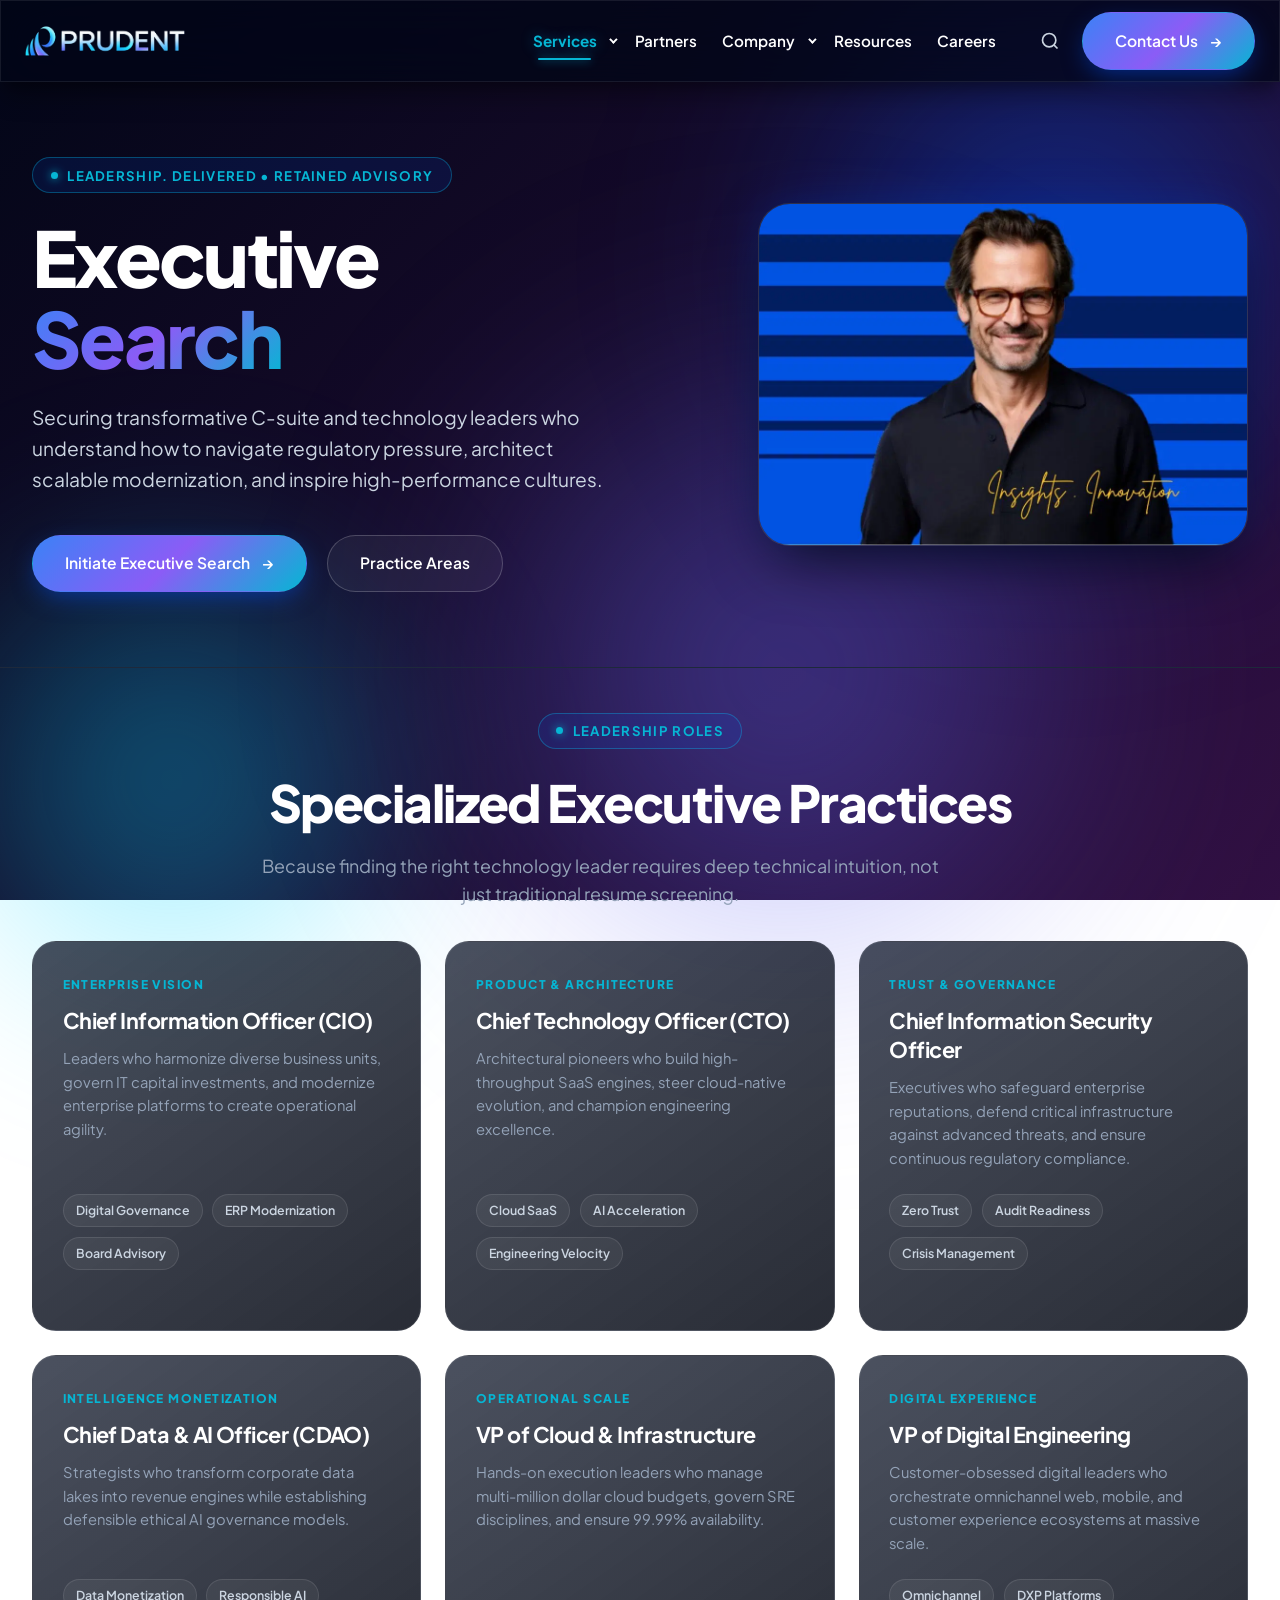
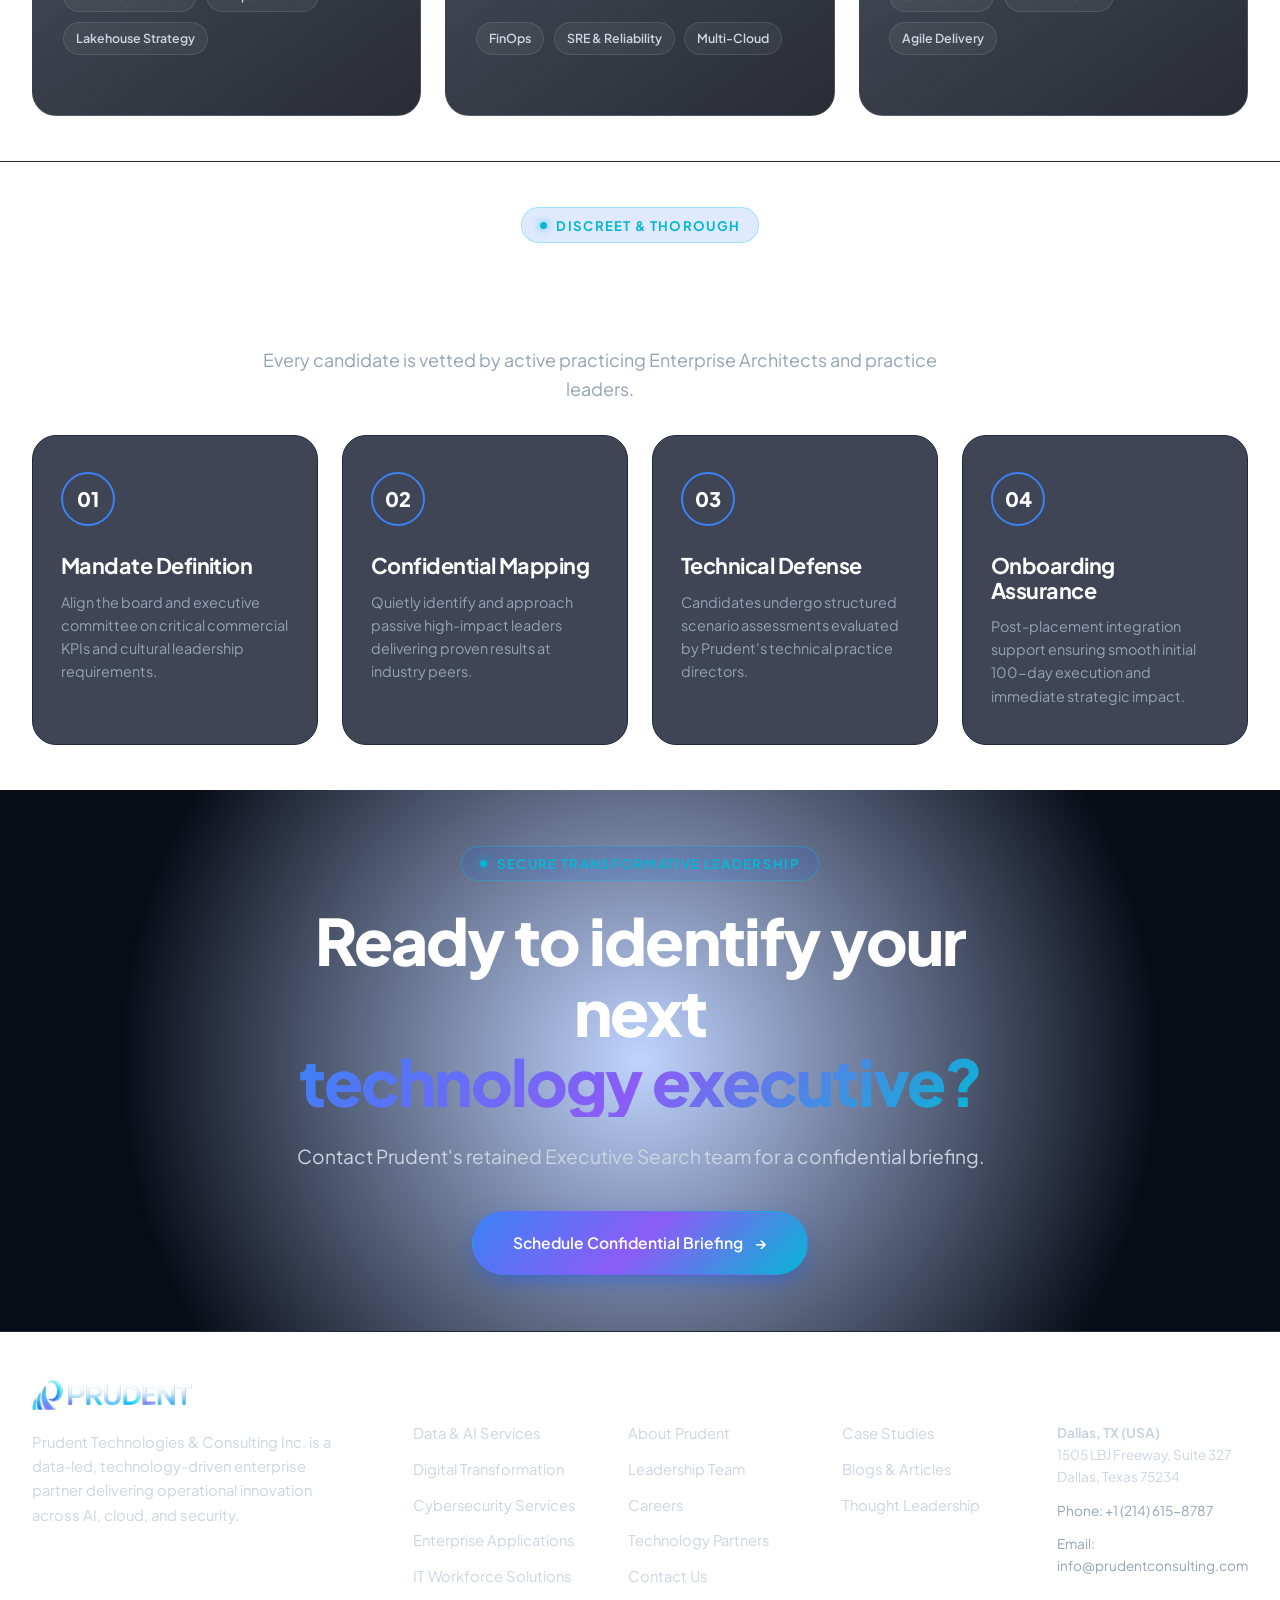
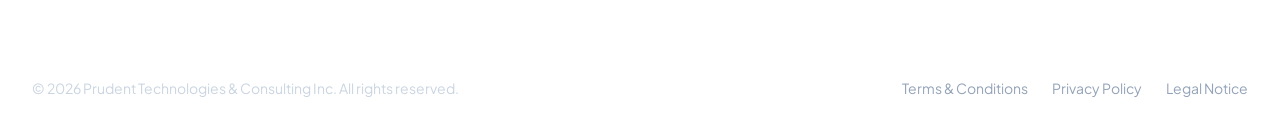
<file: executive-search.html>
<!DOCTYPE html>
<html lang="en">
<head>
  <meta charset="UTF-8">
  <meta name="viewport" content="width=device-width, initial-scale=1.0">
  <title>Executive Search &amp; Leadership Advisory | Prudent</title>
  <meta name="description" content="Secure visionary CIO, CTO, CISO, and VP technology leaders who drive transformation. Retained executive search by Prudent.">
  
  <link rel="stylesheet" href="css/style.css">
  <link rel="stylesheet" href="css/animations.css">
  <link rel="stylesheet" href="css/responsive.css">
</head>
<body>

  <input type="checkbox" id="mobile-nav-toggle" class="mobile-nav-toggle" aria-label="Toggle navigation">

  <!-- HEADER -->
  <header class="header-wrapper">
    <div class="container header-container">
      <a href="index.html" class="brand-logo" aria-label="Prudent Home">
        <img src="assets/images/prudent-logo-white.svg" alt="Prudent" width="160" height="38">
      </a>

      <div class="nav-menu-wrapper">
        <nav class="nav-menu" aria-label="Primary Navigation">
          <div class="nav-item nav-item-has-dropdown">
            <input type="checkbox" id="mobile-services-toggle" class="dropdown-toggle-input" checked>
            <div class="nav-link-row active">
              <a href="services.html" class="nav-link active">Services</a>
              <label for="mobile-services-toggle" class="dropdown-caret-btn" aria-label="Toggle Services menu">
                <span class="caret"></span>
              </label>
            </div>
            <div class="mega-menu mega-menu-services">
              <div>
                <div class="mega-col-title">Core Disciplines</div>
                <div class="mega-list">
                  <a href="data-ai.html" class="mega-item-link">
                    <div class="mega-item-name">Data &amp; AI Services</div>
                    <div class="mega-item-desc">Decision intelligence, Databricks, and scalable GenAI.</div>
                  </a>
                  <a href="digital-transformation.html" class="mega-item-link">
                    <div class="mega-item-name">Digital Transformation</div>
                    <div class="mega-item-desc">Cloud-native engineering and modern experience platforms.</div>
                  </a>
                  <a href="cybersecurity.html" class="mega-item-link">
                    <div class="mega-item-name">Cybersecurity &amp; Resilience</div>
                    <div class="mega-item-desc">Zero Trust, MDR, and Elite Splunk Advisory.</div>
                  </a>
                </div>
              </div>

              <div>
                <div class="mega-col-title">Enterprise &amp; Talent</div>
                <div class="mega-list">
                  <a href="enterprise-applications.html" class="mega-item-link">
                    <div class="mega-item-name">Enterprise Applications</div>
                    <div class="mega-item-desc">ServiceNow, Salesforce, and UiPath RPA automation.</div>
                  </a>
                  <a href="workforce-solutions.html" class="mega-item-link">
                    <div class="mega-item-name">IT Workforce Solutions</div>
                    <div class="mega-item-desc">High-caliber specialized engineering teams.</div>
                  </a>
                  <a href="executive-search.html" class="mega-item-link active">
                    <div class="mega-item-name">Executive Search</div>
                    <div class="mega-item-desc">C-suite and senior digital technology leadership.</div>
                  </a>
                </div>
              </div>

              <div>
                <div class="mega-col-title">Industry Solutions</div>
                <div class="mega-list">
                  <a href="case-studies.html" class="mega-item-link">
                    <div class="mega-item-name">Featured Case Studies</div>
                    <div class="mega-item-desc">Real-world results delivered across global enterprises.</div>
                  </a>
                </div>
              </div>
            </div>
          </div>

          <div class="nav-item">
            <a href="partners.html" class="nav-link">Partners</a>
          </div>

          <div class="nav-item nav-item-has-dropdown">
            <input type="checkbox" id="mobile-company-toggle" class="dropdown-toggle-input">
            <div class="nav-link-row">
              <a href="about.html" class="nav-link">Company</a>
              <label for="mobile-company-toggle" class="dropdown-caret-btn" aria-label="Toggle Company menu">
                <span class="caret"></span>
              </label>
            </div>
            <div class="mega-menu mega-menu-company">
              <div>
                <div class="mega-col-title">About Prudent</div>
                <div class="mega-list">
                  <a href="about.html" class="mega-item-link">
                    <div class="mega-item-name">Who We Are</div>
                    <div class="mega-item-desc">27+ years delivering digital innovation measured by outcomes.</div>
                  </a>
                  <a href="about.html#leadership" class="mega-item-link">
                    <div class="mega-item-name">Executive Leadership</div>
                    <div class="mega-item-desc">Meet the visionaries driving Prudent's global strategy.</div>
                  </a>
                </div>
              </div>
              <div>
                <div class="mega-col-title">Culture &amp; Reach</div>
                <div class="mega-list">
                  <a href="about.html#values" class="mega-item-link">
                    <div class="mega-item-name">Our Values</div>
                    <div class="mega-item-desc">Innovation, Inspire, and Impact across every engagement.</div>
                  </a>
                  <a href="about.html#locations" class="mega-item-link">
                    <div class="mega-item-name">Global Presence</div>
                    <div class="mega-item-desc">Offices in USA, India, Australia, and Singapore.</div>
                  </a>
                </div>
              </div>
            </div>
          </div>

          <div class="nav-item">
            <a href="resources.html" class="nav-link">Resources</a>
          </div>

          <div class="nav-item">
            <a href="careers.html" class="nav-link">Careers</a>
          </div>
        </nav>

        <div class="nav-actions">
          <a href="#search-modal" class="search-trigger-btn" aria-label="Open Search">
            <svg width="20" height="20" viewBox="0 0 24 24" fill="none" stroke="currentColor" stroke-width="2"><circle cx="11" cy="11" r="8"></circle><line x1="21" y1="21" x2="16.65" y2="16.65"></line></svg>
          </a>
          <a href="contact.html" class="btn btn-primary">
            <span>Contact Us</span>
            <span class="arrow">&rarr;</span>
          </a>
        </div>
      </div>

      <div class="mobile-controls">
        <a href="#search-modal" class="search-trigger-btn mobile-search-btn" aria-label="Open Search">
          <svg width="22" height="22" viewBox="0 0 24 24" fill="none" stroke="currentColor" stroke-width="2" stroke-linecap="round" stroke-linejoin="round">
            <circle cx="11" cy="11" r="8"></circle>
            <line x1="21" y1="21" x2="16.65" y2="16.65"></line>
          </svg>
        </a>
        <label for="mobile-nav-toggle" class="hamburger-label" aria-label="Open Mobile Menu">
          <span class="hamburger-bar"></span>
          <span class="hamburger-bar"></span>
          <span class="hamburger-bar"></span>
        </label>
      </div>
    </div>
  </header>

  <!-- SEARCH MODAL -->
  <div id="search-modal" class="search-modal">
    <a href="#" class="search-modal-backdrop-close" aria-label="Close search"></a>
    <div class="search-modal-content">
      <a href="#" class="search-modal-close" aria-label="Close Search" title="Close Search">
        <svg width="22" height="22" viewBox="0 0 24 24" fill="none" stroke="currentColor" stroke-width="2.5" stroke-linecap="round" stroke-linejoin="round" aria-hidden="true" focusable="false"><line x1="18" y1="6" x2="6" y2="18"></line><line x1="6" y1="6" x2="18" y2="18"></line></svg>
      </a>
      <div class="search-box-wrapper">
        <span class="search-icon-inside">
          <svg width="22" height="22" viewBox="0 0 24 24" fill="none" stroke="currentColor" stroke-width="2" stroke-linecap="round" stroke-linejoin="round">
            <circle cx="11" cy="11" r="8"></circle>
            <line x1="21" y1="21" x2="16.65" y2="16.65"></line>
          </svg>
        </span>
        <input type="text" class="search-input" placeholder="Search executive search, CIO, CTO, CISO advisory..." autofocus>
      </div>
      <div class="search-tags-heading">Suggested Searches</div>
      <div class="search-pills">
        <a href="#methodology" class="search-pill">Retained Executive Search</a>
        <a href="#methodology" class="search-pill">CIO &amp; CTO Leadership</a>
        <a href="#methodology" class="search-pill">CISO &amp; Security Executives</a>
        <a href="#methodology" class="search-pill">VP &amp; Director Recruitment</a>
        <a href="#methodology" class="search-pill">Digital Advisory Board</a>
        <a href="#methodology" class="search-pill">Confidential Search Practice</a>
      </div>

      <div class="search-tags-heading">Direct Links</div>
      <div class="search-pills">
        <a href="workforce-solutions.html" class="search-pill">IT Workforce Solutions</a>
        <a href="about.html#leadership" class="search-pill">About Prudent Leadership</a>
        <a href="case-studies.html" class="search-pill">Leadership Case Studies</a>
        <a href="contact.html" class="search-pill">Confidential Consultation</a>
      </div>
    </div>
  </div>

  <main>
    <!-- HERO -->
    <section class="hero-section" style="min-height: 65vh;">
      <div class="hero-glow-1"></div>
      <div class="container hero-grid">
        <div class="hero-text-content">
          <div class="eyebrow-tag animate-fade-up delay-1">Leadership. Delivered &bull; Retained Advisory</div>
          <h1 class="display-title animate-fade-up delay-2 anim-fade-up">
            Executive <br>
            <span class="text-gradient">Search</span>
          </h1>
          <p class="hero-lead-text animate-fade-up delay-3">
            Securing transformative C-suite and technology leaders who understand how to navigate regulatory pressure, architect scalable modernization, and inspire high-performance cultures.
          </p>
          <div class="btn-group animate-fade-up delay-4">
            <a href="contact.html" class="btn btn-primary">
              <span>Initiate Executive Search</span>
              <span class="arrow">&rarr;</span>
            </a>
            <a href="#focus" class="btn btn-secondary">
              <span>Practice Areas</span>
            </a>
          </div>
        </div>

        <div class="hero-visual-frame animate-scale delay-5">
          <img src="assets/images/heroes/hero-company.png" alt="Executive Technology Leadership" class="hero-visual-img animate-hero-bg">
        </div>
      </div>
    </section>

    <!-- PRACTICE AREAS -->
    <section id="focus" class="section-padding" style="background: transparent; border-top: 1px solid var(--border-dark); border-bottom: 1px solid var(--border-dark);">
      <div class="container">
        <div class="section-header-centered">
          <div class="eyebrow-tag anim-fade-up">Leadership Roles</div>
          <h2 class="section-title anim-fade-up">Specialized Executive Practices</h2>
          <p class="section-subtitle anim-fade-up anim-delay-1">
            Because finding the right technology leader requires deep technical intuition, not just traditional resume screening.
          </p>
        </div>

        <div class="services-bento-grid">
          
          <div class="service-card anim-fade-up anim-delay-2">
            <div>
              <div class="service-tag">Enterprise Vision</div>
              <h3 class="service-title">Chief Information Officer (CIO)</h3>
              <p class="service-desc">
                Leaders who harmonize diverse business units, govern IT capital investments, and modernize enterprise platforms to create operational agility.
              </p>
            </div>
            <div class="service-feature-list">
              <span class="service-pill">Digital Governance</span>
              <span class="service-pill">ERP Modernization</span>
              <span class="service-pill">Board Advisory</span>
            </div>
          </div>

          <div class="service-card anim-fade-up anim-delay-2">
            <div>
              <div class="service-tag">Product &amp; Architecture</div>
              <h3 class="service-title">Chief Technology Officer (CTO)</h3>
              <p class="service-desc">
                Architectural pioneers who build high-throughput SaaS engines, steer cloud-native evolution, and champion engineering excellence.
              </p>
            </div>
            <div class="service-feature-list">
              <span class="service-pill">Cloud SaaS</span>
              <span class="service-pill">AI Acceleration</span>
              <span class="service-pill">Engineering Velocity</span>
            </div>
          </div>

          <div class="service-card anim-fade-up anim-delay-2">
            <div>
              <div class="service-tag">Trust &amp; Governance</div>
              <h3 class="service-title">Chief Information Security Officer</h3>
              <p class="service-desc">
                Executives who safeguard enterprise reputations, defend critical infrastructure against advanced threats, and ensure continuous regulatory compliance.
              </p>
            </div>
            <div class="service-feature-list">
              <span class="service-pill">Zero Trust</span>
              <span class="service-pill">Audit Readiness</span>
              <span class="service-pill">Crisis Management</span>
            </div>
          </div>

          <div class="service-card anim-fade-up anim-delay-2">
            <div>
              <div class="service-tag">Intelligence Monetization</div>
              <h3 class="service-title">Chief Data &amp; AI Officer (CDAO)</h3>
              <p class="service-desc">
                Strategists who transform corporate data lakes into revenue engines while establishing defensible ethical AI governance models.
              </p>
            </div>
            <div class="service-feature-list">
              <span class="service-pill">Data Monetization</span>
              <span class="service-pill">Responsible AI</span>
              <span class="service-pill">Lakehouse Strategy</span>
            </div>
          </div>

          <div class="service-card anim-fade-up anim-delay-2">
            <div>
              <div class="service-tag">Operational Scale</div>
              <h3 class="service-title">VP of Cloud &amp; Infrastructure</h3>
              <p class="service-desc">
                Hands-on execution leaders who manage multi-million dollar cloud budgets, govern SRE disciplines, and ensure 99.99% availability.
              </p>
            </div>
            <div class="service-feature-list">
              <span class="service-pill">FinOps</span>
              <span class="service-pill">SRE &amp; Reliability</span>
              <span class="service-pill">Multi-Cloud</span>
            </div>
          </div>

          <div class="service-card anim-fade-up anim-delay-2">
            <div>
              <div class="service-tag">Digital Experience</div>
              <h3 class="service-title">VP of Digital Engineering</h3>
              <p class="service-desc">
                Customer-obsessed digital leaders who orchestrate omnichannel web, mobile, and customer experience ecosystems at massive scale.
              </p>
            </div>
            <div class="service-feature-list">
              <span class="service-pill">Omnichannel</span>
              <span class="service-pill">DXP Platforms</span>
              <span class="service-pill">Agile Delivery</span>
            </div>
          </div>

        </div>
      </div>
    </section>

    <!-- SEARCH METHODOLOGY -->
    <section class="section-padding" style="background: var(--bg-dark);">
      <div class="container">
        <div class="section-header-centered">
          <div class="eyebrow-tag anim-fade-up">Discreet &amp; Thorough</div>
          <h2 class="section-title anim-fade-up">Our Search Methodology</h2>
          <p class="section-subtitle anim-fade-up anim-delay-1">
            Every candidate is vetted by active practicing Enterprise Architects and practice leaders.
          </p>
        </div>

        <div class="methodology-steps-grid">
          <div class="method-card">
            <div class="method-step-num">01</div>
            <h3 class="method-title">Mandate Definition</h3>
            <p class="method-desc">Align the board and executive committee on critical commercial KPIs and cultural leadership requirements.</p>
          </div>
          <div class="method-card">
            <div class="method-step-num">02</div>
            <h3 class="method-title">Confidential Mapping</h3>
            <p class="method-desc">Quietly identify and approach passive high-impact leaders delivering proven results at industry peers.</p>
          </div>
          <div class="method-card">
            <div class="method-step-num">03</div>
            <h3 class="method-title">Technical Defense</h3>
            <p class="method-desc">Candidates undergo structured scenario assessments evaluated by Prudent's technical practice directors.</p>
          </div>
          <div class="method-card">
            <div class="method-step-num">04</div>
            <h3 class="method-title">Onboarding Assurance</h3>
            <p class="method-desc">Post-placement integration support ensuring smooth initial 100-day execution and immediate strategic impact.</p>
          </div>
        </div>
      </div>
    </section>

    <!-- FINAL CTA -->
    <section class="cta-section">
      <div class="container cta-box">
        <div class="eyebrow-tag anim-fade-up">Secure Transformative Leadership</div>
        <h2 class="cta-heading">Ready to identify your next <br><span class="text-gradient">technology executive?</span></h2>
        <p class="cta-subtext">Contact Prudent's retained Executive Search team for a confidential briefing.</p>
        <div class="btn-group" style="justify-content: center;">
          <a href="contact.html" class="btn btn-primary" style="padding: 1.15rem 2.5rem;">
            <span>Schedule Confidential Briefing</span>
            <span class="arrow">&rarr;</span>
          </a>
        </div>
      </div>
    </section>
  </main>

  <!-- FOOTER -->
  <footer class="footer-wrapper">
    <div class="container">
      <div class="footer-grid">
        <div class="footer-brand">
          <a href="index.html"><img src="assets/images/prudent-logo-white.svg" alt="Prudent" width="160" height="38"></a>
          <p>Prudent Technologies &amp; Consulting Inc. is a data-led, technology-driven enterprise partner delivering operational innovation across AI, cloud, and security.</p>
        </div>
        <div>
          <div class="footer-col-title">Services</div>
          <div class="footer-links-list">
            <a href="data-ai.html" class="footer-link">Data &amp; AI Services</a>
            <a href="digital-transformation.html" class="footer-link">Digital Transformation</a>
            <a href="cybersecurity.html" class="footer-link">Cybersecurity Services</a>
            <a href="enterprise-applications.html" class="footer-link">Enterprise Applications</a>
            <a href="workforce-solutions.html" class="footer-link">IT Workforce Solutions</a>
          </div>
        </div>
        <div>
          <div class="footer-col-title">Company</div>
          <div class="footer-links-list">
            <a href="about.html" class="footer-link">About Prudent</a>
            <a href="about.html#leadership" class="footer-link">Leadership Team</a>
            <a href="careers.html" class="footer-link">Careers</a>
            <a href="partners.html" class="footer-link">Technology Partners</a>
            <a href="contact.html" class="footer-link">Contact Us</a>
          </div>
        </div>
        <div>
          <div class="footer-col-title">Resources</div>
          <div class="footer-links-list">
            <a href="case-studies.html" class="footer-link">Case Studies</a>
            <a href="resources.html" class="footer-link">Blogs &amp; Articles</a>
            <a href="resources.html" class="footer-link">Thought Leadership</a>
          </div>
        </div>
        <div>
          <div class="footer-col-title">Headquarters</div>
          <div class="footer-links-list" style="font-size: 0.85rem; line-height: 1.6;">
            <p style="color: #CBD5E1;"><strong>Dallas, TX (USA)</strong><br>1505 LBJ Freeway, Suite 327<br>Dallas, Texas 75234</p>
            <p style="color: #94A3B8;">Phone: +1 (214) 615-8787</p>
            <p style="color: #94A3B8;">Email: info@prudentconsulting.com</p>
          </div>
        </div>
      </div>
      <div class="footer-bottom">
        <div>&copy; 2026 Prudent Technologies &amp; Consulting Inc. All rights reserved.</div>
        <div class="footer-legal-links">
          <a href="contact.html">Terms &amp; Conditions</a>
          <a href="contact.html">Privacy Policy</a>
          <a href="contact.html">Legal Notice</a>
        </div>
      </div>
    </div>
  </footer>

  <div id="thanks-modal" class="thanks-modal-overlay" role="dialog" aria-modal="true" aria-labelledby="thanks-modal-title">
    <a href="#" class="thanks-modal-backdrop-close" aria-label="Close modal"></a>
    <div class="thanks-modal-card">
      <a href="#" class="thanks-modal-close" aria-label="Close modal">&times;</a>
      <div class="thanks-modal-icon-wrap">
        <svg class="thanks-modal-check-icon" viewBox="0 0 24 24" fill="none" stroke="currentColor" stroke-width="2.5" stroke-linecap="round" stroke-linejoin="round">
          <polyline points="20 6 9 17 4 12"></polyline>
        </svg>
      </div>
      <div class="eyebrow-tag">Submission Confirmed</div>
      <h2 id="thanks-modal-title" class="thanks-modal-title">Thanks for Submitting!</h2>
      <p class="thanks-modal-desc">
        Your message has been successfully received by our enterprise solutions leadership. A senior director or practice lead will review your submission and reach out within one business day.
      </p>
      <div class="thanks-modal-actions">
        <a href="#" class="btn btn-primary thanks-modal-done-btn">
          <span>Close &amp; Continue</span>
          <span class="arrow">&rarr;</span>
        </a>
      </div>
    </div>
  </div>
</body>
</html>
</file>
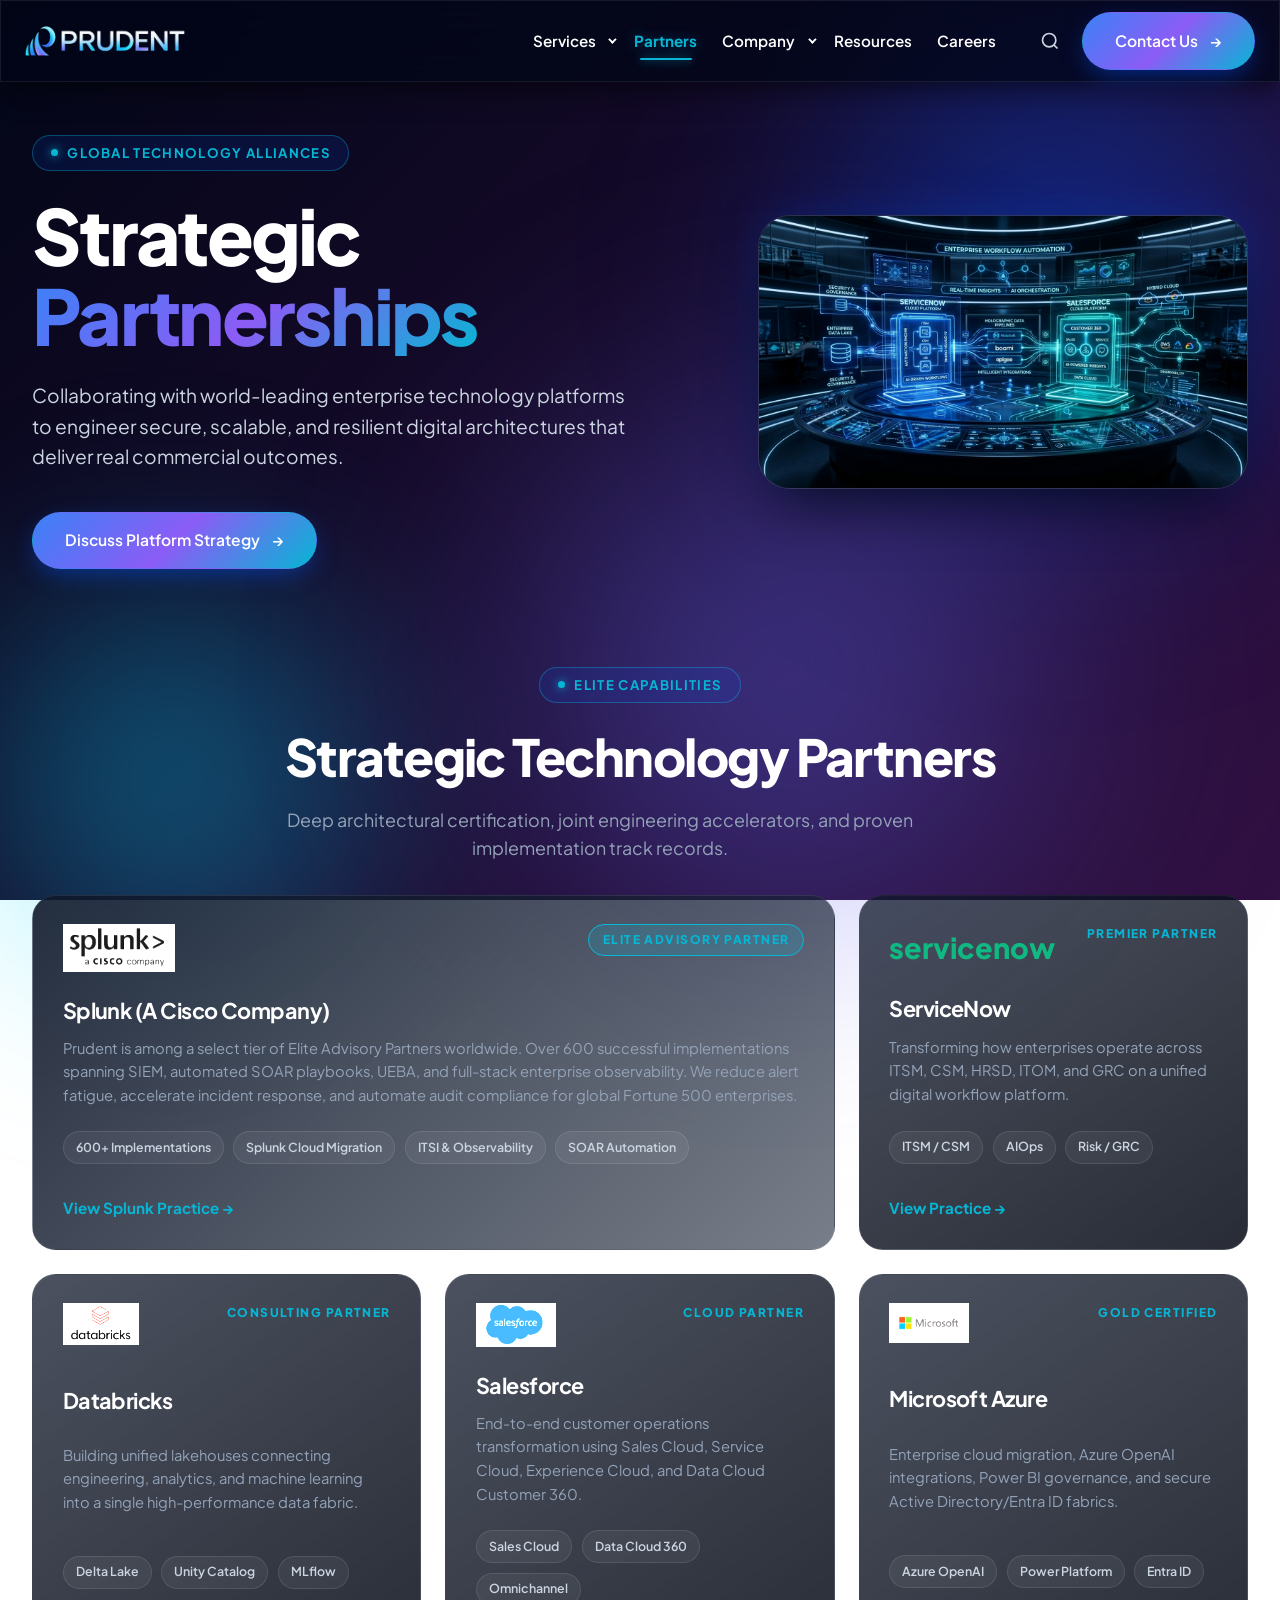
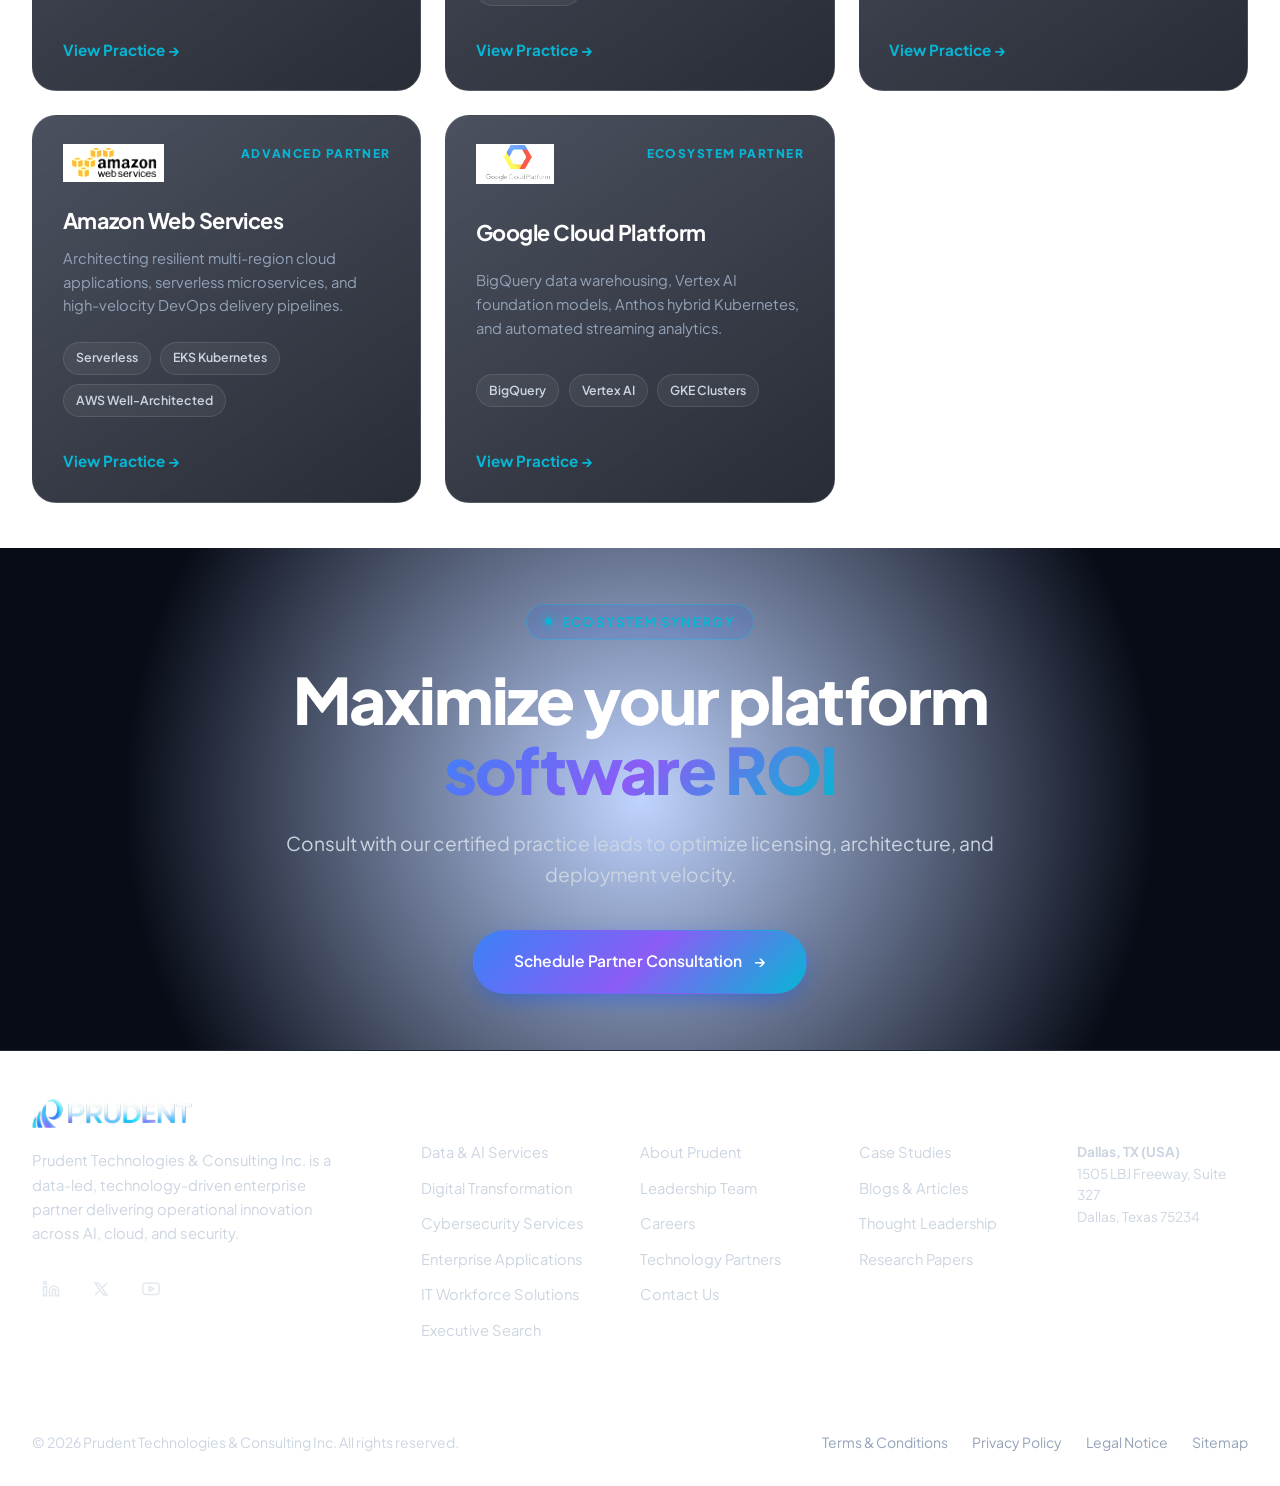
<file: partners.html>
<!DOCTYPE html>
<html lang="en">
<head>
  <meta charset="UTF-8">
  <meta name="viewport" content="width=device-width, initial-scale=1.0">
  <title>Technology Partners &amp; Alliances | Prudent</title>
  <meta name="description" content="Explore Prudent's strategic enterprise partnerships with Splunk, ServiceNow, Databricks, Salesforce, Microsoft, AWS, and Google Cloud.">
  
  <link rel="stylesheet" href="css/style.css">
  <link rel="stylesheet" href="css/animations.css">
  <link rel="stylesheet" href="css/responsive.css">
    <link rel="icon" type="image/x-icon" href="assets/images/favicon.ico">

</head>
<body>

  <input type="checkbox" id="mobile-nav-toggle" class="mobile-nav-toggle" aria-label="Toggle navigation">

  <!-- HEADER -->
  <header class="header-wrapper">
    <div class="container header-container">
      <a href="index.html" class="brand-logo" aria-label="Prudent Home">
        <img src="assets/images/prudent-logo-white.svg" alt="Prudent" width="160" height="38">
      </a>

      <div class="nav-menu-wrapper">
                <nav class="nav-menu" aria-label="Primary Navigation">
          <div class="nav-item nav-item-has-dropdown">
            <input type="checkbox" id="mobile-services-toggle" class="dropdown-toggle-input">
            <div class="nav-link-row">
              <a href="services.html" class="nav-link">Services</a>
              <label for="mobile-services-toggle" class="dropdown-caret-btn" aria-label="Toggle Services menu">
                <span class="caret"></span>
              </label>
            </div>
            <div class="mega-menu mega-menu-services">
              <div>
                <div class="mega-col-title">Core Disciplines</div>
                <div class="mega-list">
                  <a href="data-ai.html" class="mega-item-link">
                    <div class="mega-item-name">Data &amp; AI Services</div>
                    <div class="mega-item-desc">Decision intelligence, Databricks, and scalable GenAI.</div>
                  </a>
                  <a href="digital-transformation.html" class="mega-item-link">
                    <div class="mega-item-name">Digital Transformation</div>
                    <div class="mega-item-desc">Cloud-native engineering and modern experience platforms.</div>
                  </a>
                  <a href="cybersecurity.html" class="mega-item-link">
                    <div class="mega-item-name">Cybersecurity &amp; Resilience</div>
                    <div class="mega-item-desc">Zero Trust, MDR, and Elite Splunk Advisory.</div>
                  </a>
                </div>
              </div>

              <div>
                <div class="mega-col-title">Enterprise &amp; Talent</div>
                <div class="mega-list">
                  <a href="enterprise-applications.html" class="mega-item-link">
                    <div class="mega-item-name">Enterprise Applications</div>
                    <div class="mega-item-desc">ServiceNow, Salesforce, and UiPath RPA automation.</div>
                  </a>
                  <a href="workforce-solutions.html" class="mega-item-link">
                    <div class="mega-item-name">IT Workforce Solutions</div>
                    <div class="mega-item-desc">High-caliber specialized engineering teams.</div>
                  </a>
                  <a href="executive-search.html" class="mega-item-link">
                    <div class="mega-item-name">Executive Search</div>
                    <div class="mega-item-desc">C-suite and senior digital technology leadership.</div>
                  </a>
                </div>
              </div>

              <div>
                <div class="mega-col-title">Industry Solutions</div>
                <div class="mega-list">
                  <a href="case-studies.html" class="mega-item-link">
                    <div class="mega-item-name">Featured Case Studies</div>
                    <div class="mega-item-desc">Real-world results delivered across global enterprises.</div>
                  </a>
                </div>
              </div>
            </div>
          </div>

          <div class="nav-item">
            <a href="partners.html" class="nav-link active">Partners</a>
          </div>

          <div class="nav-item nav-item-has-dropdown">
            <input type="checkbox" id="mobile-company-toggle" class="dropdown-toggle-input">
            <div class="nav-link-row">
              <a href="about.html" class="nav-link">Company</a>
              <label for="mobile-company-toggle" class="dropdown-caret-btn" aria-label="Toggle Company menu">
                <span class="caret"></span>
              </label>
            </div>
            <div class="mega-menu mega-menu-company">
              <div>
                <div class="mega-col-title">About Prudent</div>
                <div class="mega-list">
                  <a href="about.html" class="mega-item-link">
                    <div class="mega-item-name">Who We Are</div>
                    <div class="mega-item-desc">27+ years delivering digital innovation measured by outcomes.</div>
                  </a>
                  <a href="about.html#leadership" class="mega-item-link">
                    <div class="mega-item-name">Executive Leadership</div>
                    <div class="mega-item-desc">Meet the visionaries driving Prudent's global strategy.</div>
                  </a>
                </div>
              </div>
              <div>
                <div class="mega-col-title">Culture &amp; Reach</div>
                <div class="mega-list">
                  <a href="about.html#values" class="mega-item-link">
                    <div class="mega-item-name">Our Values</div>
                    <div class="mega-item-desc">Innovation, Inspire, and Impact across every engagement.</div>
                  </a>
                  <a href="about.html#locations" class="mega-item-link">
                    <div class="mega-item-name">Global Presence</div>
                    <div class="mega-item-desc">Offices in USA, India, Australia, and Singapore.</div>
                  </a>
                </div>
              </div>
            </div>
          </div>

          <div class="nav-item">
            <a href="resources.html" class="nav-link">Resources</a>
          </div>

          <div class="nav-item">
            <a href="careers.html" class="nav-link">Careers</a>
          </div>
        </nav>

        <div class="nav-actions">
          <a href="#search-modal" class="search-trigger-btn" aria-label="Open Search">
            <svg width="20" height="20" viewBox="0 0 24 24" fill="none" stroke="currentColor" stroke-width="2"><circle cx="11" cy="11" r="8"></circle><line x1="21" y1="21" x2="16.65" y2="16.65"></line></svg>
          </a>
          <a href="contact.html" class="btn btn-primary">
            <span>Contact Us</span>
            <span class="arrow">&rarr;</span>
          </a>
        </div>
      </div>


      <!-- Mobile Controls -->
      <div class="mobile-controls">
        <a href="#search-modal" class="search-trigger-btn mobile-search-btn" aria-label="Open Search">
          <svg width="20" height="20" viewBox="0 0 24 24" fill="none" stroke="currentColor" stroke-width="2" stroke-linecap="round" stroke-linejoin="round"><circle cx="11" cy="11" r="8"></circle><line x1="21" y1="21" x2="16.65" y2="16.65"></line></svg>
        </a>
        <label for="mobile-nav-toggle" class="hamburger-label" aria-label="Open Mobile Menu">
          <span class="hamburger-bar"></span>
          <span class="hamburger-bar"></span>
          <span class="hamburger-bar"></span>
        </label>
      </div>
    </div>
  </header>

  <!-- SEARCH MODAL -->
  <div id="search-modal" class="search-modal">
    <a href="#" class="search-modal-backdrop-close" aria-label="Close search"></a>
    <div class="search-modal-content">
      <a href="#" class="search-modal-close" aria-label="Close Search" title="Close Search">
        <svg width="22" height="22" viewBox="0 0 24 24" fill="none" stroke="currentColor" stroke-width="2.5" stroke-linecap="round" stroke-linejoin="round" aria-hidden="true" focusable="false"><line x1="18" y1="6" x2="6" y2="18"></line><line x1="6" y1="6" x2="18" y2="18"></line></svg>
      </a>
      <div class="search-box-wrapper">
        <span class="search-icon-inside">
          <svg width="22" height="22" viewBox="0 0 24 24" fill="none" stroke="currentColor" stroke-width="2" stroke-linecap="round" stroke-linejoin="round">
            <circle cx="11" cy="11" r="8"></circle>
            <line x1="21" y1="21" x2="16.65" y2="16.65"></line>
          </svg>
        </span>
        <input type="text" class="search-input" placeholder="Search services, solutions, case studies, technologies..." autofocus>
      </div>

      <div class="search-tags-heading">Suggested Searches</div>
      <div class="search-pills">
        <a href="data-ai.html" class="search-pill">Generative AI &amp; LLMs</a>
        <a href="cybersecurity.html" class="search-pill">Zero Trust Architecture</a>
        <a href="partners.html" class="search-pill">Splunk Advisory</a>
        <a href="enterprise-applications.html" class="search-pill">ServiceNow Workflows</a>
        <a href="digital-transformation.html" class="search-pill">Cloud Modernization</a>
        <a href="partners.html" class="search-pill">Databricks Lakehouse</a>
        <a href="workforce-solutions.html" class="search-pill">Technology Staffing</a>
      </div>

      <div class="search-tags-heading">Direct Links</div>
      <div class="search-pills">
        <a href="about.html" class="search-pill">About Us</a>
        <a href="careers.html" class="search-pill">Open Roles</a>
        <a href="case-studies.html" class="search-pill">Client Case Studies</a>
        <a href="contact.html" class="search-pill">Contact Leadership</a>
      </div>
    </div>
  </div>

  <main>
    <!-- HERO -->
    <section class="hero-section hero-min-60" >
      <div class="hero-glow-1"></div>
      <div class="container hero-grid">
        <div class="hero-text-content">
          <div class="eyebrow-tag animate-fade-up delay-1">Global Technology Alliances</div>
          <h1 class="display-title animate-fade-up delay-2 anim-fade-up">
            Strategic <br>
            <span class="text-gradient">Partnerships</span>
          </h1>
          <p class="hero-lead-text animate-fade-up delay-3">
            Collaborating with world-leading enterprise technology platforms to engineer secure, scalable, and resilient digital architectures that deliver real commercial outcomes.
          </p>
          <div class="btn-group animate-fade-up delay-4">
            <a href="contact.html" class="btn btn-primary">
              <span>Discuss Platform Strategy</span>
              <span class="arrow">&rarr;</span>
            </a>
          </div>
        </div>

        <div class="hero-visual-frame animate-scale delay-5">
          <img src="assets/images/hero-enterprise-apps.jpg" alt="Prudent Enterprise Ecosystem Partners" class="hero-visual-img animate-hero-bg">
        </div>
      </div>
    </section>

    <!-- DETAILED PARTNER PORTFOLIO -->
    <section class="section-padding section-dark-bg" >
      <div class="container">
        <div class="section-header-centered">
          <div class="eyebrow-tag anim-fade-up">Elite Capabilities</div>
          <h2 class="section-title anim-fade-up">Strategic Technology Partners</h2>
          <p class="section-subtitle anim-fade-up anim-delay-1">
            Deep architectural certification, joint engineering accelerators, and proven implementation track records.
          </p>
        </div>

        <div class="services-bento-grid">
          
          <!-- Splunk -->
          <article class="service-card service-card-featured">
            <div class="partner-card-header">
              <img src="assets/images/partners/partner-splunk.png" alt="Splunk" class="partner-logo-h48">
              <span class="service-tag service-tag-cyan" >
                Elite Advisory Partner
              </span>
            </div>
            <h3 class="service-title">Splunk (A Cisco Company)</h3>
            <p class="service-desc">
              Prudent is among a select tier of Elite Advisory Partners worldwide. Over 600 successful implementations spanning SIEM, automated SOAR playbooks, UEBA, and full-stack enterprise observability. We reduce alert fatigue, accelerate incident response, and automate audit compliance for global Fortune 500 enterprises.
            </p>
            <div class="service-feature-list">
              <span class="service-pill">600+ Implementations</span>
              <span class="service-pill">Splunk Cloud Migration</span>
              <span class="service-pill">ITSI &amp; Observability</span>
              <span class="service-pill">SOAR Automation</span>
            </div>
            <a href="cybersecurity.html#splunk" class="service-link">View Splunk Practice &rarr;</a>
          </article>

          <!-- ServiceNow -->
          <article class="service-card anim-fade-up anim-delay-2">
            <div class="partner-card-header">
              <div class="partner-metric-large">servicenow</div>
              <span class="service-tag">Premier Partner</span>
            </div>
            <h3 class="service-title">ServiceNow</h3>
            <p class="service-desc">
              Transforming how enterprises operate across ITSM, CSM, HRSD, ITOM, and GRC on a unified digital workflow platform.
            </p>
            <div class="service-feature-list">
              <span class="service-pill">ITSM / CSM</span>
              <span class="service-pill">AIOps</span>
              <span class="service-pill">Risk / GRC</span>
            </div>
            <a href="enterprise-applications.html#servicenow" class="service-link">View Practice &rarr;</a>
          </article>

          <!-- Databricks -->
          <article class="service-card anim-fade-up anim-delay-2">
            <div class="partner-card-header">
              <img src="assets/images/partners/partner-databricks.png" alt="Databricks" class="partner-logo-h42">
              <span class="service-tag">Consulting Partner</span>
            </div>
            <h3 class="service-title">Databricks</h3>
            <p class="service-desc">
              Building unified lakehouses connecting engineering, analytics, and machine learning into a single high-performance data fabric.
            </p>
            <div class="service-feature-list">
              <span class="service-pill">Delta Lake</span>
              <span class="service-pill">Unity Catalog</span>
              <span class="service-pill">MLflow</span>
            </div>
            <a href="data-ai.html#databricks" class="service-link">View Practice &rarr;</a>
          </article>

          <!-- Salesforce -->
          <article class="service-card anim-fade-up anim-delay-2">
            <div class="partner-card-header">
              <img src="assets/images/partners/partner-salesforce.png" alt="Salesforce" class="partner-logo-h44">
              <span class="service-tag">Cloud Partner</span>
            </div>
            <h3 class="service-title">Salesforce</h3>
            <p class="service-desc">
              End-to-end customer operations transformation using Sales Cloud, Service Cloud, Experience Cloud, and Data Cloud Customer 360.
            </p>
            <div class="service-feature-list">
              <span class="service-pill">Sales Cloud</span>
              <span class="service-pill">Data Cloud 360</span>
              <span class="service-pill">Omnichannel</span>
            </div>
            <a href="enterprise-applications.html" class="service-link">View Practice &rarr;</a>
          </article>

          <!-- Microsoft -->
          <article class="service-card anim-fade-up anim-delay-2">
            <div class="partner-card-header">
              <img src="assets/images/partners/partner-microsoft.png" alt="Microsoft" class="partner-logo-h40">
              <span class="service-tag">Gold Certified</span>
            </div>
            <h3 class="service-title">Microsoft Azure</h3>
            <p class="service-desc">
              Enterprise cloud migration, Azure OpenAI integrations, Power BI governance, and secure Active Directory/Entra ID fabrics.
            </p>
            <div class="service-feature-list">
              <span class="service-pill">Azure OpenAI</span>
              <span class="service-pill">Power Platform</span>
              <span class="service-pill">Entra ID</span>
            </div>
            <a href="digital-transformation.html" class="service-link">View Practice &rarr;</a>
          </article>

          <!-- AWS -->
          <article class="service-card anim-fade-up anim-delay-2">
            <div class="partner-card-header">
              <img src="assets/images/partners/partner-aws.png" alt="AWS" class="partner-logo-h38">
              <span class="service-tag">Advanced Partner</span>
            </div>
            <h3 class="service-title">Amazon Web Services</h3>
            <p class="service-desc">
              Architecting resilient multi-region cloud applications, serverless microservices, and high-velocity DevOps delivery pipelines.
            </p>
            <div class="service-feature-list">
              <span class="service-pill">Serverless</span>
              <span class="service-pill">EKS Kubernetes</span>
              <span class="service-pill">AWS Well-Architected</span>
            </div>
            <a href="digital-transformation.html" class="service-link">View Practice &rarr;</a>
          </article>

          <!-- Google Cloud -->
          <article class="service-card anim-fade-up anim-delay-2">
            <div class="partner-card-header">
              <img src="assets/images/partners/partner-googlecloud.png" alt="Google Cloud" class="partner-logo-h40">
              <span class="service-tag">Ecosystem Partner</span>
            </div>
            <h3 class="service-title">Google Cloud Platform</h3>
            <p class="service-desc">
              BigQuery data warehousing, Vertex AI foundation models, Anthos hybrid Kubernetes, and automated streaming analytics.
            </p>
            <div class="service-feature-list">
              <span class="service-pill">BigQuery</span>
              <span class="service-pill">Vertex AI</span>
              <span class="service-pill">GKE Clusters</span>
            </div>
            <a href="data-ai.html" class="service-link">View Practice &rarr;</a>
          </article>

        </div>
      </div>
    </section>

    <!-- FINAL CTA -->
    <section class="cta-section">
      <div class="container cta-box">
        <div class="eyebrow-tag anim-fade-up">Ecosystem Synergy</div>
        <h2 class="cta-heading">Maximize your platform <br><span class="text-gradient">software ROI</span></h2>
        <p class="cta-subtext">Consult with our certified practice leads to optimize licensing, architecture, and deployment velocity.</p>
        <div class="btn-group btn-group-center" >
          <a href="contact.html" class="btn btn-primary btn-cta-lg" >
            <span>Schedule Partner Consultation</span>
            <span class="arrow">&rarr;</span>
          </a>
        </div>
      </div>
    </section>
  </main>

  <!-- FOOTER -->
  <footer class="footer-wrapper">
    <div class="container">
      <div class="footer-grid">
        
        <!-- Brand & Description -->
        <div class="footer-brand">
          <a href="index.html" aria-label="Prudent Home">
            <img src="assets/images/prudent-logo-white.svg" alt="Prudent" width="160" height="38">
          </a>
          <p>
            Prudent Technologies &amp; Consulting Inc. is a data-led, technology-driven enterprise partner delivering operational innovation across AI, cloud, and security.
          </p>
          <div class="footer-social-links">
            <a href="https://www.linkedin.com/company/prudent-technologies-and-consulting-inc/" target="_blank" rel="noopener noreferrer" class="footer-social-btn" aria-label="LinkedIn">
              <svg width="18" height="18" viewBox="0 0 24 24" fill="none" stroke="currentColor" stroke-width="2"><path d="M16 8a6 6 0 0 1 6 6v7h-4v-7a2 2 0 0 0-2-2 2 2 0 0 0-2 2v7h-4v-7a6 6 0 0 1 6-6z"></path><rect x="2" y="9" width="4" height="12"></rect><circle cx="4" cy="4" r="2"></circle></svg>
            </a>
            <a href="https://x.com/Prudent_USA/" target="_blank" rel="noopener noreferrer" class="footer-social-btn" aria-label="X / Twitter">
              <svg width="18" height="18" viewBox="0 0 24 24" fill="none" stroke="currentColor" stroke-width="2"><path d="M4 4l11.733 16h4.267l-11.733 -16z"></path><path d="M4 20l6.768 -6.768m2.46 -2.46l6.772 -6.772"></path></svg>
            </a>
            <a href="https://www.youtube.com/@PrudentTechnologiesConsulting/" target="_blank" rel="noopener noreferrer" class="footer-social-btn" aria-label="YouTube">
              <svg width="18" height="18" viewBox="0 0 24 24" fill="none" stroke="currentColor" stroke-width="2"><path d="M22.54 6.42a2.78 2.78 0 0 0-1.94-2C18.88 4 12 4 12 4s-6.88 0-8.6.46a2.78 2.78 0 0 0-1.94 2A29 29 0 0 0 1 11.75a29 29 0 0 0 .46 5.33A2.78 2.78 0 0 0 3.4 19c1.72.46 8.6.46 8.6.46s6.88 0 8.6-.46a2.78 2.78 0 0 0 1.94-2 29 29 0 0 0 .46-5.25 29 29 0 0 0-.46-5.33z"></path><polygon points="9.75 15.02 15.5 11.75 9.75 8.48 9.75 15.02"></polygon></svg>
            </a>
          </div>
        </div>

        <!-- Col 1: Services -->
        <div>
          <div class="footer-col-title">Services</div>
          <div class="footer-links-list">
            <a href="data-ai.html" class="footer-link">Data &amp; AI Services</a>
            <a href="digital-transformation.html" class="footer-link">Digital Transformation</a>
            <a href="cybersecurity.html" class="footer-link">Cybersecurity Services</a>
            <a href="enterprise-applications.html" class="footer-link">Enterprise Applications</a>
            <a href="workforce-solutions.html" class="footer-link">IT Workforce Solutions</a>
            <a href="executive-search.html" class="footer-link">Executive Search</a>
          </div>
        </div>

        <!-- Col 2: Company -->
        <div>
          <div class="footer-col-title">Company</div>
          <div class="footer-links-list">
            <a href="about.html" class="footer-link">About Prudent</a>
            <a href="about.html#leadership" class="footer-link">Leadership Team</a>
            <a href="careers.html" class="footer-link">Careers</a>
            <a href="partners.html" class="footer-link">Technology Partners</a>
            <a href="contact.html" class="footer-link">Contact Us</a>
          </div>
        </div>

        <!-- Col 3: Resources -->
        <div>
          <div class="footer-col-title">Resources</div>
          <div class="footer-links-list">
            <a href="case-studies.html" class="footer-link">Case Studies</a>
            <a href="resources.html" class="footer-link">Blogs &amp; Articles</a>
            <a href="resources.html#insights" class="footer-link">Thought Leadership</a>
            <a href="resources.html#whitepapers" class="footer-link">Research Papers</a>
          </div>
        </div>

        <!-- Col 4: Global HQ -->
        <div>
          <div class="footer-col-title">Headquarters</div>
          <div class="footer-links-list footer-contact-info" >
            <p class="footer-company-name">
              <a href="https://maps.app.goo.gl/bRKtYPuZdha2ME969" class="foot-add"><strong>Dallas, TX (USA)</strong><br>
              1505 LBJ Freeway, Suite 327<br>
              Dallas, Texas 75234</a>
            </p>
            <p class="footer-address-text">
              Phone: <a href="tel:+12146158787" class="foot-add" >+1 (214) 615-8787</a><br>
            </p>
            <p class="email footer-email-text" >
              Email: <a href="mailto:info@prudentconsulting.com" class="foot-add">info@prudentconsulting.com</a>
            </p>
          </div>
        </div>

      </div>

      <!-- Footer Bottom -->
      <div class="footer-bottom">
        <div>
          &copy; 2026 Prudent Technologies &amp; Consulting Inc. All rights reserved.
        </div>
        <div class="footer-legal-links">
          <a href="contact.html">Terms &amp; Conditions</a>
          <a href="contact.html">Privacy Policy</a>
          <a href="contact.html">Legal Notice</a>
          <a href="contact.html">Sitemap</a>
        </div>
      </div>
    </div>
  </footer>

<div id="contact-modal" class="contact-modal-overlay" role="dialog" aria-modal="true" aria-labelledby="modal-title">
    <a href="#" class="contact-modal-backdrop-close" aria-label="Close modal"></a>
    <div class="contact-modal-card">
      <a href="#" class="contact-modal-close" aria-label="Close modal">&times;</a>
      <div class="contact-modal-header">
        <div class="eyebrow-tag">Direct Enterprise Advisory</div>
        <h2 id="modal-title" class="contact-modal-title">Schedule a Consultation</h2>
        <p class="contact-modal-desc">Speak directly with our senior enterprise practice leadership. Complete the form below and we will connect within one business day.</p>
      </div>
      <form class="contact-modal-form" action="#thanks-modal" onsubmit="event.preventDefault(); window.location.hash = 'thanks-modal'; this.reset();">
        <div class="contact-modal-grid">
          <div class="contact-modal-field">
            <label class="contact-modal-label" for="modal-fullName">Full Name *</label>
            <input class="contact-modal-input" id="modal-fullName" name="fullName" type="text" placeholder="Enter full name" required pattern="^[a-zA-Z\s\.\-']{2,60}$" title="Please enter your full name (minimum 2 characters, letters only)">
          </div>
          <div class="contact-modal-field">
            <label class="contact-modal-label" for="modal-company">Company Name *</label>
            <input class="contact-modal-input" id="modal-company" name="company" type="text" placeholder="Company or organization" required pattern=".{2,100}" title="Please enter your company or organization name (minimum 2 characters)">
          </div>
          <div class="contact-modal-field">
            <label class="contact-modal-label" for="modal-email">Work Email *</label>
            <input class="contact-modal-input" id="modal-email" name="email" type="email" placeholder="name@enterprise.com" required pattern="^[a-zA-Z0-9._%+\-]+@[a-zA-Z0-9.\-]+\.[a-zA-Z]{2,}$" title="Please enter a valid work email address (e.g. name@enterprise.com)">
          </div>
          <div class="contact-modal-field">
            <label class="contact-modal-label" for="modal-phone">Phone Number</label>
            <input class="contact-modal-input" id="modal-phone" name="phone" type="tel" placeholder="+1 (000) 000-0000" pattern="[0-9+() \.\-]{7,20}" title="Please enter a valid phone number (minimum 7 digits, digits and symbols allowed)">
          </div>
          <div class="contact-modal-field contact-modal-full">
            <label class="contact-modal-label" for="modal-service">Service Discipline *</label>
            <select class="contact-modal-input" id="modal-service" name="service" required title="Please select a discipline">
              <option value="">Select a discipline</option>
              <option value="Data &amp; AI Services">Data &amp; AI Services</option>
              <option value="Digital Transformation">Digital Transformation</option>
              <option value="Cybersecurity">Cybersecurity &amp; Resilience</option>
              <option value="Enterprise Applications">Enterprise Applications</option>
              <option value="IT Workforce Solutions">IT Workforce Solutions</option>
              <option value="Executive Search">Executive Search</option>
            </select>
          </div>
          <div class="contact-modal-field contact-modal-full">
            <label class="contact-modal-label" for="modal-requirement">Requirement Overview</label>
            <textarea class="contact-modal-input contact-modal-textarea" id="modal-requirement" name="requirement" rows="3" placeholder="Briefly describe your business challenge or architectural initiative..."></textarea>
          </div>
        </div>
        <button class="contact-modal-btn" type="submit">
          <span>Schedule Consultation</span>
          <span>&rarr;</span>
        </button>
      </form>
    </div>
  </div>
  <div id="thanks-modal" class="thanks-modal-overlay" role="dialog" aria-modal="true" aria-labelledby="thanks-modal-title">
    <a href="#" class="thanks-modal-backdrop-close" aria-label="Close modal"></a>
    <div class="thanks-modal-card">
      <a href="#" class="thanks-modal-close" aria-label="Close modal">&times;</a>
      <div class="thanks-modal-icon-wrap">
        <svg class="thanks-modal-check-icon" viewBox="0 0 24 24" fill="none" stroke="currentColor" stroke-width="2.5" stroke-linecap="round" stroke-linejoin="round">
          <polyline points="20 6 9 17 4 12"></polyline>
        </svg>
      </div>
      <div class="eyebrow-tag">Submission Received</div>
      <h2 id="thanks-modal-title" class="thanks-modal-title">Thanks for Submitting!</h2>
      <p class="thanks-modal-desc">
        Your message has been successfully received by our enterprise solutions leadership. A senior director or practice lead will review your submission and reach out within one business day.
      </p>
      <div class="thanks-modal-actions">
        <a href="#" class="btn btn-primary thanks-modal-done-btn">
          <span>Close &amp; Continue</span>
          <span class="arrow">&rarr;</span>
        </a>
      </div>
    </div>
  </div>
</body>
</html>
</file>
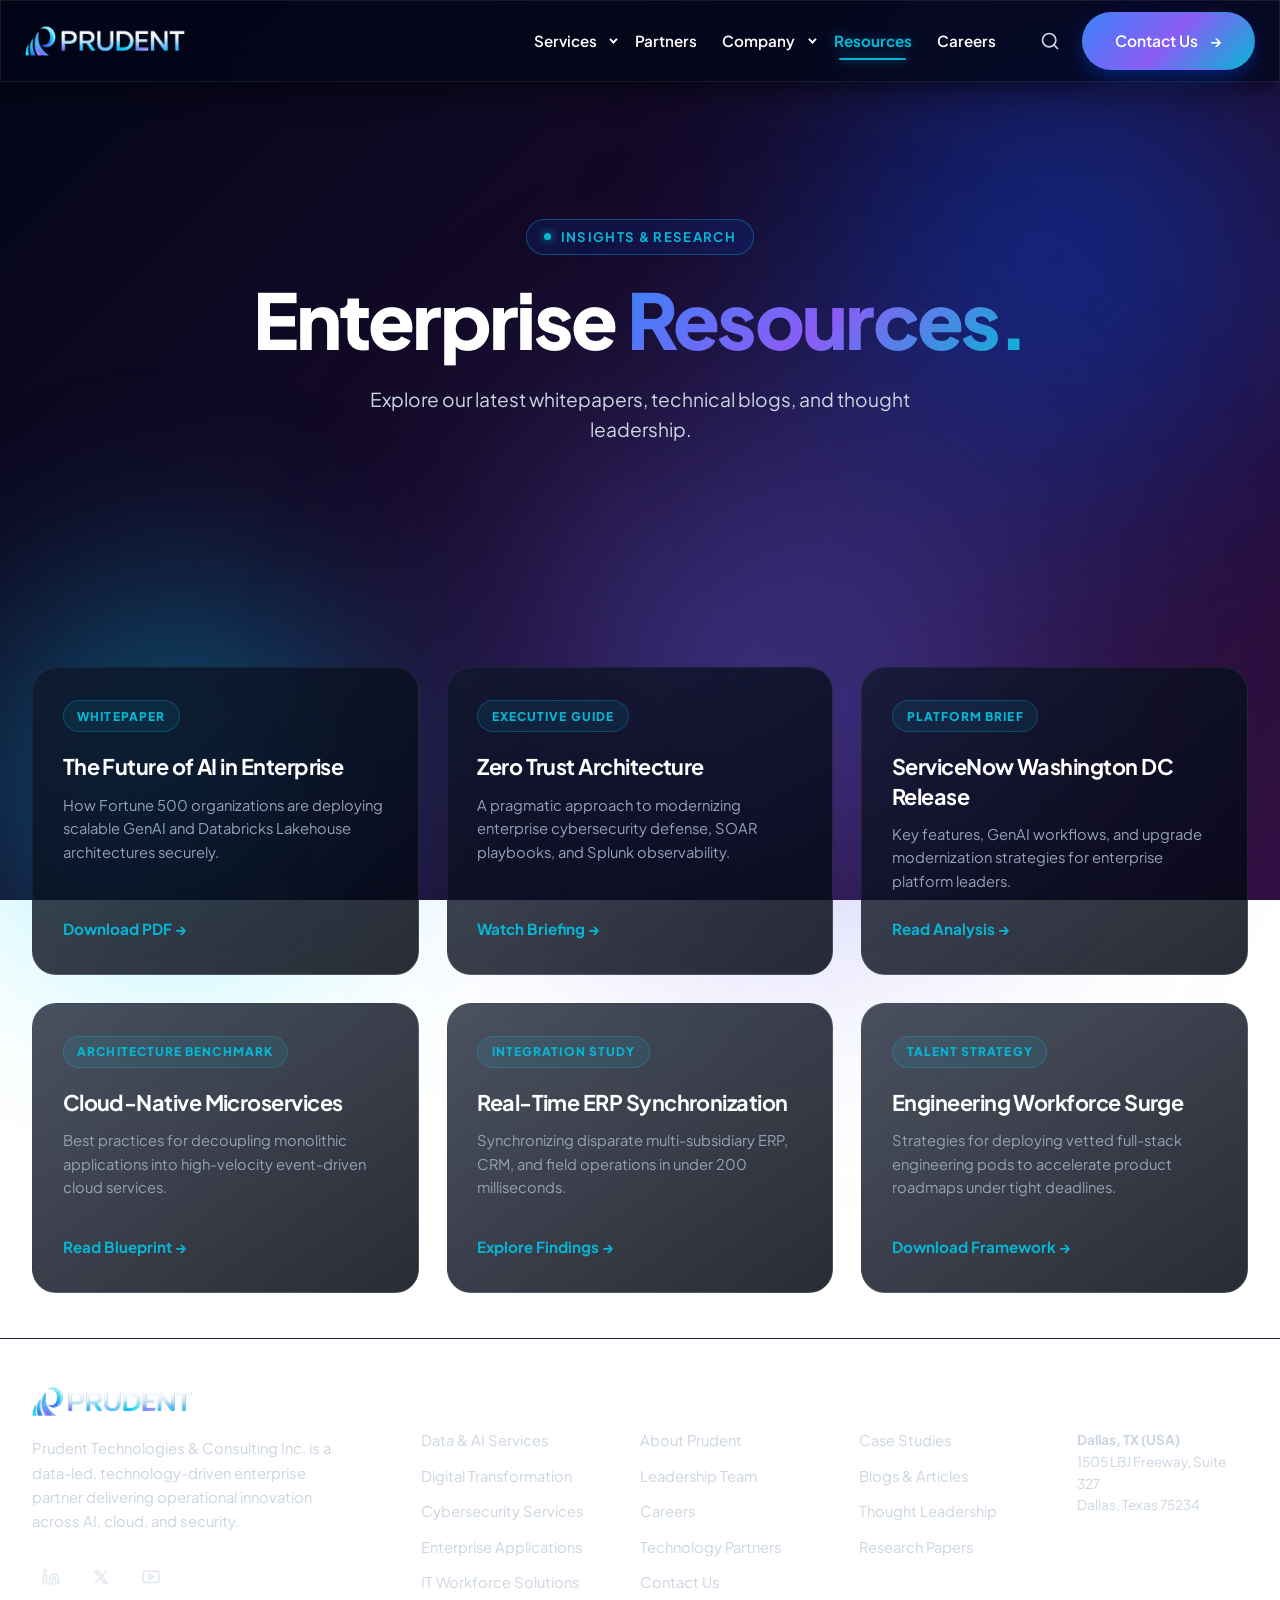
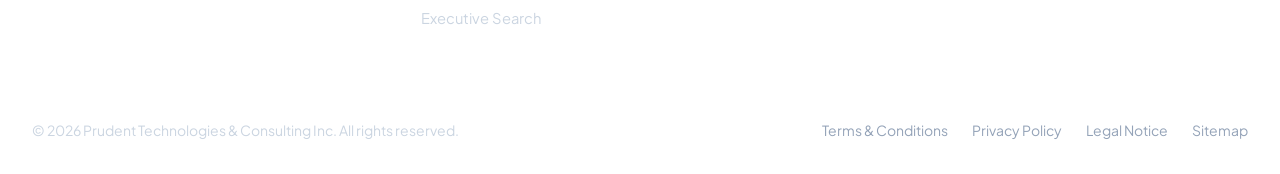
<file: resources.html>
<!DOCTYPE html>
<html lang="en">
<head>
  <meta charset="UTF-8">
  <meta name="viewport" content="width=device-width, initial-scale=1.0">
  <title>Resources | Prudent Resources</title>
  <meta name="description" content="Scale Data, AI, Cloud, and Cybersecurity with Prudent, your global enterprise digital innovation partner delivering operational results for 27+ years.">
  
  <!-- Stylesheets (Zero JavaScript) -->
  <link rel="stylesheet" href="css/style.css">
  <link rel="stylesheet" href="css/animations.css">
  <link rel="stylesheet" href="css/responsive.css">
    <link rel="icon" type="image/x-icon" href="assets/images/favicon.ico">

</head>
<body>

  <!-- Hidden Checkbox for Mobile Navigation Toggle -->
  <input type="checkbox" id="mobile-nav-toggle" class="mobile-nav-toggle" aria-label="Toggle navigation">

  <!--==
       HEADER NAVIGATION (STICKY + GLASSMORPHIC + MEGA MENUS)
      == -->
  <header class="header-wrapper">
    <div class="container header-container">
      
      <!-- Brand Logo -->
      <a href="index.html" class="brand-logo" aria-label="Prudent Home">
        <img src="assets/images/prudent-logo-white.svg" alt="Prudent Technologies &amp; Consulting" width="160" height="38">
      </a>

      <!-- Desktop Nav & Mobile Drawer Container -->
      <div class="nav-menu-wrapper">
                <nav class="nav-menu" aria-label="Primary Navigation">
          <div class="nav-item nav-item-has-dropdown">
            <input type="checkbox" id="mobile-services-toggle" class="dropdown-toggle-input">
            <div class="nav-link-row">
              <a href="services.html" class="nav-link">Services</a>
              <label for="mobile-services-toggle" class="dropdown-caret-btn" aria-label="Toggle Services menu">
                <span class="caret"></span>
              </label>
            </div>
            <div class="mega-menu mega-menu-services">
              <div>
                <div class="mega-col-title">Core Disciplines</div>
                <div class="mega-list">
                  <a href="data-ai.html" class="mega-item-link">
                    <div class="mega-item-name">Data &amp; AI Services</div>
                    <div class="mega-item-desc">Decision intelligence, Databricks, and scalable GenAI.</div>
                  </a>
                  <a href="digital-transformation.html" class="mega-item-link">
                    <div class="mega-item-name">Digital Transformation</div>
                    <div class="mega-item-desc">Cloud-native engineering and modern experience platforms.</div>
                  </a>
                  <a href="cybersecurity.html" class="mega-item-link">
                    <div class="mega-item-name">Cybersecurity &amp; Resilience</div>
                    <div class="mega-item-desc">Zero Trust, MDR, and Elite Splunk Advisory.</div>
                  </a>
                </div>
              </div>

              <div>
                <div class="mega-col-title">Enterprise &amp; Talent</div>
                <div class="mega-list">
                  <a href="enterprise-applications.html" class="mega-item-link">
                    <div class="mega-item-name">Enterprise Applications</div>
                    <div class="mega-item-desc">ServiceNow, Salesforce, and UiPath RPA automation.</div>
                  </a>
                  <a href="workforce-solutions.html" class="mega-item-link">
                    <div class="mega-item-name">IT Workforce Solutions</div>
                    <div class="mega-item-desc">High-caliber specialized engineering teams.</div>
                  </a>
                  <a href="executive-search.html" class="mega-item-link">
                    <div class="mega-item-name">Executive Search</div>
                    <div class="mega-item-desc">C-suite and senior digital technology leadership.</div>
                  </a>
                </div>
              </div>

              <div>
                <div class="mega-col-title">Industry Solutions</div>
                <div class="mega-list">
                  <a href="case-studies.html" class="mega-item-link">
                    <div class="mega-item-name">Featured Case Studies</div>
                    <div class="mega-item-desc">Real-world results delivered across global enterprises.</div>
                  </a>
                </div>
              </div>
            </div>
          </div>

          <div class="nav-item">
            <a href="partners.html" class="nav-link">Partners</a>
          </div>

          <div class="nav-item nav-item-has-dropdown">
            <input type="checkbox" id="mobile-company-toggle" class="dropdown-toggle-input">
            <div class="nav-link-row">
              <a href="about.html" class="nav-link">Company</a>
              <label for="mobile-company-toggle" class="dropdown-caret-btn" aria-label="Toggle Company menu">
                <span class="caret"></span>
              </label>
            </div>
            <div class="mega-menu mega-menu-company">
              <div>
                <div class="mega-col-title">About Prudent</div>
                <div class="mega-list">
                  <a href="about.html" class="mega-item-link">
                    <div class="mega-item-name">Who We Are</div>
                    <div class="mega-item-desc">27+ years delivering digital innovation measured by outcomes.</div>
                  </a>
                  <a href="about.html#leadership" class="mega-item-link">
                    <div class="mega-item-name">Executive Leadership</div>
                    <div class="mega-item-desc">Meet the visionaries driving Prudent's global strategy.</div>
                  </a>
                </div>
              </div>
              <div>
                <div class="mega-col-title">Culture &amp; Reach</div>
                <div class="mega-list">
                  <a href="about.html#values" class="mega-item-link">
                    <div class="mega-item-name">Our Values</div>
                    <div class="mega-item-desc">Innovation, Inspire, and Impact across every engagement.</div>
                  </a>
                  <a href="about.html#locations" class="mega-item-link">
                    <div class="mega-item-name">Global Presence</div>
                    <div class="mega-item-desc">Offices in USA, India, Australia, and Singapore.</div>
                  </a>
                </div>
              </div>
            </div>
          </div>

          <div class="nav-item">
            <a href="resources.html" class="nav-link active">Resources</a>
          </div>

          <div class="nav-item">
            <a href="careers.html" class="nav-link">Careers</a>
          </div>
        </nav>

        <!-- Right Side Nav Actions -->
        <div class="nav-actions">
          <a href="#search-modal" class="search-trigger-btn" aria-label="Open Search">
            <svg width="20" height="20" viewBox="0 0 24 24" fill="none" stroke="currentColor" stroke-width="2" stroke-linecap="round" stroke-linejoin="round">
              <circle cx="11" cy="11" r="8"></circle>
              <line x1="21" y1="21" x2="16.65" y2="16.65"></line>
            </svg>
          </a>
          <a href="contact.html" class="btn btn-primary">
            <span>Contact Us</span>
            <span class="arrow">&rarr;</span>
          </a>
        </div>
      </div>

      <!-- Mobile Controls (Search + Hamburger) -->
      <div class="mobile-controls">
        <a href="#search-modal" class="search-trigger-btn mobile-search-btn" aria-label="Open Search">
          <svg width="22" height="22" viewBox="0 0 24 24" fill="none" stroke="currentColor" stroke-width="2" stroke-linecap="round" stroke-linejoin="round">
            <circle cx="11" cy="11" r="8"></circle>
            <line x1="21" y1="21" x2="16.65" y2="16.65"></line>
          </svg>
        </a>
        <label for="mobile-nav-toggle" class="hamburger-label" aria-label="Open Mobile Menu">
          <span class="hamburger-bar"></span>
          <span class="hamburger-bar"></span>
          <span class="hamburger-bar"></span>
        </label>
      </div>

    </div>
  </header>

  <!--==
       SEARCH OVERLAY MODAL (PURE CSS :target)
      == -->
  <div id="search-modal" class="search-modal">
    <a href="#" class="search-modal-backdrop-close" aria-label="Close search"></a>
    <div class="search-modal-content">
      <a href="#" class="search-modal-close" aria-label="Close Search" title="Close Search">
        <svg width="22" height="22" viewBox="0 0 24 24" fill="none" stroke="currentColor" stroke-width="2.5" stroke-linecap="round" stroke-linejoin="round" aria-hidden="true" focusable="false"><line x1="18" y1="6" x2="6" y2="18"></line><line x1="6" y1="6" x2="18" y2="18"></line></svg>
      </a>
      <div class="search-box-wrapper">
        <span class="search-icon-inside">
          <svg width="22" height="22" viewBox="0 0 24 24" fill="none" stroke="currentColor" stroke-width="2" stroke-linecap="round" stroke-linejoin="round">
            <circle cx="11" cy="11" r="8"></circle>
            <line x1="21" y1="21" x2="16.65" y2="16.65"></line>
          </svg>
        </span>
        <input type="text" class="search-input" placeholder="Search services, solutions, case studies, technologies..." autofocus>
      </div>

      <div class="search-tags-heading">Suggested Searches</div>
      <div class="search-pills">
        <a href="data-ai.html" class="search-pill">Generative AI &amp; LLMs</a>
        <a href="cybersecurity.html" class="search-pill">Zero Trust Architecture</a>
        <a href="partners.html" class="search-pill">Splunk Advisory</a>
        <a href="enterprise-applications.html" class="search-pill">ServiceNow Workflows</a>
        <a href="digital-transformation.html" class="search-pill">Cloud Modernization</a>
        <a href="partners.html" class="search-pill">Databricks Lakehouse</a>
        <a href="workforce-solutions.html" class="search-pill">Technology Staffing</a>
      </div>

      <div class="search-tags-heading">Direct Links</div>
      <div class="search-pills">
        <a href="about.html" class="search-pill">About Us</a>
        <a href="careers.html" class="search-pill">Open Roles</a>
        <a href="case-studies.html" class="search-pill">Client Case Studies</a>
        <a href="contact.html" class="search-pill">Contact Leadership</a>
      </div>
    </div>
  </div>

  <main>
  <section class="hero-section hero-min-60" >
    <div class="hero-glow-1"></div><div class="hero-glow-2"></div><div class="hero-glow-3"></div>
    <div class="container hero-grid hero-grid-single-col" >
      <div class="hero-text-content hero-align-center" >
        <div class="eyebrow-tag anim-fade-up">Insights & Research</div>
        <h1 class="display-title anim-fade-up">Enterprise <span class="text-gradient">Resources.</span></h1>
        <p class="hero-lead-text mx-auto" >Explore our latest whitepapers, technical blogs, and thought leadership.</p>
      </div>
    </div>
  </section>
  <section class="section-padding services-section">
    <div class="container">
      <div class="resources-grid">
        <div class="resource-card anim-fade-up anim-delay-2">
          <div>
            <div class="resource-pill">Whitepaper</div>
            <h3 class="resource-card-title">The Future of AI in Enterprise</h3>
            <p class="resource-card-desc">How Fortune 500 organizations are deploying scalable GenAI and Databricks Lakehouse architectures securely.</p>
          </div>
          <a href="#" class="resource-card-link">Download PDF &rarr;</a>
        </div>
        <div class="resource-card anim-fade-up anim-delay-2">
          <div>
            <div class="resource-pill">Executive Guide</div>
            <h3 class="resource-card-title">Zero Trust Architecture</h3>
            <p class="resource-card-desc">A pragmatic approach to modernizing enterprise cybersecurity defense, SOAR playbooks, and Splunk observability.</p>
          </div>
          <a href="#" class="resource-card-link">Watch Briefing &rarr;</a>
        </div>
        <div class="resource-card anim-fade-up anim-delay-2">
          <div>
            <div class="resource-pill">Platform Brief</div>
            <h3 class="resource-card-title">ServiceNow Washington DC Release</h3>
            <p class="resource-card-desc">Key features, GenAI workflows, and upgrade modernization strategies for enterprise platform leaders.</p>
          </div>
          <a href="#" class="resource-card-link">Read Analysis &rarr;</a>
        </div>
        <div class="resource-card anim-fade-up anim-delay-2">
          <div>
            <div class="resource-pill">Architecture Benchmark</div>
            <h3 class="resource-card-title">Cloud-Native Microservices</h3>
            <p class="resource-card-desc">Best practices for decoupling monolithic applications into high-velocity event-driven cloud services.</p>
          </div>
          <a href="#" class="resource-card-link">Read Blueprint &rarr;</a>
        </div>
        <div class="resource-card anim-fade-up anim-delay-2">
          <div>
            <div class="resource-pill">Integration Study</div>
            <h3 class="resource-card-title">Real-Time ERP Synchronization</h3>
            <p class="resource-card-desc">Synchronizing disparate multi-subsidiary ERP, CRM, and field operations in under 200 milliseconds.</p>
          </div>
          <a href="#" class="resource-card-link">Explore Findings &rarr;</a>
        </div>
        <div class="resource-card anim-fade-up anim-delay-2">
          <div>
            <div class="resource-pill">Talent Strategy</div>
            <h3 class="resource-card-title">Engineering Workforce Surge</h3>
            <p class="resource-card-desc">Strategies for deploying vetted full-stack engineering pods to accelerate product roadmaps under tight deadlines.</p>
          </div>
          <a href="#" class="resource-card-link">Download Framework &rarr;</a>
        </div>
      </div>
    </div>
  </section>
</main>

  <!--==
       ENTERPRISE FOOTER
      == -->
  <footer class="footer-wrapper">
    <div class="container">
      <div class="footer-grid">
        
        <!-- Brand & Description -->
        <div class="footer-brand">
          <a href="index.html" aria-label="Prudent Home">
            <img src="assets/images/prudent-logo-white.svg" alt="Prudent" width="160" height="38">
          </a>
          <p>
            Prudent Technologies &amp; Consulting Inc. is a data-led, technology-driven enterprise partner delivering operational innovation across AI, cloud, and security.
          </p>
          <div class="footer-social-links">
            <a href="https://www.linkedin.com/company/prudent-technologies-and-consulting-inc/" target="_blank" rel="noopener noreferrer" class="footer-social-btn" aria-label="LinkedIn">
              <svg width="18" height="18" viewBox="0 0 24 24" fill="none" stroke="currentColor" stroke-width="2"><path d="M16 8a6 6 0 0 1 6 6v7h-4v-7a2 2 0 0 0-2-2 2 2 0 0 0-2 2v7h-4v-7a6 6 0 0 1 6-6z"></path><rect x="2" y="9" width="4" height="12"></rect><circle cx="4" cy="4" r="2"></circle></svg>
            </a>
            <a href="https://x.com/Prudent_USA/" target="_blank" rel="noopener noreferrer" class="footer-social-btn" aria-label="X / Twitter">
              <svg width="18" height="18" viewBox="0 0 24 24" fill="none" stroke="currentColor" stroke-width="2"><path d="M4 4l11.733 16h4.267l-11.733 -16z"></path><path d="M4 20l6.768 -6.768m2.46 -2.46l6.772 -6.772"></path></svg>
            </a>
            <a href="https://www.youtube.com/@PrudentTechnologiesConsulting/" target="_blank" rel="noopener noreferrer" class="footer-social-btn" aria-label="YouTube">
              <svg width="18" height="18" viewBox="0 0 24 24" fill="none" stroke="currentColor" stroke-width="2"><path d="M22.54 6.42a2.78 2.78 0 0 0-1.94-2C18.88 4 12 4 12 4s-6.88 0-8.6.46a2.78 2.78 0 0 0-1.94 2A29 29 0 0 0 1 11.75a29 29 0 0 0 .46 5.33A2.78 2.78 0 0 0 3.4 19c1.72.46 8.6.46 8.6.46s6.88 0 8.6-.46a2.78 2.78 0 0 0 1.94-2 29 29 0 0 0 .46-5.25 29 29 0 0 0-.46-5.33z"></path><polygon points="9.75 15.02 15.5 11.75 9.75 8.48 9.75 15.02"></polygon></svg>
            </a>
          </div>
        </div>

        <!-- Col 1: Services -->
        <div>
          <div class="footer-col-title">Services</div>
          <div class="footer-links-list">
            <a href="data-ai.html" class="footer-link">Data &amp; AI Services</a>
            <a href="digital-transformation.html" class="footer-link">Digital Transformation</a>
            <a href="cybersecurity.html" class="footer-link">Cybersecurity Services</a>
            <a href="enterprise-applications.html" class="footer-link">Enterprise Applications</a>
            <a href="workforce-solutions.html" class="footer-link">IT Workforce Solutions</a>
            <a href="executive-search.html" class="footer-link">Executive Search</a>
          </div>
        </div>

        <!-- Col 2: Company -->
        <div>
          <div class="footer-col-title">Company</div>
          <div class="footer-links-list">
            <a href="about.html" class="footer-link">About Prudent</a>
            <a href="about.html#leadership" class="footer-link">Leadership Team</a>
            <a href="careers.html" class="footer-link">Careers</a>
            <a href="partners.html" class="footer-link">Technology Partners</a>
            <a href="contact.html" class="footer-link">Contact Us</a>
          </div>
        </div>

        <!-- Col 3: Resources -->
        <div>
          <div class="footer-col-title">Resources</div>
          <div class="footer-links-list">
            <a href="case-studies.html" class="footer-link">Case Studies</a>
            <a href="resources.html" class="footer-link">Blogs &amp; Articles</a>
            <a href="resources.html#insights" class="footer-link">Thought Leadership</a>
            <a href="resources.html#whitepapers" class="footer-link">Research Papers</a>
          </div>
        </div>

        <!-- Col 4: Global HQ -->
        <div>
          <div class="footer-col-title">Headquarters</div>
          <div class="footer-links-list footer-contact-info" >
            <p class="footer-company-name">
              <a href="https://maps.app.goo.gl/bRKtYPuZdha2ME969" class="foot-add"><strong>Dallas, TX (USA)</strong><br>
              1505 LBJ Freeway, Suite 327<br>
              Dallas, Texas 75234</a>
            </p>
            <p class="footer-address-text">
              Phone: <a href="tel:+12146158787" class="foot-add" >+1 (214) 615-8787</a><br>
            </p>
            <p class="email footer-email-text" >
              Email: <a href="mailto:info@prudentconsulting.com" class="foot-add">info@prudentconsulting.com</a>
            </p>
          </div>
        </div>

      </div>

      <!-- Footer Bottom -->
      <div class="footer-bottom">
        <div>
          &copy; 2026 Prudent Technologies &amp; Consulting Inc. All rights reserved.
        </div>
        <div class="footer-legal-links">
          <a href="contact.html">Terms &amp; Conditions</a>
          <a href="contact.html">Privacy Policy</a>
          <a href="contact.html">Legal Notice</a>
          <a href="contact.html">Sitemap</a>
        </div>
      </div>
    </div>
  </footer>

<div id="contact-modal" class="contact-modal-overlay" role="dialog" aria-modal="true" aria-labelledby="modal-title">
    <a href="#" class="contact-modal-backdrop-close" aria-label="Close modal"></a>
    <div class="contact-modal-card">
      <a href="#" class="contact-modal-close" aria-label="Close modal">&times;</a>
      <div class="contact-modal-header">
        <div class="eyebrow-tag">Direct Enterprise Advisory</div>
        <h2 id="modal-title" class="contact-modal-title">Schedule a Consultation</h2>
        <p class="contact-modal-desc">Speak directly with our senior enterprise practice leadership. Complete the form below and we will connect within one business day.</p>
      </div>
      <form class="contact-modal-form" action="#thanks-modal" onsubmit="event.preventDefault(); window.location.hash = 'thanks-modal'; this.reset();">
        <div class="contact-modal-grid">
          <div class="contact-modal-field">
            <label class="contact-modal-label" for="modal-fullName">Full Name *</label>
            <input class="contact-modal-input" id="modal-fullName" name="fullName" type="text" placeholder="Enter full name" required pattern="^[a-zA-Z\s\.\-']{2,60}$" title="Please enter your full name (minimum 2 characters, letters only)">
          </div>
          <div class="contact-modal-field">
            <label class="contact-modal-label" for="modal-company">Company Name *</label>
            <input class="contact-modal-input" id="modal-company" name="company" type="text" placeholder="Company or organization" required pattern=".{2,100}" title="Please enter your company or organization name (minimum 2 characters)">
          </div>
          <div class="contact-modal-field">
            <label class="contact-modal-label" for="modal-email">Work Email *</label>
            <input class="contact-modal-input" id="modal-email" name="email" type="email" placeholder="name@enterprise.com" required pattern="^[a-zA-Z0-9._%+\-]+@[a-zA-Z0-9.\-]+\.[a-zA-Z]{2,}$" title="Please enter a valid work email address (e.g. name@enterprise.com)">
          </div>
          <div class="contact-modal-field">
            <label class="contact-modal-label" for="modal-phone">Phone Number</label>
            <input class="contact-modal-input" id="modal-phone" name="phone" type="tel" placeholder="+1 (000) 000-0000" pattern="[0-9+() \.\-]{7,20}" title="Please enter a valid phone number (minimum 7 digits, digits and symbols allowed)">
          </div>
          <div class="contact-modal-field contact-modal-full">
            <label class="contact-modal-label" for="modal-service">Service Discipline *</label>
            <select class="contact-modal-input" id="modal-service" name="service" required title="Please select a discipline">
              <option value="">Select a discipline</option>
              <option value="Data &amp; AI Services">Data &amp; AI Services</option>
              <option value="Digital Transformation">Digital Transformation</option>
              <option value="Cybersecurity">Cybersecurity &amp; Resilience</option>
              <option value="Enterprise Applications">Enterprise Applications</option>
              <option value="IT Workforce Solutions">IT Workforce Solutions</option>
              <option value="Executive Search">Executive Search</option>
            </select>
          </div>
          <div class="contact-modal-field contact-modal-full">
            <label class="contact-modal-label" for="modal-requirement">Requirement Overview</label>
            <textarea class="contact-modal-input contact-modal-textarea" id="modal-requirement" name="requirement" rows="3" placeholder="Briefly describe your business challenge or architectural initiative..."></textarea>
          </div>
        </div>
        <button class="contact-modal-btn" type="submit">
          <span>Schedule Consultation</span>
          <span>&rarr;</span>
        </button>
      </form>
    </div>
  </div>
  <div id="thanks-modal" class="thanks-modal-overlay" role="dialog" aria-modal="true" aria-labelledby="thanks-modal-title">
    <a href="#" class="thanks-modal-backdrop-close" aria-label="Close modal"></a>
    <div class="thanks-modal-card">
      <a href="#" class="thanks-modal-close" aria-label="Close modal">&times;</a>
      <div class="thanks-modal-icon-wrap">
        <svg class="thanks-modal-check-icon" viewBox="0 0 24 24" fill="none" stroke="currentColor" stroke-width="2.5" stroke-linecap="round" stroke-linejoin="round">
          <polyline points="20 6 9 17 4 12"></polyline>
        </svg>
      </div>
      <div class="eyebrow-tag">Submission Received</div>
      <h2 id="thanks-modal-title" class="thanks-modal-title">Thanks for Submitting!</h2>
      <p class="thanks-modal-desc">
        Your message has been successfully received by our enterprise solutions leadership. A senior director or practice lead will review your submission and reach out within one business day.
      </p>
      <div class="thanks-modal-actions">
        <a href="#" class="btn btn-primary thanks-modal-done-btn">
          <span>Close &amp; Continue</span>
          <span class="arrow">&rarr;</span>
        </a>
      </div>
    </div>
  </div>
</body>
</html>
</file>
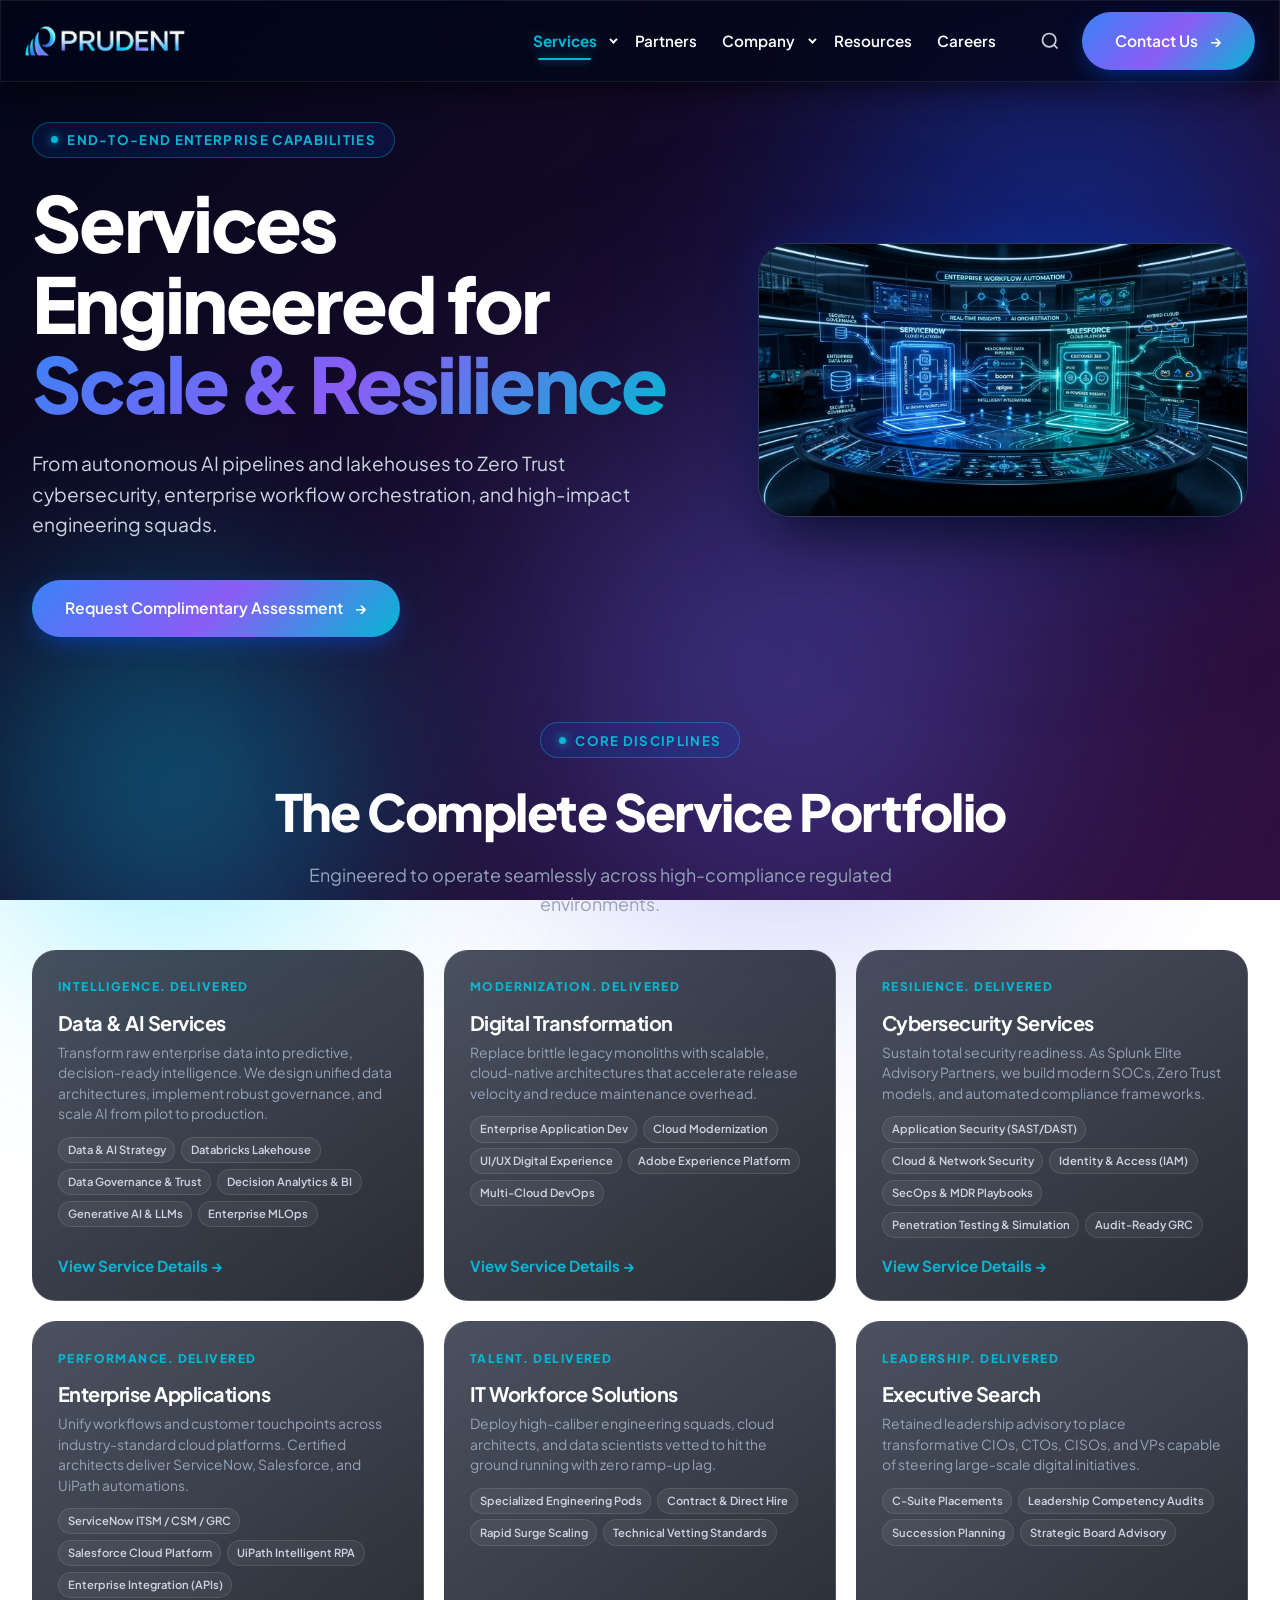
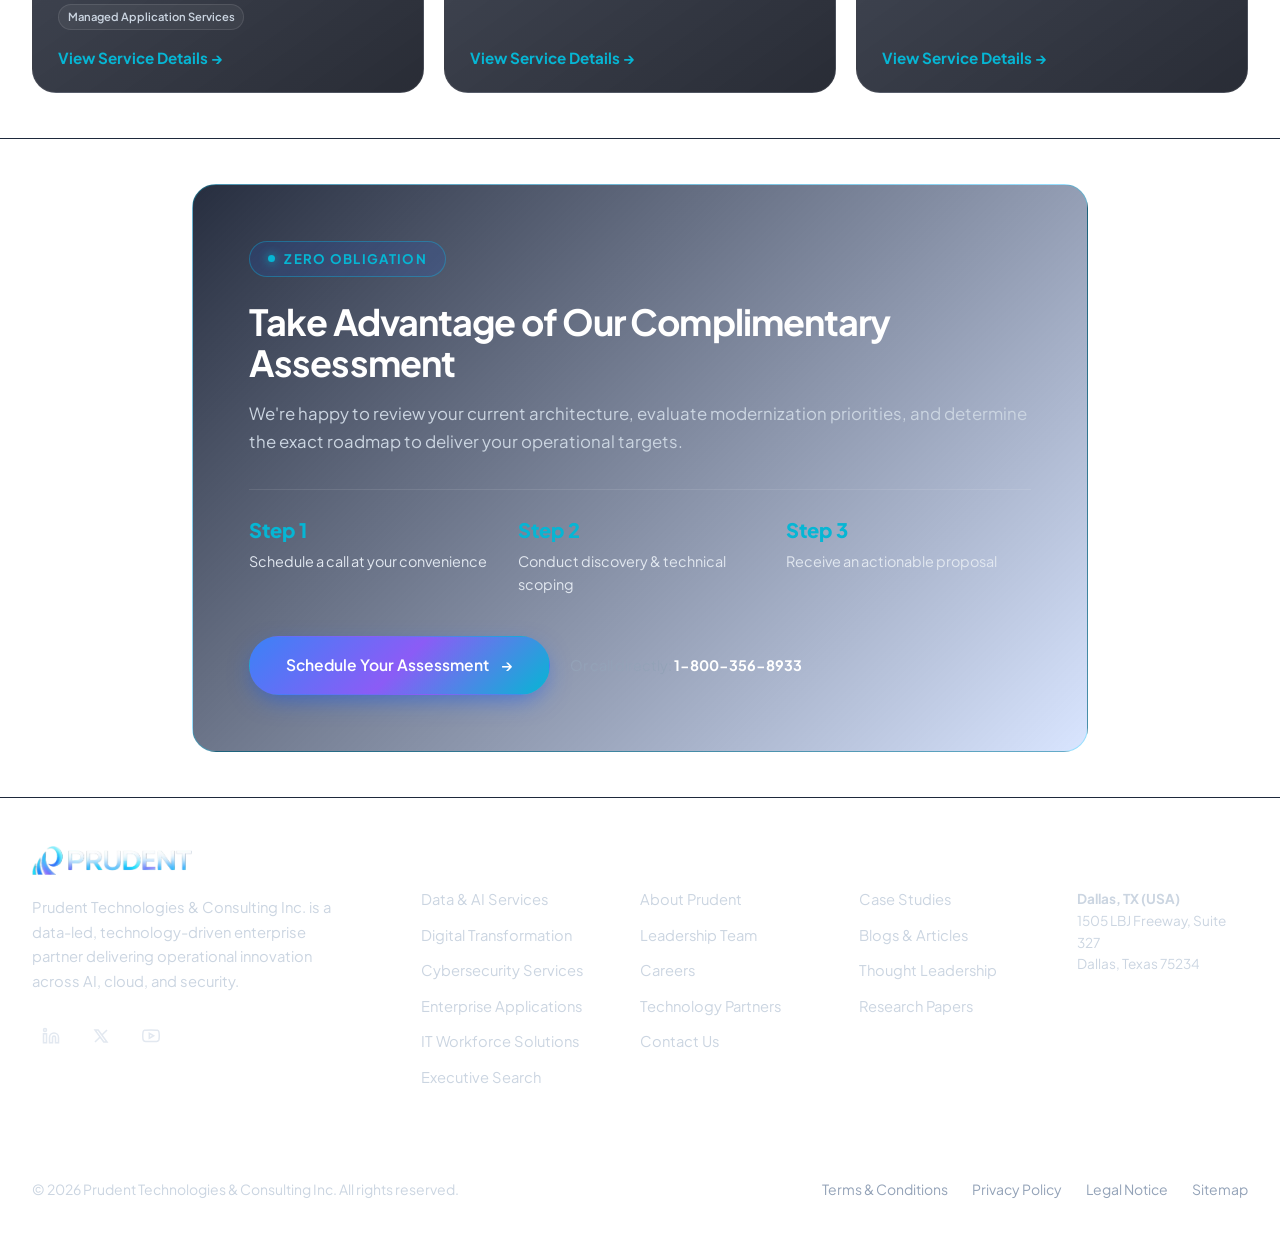
<file: services.html>
<!DOCTYPE html>
<html lang="en">
<head>
  <meta charset="UTF-8">
  <meta name="viewport" content="width=device-width, initial-scale=1.0">
  <title>Enterprise Services | Prudent Technologies &amp; Consulting</title>
  <meta name="description" content="Explore Prudent's full suite of enterprise services: Data &amp; AI, Digital Transformation, Cybersecurity, Enterprise Applications, and IT Workforce Solutions.">
  
  <link rel="stylesheet" href="css/style.css">
  <link rel="stylesheet" href="css/animations.css">
  <link rel="stylesheet" href="css/responsive.css">
    <link rel="icon" type="image/x-icon" href="assets/images/favicon.ico">


</head>
<body>

  <input type="checkbox" id="mobile-nav-toggle" class="mobile-nav-toggle" aria-label="Toggle navigation">

  <!-- HEADER -->
  <header class="header-wrapper">
    <div class="container header-container">
      <a href="index.html" class="brand-logo" aria-label="Prudent Home">
        <img src="assets/images/prudent-logo-white.svg" alt="Prudent" width="160" height="38">
      </a>

      <div class="nav-menu-wrapper">
                <nav class="nav-menu" aria-label="Primary Navigation">
          <div class="nav-item nav-item-has-dropdown">
            <input type="checkbox" id="mobile-services-toggle" class="dropdown-toggle-input" checked>
            <div class="nav-link-row active">
              <a href="services.html" class="nav-link active">Services</a>
              <label for="mobile-services-toggle" class="dropdown-caret-btn" aria-label="Toggle Services menu">
                <span class="caret"></span>
              </label>
            </div>
            <div class="mega-menu mega-menu-services">
              <div>
                <div class="mega-col-title">Core Disciplines</div>
                <div class="mega-list">
                  <a href="data-ai.html" class="mega-item-link">
                    <div class="mega-item-name">Data &amp; AI Services</div>
                    <div class="mega-item-desc">Decision intelligence, Databricks, and scalable GenAI.</div>
                  </a>
                  <a href="digital-transformation.html" class="mega-item-link">
                    <div class="mega-item-name">Digital Transformation</div>
                    <div class="mega-item-desc">Cloud-native engineering and modern experience platforms.</div>
                  </a>
                  <a href="cybersecurity.html" class="mega-item-link">
                    <div class="mega-item-name">Cybersecurity &amp; Resilience</div>
                    <div class="mega-item-desc">Zero Trust, MDR, and Elite Splunk Advisory.</div>
                  </a>
                </div>
              </div>

              <div>
                <div class="mega-col-title">Enterprise &amp; Talent</div>
                <div class="mega-list">
                  <a href="enterprise-applications.html" class="mega-item-link">
                    <div class="mega-item-name">Enterprise Applications</div>
                    <div class="mega-item-desc">ServiceNow, Salesforce, and UiPath RPA automation.</div>
                  </a>
                  <a href="workforce-solutions.html" class="mega-item-link">
                    <div class="mega-item-name">IT Workforce Solutions</div>
                    <div class="mega-item-desc">High-caliber specialized engineering teams.</div>
                  </a>
                  <a href="executive-search.html" class="mega-item-link">
                    <div class="mega-item-name">Executive Search</div>
                    <div class="mega-item-desc">C-suite and senior digital technology leadership.</div>
                  </a>
                </div>
              </div>

              <div>
                <div class="mega-col-title">Industry Solutions</div>
                <div class="mega-list">
                  <a href="case-studies.html" class="mega-item-link">
                    <div class="mega-item-name">Featured Case Studies</div>
                    <div class="mega-item-desc">Real-world results delivered across global enterprises.</div>
                  </a>
                </div>
              </div>
            </div>
          </div>

          <div class="nav-item">
            <a href="partners.html" class="nav-link">Partners</a>
          </div>

          <div class="nav-item nav-item-has-dropdown">
            <input type="checkbox" id="mobile-company-toggle" class="dropdown-toggle-input">
            <div class="nav-link-row">
              <a href="about.html" class="nav-link">Company</a>
              <label for="mobile-company-toggle" class="dropdown-caret-btn" aria-label="Toggle Company menu">
                <span class="caret"></span>
              </label>
            </div>
            <div class="mega-menu mega-menu-company">
              <div>
                <div class="mega-col-title">About Prudent</div>
                <div class="mega-list">
                  <a href="about.html" class="mega-item-link">
                    <div class="mega-item-name">Who We Are</div>
                    <div class="mega-item-desc">27+ years delivering digital innovation measured by outcomes.</div>
                  </a>
                  <a href="about.html#leadership" class="mega-item-link">
                    <div class="mega-item-name">Executive Leadership</div>
                    <div class="mega-item-desc">Meet the visionaries driving Prudent's global strategy.</div>
                  </a>
                </div>
              </div>
              <div>
                <div class="mega-col-title">Culture &amp; Reach</div>
                <div class="mega-list">
                  <a href="about.html#values" class="mega-item-link">
                    <div class="mega-item-name">Our Values</div>
                    <div class="mega-item-desc">Innovation, Inspire, and Impact across every engagement.</div>
                  </a>
                  <a href="about.html#locations" class="mega-item-link">
                    <div class="mega-item-name">Global Presence</div>
                    <div class="mega-item-desc">Offices in USA, India, Australia, and Singapore.</div>
                  </a>
                </div>
              </div>
            </div>
          </div>

          <div class="nav-item">
            <a href="resources.html" class="nav-link">Resources</a>
          </div>

          <div class="nav-item">
            <a href="careers.html" class="nav-link">Careers</a>
          </div>
        </nav>

        <div class="nav-actions">
          <a href="#search-modal" class="search-trigger-btn" aria-label="Open Search">
            <svg width="20" height="20" viewBox="0 0 24 24" fill="none" stroke="currentColor" stroke-width="2"><circle cx="11" cy="11" r="8"></circle><line x1="21" y1="21" x2="16.65" y2="16.65"></line></svg>
          </a>
          <a href="contact.html" class="btn btn-primary">
            <span>Contact Us</span>
            <span class="arrow">&rarr;</span>
          </a>
        </div>
      </div>


      <!-- Mobile Controls -->
      <div class="mobile-controls">
        <a href="#search-modal" class="search-trigger-btn mobile-search-btn" aria-label="Open Search">
          <svg width="20" height="20" viewBox="0 0 24 24" fill="none" stroke="currentColor" stroke-width="2" stroke-linecap="round" stroke-linejoin="round"><circle cx="11" cy="11" r="8"></circle><line x1="21" y1="21" x2="16.65" y2="16.65"></line></svg>
        </a>
        <label for="mobile-nav-toggle" class="hamburger-label" aria-label="Open Mobile Menu">
          <span class="hamburger-bar"></span>
          <span class="hamburger-bar"></span>
          <span class="hamburger-bar"></span>
        </label>
      </div>
    </div>
  </header>

  <!-- SEARCH MODAL -->
  <div id="search-modal" class="search-modal">
    <a href="#" class="search-modal-backdrop-close" aria-label="Close search"></a>
    <div class="search-modal-content">
      <a href="#" class="search-modal-close" aria-label="Close Search" title="Close Search">
        <svg width="22" height="22" viewBox="0 0 24 24" fill="none" stroke="currentColor" stroke-width="2.5" stroke-linecap="round" stroke-linejoin="round" aria-hidden="true" focusable="false"><line x1="18" y1="6" x2="6" y2="18"></line><line x1="6" y1="6" x2="18" y2="18"></line></svg>
      </a>
      <div class="search-box-wrapper">
        <span class="search-icon-inside">
          <svg width="22" height="22" viewBox="0 0 24 24" fill="none" stroke="currentColor" stroke-width="2" stroke-linecap="round" stroke-linejoin="round">
            <circle cx="11" cy="11" r="8"></circle>
            <line x1="21" y1="21" x2="16.65" y2="16.65"></line>
          </svg>
        </span>
        <input type="text" class="search-input" placeholder="Search enterprise services and capabilities..." autofocus>
      </div>
      <div class="search-tags-heading">Suggested Searches</div>
      <div class="search-pills">
        <a href="data-ai.html" class="search-pill">Databricks Lakehouse</a>
        <a href="data-ai.html" class="search-pill">Generative AI &amp; LLMs</a>
        <a href="cybersecurity.html" class="search-pill">Splunk Elite Advisory</a>
        <a href="cybersecurity.html" class="search-pill">Zero Trust Security</a>
        <a href="enterprise-applications.html" class="search-pill">ServiceNow Workflows</a>
        <a href="enterprise-applications.html" class="search-pill">UiPath RPA Automation</a>
        <a href="digital-transformation.html" class="search-pill">Cloud-Native Microservices</a>
        <a href="workforce-solutions.html" class="search-pill">Specialized Engineering Pods</a>
      </div>

      <div class="search-tags-heading">Direct Links</div>
      <div class="search-pills">
        <a href="case-studies.html" class="search-pill">Client Case Studies</a>
        <a href="partners.html" class="search-pill">Strategic Partners</a>
        <a href="about.html" class="search-pill">About Prudent</a>
        <a href="contact.html" class="search-pill">Request Capability Assessment</a>
      </div>
    </div>
  </div>

  <main>
    <!-- HERO -->
    <section class="hero-section hero-min-60" >
      <div class="hero-glow-1"></div>
      <div class="container hero-grid">
        <div class="hero-text-content">
          <div class="eyebrow-tag animate-fade-up delay-1">End-to-End Enterprise Capabilities</div>
          <h1 class="display-title animate-fade-up delay-2 anim-fade-up">
            Services Engineered for <br>
            <span class="text-gradient">Scale &amp; Resilience</span>
          </h1>
          <p class="hero-lead-text animate-fade-up delay-3">
            From autonomous AI pipelines and lakehouses to Zero Trust cybersecurity, enterprise workflow orchestration, and high-impact engineering squads.
          </p>
          <div class="btn-group animate-fade-up delay-4">
            <a href="contact.html" class="btn btn-primary">
              <span>Request Complimentary Assessment</span>
              <span class="arrow">&rarr;</span>
            </a>
          </div>
        </div>

        <div class="hero-visual-frame animate-scale delay-5">
          <img src="assets/images/hero-enterprise-apps.jpg" alt="Prudent Enterprise Services Suite" class="hero-visual-img">
        </div>
      </div>
    </section>

    <!-- FULL SERVICES MATRIX -->
    <section class="section-padding section-dark-bg" >
      <div class="container">
        <div class="section-header-centered">
          <div class="eyebrow-tag anim-fade-up">Core Disciplines</div>
          <h2 class="section-title anim-fade-up">The Complete Service Portfolio</h2>
          <p class="section-subtitle anim-fade-up anim-delay-1">
            Engineered to operate seamlessly across high-compliance regulated environments.
          </p>
        </div>

        <div class="services-bento-grid services-portfolio-grid">
          
          <!-- 1. Data & AI -->
          <article class="service-card anim-fade-up anim-delay-2">
            <div>
              <div class="service-tag">Intelligence. Delivered</div>
              <h3 class="service-title">Data &amp; AI Services</h3>
              <p class="service-desc">
                Transform raw enterprise data into predictive, decision-ready intelligence. We design unified data architectures, implement robust governance, and scale AI from pilot to production.
              </p>
              <div class="service-feature-list">
                <span class="service-pill">Data &amp; AI Strategy</span>
                <span class="service-pill">Databricks Lakehouse</span>
                <span class="service-pill">Data Governance &amp; Trust</span>
                <span class="service-pill">Decision Analytics &amp; BI</span>
                <span class="service-pill">Generative AI &amp; LLMs</span>
                <span class="service-pill">Enterprise MLOps</span>
              </div>
            </div>
            <a href="data-ai.html" class="service-link">View Service Details &rarr;</a>
          </article>

          <!-- 2. Digital Transformation -->
          <article class="service-card anim-fade-up anim-delay-2">
            <div>
              <div class="service-tag">Modernization. Delivered</div>
              <h3 class="service-title">Digital Transformation</h3>
              <p class="service-desc">
                Replace brittle legacy monoliths with scalable, cloud-native architectures that accelerate release velocity and reduce maintenance overhead.
              </p>
              <div class="service-feature-list">
                <span class="service-pill">Enterprise Application Dev</span>
                <span class="service-pill">Cloud Modernization</span>
                <span class="service-pill">UI/UX Digital Experience</span>
                <span class="service-pill">Adobe Experience Platform</span>
                <span class="service-pill">Multi-Cloud DevOps</span>
              </div>
            </div>
            <a href="digital-transformation.html" class="service-link">View Service Details &rarr;</a>
          </article>

          <!-- 3. Cybersecurity Services -->
          <article class="service-card anim-fade-up anim-delay-2">
            <div>
              <div class="service-tag">Resilience. Delivered</div>
              <h3 class="service-title">Cybersecurity Services</h3>
              <p class="service-desc">
                Sustain total security readiness. As Splunk Elite Advisory Partners, we build modern SOCs, Zero Trust models, and automated compliance frameworks.
              </p>
              <div class="service-feature-list">
                <span class="service-pill">Application Security (SAST/DAST)</span>
                <span class="service-pill">Cloud &amp; Network Security</span>
                <span class="service-pill">Identity &amp; Access (IAM)</span>
                <span class="service-pill">SecOps &amp; MDR Playbooks</span>
                <span class="service-pill">Penetration Testing &amp; Simulation</span>
                <span class="service-pill">Audit-Ready GRC</span>
              </div>
            </div>
            <a href="cybersecurity.html" class="service-link">View Service Details &rarr;</a>
          </article>

          <!-- 4. Enterprise Applications -->
          <article class="service-card anim-fade-up anim-delay-2">
            <div>
              <div class="service-tag">Performance. Delivered</div>
              <h3 class="service-title">Enterprise Applications</h3>
              <p class="service-desc">
                Unify workflows and customer touchpoints across industry-standard cloud platforms. Certified architects deliver ServiceNow, Salesforce, and UiPath automations.
              </p>
              <div class="service-feature-list">
                <span class="service-pill">ServiceNow ITSM / CSM / GRC</span>
                <span class="service-pill">Salesforce Cloud Platform</span>
                <span class="service-pill">UiPath Intelligent RPA</span>
                <span class="service-pill">Enterprise Integration (APIs)</span>
                <span class="service-pill">Managed Application Services</span>
              </div>
            </div>
            <a href="enterprise-applications.html" class="service-link">View Service Details &rarr;</a>
          </article>

          <!-- 5. IT Workforce Solutions -->
          <article class="service-card anim-fade-up anim-delay-2">
            <div>
              <div class="service-tag">Talent. Delivered</div>
              <h3 class="service-title">IT Workforce Solutions</h3>
              <p class="service-desc">
                Deploy high-caliber engineering squads, cloud architects, and data scientists vetted to hit the ground running with zero ramp-up lag.
              </p>
              <div class="service-feature-list">
                <span class="service-pill">Specialized Engineering Pods</span>
                <span class="service-pill">Contract &amp; Direct Hire</span>
                <span class="service-pill">Rapid Surge Scaling</span>
                <span class="service-pill">Technical Vetting Standards</span>
              </div>
            </div>
            <a href="workforce-solutions.html" class="service-link">View Service Details &rarr;</a>
          </article>

          <!-- 6. Executive Search -->
          <article class="service-card anim-fade-up anim-delay-2">
            <div>
              <div class="service-tag">Leadership. Delivered</div>
              <h3 class="service-title">Executive Search</h3>
              <p class="service-desc">
                Retained leadership advisory to place transformative CIOs, CTOs, CISOs, and VPs capable of steering large-scale digital initiatives.
              </p>
              <div class="service-feature-list">
                <span class="service-pill">C-Suite Placements</span>
                <span class="service-pill">Leadership Competency Audits</span>
                <span class="service-pill">Succession Planning</span>
                <span class="service-pill">Strategic Board Advisory</span>
              </div>
            </div>
            <a href="executive-search.html" class="service-link">View Service Details &rarr;</a>
          </article>

        </div>
      </div>
    </section>

    <!-- COMPLIMENTARY ASSESSMENT CALLOUT -->
    <section class="section-padding section-border-top" >
      <div class="container container-narrow-960" >
        <div class="pillar-card anim-fade-up anim-delay-2 assessment-card" >
          <div class="w-full">
            <div class="eyebrow-tag anim-fade-up">Zero Obligation</div>
            <h2 class="assessment-heading">Take Advantage of Our Complimentary Assessment</h2>
            <p class="assessment-lead">
              We're happy to review your current architecture, evaluate modernization priorities, and determine the exact roadmap to deliver your operational targets.
            </p>
            
            <div class="assessment-steps-grid">
              <div>
                <div class="step-title-cyan">Step 1</div>
                <div class="step-desc-light">Schedule a call at your convenience</div>
              </div>
              <div>
                <div class="step-title-cyan">Step 2</div>
                <div class="step-desc-light">Conduct discovery &amp; technical scoping</div>
              </div>
              <div>
                <div class="step-title-cyan">Step 3</div>
                <div class="step-desc-light">Receive an actionable proposal</div>
              </div>
            </div>

            <div class="btn-group">
              <a href="contact.html" class="btn btn-primary btn-assessment-cta" >
                <span>Schedule Your Assessment</span>
                <span class="arrow">&rarr;</span>
              </a>
              <span class="phone-note-text">Or call directly: <strong class="text-pure-white">1-800-356-8933</strong></span>
            </div>
          </div>
        </div>
      </div>
    </section>
  </main>

  <!-- FOOTER -->
  <footer class="footer-wrapper">
    <div class="container">
      <div class="footer-grid">
        
        <!-- Brand & Description -->
        <div class="footer-brand">
          <a href="index.html" aria-label="Prudent Home">
            <img src="assets/images/prudent-logo-white.svg" alt="Prudent" width="160" height="38">
          </a>
          <p>
            Prudent Technologies &amp; Consulting Inc. is a data-led, technology-driven enterprise partner delivering operational innovation across AI, cloud, and security.
          </p>
          <div class="footer-social-links">
            <a href="https://www.linkedin.com/company/prudent-technologies-and-consulting-inc/" target="_blank" rel="noopener noreferrer" class="footer-social-btn" aria-label="LinkedIn">
              <svg width="18" height="18" viewBox="0 0 24 24" fill="none" stroke="currentColor" stroke-width="2"><path d="M16 8a6 6 0 0 1 6 6v7h-4v-7a2 2 0 0 0-2-2 2 2 0 0 0-2 2v7h-4v-7a6 6 0 0 1 6-6z"></path><rect x="2" y="9" width="4" height="12"></rect><circle cx="4" cy="4" r="2"></circle></svg>
            </a>
            <a href="https://x.com/Prudent_USA/" target="_blank" rel="noopener noreferrer" class="footer-social-btn" aria-label="X / Twitter">
              <svg width="18" height="18" viewBox="0 0 24 24" fill="none" stroke="currentColor" stroke-width="2"><path d="M4 4l11.733 16h4.267l-11.733 -16z"></path><path d="M4 20l6.768 -6.768m2.46 -2.46l6.772 -6.772"></path></svg>
            </a>
            <a href="https://www.youtube.com/@PrudentTechnologiesConsulting/" target="_blank" rel="noopener noreferrer" class="footer-social-btn" aria-label="YouTube">
              <svg width="18" height="18" viewBox="0 0 24 24" fill="none" stroke="currentColor" stroke-width="2"><path d="M22.54 6.42a2.78 2.78 0 0 0-1.94-2C18.88 4 12 4 12 4s-6.88 0-8.6.46a2.78 2.78 0 0 0-1.94 2A29 29 0 0 0 1 11.75a29 29 0 0 0 .46 5.33A2.78 2.78 0 0 0 3.4 19c1.72.46 8.6.46 8.6.46s6.88 0 8.6-.46a2.78 2.78 0 0 0 1.94-2 29 29 0 0 0 .46-5.25 29 29 0 0 0-.46-5.33z"></path><polygon points="9.75 15.02 15.5 11.75 9.75 8.48 9.75 15.02"></polygon></svg>
            </a>
          </div>
        </div>

        <!-- Col 1: Services -->
        <div>
          <div class="footer-col-title">Services</div>
          <div class="footer-links-list">
            <a href="data-ai.html" class="footer-link">Data &amp; AI Services</a>
            <a href="digital-transformation.html" class="footer-link">Digital Transformation</a>
            <a href="cybersecurity.html" class="footer-link">Cybersecurity Services</a>
            <a href="enterprise-applications.html" class="footer-link">Enterprise Applications</a>
            <a href="workforce-solutions.html" class="footer-link">IT Workforce Solutions</a>
            <a href="executive-search.html" class="footer-link">Executive Search</a>
          </div>
        </div>

        <!-- Col 2: Company -->
        <div>
          <div class="footer-col-title">Company</div>
          <div class="footer-links-list">
            <a href="about.html" class="footer-link">About Prudent</a>
            <a href="about.html#leadership" class="footer-link">Leadership Team</a>
            <a href="careers.html" class="footer-link">Careers</a>
            <a href="partners.html" class="footer-link">Technology Partners</a>
            <a href="contact.html" class="footer-link">Contact Us</a>
          </div>
        </div>

        <!-- Col 3: Resources -->
        <div>
          <div class="footer-col-title">Resources</div>
          <div class="footer-links-list">
            <a href="case-studies.html" class="footer-link">Case Studies</a>
            <a href="resources.html" class="footer-link">Blogs &amp; Articles</a>
            <a href="resources.html#insights" class="footer-link">Thought Leadership</a>
            <a href="resources.html#whitepapers" class="footer-link">Research Papers</a>
          </div>
        </div>

        <!-- Col 4: Global HQ -->
        <div>
          <div class="footer-col-title">Headquarters</div>
          <div class="footer-links-list footer-contact-info" >
            <p class="footer-company-name">
              <a href="https://maps.app.goo.gl/bRKtYPuZdha2ME969" class="foot-add"><strong>Dallas, TX (USA)</strong><br>
              1505 LBJ Freeway, Suite 327<br>
              Dallas, Texas 75234</a>
            </p>
            <p class="footer-address-text">
              Phone: <a href="tel:+12146158787" class="foot-add" >+1 (214) 615-8787</a><br>
            </p>
            <p class="email footer-email-text" >
              Email: <a href="mailto:info@prudentconsulting.com" class="foot-add">info@prudentconsulting.com</a>
            </p>
          </div>
        </div>

      </div>

      <!-- Footer Bottom -->
      <div class="footer-bottom">
        <div>
          &copy; 2026 Prudent Technologies &amp; Consulting Inc. All rights reserved.
        </div>
        <div class="footer-legal-links">
          <a href="contact.html">Terms &amp; Conditions</a>
          <a href="contact.html">Privacy Policy</a>
          <a href="contact.html">Legal Notice</a>
          <a href="contact.html">Sitemap</a>
        </div>
      </div>
    </div>
  </footer>

<div id="contact-modal" class="contact-modal-overlay" role="dialog" aria-modal="true" aria-labelledby="modal-title">
    <a href="#" class="contact-modal-backdrop-close" aria-label="Close modal"></a>
    <div class="contact-modal-card">
      <a href="#" class="contact-modal-close" aria-label="Close modal">&times;</a>
      <div class="contact-modal-header">
        <div class="eyebrow-tag">Direct Enterprise Advisory</div>
        <h2 id="modal-title" class="contact-modal-title">Schedule a Consultation</h2>
        <p class="contact-modal-desc">Speak directly with our senior enterprise practice leadership. Complete the form below and we will connect within one business day.</p>
      </div>
      <form class="contact-modal-form" action="#thanks-modal" onsubmit="event.preventDefault(); window.location.hash = 'thanks-modal'; this.reset();">
        <div class="contact-modal-grid">
          <div class="contact-modal-field">
            <label class="contact-modal-label" for="modal-fullName">Full Name *</label>
            <input class="contact-modal-input" id="modal-fullName" name="fullName" type="text" placeholder="Enter full name" required pattern="^[a-zA-Z\s\.\-']{2,60}$" title="Please enter your full name (minimum 2 characters, letters only)">
          </div>
          <div class="contact-modal-field">
            <label class="contact-modal-label" for="modal-company">Company Name *</label>
            <input class="contact-modal-input" id="modal-company" name="company" type="text" placeholder="Company or organization" required pattern=".{2,100}" title="Please enter your company or organization name (minimum 2 characters)">
          </div>
          <div class="contact-modal-field">
            <label class="contact-modal-label" for="modal-email">Work Email *</label>
            <input class="contact-modal-input" id="modal-email" name="email" type="email" placeholder="name@enterprise.com" required pattern="^[a-zA-Z0-9._%+\-]+@[a-zA-Z0-9.\-]+\.[a-zA-Z]{2,}$" title="Please enter a valid work email address (e.g. name@enterprise.com)">
          </div>
          <div class="contact-modal-field">
            <label class="contact-modal-label" for="modal-phone">Phone Number</label>
            <input class="contact-modal-input" id="modal-phone" name="phone" type="tel" placeholder="+1 (000) 000-0000" pattern="[0-9+() \.\-]{7,20}" title="Please enter a valid phone number (minimum 7 digits, digits and symbols allowed)">
          </div>
          <div class="contact-modal-field contact-modal-full">
            <label class="contact-modal-label" for="modal-service">Service Discipline *</label>
            <select class="contact-modal-input" id="modal-service" name="service" required title="Please select a discipline">
              <option value="">Select a discipline</option>
              <option value="Data &amp; AI Services">Data &amp; AI Services</option>
              <option value="Digital Transformation">Digital Transformation</option>
              <option value="Cybersecurity">Cybersecurity &amp; Resilience</option>
              <option value="Enterprise Applications">Enterprise Applications</option>
              <option value="IT Workforce Solutions">IT Workforce Solutions</option>
              <option value="Executive Search">Executive Search</option>
            </select>
          </div>
          <div class="contact-modal-field contact-modal-full">
            <label class="contact-modal-label" for="modal-requirement">Requirement Overview</label>
            <textarea class="contact-modal-input contact-modal-textarea" id="modal-requirement" name="requirement" rows="3" placeholder="Briefly describe your business challenge or architectural initiative..."></textarea>
          </div>
        </div>
        <button class="contact-modal-btn" type="submit">
          <span>Schedule Consultation</span>
          <span>&rarr;</span>
        </button>
      </form>
    </div>
  </div>
  <div id="thanks-modal" class="thanks-modal-overlay" role="dialog" aria-modal="true" aria-labelledby="thanks-modal-title">
    <a href="#" class="thanks-modal-backdrop-close" aria-label="Close modal"></a>
    <div class="thanks-modal-card">
      <a href="#" class="thanks-modal-close" aria-label="Close modal">&times;</a>
      <div class="thanks-modal-icon-wrap">
        <svg class="thanks-modal-check-icon" viewBox="0 0 24 24" fill="none" stroke="currentColor" stroke-width="2.5" stroke-linecap="round" stroke-linejoin="round">
          <polyline points="20 6 9 17 4 12"></polyline>
        </svg>
      </div>
      <div class="eyebrow-tag">Submission Received</div>
      <h2 id="thanks-modal-title" class="thanks-modal-title">Thanks for Submitting!</h2>
      <p class="thanks-modal-desc">
        Your message has been successfully received by our enterprise solutions leadership. A senior director or practice lead will review your submission and reach out within one business day.
      </p>
      <div class="thanks-modal-actions">
        <a href="#" class="btn btn-primary thanks-modal-done-btn">
          <span>Close &amp; Continue</span>
          <span class="arrow">&rarr;</span>
        </a>
      </div>
    </div>
  </div>
</body>
</html>
</file>
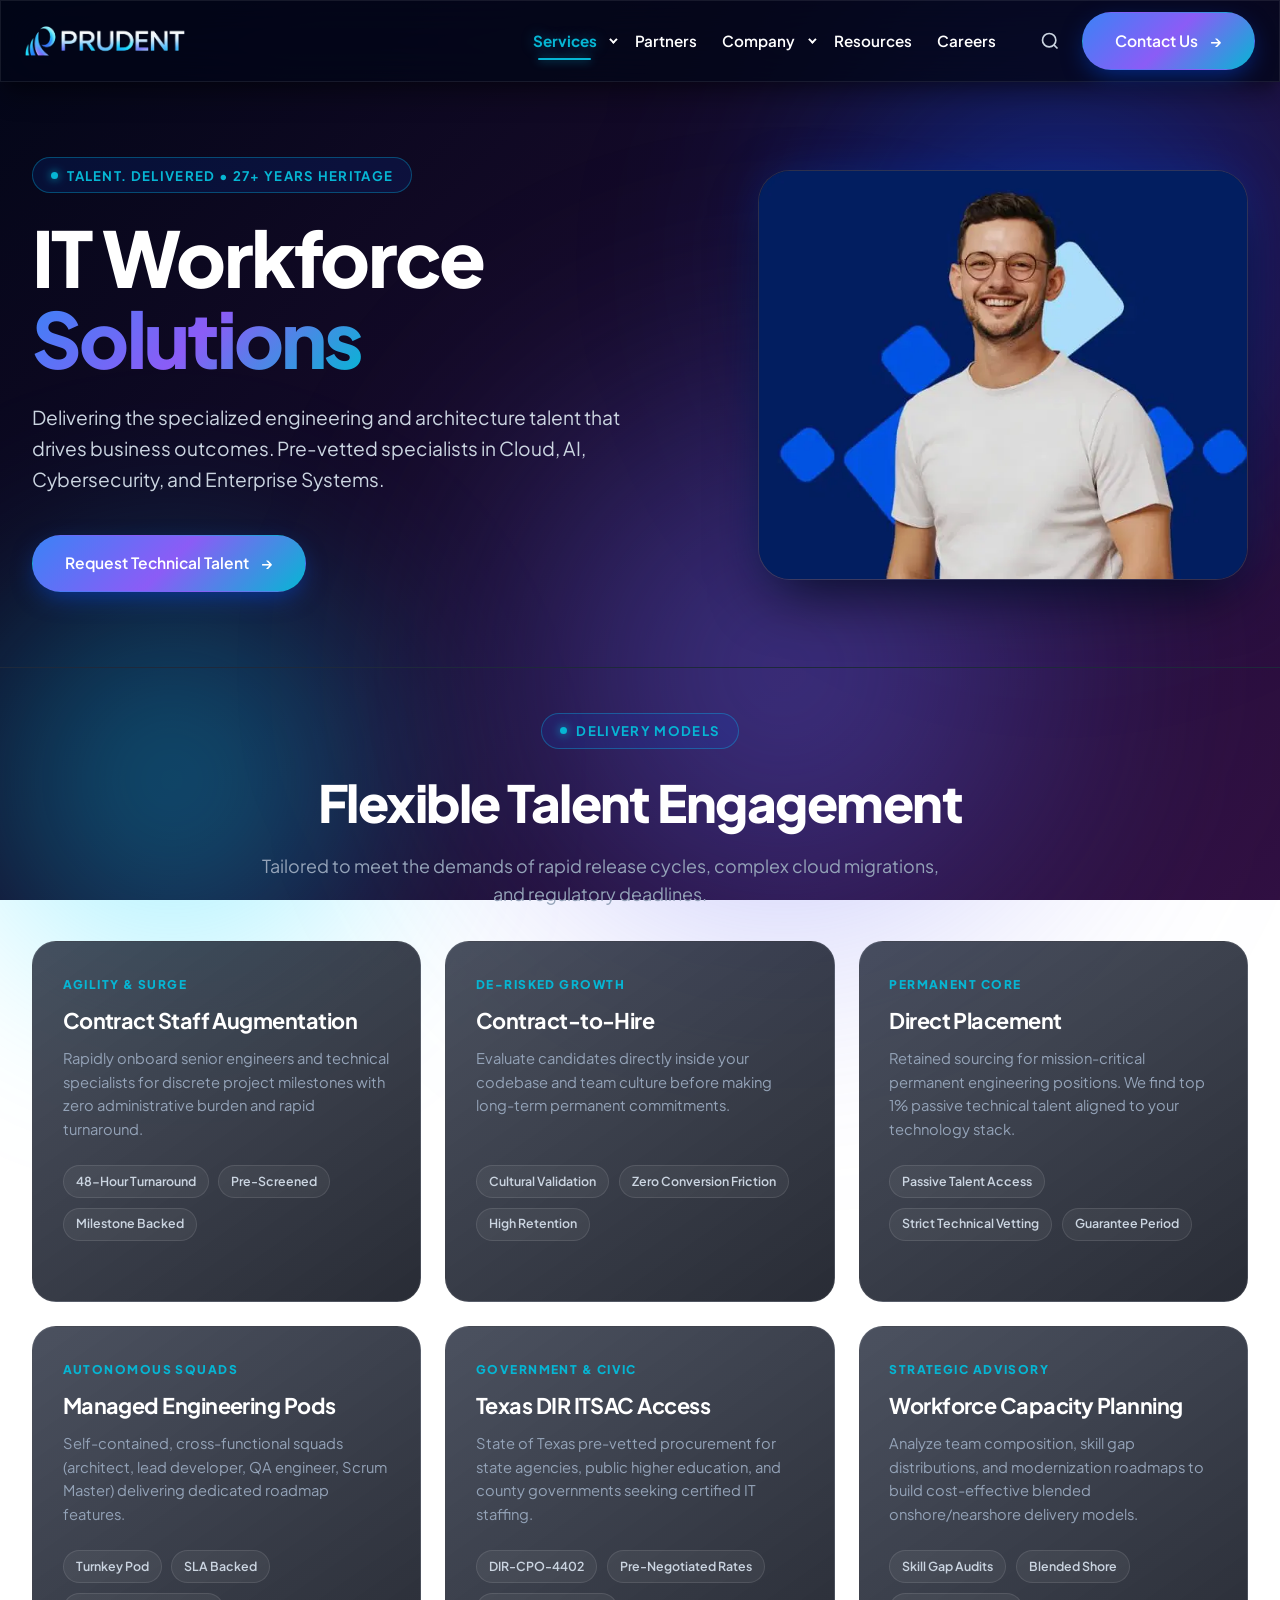
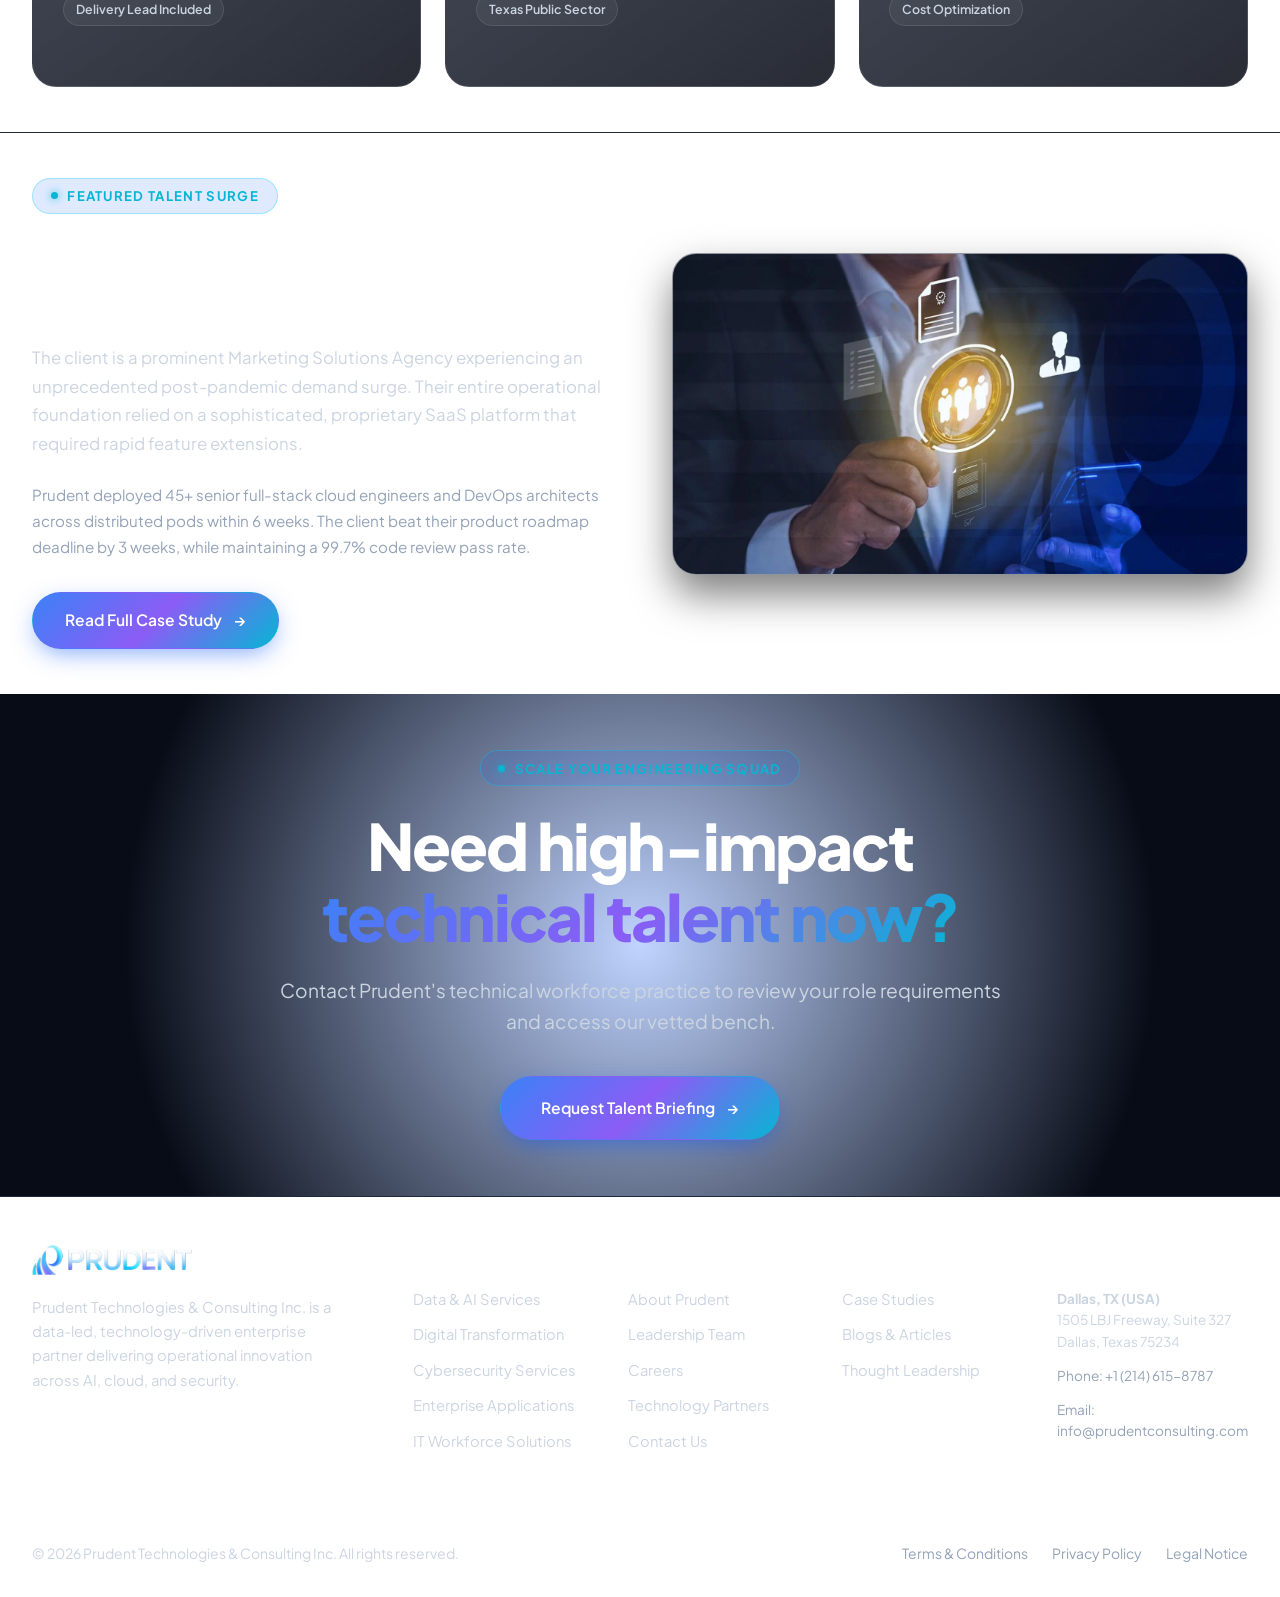
<file: workforce-solutions.html>
<!DOCTYPE html>
<html lang="en">
<head>
  <meta charset="UTF-8">
  <meta name="viewport" content="width=device-width, initial-scale=1.0">
  <title>IT Workforce Solutions | Technical Staffing | Prudent</title>
  <meta name="description" content="Deliver specialized cloud, AI, and cybersecurity talent that drives business outcomes. Contract, direct hire, and managed engineering pods by Prudent.">
  
  <link rel="stylesheet" href="css/style.css">
  <link rel="stylesheet" href="css/animations.css">
  <link rel="stylesheet" href="css/responsive.css">
</head>
<body>

  <input type="checkbox" id="mobile-nav-toggle" class="mobile-nav-toggle" aria-label="Toggle navigation">

  <!-- HEADER -->
  <header class="header-wrapper">
    <div class="container header-container">
      <a href="index.html" class="brand-logo" aria-label="Prudent Home">
        <img src="assets/images/prudent-logo-white.svg" alt="Prudent" width="160" height="38">
      </a>

      <div class="nav-menu-wrapper">
        <nav class="nav-menu" aria-label="Primary Navigation">
          <div class="nav-item nav-item-has-dropdown">
            <input type="checkbox" id="mobile-services-toggle" class="dropdown-toggle-input" checked>
            <div class="nav-link-row active">
              <a href="services.html" class="nav-link active">Services</a>
              <label for="mobile-services-toggle" class="dropdown-caret-btn" aria-label="Toggle Services menu">
                <span class="caret"></span>
              </label>
            </div>
            <div class="mega-menu mega-menu-services">
              <div>
                <div class="mega-col-title">Core Disciplines</div>
                <div class="mega-list">
                  <a href="data-ai.html" class="mega-item-link">
                    <div class="mega-item-name">Data &amp; AI Services</div>
                    <div class="mega-item-desc">Decision intelligence, Databricks, and scalable GenAI.</div>
                  </a>
                  <a href="digital-transformation.html" class="mega-item-link">
                    <div class="mega-item-name">Digital Transformation</div>
                    <div class="mega-item-desc">Cloud-native engineering and modern experience platforms.</div>
                  </a>
                  <a href="cybersecurity.html" class="mega-item-link">
                    <div class="mega-item-name">Cybersecurity &amp; Resilience</div>
                    <div class="mega-item-desc">Zero Trust, MDR, and Elite Splunk Advisory.</div>
                  </a>
                </div>
              </div>

              <div>
                <div class="mega-col-title">Enterprise &amp; Talent</div>
                <div class="mega-list">
                  <a href="enterprise-applications.html" class="mega-item-link">
                    <div class="mega-item-name">Enterprise Applications</div>
                    <div class="mega-item-desc">ServiceNow, Salesforce, and UiPath RPA automation.</div>
                  </a>
                  <a href="workforce-solutions.html" class="mega-item-link active">
                    <div class="mega-item-name">IT Workforce Solutions</div>
                    <div class="mega-item-desc">High-caliber specialized engineering teams.</div>
                  </a>
                  <a href="executive-search.html" class="mega-item-link">
                    <div class="mega-item-name">Executive Search</div>
                    <div class="mega-item-desc">C-suite and senior digital technology leadership.</div>
                  </a>
                </div>
              </div>

              <div>
                <div class="mega-col-title">Industry Solutions</div>
                <div class="mega-list">
                  <a href="case-studies.html" class="mega-item-link">
                    <div class="mega-item-name">Featured Case Studies</div>
                    <div class="mega-item-desc">Real-world results delivered across global enterprises.</div>
                  </a>
                </div>
              </div>
            </div>
          </div>

          <div class="nav-item">
            <a href="partners.html" class="nav-link">Partners</a>
          </div>

          <div class="nav-item nav-item-has-dropdown">
            <input type="checkbox" id="mobile-company-toggle" class="dropdown-toggle-input">
            <div class="nav-link-row">
              <a href="about.html" class="nav-link">Company</a>
              <label for="mobile-company-toggle" class="dropdown-caret-btn" aria-label="Toggle Company menu">
                <span class="caret"></span>
              </label>
            </div>
            <div class="mega-menu mega-menu-company">
              <div>
                <div class="mega-col-title">About Prudent</div>
                <div class="mega-list">
                  <a href="about.html" class="mega-item-link">
                    <div class="mega-item-name">Who We Are</div>
                    <div class="mega-item-desc">27+ years delivering digital innovation measured by outcomes.</div>
                  </a>
                  <a href="about.html#leadership" class="mega-item-link">
                    <div class="mega-item-name">Executive Leadership</div>
                    <div class="mega-item-desc">Meet the visionaries driving Prudent's global strategy.</div>
                  </a>
                </div>
              </div>
              <div>
                <div class="mega-col-title">Culture &amp; Reach</div>
                <div class="mega-list">
                  <a href="about.html#values" class="mega-item-link">
                    <div class="mega-item-name">Our Values</div>
                    <div class="mega-item-desc">Innovation, Inspire, and Impact across every engagement.</div>
                  </a>
                  <a href="about.html#locations" class="mega-item-link">
                    <div class="mega-item-name">Global Presence</div>
                    <div class="mega-item-desc">Offices in USA, India, Australia, and Singapore.</div>
                  </a>
                </div>
              </div>
            </div>
          </div>

          <div class="nav-item">
            <a href="resources.html" class="nav-link">Resources</a>
          </div>

          <div class="nav-item">
            <a href="careers.html" class="nav-link">Careers</a>
          </div>
        </nav>

        <div class="nav-actions">
          <a href="#search-modal" class="search-trigger-btn" aria-label="Open Search">
            <svg width="20" height="20" viewBox="0 0 24 24" fill="none" stroke="currentColor" stroke-width="2"><circle cx="11" cy="11" r="8"></circle><line x1="21" y1="21" x2="16.65" y2="16.65"></line></svg>
          </a>
          <a href="contact.html" class="btn btn-primary">
            <span>Contact Us</span>
            <span class="arrow">&rarr;</span>
          </a>
        </div>
      </div>

      <div class="mobile-controls">
        <a href="#search-modal" class="search-trigger-btn mobile-search-btn" aria-label="Open Search">
          <svg width="22" height="22" viewBox="0 0 24 24" fill="none" stroke="currentColor" stroke-width="2" stroke-linecap="round" stroke-linejoin="round">
            <circle cx="11" cy="11" r="8"></circle>
            <line x1="21" y1="21" x2="16.65" y2="16.65"></line>
          </svg>
        </a>
        <label for="mobile-nav-toggle" class="hamburger-label" aria-label="Open Mobile Menu">
          <span class="hamburger-bar"></span>
          <span class="hamburger-bar"></span>
          <span class="hamburger-bar"></span>
        </label>
      </div>
    </div>
  </header>

  <!-- SEARCH MODAL -->
  <div id="search-modal" class="search-modal">
    <a href="#" class="search-modal-backdrop-close" aria-label="Close search"></a>
    <div class="search-modal-content">
      <a href="#" class="search-modal-close" aria-label="Close Search" title="Close Search">
        <svg width="22" height="22" viewBox="0 0 24 24" fill="none" stroke="currentColor" stroke-width="2.5" stroke-linecap="round" stroke-linejoin="round" aria-hidden="true" focusable="false"><line x1="18" y1="6" x2="6" y2="18"></line><line x1="6" y1="6" x2="18" y2="18"></line></svg>
      </a>
      <div class="search-box-wrapper">
        <span class="search-icon-inside">
          <svg width="22" height="22" viewBox="0 0 24 24" fill="none" stroke="currentColor" stroke-width="2" stroke-linecap="round" stroke-linejoin="round">
            <circle cx="11" cy="11" r="8"></circle>
            <line x1="21" y1="21" x2="16.65" y2="16.65"></line>
          </svg>
        </span>
        <input type="text" class="search-input" placeholder="Search technical staffing, engineering pods, DIR ITSAC..." autofocus>
      </div>
      <div class="search-tags-heading">Suggested Searches</div>
      <div class="search-pills">
        <a href="#staffing" class="search-pill">Specialized Engineering Pods</a>
        <a href="#staffing" class="search-pill">Cloud &amp; DevOps Staffing</a>
        <a href="#staffing" class="search-pill">Full-Stack Developers</a>
        <a href="#staffing" class="search-pill">Data Engineers &amp; Architects</a>
        <a href="#dir" class="search-pill">Texas DIR ITSAC Contracts</a>
        <a href="#surge" class="search-pill">Rapid Scale Surge Hiring</a>
      </div>

      <div class="search-tags-heading">Direct Links</div>
      <div class="search-pills">
        <a href="executive-search.html" class="search-pill">Executive Search</a>
        <a href="careers.html" class="search-pill">Careers at Prudent</a>
        <a href="case-studies.html" class="search-pill">Workforce Case Studies</a>
        <a href="contact.html" class="search-pill">Submit Talent Requirement</a>
      </div>
    </div>
  </div>

  <main>
    <!-- HERO -->
    <section class="hero-section" style="min-height: 65vh;">
      <div class="hero-glow-1"></div>
      <div class="container hero-grid">
        <div class="hero-text-content">
          <div class="eyebrow-tag animate-fade-up delay-1">Talent. Delivered &bull; 27+ Years Heritage</div>
          <h1 class="display-title animate-fade-up delay-2 anim-fade-up">
            IT Workforce <br>
            <span class="text-gradient">Solutions</span>
          </h1>
          <p class="hero-lead-text animate-fade-up delay-3">
            Delivering the specialized engineering and architecture talent that drives business outcomes. Pre-vetted specialists in Cloud, AI, Cybersecurity, and Enterprise Systems.
          </p>
          <div class="btn-group animate-fade-up delay-4">
            <a href="contact.html" class="btn btn-primary">
              <span>Request Technical Talent</span>
              <span class="arrow">&rarr;</span>
            </a>
            </div>
        </div>

        <div class="hero-visual-frame animate-scale delay-5">
          <img src="assets/images/heroes/hero-careers.png" alt="Prudent Specialized IT Workforce" class="hero-visual-img animate-hero-bg">
        </div>
      </div>
    </section>

    <!-- ENGAGEMENT MODELS -->
    <section class="section-padding" style="background: transparent; border-top: 1px solid var(--border-dark); border-bottom: 1px solid var(--border-dark);">
      <div class="container">
        <div class="section-header-centered">
          <div class="eyebrow-tag anim-fade-up">Delivery Models</div>
          <h2 class="section-title anim-fade-up">Flexible Talent Engagement</h2>
          <p class="section-subtitle anim-fade-up anim-delay-1">
            Tailored to meet the demands of rapid release cycles, complex cloud migrations, and regulatory deadlines.
          </p>
        </div>

        <div class="services-bento-grid">
          
          <div class="service-card anim-fade-up anim-delay-2">
            <div>
              <div class="service-tag">Agility &amp; Surge</div>
              <h3 class="service-title">Contract Staff Augmentation</h3>
              <p class="service-desc">
                Rapidly onboard senior engineers and technical specialists for discrete project milestones with zero administrative burden and rapid turnaround.
              </p>
            </div>
            <div class="service-feature-list">
              <span class="service-pill">48-Hour Turnaround</span>
              <span class="service-pill">Pre-Screened</span>
              <span class="service-pill">Milestone Backed</span>
            </div>
          </div>

          <div class="service-card anim-fade-up anim-delay-2">
            <div>
              <div class="service-tag">De-risked Growth</div>
              <h3 class="service-title">Contract-to-Hire</h3>
              <p class="service-desc">
                Evaluate candidates directly inside your codebase and team culture before making long-term permanent commitments.
              </p>
            </div>
            <div class="service-feature-list">
              <span class="service-pill">Cultural Validation</span>
              <span class="service-pill">Zero Conversion Friction</span>
              <span class="service-pill">High Retention</span>
            </div>
          </div>

          <div class="service-card anim-fade-up anim-delay-2">
            <div>
              <div class="service-tag">Permanent Core</div>
              <h3 class="service-title">Direct Placement</h3>
              <p class="service-desc">
                Retained sourcing for mission-critical permanent engineering positions. We find top 1% passive technical talent aligned to your technology stack.
              </p>
            </div>
            <div class="service-feature-list">
              <span class="service-pill">Passive Talent Access</span>
              <span class="service-pill">Strict Technical Vetting</span>
              <span class="service-pill">Guarantee Period</span>
            </div>
          </div>

          <div class="service-card anim-fade-up anim-delay-2">
            <div>
              <div class="service-tag">Autonomous Squads</div>
              <h3 class="service-title">Managed Engineering Pods</h3>
              <p class="service-desc">
                Self-contained, cross-functional squads (architect, lead developer, QA engineer, Scrum Master) delivering dedicated roadmap features.
              </p>
            </div>
            <div class="service-feature-list">
              <span class="service-pill">Turnkey Pod</span>
              <span class="service-pill">SLA Backed</span>
              <span class="service-pill">Delivery Lead Included</span>
            </div>
          </div>

          <div class="service-card anim-fade-up anim-delay-2">
            <div>
              <div class="service-tag">Government &amp; Civic</div>
              <h3 class="service-title">Texas DIR ITSAC Access</h3>
              <p class="service-desc">
                State of Texas pre-vetted procurement for state agencies, public higher education, and county governments seeking certified IT staffing.
              </p>
            </div>
            <div class="service-feature-list">
              <span class="service-pill">DIR-CPO-4402</span>
              <span class="service-pill">Pre-Negotiated Rates</span>
              <span class="service-pill">Texas Public Sector</span>
            </div>
          </div>

          <div class="service-card anim-fade-up anim-delay-2">
            <div>
              <div class="service-tag">Strategic Advisory</div>
              <h3 class="service-title">Workforce Capacity Planning</h3>
              <p class="service-desc">
                Analyze team composition, skill gap distributions, and modernization roadmaps to build cost-effective blended onshore/nearshore delivery models.
              </p>
            </div>
            <div class="service-feature-list">
              <span class="service-pill">Skill Gap Audits</span>
              <span class="service-pill">Blended Shore</span>
              <span class="service-pill">Cost Optimization</span>
            </div>
          </div>

        </div>
      </div>
    </section>

    <!-- CASE STUDY SPOTLIGHT: GLOBAL MARKETING SAAS -->
    <section class="section-padding" style="background: var(--bg-dark);">
      <div class="container">
        <div class="spotlight-grid">
          <div>
            <div class="eyebrow-tag anim-fade-up">Featured Talent Surge</div>
            <h2 style="font-size: 2.25rem; color: #FFFFFF; line-height: 1.2; margin-bottom: 1.25rem;">
              Meeting Rapid Scale Demand with Precision Hiring
            </h2>
            <p style="color: #CBD5E1; font-size: 1.05rem; line-height: 1.7; margin-bottom: 1.5rem;">
              The client is a prominent Marketing Solutions Agency experiencing an unprecedented post-pandemic demand surge. Their entire operational foundation relied on a sophisticated, proprietary SaaS platform that required rapid feature extensions.
            </p>
            <p style="color: var(--text-muted); font-size: 0.95rem; line-height: 1.7; margin-bottom: 2rem;">
              Prudent deployed 45+ senior full-stack cloud engineers and DevOps architects across distributed pods within 6 weeks. The client beat their product roadmap deadline by 3 weeks, while maintaining a 99.7% code review pass rate.
            </p>
            <a href="case-studies.html#workforce" class="btn btn-primary">
              <span>Read Full Case Study</span>
              <span class="arrow">&rarr;</span>
            </a>
          </div>

          <div class="hero-visual-frame anim-fade-up anim-delay-4">
            <img src="assets/images/cases/case-workforce.png" alt="IT Workforce Solutions Case Study" class="hero-visual-img">
          </div>
        </div>
      </div>
    </section>

    <!-- FINAL CTA -->
    <section class="cta-section">
      <div class="container cta-box">
        <div class="eyebrow-tag anim-fade-up">Scale Your Engineering Squad</div>
        <h2 class="cta-heading">Need high-impact <br><span class="text-gradient">technical talent now?</span></h2>
        <p class="cta-subtext">Contact Prudent's technical workforce practice to review your role requirements and access our vetted bench.</p>
        <div class="btn-group" style="justify-content: center;">
          <a href="contact.html" class="btn btn-primary" style="padding: 1.15rem 2.5rem;">
            <span>Request Talent Briefing</span>
            <span class="arrow">&rarr;</span>
          </a>
        </div>
      </div>
    </section>
  </main>

  <!-- FOOTER -->
  <footer class="footer-wrapper">
    <div class="container">
      <div class="footer-grid">
        <div class="footer-brand">
          <a href="index.html"><img src="assets/images/prudent-logo-white.svg" alt="Prudent" width="160" height="38"></a>
          <p>Prudent Technologies &amp; Consulting Inc. is a data-led, technology-driven enterprise partner delivering operational innovation across AI, cloud, and security.</p>
        </div>
        <div>
          <div class="footer-col-title">Services</div>
          <div class="footer-links-list">
            <a href="data-ai.html" class="footer-link">Data &amp; AI Services</a>
            <a href="digital-transformation.html" class="footer-link">Digital Transformation</a>
            <a href="cybersecurity.html" class="footer-link">Cybersecurity Services</a>
            <a href="enterprise-applications.html" class="footer-link">Enterprise Applications</a>
            <a href="workforce-solutions.html" class="footer-link">IT Workforce Solutions</a>
          </div>
        </div>
        <div>
          <div class="footer-col-title">Company</div>
          <div class="footer-links-list">
            <a href="about.html" class="footer-link">About Prudent</a>
            <a href="about.html#leadership" class="footer-link">Leadership Team</a>
            <a href="careers.html" class="footer-link">Careers</a>
            <a href="partners.html" class="footer-link">Technology Partners</a>
            <a href="contact.html" class="footer-link">Contact Us</a>
          </div>
        </div>
        <div>
          <div class="footer-col-title">Resources</div>
          <div class="footer-links-list">
            <a href="case-studies.html" class="footer-link">Case Studies</a>
            <a href="resources.html" class="footer-link">Blogs &amp; Articles</a>
            <a href="resources.html" class="footer-link">Thought Leadership</a>
          </div>
        </div>
        <div>
          <div class="footer-col-title">Headquarters</div>
          <div class="footer-links-list" style="font-size: 0.85rem; line-height: 1.6;">
            <p style="color: #CBD5E1;"><strong>Dallas, TX (USA)</strong><br>1505 LBJ Freeway, Suite 327<br>Dallas, Texas 75234</p>
            <p style="color: #94A3B8;">Phone: +1 (214) 615-8787</p>
            <p style="color: #94A3B8;">Email: info@prudentconsulting.com</p>
          </div>
        </div>
      </div>
      <div class="footer-bottom">
        <div>&copy; 2026 Prudent Technologies &amp; Consulting Inc. All rights reserved.</div>
        <div class="footer-legal-links">
          <a href="contact.html">Terms &amp; Conditions</a>
          <a href="contact.html">Privacy Policy</a>
          <a href="contact.html">Legal Notice</a>
        </div>
      </div>
    </div>
  </footer>

  <div id="thanks-modal" class="thanks-modal-overlay" role="dialog" aria-modal="true" aria-labelledby="thanks-modal-title">
    <a href="#" class="thanks-modal-backdrop-close" aria-label="Close modal"></a>
    <div class="thanks-modal-card">
      <a href="#" class="thanks-modal-close" aria-label="Close modal">&times;</a>
      <div class="thanks-modal-icon-wrap">
        <svg class="thanks-modal-check-icon" viewBox="0 0 24 24" fill="none" stroke="currentColor" stroke-width="2.5" stroke-linecap="round" stroke-linejoin="round">
          <polyline points="20 6 9 17 4 12"></polyline>
        </svg>
      </div>
      <div class="eyebrow-tag">Submission Confirmed</div>
      <h2 id="thanks-modal-title" class="thanks-modal-title">Thanks for Submitting!</h2>
      <p class="thanks-modal-desc">
        Your message has been successfully received by our enterprise solutions leadership. A senior director or practice lead will review your submission and reach out within one business day.
      </p>
      <div class="thanks-modal-actions">
        <a href="#" class="btn btn-primary thanks-modal-done-btn">
          <span>Close &amp; Continue</span>
          <span class="arrow">&rarr;</span>
        </a>
      </div>
    </div>
  </div>
</body>
</html>
</file>
<file: css/style.css>
@import url('https://fonts.googleapis.com/css2?family=Plus+Jakarta+Sans:ital,wght@0,300;0,400;0,500;0,600;0,700;0,800;1,400&family=Inter:wght@300;400;500;600;700&display=swap');

/* 
   01. VARIABLES & DESIGN TOKENS
    */
:root {
  /* Brand Core Colors */
  --prudent-blue: #3B82F6;
  --prudent-blue-hover: #2563EB;
  --prudent-blue-light: #DBEAFE;
  --prudent-cyan: #06B6D4;
  --prudent-cyan-glow: rgba(6, 182, 212, 0.5);
  --prudent-navy: #0F172A;
  --prudent-obsidian: #020617;
  --prudent-slate: #1E293B;
  --prudent-slate-light: #334155;
  
  /* Accents */
  --accent-purple: #8B5CF6;
  --accent-emerald: #10B981;
  --accent-amber: #F59E0B;
  
  /* Text Colors */
  --text-white: #FFFFFF;
  --text-light: #F8FAFC;
  --text-muted: #94A3B8;
  --text-dark: #0F172A;
  --text-body: #64748B;
  
  /* Backgrounds */
  --bg-dark: transparent;
  --bg-dark-surface: rgba(15, 23, 42, 0.4);
  --bg-card: rgba(15, 23, 42, 0.5);
  --bg-card-hover: rgba(30, 41, 59, 0.7);
  --bg-light: transparent;
  --bg-light-surface: rgba(255, 255, 255, 0.05);
  --bg-light-card: rgba(255, 255, 255, 0.1);
  
  /* Glassmorphism & Borders */
  --glass-bg: rgba(2, 6, 23, 0.75);
  --glass-border: rgba(255, 255, 255, 0.08);
  --glass-border-hover: rgba(6, 182, 212, 0.4);
  --border-light: #E2E8F0;
  --border-dark: #1E293B;
  
  /* Gradients */
  --gradient-brand: linear-gradient(135deg, #3B82F6 0%, #8B5CF6 50%, #06B6D4 100%);
  --gradient-glow: linear-gradient(135deg, rgba(59, 130, 246, 0.4) 0%, rgba(139, 92, 246, 0.2) 100%);
  --gradient-dark-hero: radial-gradient(circle at 80% 20%, rgba(139, 92, 246, 0.15) 0%, rgba(2, 6, 23, 0) 60%),
                        radial-gradient(circle at 10% 80%, rgba(6, 182, 212, 0.12) 0%, rgba(2, 6, 23, 0) 60%),
                        #020617;
  --gradient-card: linear-gradient(180deg, rgba(30, 41, 59, 0.6) 0%, rgba(15, 23, 42, 0.9) 100%);
  
  /* Shadows */
  --shadow-sm: 0 4px 6px -1px rgba(0, 0, 0, 0.1), 0 2px 4px -1px rgba(0, 0, 0, 0.06);
  --shadow-md: 0 10px 15px -3px rgba(0, 0, 0, 0.2), 0 4px 6px -2px rgba(0, 0, 0, 0.1);
  --shadow-lg: 0 20px 25px -5px rgba(0, 0, 0, 0.3), 0 10px 10px -5px rgba(0, 0, 0, 0.2);
  --shadow-glow: 0 0 40px -10px rgba(59, 130, 246, 0.5);
  --shadow-glow-cyan: 0 0 40px -10px rgba(6, 182, 212, 0.5);

  /* Typography Stack */
  --font-primary: 'Plus Jakarta Sans', 'Inter', -apple-system, BlinkMacSystemFont, 'Segoe UI', Roboto, sans-serif;
  --font-heading: 'Plus Jakarta Sans', sans-serif;
  
  /* Spacing */
  --container-max: 1360px;
  --nav-height: 80px;
  --radius-sm: 8px;
  --radius-md: 16px;
  --radius-lg: 24px;
  --radius-xl: 32px;
  --radius-pill: 9999px;
  
  /* Transitions */
  --ease-enterprise: cubic-bezier(0.16, 1, 0.3, 1);
  --transition-fast: 0.25s var(--ease-enterprise);
  --transition-normal: 0.4s var(--ease-enterprise);
  --transition-slow: 0.7s var(--ease-enterprise);
}

/* 
   02. RESET & BASE ELEMENTS
    */
*, *::before, *::after {
  box-sizing: border-box;
  margin: 0;
  padding: 0;
}

html {
  font-family: var(--font-primary);
  font-size: 16px;
  line-height: 1.6;
  scroll-behavior: smooth;
  scroll-padding-top: calc(var(--nav-height) + 16px);
  color: var(--text-light);
  -webkit-font-smoothing: antialiased;
  -moz-osx-font-smoothing: grayscale;
  background: linear-gradient(-45deg, #020617, #1E1B4B, #0F172A, #311042, #020617);
  background-size: 400% 400%;
  animation: heroGradient 15s ease infinite;
  background-attachment: fixed;
  min-height: 100%;
}

body {
  overflow-x: hidden;
  min-height: 100vh;
  display: flex;
  flex-direction: column;
  position: relative;
  background: transparent;
}

html::before {
  content: '';
  position: fixed;
  width: 700px;
  height: 700px;
  border-radius: 50%;
  background: radial-gradient(circle, rgba(0, 81, 255, 0.486) 0%, rgba(0, 82, 255, 0) 70%);
  top: -10%;
  right: -10%;
  filter: blur(90px);
  pointer-events: none;
  z-index: -1;
  animation: floatOrb1 25s infinite alternate ease-in-out;
}

body::before {
  content: '';
  position: fixed;
  width: 600px;
  height: 600px;
  border-radius: 50%;
  background: radial-gradient(circle, rgba(0, 213, 255, 0.418) 0%, rgba(0, 212, 255, 0) 70%);
  bottom: -20%;
  left: -10%;
  filter: blur(80px);
  pointer-events: none;
  z-index: -1;
  animation: floatOrb2 20s infinite alternate-reverse ease-in-out;
}

body::after {
  content: '';
  position: fixed;
  width: 800px;
  height: 800px;
  border-radius: 50%;
  background: radial-gradient(circle, rgba(99, 101, 241, 0.5) 0%, rgba(99, 102, 241, 0) 70%);
  top: 30%;
  left: 30%;
  filter: blur(100px);
  pointer-events: none;
  z-index: -1;
  animation: floatOrb3 30s infinite alternate ease-in-out;
}

@keyframes heroGradient {
  0% { background-position: 0% 50%; }
  50% { background-position: 100% 50%; }
  100% { background-position: 0% 50%; }
}

@keyframes floatOrb1 {
  0% { transform: translate(0, 0) scale(1); }
  50% { transform: translate(-10vw, 15vh) scale(1.2); }
  100% { transform: translate(5vw, 5vh) scale(0.9); }
}

@keyframes floatOrb2 {
  0% { transform: translate(0, 0) scale(1); }
  50% { transform: translate(15vw, -15vh) scale(1.1); }
  100% { transform: translate(-5vw, -5vh) scale(1.3); }
}

@keyframes floatOrb3 {
  0% { transform: translate(0, 0) scale(0.8); }
  50% { transform: translate(20vw, -10vh) scale(1.2); }
  100% { transform: translate(-15vw, 20vh) scale(1); }
}

img, video {
  max-width: 100%;
  height: auto;
  display: block;
}

a {
  color: inherit;
  text-decoration: none;
  transition: color var(--transition-fast);
}

ul, ol {
  list-style: none;
}

button, input, select, textarea {
  font-family: inherit;
  font-size: inherit;
}
.footer-email-text{
  display: none;
}
.footer-address-text{
  display: none;
}
.container {
  width: 100%;
  max-width: var(--container-max);
  margin-left: auto;
  margin-right: auto;
  padding-left: 2rem;
  padding-right: 2rem;
}

.section-padding {
  padding-top: clamp(2.75rem, 5vh, 4.5rem);
  padding-bottom: clamp(2.75rem, 5vh, 4.5rem);
}

/* 
   03. TYPOGRAPHY HIERARCHY
    */
h1, h2, h3, h4, h5, h6 {
  font-family: var(--font-heading);
  font-weight: 700;
  line-height: 1.15;
  letter-spacing: -0.025em;
  color: var(--text-white);
}

.display-title {
  font-size: clamp(2.75rem, 6vw, 5.75rem);
  font-weight: 800;
  line-height: 1.05;
  letter-spacing: -0.035em;
}

.section-title {
  font-size: clamp(2rem, 4vw, 3.5rem);
  font-weight: 800;
  letter-spacing: -0.03em;
  margin-bottom: 1.25rem;
}

.section-subtitle {
  font-size: clamp(1.1rem, 1.4vw, 1.35rem);
  color: var(--text-muted);
  max-width: 680px;
  line-height: 1.6;
}

.text-gradient {
  background: var(--gradient-brand);
  -webkit-background-clip: text;
  -webkit-text-fill-color: transparent;
  display: inline-block;
}
.eyebrow-tag {
  display: inline-flex;
  align-items: center;
  gap: 0.6rem;
  padding: 0.4rem 1.1rem;
  border-radius: var(--radius-pill);
  background: rgba(0, 82, 255, 0.12);
  border: 1px solid rgba(0, 212, 255, 0.3);
  font-size: 0.825rem;
  font-weight: 700;
  text-transform: uppercase;
  letter-spacing: 0.1em;
  color: var(--prudent-cyan);
  margin-bottom: 1.5rem;
}

.eyebrow-tag::before {
  content: "";
  display: inline-block;
  width: 7px;
  height: 7px;
  border-radius: 50%;
  background: var(--prudent-cyan);
  box-shadow: 0 0 10px var(--prudent-cyan);
}

/* 
   04. BUTTONS & INTERACTIVE ELEMENTS
    */
.btn {
  display: inline-flex;
  align-items: center;
  justify-content: center;
  gap: 0.75rem;
  font-weight: 600;
  font-size: 0.975rem;
  padding: 0.95rem 2rem;
  border-radius: var(--radius-pill);
  cursor: pointer;
  border: 1px solid transparent;
  transition: all var(--transition-fast);
  position: relative;
  overflow: hidden;
  white-space: nowrap;
}

.btn-primary {
  background: var(--gradient-brand);
  color: #FFFFFF;
  box-shadow: 0 8px 25px -5px rgba(0, 82, 255, 0.5);
}

.btn-primary:hover {
  transform: translateY(-2px);
  box-shadow: 0 12px 35px -5px rgba(0, 212, 255, 0.65);
}

.btn-primary .arrow {
  transition: transform var(--transition-fast);
}

.btn-primary:hover .arrow {
  transform: translateX(4px);
}

.btn-secondary {
  background: rgba(255, 255, 255, 0.05);
  color: var(--text-white);
  border-color: rgba(255, 255, 255, 0.2);
  backdrop-filter: blur(8px);
}

.btn-secondary:hover {
  background: rgba(255, 255, 255, 0.15);
  border-color: var(--prudent-cyan);
  color: var(--prudent-cyan);
  transform: translateY(-2px);
}

.btn-white {
  background: #FFFFFF;
  color: var(--prudent-navy);
  font-weight: 700;
  box-shadow: 0 10px 25px rgba(0, 0, 0, 0.15);
}

.btn-white:hover {
  background: #F1F5F9;
  transform: translateY(-2px);
  box-shadow: 0 15px 30px rgba(0, 0, 0, 0.2);
}

.btn-group {
  display: flex;
  flex-wrap: wrap;
  align-items: center;
  gap: 1.25rem;
}

/* 
   05. NAVIGATION HEADER (STICKY + GLASSMORPHIC + MEGA-DROPDOWNS)
    */
.header-wrapper {
  position: sticky;
  top: 1.25rem;
  left: 0;
  width: calc(100% - 2.5rem);
  max-width: var(--container-max);
  margin: 0 auto;
  z-index: 100000;
  background: var(--glass-bg);
  backdrop-filter: blur(24px);
  -webkit-backdrop-filter: blur(24px);
  border: 1px solid var(--glass-border);
  border-radius: var(--radius-pill);
  box-shadow: var(--shadow-lg);
  transition: all var(--transition-normal);
}

.header-container {
  display: flex;
  align-items: center;
  justify-content: space-between;
  height: var(--nav-height);
  padding: 0 1.5rem;
}

.brand-logo {
  display: flex;
  align-items: center;
  gap: 0.5rem;
  z-index: 1010;
}

.brand-logo img {
  height: 38px;
  width: auto;
}

.nav-menu-wrapper {
  display: flex;
  align-items: center;
  gap: 1.5rem;
}

/* Desktop Navigation */
.nav-menu {
  display: flex;
  align-items: center;
  gap: 0.25rem;
}

.nav-item {
  position: relative;
}

.nav-link {
  display: flex;
  align-items: center;
  gap: 0.35rem;
  padding: 0.65rem 0.65rem;
  color: var(--text-white);
  font-size: 0.95rem;
  font-weight: 600;
  border-radius: var(--radius-sm);
  transition: color var(--transition-fast), background var(--transition-fast);
  position: relative;
}

.nav-link::after {
  content: '';
  position: absolute;
  bottom: 4px;
  left: 1rem;
  right: 1rem;
  height: 2px;
  background: var(--gradient-brand);
  transform: scaleX(0);
  transform-origin: right;
  transition: transform var(--transition-fast);
  border-radius: 2px;
}

.nav-link:hover::after, .nav-item:focus-within .nav-link::after {
  transform: scaleX(1);
  transform-origin: left;
}

.nav-link:hover, .nav-item:hover .nav-link {
  color: #FFFFFF;
}

.nav-link .caret,
.dropdown-caret-btn .caret {
  display: inline-block;
  width: 6px;
  height: 6px;
  border-right: 2px solid currentColor;
  border-bottom: 2px solid currentColor;
  transform: rotate(45deg) translateY(-2px);
  transition: transform var(--transition-fast);
}

.nav-item:hover .caret,
.nav-item:focus-within .caret,
.nav-item:hover .dropdown-caret-btn .caret,
.nav-item:focus-within .dropdown-caret-btn .caret {
  transform: rotate(-135deg) translateY(-2px);
  color: var(--prudent-cyan);
}

.dropdown-toggle-input {
  display: none;
}

.nav-link-row {
  display: inline-flex;
  align-items: center;
}

.dropdown-caret-btn {
  display: inline-flex;
  align-items: center;
  justify-content: center;
  cursor: pointer;
  padding: 0.65rem 0.35rem 0.65rem 0.15rem;
  color: var(--text-white);
  background: transparent;
  border: none;
  line-height: 1;
}

.mega-menu {
  position: absolute;
  top: 100%;
  left: 50%;
  transform: translateX(-50%) translateY(15px);
  background: rgba(10, 16, 31, 0.96);
  backdrop-filter: blur(16px);
  -webkit-backdrop-filter: blur(16px);
  color: #FFFFFF;
  border: 1px solid rgba(0, 210, 255, 0.25);
  border-radius: var(--radius-lg);
  box-shadow: 0 25px 50px rgba(0, 0, 0, 0.7), 0 0 30px rgba(0, 210, 255, 0.15);
  padding: 2.25rem;
  opacity: 0;
  visibility: hidden;
  pointer-events: none;
  transition: opacity 0.3s var(--ease-enterprise), transform 0.3s var(--ease-enterprise), visibility 0.3s;
  z-index: 1020;
}

.mega-menu::before {
  content: '';
  position: absolute;
  top: -20px;
  left: 0;
  width: 100%;
  height: 20px;
  background: transparent;
}

.nav-item:hover .mega-menu,
.nav-item:focus-within .mega-menu {
  opacity: 1;
  visibility: visible;
  pointer-events: auto;
  transform: translateX(-50%) translateY(8px);
}

.mega-menu-services {
  width: min(840px, calc(100vw - 3rem));
  left: clamp(-160px, -12vw, -40px);
  transform: translateY(15px);
  display: grid;
  grid-template-columns: repeat(3, 1fr);
  gap: 1.5rem;
  padding: 2rem;
  box-sizing: border-box;
}

.nav-item:hover .mega-menu-services,
.nav-item:focus-within .mega-menu-services {
  transform: translateY(8px);
}

.mega-menu-company {
  width: 640px;
  display: grid;
  grid-template-columns: repeat(2, 1fr);
  gap: 1.5rem;
}

.mega-col-title {
  font-size: 0.825rem;
  text-transform: uppercase;
  letter-spacing: 0.09em;
  color: var(--prudent-cyan);
  font-weight: 800;
  margin-bottom: 0.85rem;
  padding-bottom: 0.5rem;
  border-bottom: 1px solid rgba(255, 255, 255, 0.1);
}

.mega-list {
  display: flex;
  flex-direction: column;
  gap: 0.65rem;
}

.mega-item-link {
  display: block;
  padding: 0.75rem 0.95rem;
  border-radius: var(--radius-sm);
  background: rgba(255, 255, 255, 0.03);
  border: 1px solid rgba(255, 255, 255, 0.06);
  transition: all var(--transition-fast);
  text-decoration: none;
}

.mega-item-link:hover,
.mega-item-link:focus {
  background: rgba(0, 210, 255, 0.12);
  border-color: rgba(0, 210, 255, 0.45);
  transform: translateX(4px);
}

.mega-item-name {
  font-size: 0.95rem;
  font-weight: 700;
  color: #FFFFFF;
  display: flex;
  align-items: center;
  justify-content: space-between;
  transition: color var(--transition-fast);
}

.mega-item-link:hover .mega-item-name {
  color: #00D2FF;
}

.mega-item-desc {
  font-size: 0.82rem;
  color: #94A3B8;
  margin-top: 0.35rem;
  line-height: 1.45;
}

/* Nav Actions (Search + CTA) */
.nav-actions {
  display: flex;
  align-items: center;
  gap: 0.75rem;
}

.search-trigger-btn {
  background: none;
  border: none;
  color: #CBD5E1;
  cursor: pointer;
  display: flex;
  align-items: center;
  justify-content: center;
  width: 40px;
  height: 40px;
  border-radius: 50%;
  transition: all var(--transition-fast);
}

.search-trigger-btn:hover {
  color: var(--prudent-cyan);
  background: rgba(255, 255, 255, 0.05);
}

/* Mobile Hamburger Toggle (Checkbox Hack) */
.mobile-nav-toggle {
  display: none;
}

.mobile-controls {
  display: none;
}

.hamburger-label {
  display: none;
  flex-direction: column;
  justify-content: space-between;
  width: 28px;
  height: 20px;
  cursor: pointer;
  z-index: 1010;
}

.hamburger-bar {
  height: 2px;
  width: 100%;
  background-color: #FFFFFF;
  border-radius: 2px;
  transition: all 0.3s ease;
}

/* 
   06. SEARCH OVERLAY MODAL (CSS-ONLY VIA :target)
    */
.search-modal {
  position: fixed;
  inset: 0;
  background: rgba(2, 6, 23, 0.82);
  backdrop-filter: blur(20px);
  -webkit-backdrop-filter: blur(20px);
  z-index: 100005 !important;
  display: flex;
  align-items: flex-start;
  justify-content: center;
  padding: clamp(3rem, 10vh, 5.5rem) 1.25rem 2rem;
  overflow-y: auto;
  opacity: 0;
  visibility: hidden;
  pointer-events: none;
  transition: opacity 0.25s ease, visibility 0.25s ease;
}

.search-modal:target {
  opacity: 1;
  visibility: visible;
  pointer-events: auto;
}

.search-modal-backdrop-close {
  position: absolute;
  inset: 0;
  z-index: 1;
  cursor: default;
}

.search-modal-content {
  width: 100%;
  max-width: 680px;
  position: relative;
  z-index: 2;
  background: rgba(11, 18, 35, 0.96);
  border: 1px solid rgba(6, 182, 212, 0.4);
  box-shadow: 0 25px 60px -10px rgba(0, 0, 0, 0.85), 0 0 35px rgba(6, 182, 212, 0.25);
  border-radius: 20px;
  padding: 2.25rem;
  transform: translateY(14px) scale(0.97);
  transition: transform 0.25s cubic-bezier(0.16, 1, 0.3, 1);
}

.search-modal:target .search-modal-content {
  transform: translateY(0) scale(1);
}

.search-box-wrapper {
  position: relative;
  margin-top: 1.5rem;
  margin-bottom: 2rem;
}

.search-input {
  width: 100%;
  background: rgba(15, 23, 42, 0.8);
  border: 1px solid rgba(0, 212, 255, 0.4);
  border-radius: var(--radius-md);
  padding: 1.1rem 1.25rem 1.1rem 3.5rem;
  font-size: 1.1rem;
  color: #FFFFFF;
  outline: none;
  box-shadow: 0 0 25px -5px rgba(0, 82, 255, 0.3);
}

.search-input:focus {
  border-color: var(--prudent-cyan);
  box-shadow: 0 0 30px rgba(0, 212, 255, 0.45);
}

.search-icon-inside {
  position: absolute;
  left: 1.25rem;
  top: 50%;
  transform: translateY(-50%);
  color: var(--prudent-cyan);
}

.search-tags-heading {
  font-size: 0.85rem;
  text-transform: uppercase;
  letter-spacing: 0.1em;
  color: var(--text-muted);
  margin-bottom: 1rem;
}

.search-pills {
  display: flex;
  flex-wrap: wrap;
  gap: 0.75rem;
  margin-bottom: 2.5rem;
}

.search-pill {
  padding: 0.5rem 1rem;
  border-radius: var(--radius-pill);
  background: rgba(255, 255, 255, 0.05);
  border: 1px solid rgba(255, 255, 255, 0.1);
  font-size: 0.875rem;
  color: #CBD5E1;
  transition: all var(--transition-fast);
}

.search-pill:hover {
  background: rgba(0, 82, 255, 0.2);
  border-color: var(--prudent-cyan);
  color: #FFFFFF;
}

.hero-section {
  position: relative;
  min-height: calc(100vh - var(--nav-height));
  min-height: calc(100dvh - var(--nav-height));
  display: flex;
  align-items: center;
  background: transparent;
  overflow: hidden;
  padding: clamp(2.5rem, 4vh, 4rem) 0;
  box-sizing: border-box;
}

.hero-glow-1,
.hero-glow-2,
.hero-glow-3 {
  display: none !important;
}

/* Hero Content Grid */
.hero-grid {
  display: grid;
  grid-template-columns: 1.15fr 0.85fr;
  align-items: center;
  gap: clamp(2rem, 5vw, 5rem);
  position: relative;
  z-index: 10;
}

.hero-text-content {
  display: flex;
  flex-direction: column;
  align-items: flex-start;
}

.hero-lead-text {
  font-size: clamp(1.1rem, 1.5vw, 1.4rem);
  color: #CBD5E1;
  margin-top: 1.5rem;
  margin-bottom: 2.5rem;
  line-height: 1.6;
  max-width: 600px;
}

.hero-visual-frame {
  position: relative;
  border-radius: var(--radius-xl);
  overflow: hidden;
  border: 1px solid rgba(255, 255, 255, 0.12);
  background: var(--bg-card);
  box-shadow: 0 25px 60px -15px rgba(0, 0, 0, 0.8), 0 0 50px -10px rgba(0, 82, 255, 0.35);
  transition: transform var(--transition-slow);
}

.hero-visual-frame:hover {
  transform: translateY(-6px) scale(1.01);
}

.hero-visual-img {
  width: 100%;
  height: 100%;
  max-height: 540px;
  object-fit: cover;
  display: block;
}

.hero-badge-floating {
  position: absolute;
  bottom: 1.75rem;
  left: 1.75rem;
  background: var(--bg-card);
  backdrop-filter: blur(20px);
  border: 1px solid var(--glass-border);
  border-radius: var(--radius-md);
  padding: 1rem 1.4rem;
  display: flex;
  align-items: center;
  gap: 1rem;
  box-shadow: var(--shadow-md);
}

.hero-badge-icon {
  width: 44px;
  height: 44px;
  border-radius: 50%;
  background: var(--gradient-brand);
  display: flex;
  align-items: center;
  justify-content: center;
  color: #FFFFFF; /* Keep white for the colored badge icon */
}

.hero-badge-title {
  font-size: 0.95rem;
  font-weight: 700;
  color: var(--text-white);
}

.hero-badge-sub {
  font-size: 0.775rem;
  color: var(--text-muted);
}
/* =========================================================
   CAREERS - KEY BENEFITS ICONS
   ========================================================= */

.benefit-icon {
  width: 58px !important;
  height: 58px !important;

  display: flex !important;
  align-items: center !important;
  justify-content: center !important;

  margin-bottom: 1.5rem !important;

  border: 1px solid rgba(255, 255, 255, 0.14);
  border-radius: 16px;

  background: rgba(49, 85, 223, 0.12);

  color: #5b7cff;

  box-sizing: border-box;

  transition:
    transform 0.25s ease,
    background 0.25s ease,
    border-color 0.25s ease;
}

.benefit-icon svg {
  width: 29px;
  height: 29px;

  fill: none;
  stroke: currentColor;
  stroke-width: 1.7;

  stroke-linecap: round;
  stroke-linejoin: round;
}

.service-card:hover .benefit-icon {
  transform: translateY(-3px);

  background: rgba(49, 85, 223, 0.2);
  border-color: rgba(91, 124, 255, 0.45);
}
/*stats*/
.growth-timeline p{
  color: #7a98c2;
}
.stats-section {
  position: relative;
  overflow: hidden;
  padding: 110px 0 120px;
  background:
    radial-gradient(circle at 15% 55%, rgba(55, 130, 255, 0.12), transparent 32%),
    radial-gradient(circle at 85% 35%, rgba(120, 70, 255, 0.14), transparent 34%),
    linear-gradient(135deg, #111127 0%, #17132f 48%, #10182f 100%);
  border-top: 1px solid rgba(255, 255, 255, 0.05);
  border-bottom: 1px solid rgba(255, 255, 255, 0.05);
}

.stats-section::before {
  content: "";
  position: absolute;
  inset: 0;
  pointer-events: none;
  background-image:
    linear-gradient(rgba(255, 255, 255, 0.018) 1px, transparent 1px),
    linear-gradient(90deg, rgba(255, 255, 255, 0.018) 1px, transparent 1px);
  background-size: 70px 70px;
  mask-image: linear-gradient(to bottom, transparent, black 20%, black 80%, transparent);
}

.stats-container {
  position: relative;
  z-index: 1;
}

.stats-intro {
  max-width: 760px;
  margin: 0 auto 75px;
  text-align: center;
}

.stats-eyebrow {
  display: inline-flex;
  align-items: center;
  gap: 9px;
  padding: 7px 14px;
  margin-bottom: 22px;
  border: 1px solid rgba(82, 205, 255, 0.35);
  border-radius: 100px;
  color: #55cfff;
  font-size: 11px;
  font-weight: 700;
  letter-spacing: 1.8px;
}

.stats-eyebrow::before {
  content: "";
  width: 6px;
  height: 6px;
  border-radius: 50%;
  background: #4ed5ff;
  box-shadow: 0 0 12px rgba(78, 213, 255, 0.9);
}

.stats-intro h2 {
  margin: 0;
  color: #fff;
  font-size: clamp(40px, 5vw, 68px);
  line-height: 1;
  letter-spacing: -2.5px;
}

.stats-intro h2 span {
  display: block;
  background: linear-gradient(90deg, #6984ff, #51c9f4);
  -webkit-background-clip: text;
  background-clip: text;
  color: transparent;
}

.stats-intro p {
  max-width: 650px;
  margin: 25px auto 0;
  color: rgba(220, 224, 245, 0.68);
  font-size: 16px;
  line-height: 1.8;
}

.stats-hero {
  position: relative;
}

/* Main 27+ */

.stats-main {
  display: flex;
  align-items: center;
  justify-content: center;
  gap: 30px;
  margin-bottom: 50px;
  text-align: left;
}

.stats-main-number {
  font-size: clamp(90px, 12vw, 155px);
  line-height: 0.8;
  font-weight: 800;
  letter-spacing: -8px;
  background: linear-gradient(135deg, #6d7cff, #55c9f3);
  -webkit-background-clip: text;
  background-clip: text;
  color: transparent;
  text-shadow: 0 0 50px rgba(83, 126, 255, 0.15);
}

.stats-main-number span {
  font-size: 0.48em;
  vertical-align: top;
}

.stats-main-content {
  display: flex;
  flex-direction: column;
  gap: 6px;
  padding-left: 30px;
  border-left: 1px solid rgba(111, 133, 255, 0.35);
}

.stats-main-content strong {
  color: #fff;
  font-size: 20px;
}

.stats-main-content span {
  color: rgba(220, 224, 245, 0.6);
  font-size: 14px;
}

.stats-main-content small {
  margin-top: 5px;
  color: #51c9f4;
  font-size: 11px;
  font-weight: 700;
  letter-spacing: 1.5px;
  text-transform: uppercase;
}

/* Timeline */

.growth-timeline {
  position: relative;
  height: 330px;
  margin-bottom: 55px;
}

.timeline-line {
  position: absolute;
  inset: 0 0 55px;
}

.timeline-line svg {
  width: 100%;
  height: 100%;
  overflow: visible;
}

.graph-base,
.graph-segment {
  fill: none;
  stroke-linecap: round;
  stroke-linejoin: round;
}

.graph-base {
  stroke: rgba(116, 133, 255, 0.14);
  stroke-width: 2;
}

.graph-segment {
  stroke: url(#growthGradient);
  stroke-width: 3;
  opacity: 0.3;
  stroke-dasharray: 500;
  stroke-dashoffset: 500;
  transition:
    opacity 0.5s ease,
    stroke-width 0.5s ease,
    filter 0.5s ease;
}

.timeline-years {
  position: absolute;
  inset: 0;
  display: flex;
  align-items: flex-end;
  justify-content: space-between;
  padding: 0 3%;
}

.timeline-point {
  position: relative;
  width: 100px;
  height: 100%;
  display: flex;
  align-items: flex-end;
  justify-content: center;
  cursor: pointer;
}

.timeline-point::before {
  content: "";
  position: absolute;
  bottom: 50px;
  width: 1px;
  height: 100px;
  background: linear-gradient(
    to top,
    rgba(90, 204, 255, 0.35),
    transparent
  );
  opacity: 0.5;
}

.timeline-dot {
  position: absolute;
  bottom: 43px;
  width: 15px;
  height: 15px;
  border-radius: 50%;
  background: #10182f;
  border: 3px solid #55cfff;
  box-shadow:
    0 0 0 5px rgba(85, 207, 255, 0.08),
    0 0 20px rgba(85, 207, 255, 0.45);
  transition:
    transform 0.4s ease,
    box-shadow 0.4s ease,
    background 0.4s ease;
  z-index: 3;
}

.timeline-label {
  position: absolute;
  bottom: 0;
  display: flex;
  flex-direction: column;
  align-items: center;
  gap: 4px;
  white-space: nowrap;
}

.timeline-label strong {
  color: #fff;
  font-size: 16px;
}

.timeline-label span {
  color: rgba(180, 190, 220, 0.55);
  font-size: 10px;
  letter-spacing: 0.8px;
  text-transform: uppercase;
}

.timeline-info {
  position: absolute;
  bottom: 145px;
  width: 190px;
  padding: 15px 17px;
  border: 1px solid rgba(102, 130, 255, 0.22);
  border-radius: 12px;
  background: rgba(18, 20, 48, 0.88);
  backdrop-filter: blur(14px);
  box-shadow: 0 15px 40px rgba(0, 0, 0, 0.22);
  opacity: 0;
  transform: translateY(12px);
  transition:
    opacity 0.35s ease,
    transform 0.35s ease;
  pointer-events: none;
  z-index: 5;
}

.timeline-info::after {
  content: "";
  position: absolute;
  left: 50%;
  bottom: -7px;
  width: 12px;
  height: 12px;
  background: rgba(18, 20, 48, 0.95);
  border-right: 1px solid rgba(102, 130, 255, 0.22);
  border-bottom: 1px solid rgba(102, 130, 255, 0.22);
  transform: translateX(-50%) rotate(45deg);
}

.timeline-info strong {
  display: block;
  color: #63d4ff;
  font-size: 20px;
  margin-bottom: 4px;
}

.timeline-info span {
  display: block;
  color: #fff;
  font-size: 13px;
  font-weight: 600;
}

.timeline-info small {
  display: block;
  margin-top: 5px;
  color: rgba(210, 216, 240, 0.55);
  font-size: 10px;
  line-height: 1.4;
}

/* Hover */

.timeline-point:hover .timeline-info {
  opacity: 1;
  transform: translateY(0);
}

.timeline-point:hover .timeline-dot {
  transform: scale(1.35);
  background: #55cfff;
  box-shadow:
    0 0 0 8px rgba(85, 207, 255, 0.08),
    0 0 35px rgba(85, 207, 255, 0.85);
}

.timeline-point:hover .timeline-label strong {
  color: #61d5ff;
}
/*growth graph*/

.timeline-line {
  position: absolute;
  inset: 0 0 55px;
}

.timeline-line svg {
  width: 100%;
  height: 100%;
  overflow: visible;
}

.graph-base,
.growth-path {
  fill: none;
  stroke-linecap: round;
  stroke-linejoin: round;
}

.graph-base {
  stroke: rgba(255, 255, 255, 0.08);
  stroke-width: 2;
}

/* Hidden by default */

.growth-path {
  stroke: #63e6ff;
  stroke-width: 4;
  opacity: 0;
  stroke-dasharray: 1200;
  stroke-dashoffset: 1200;
  filter: url(#growthGlow);

  transition:
    opacity 0.3s ease,
    stroke-dashoffset 1.2s cubic-bezier(.65, 0, .35, 1);
}

/* 2010 */

.growth-timeline:has(.year-2010:hover) .growth-to-2010 {
  opacity: 1;
  stroke-dashoffset: 0;
}

/* 2020 */

.growth-timeline:has(.year-2020:hover) .growth-to-2020 {
  opacity: 1;
  stroke-dashoffset: 0;
}

/* 2026 */

.growth-timeline:has(.year-2026:hover) .growth-to-2026 {
  opacity: 1;
  stroke-dashoffset: 0;
}
/* Segment interaction */



/* Metrics */

.stats-metrics {
  display: grid;
  grid-template-columns: repeat(3, 1fr);
  gap: 20px;
}

.metric-card {
  position: relative;
  padding: 25px 28px;
  border: 1px solid rgba(125, 139, 255, 0.14);
  border-radius: 16px;
  background: rgba(255, 255, 255, 0.025);
  transition:
    transform 0.35s ease,
    border-color 0.35s ease,
    background 0.35s ease;
}

.metric-card::before {
  content: "";
  position: absolute;
  top: 0;
  left: 25px;
  width: 35px;
  height: 1px;
  background: linear-gradient(90deg, #55cfff, transparent);
}

.metric-card:hover {
  transform: translateY(-6px);
  border-color: rgba(85, 207, 255, 0.28);
  background: rgba(255, 255, 255, 0.045);
}

.metric-number {
  display: block;
  margin-bottom: 5px;
  color: #6f83ff;
  font-size: 36px;
  font-weight: 750;
}

.metric-label {
  display: block;
  color: #fff;
  font-size: 14px;
  font-weight: 650;
}

.metric-sub {
  display: block;
  margin-top: 5px;
  color: rgba(190, 199, 225, 0.5);
  font-size: 11px;
}
/* 
   09. SERVICES BENTO GRID (ASYMMETRIC ENTERPRISE CARDS)
    */
.services-section {
  background: var(--bg-dark);
  position: relative;
}

.section-header-centered {
  text-align: center;
  max-width: 760px;
  margin: 0 auto clamp(1.75rem, 3.5vh, 2.75rem);
}

.services-bento-grid {
  display: grid;
  grid-template-columns: repeat(3, 1fr);
  gap: 1.5rem;
}

.service-card {
  background: linear-gradient(145deg, rgba(15, 23, 42, 0.75) 0%, rgba(3, 7, 18, 0.85) 100%);
  border: 1px solid var(--glass-border);
  border-radius: var(--radius-lg);
  padding: 1.75rem 1.85rem;
  position: relative;
  overflow: hidden;
  display: flex;
  flex-direction: column;
  justify-content: space-between;
  min-height: 310px;
  transition: all var(--transition-normal);
}

.service-card:hover {
  transform: translateY(-5px);
  border-color: rgba(6, 182, 212, 0.55);
  box-shadow: 0 16px 36px -8px rgba(0, 0, 0, 0.75), 0 0 22px rgba(6, 182, 212, 0.22);
}

.service-card-featured {
  grid-column: span 2;
  background: linear-gradient(135deg, rgba(15, 23, 42, 0.9) 0%, rgba(30, 41, 59, 0.6) 100%);
}

.services-portfolio-grid {
  gap: 1.25rem;
}

.services-portfolio-grid .service-card {
  padding: 1.35rem 1.55rem;
  min-height: auto;
}

.services-portfolio-grid .service-title {
  font-size: 1.25rem;
  margin-bottom: 0.45rem;
}

.services-portfolio-grid .service-desc {
  font-size: 0.865rem;
  line-height: 1.48;
  margin-bottom: 0.75rem;
}

.services-portfolio-grid .service-feature-list {
  gap: 0.35rem;
  margin-bottom: 1rem;
}

.services-portfolio-grid .service-pill {
  font-size: 0.7rem;
  padding: 0.2rem 0.55rem;
}

.service-tag {
  display: inline-block;
  font-size: 0.75rem;
  font-weight: 800;
  letter-spacing: 0.12em;
  text-transform: uppercase;
  color: var(--prudent-cyan);
  margin-bottom: 0.75rem;
}

.service-title {
  font-size: 1.35rem;
  font-weight: 700;
  margin-bottom: 0.75rem;
  color: #FFFFFF;
  line-height: 1.35;
}

.service-desc {
  font-size: 0.92rem;
  color: var(--text-muted);
  line-height: 1.6;
  margin-bottom: 1.5rem;
}

.service-feature-list {
  display: flex;
  flex-wrap: wrap;
  gap: 0.6rem;
  margin-bottom: 2rem;
}

.service-pill {
  font-size: 0.775rem;
  font-weight: 600;
  padding: 0.35rem 0.75rem;
  border-radius: var(--radius-pill);
  background: rgba(255, 255, 255, 0.05);
  border: 1px solid rgba(255, 255, 255, 0.1);
  color: #CBD5E1;
}

.service-link {
  display: inline-flex;
  align-items: center;
  gap: 0.5rem;
  font-size: 0.95rem;
  font-weight: 700;
  color: var(--prudent-cyan);
  transition: gap var(--transition-fast);
}

.service-card:hover .service-link {
  gap: 0.85rem;
  color: #FFFFFF;
}

.resources-grid {
  display: grid;
  grid-template-columns: repeat(3, 1fr);
  gap: 1.75rem;
}

.resource-card {
  background: linear-gradient(145deg, rgba(15, 23, 42, 0.75) 0%, rgba(3, 7, 18, 0.85) 100%);
  border: 1px solid var(--glass-border);
  border-radius: var(--radius-lg);
  padding: 2rem 1.85rem;
  display: flex;
  flex-direction: column;
  justify-content: space-between;
  min-height: 290px;
  transition: all var(--transition-normal);
  position: relative;
  overflow: hidden;
}

.resource-card:hover {
  transform: translateY(-5px);
  border-color: rgba(6, 182, 212, 0.55);
  box-shadow: 0 16px 36px -8px rgba(0, 0, 0, 0.75), 0 0 22px rgba(6, 182, 212, 0.22);
}

.resource-pill {
  display: inline-flex;
  align-items: center;
  font-size: 0.75rem;
  font-weight: 800;
  letter-spacing: 0.09em;
  text-transform: uppercase;
  color: var(--prudent-cyan);
  background: rgba(0, 210, 255, 0.08);
  border: 1px solid rgba(0, 210, 255, 0.22);
  border-radius: var(--radius-pill);
  padding: 0.35rem 0.85rem;
  margin-bottom: 1.25rem;
  width: fit-content;
}

.resource-card-title {
  font-size: 1.35rem;
  font-weight: 700;
  color: #FFFFFF;
  line-height: 1.35;
  margin-bottom: 0.75rem;
  font-family: var(--font-heading);
  transition: color var(--transition-fast);
}

.resource-card:hover .resource-card-title {
  color: var(--prudent-cyan);
}

.resource-card-desc {
  font-size: 0.92rem;
  color: var(--text-muted);
  line-height: 1.6;
  margin-bottom: 1.5rem;
  flex: 1;
}

.resource-card-link {
  display: inline-flex;
  align-items: center;
  gap: 0.5rem;
  font-size: 0.95rem;
  font-weight: 700;
  color: var(--prudent-cyan);
  text-decoration: none;
  transition: all var(--transition-fast);
  margin-top: auto;
}

.resource-card:hover .resource-card-link {
  gap: 0.75rem;
  color: #FFFFFF;
}

/* 
   10. 4D METHODOLOGY ("HOW WE WORK")
    */
.methodology-section {
  background: transparent;
  border-top: 1px solid var(--border-dark);
  border-bottom: 1px solid var(--border-dark);
  position: relative;
}

.methodology-container {
  display: grid;
  grid-template-columns: repeat(4, 1fr);
  gap: 1.5rem;
  margin-top: 3.5rem;
  position: relative;
}

/* Connecting Line Across the 4 Steps */
.methodology-line {
  position: absolute;
  top: 45px;
  left: 10%;
  right: 10%;
  height: 2px;
  background: linear-gradient(90deg, #0052FF 0%, #00D4FF 50%, #10B981 100%);
  z-index: 1;
}

.method-card {
  position: relative;
  z-index: 2;
  background: rgba(15, 23, 42, 0.8);
  border: 1px solid var(--border-dark);
  border-radius: var(--radius-lg);
  padding: 2.25rem 1.75rem;
  transition: all var(--transition-normal);
  display: flex;
  flex-direction: column;
}

.method-card:hover {
  transform: translateY(-8px);
  border-color: var(--prudent-cyan);
  background: rgba(30, 41, 59, 0.9);
  box-shadow: var(--shadow-glow-cyan);
}

.method-step-num {
  width: 54px;
  height: 54px;
  border-radius: 50%;
  background: var(--bg-dark);
  border: 2px solid var(--prudent-blue);
  color: #FFFFFF;
  font-size: 1.25rem;
  font-weight: 800;
  display: flex;
  align-items: center;
  justify-content: center;
  margin-bottom: 1.75rem;
  transition: all var(--transition-fast);
}

.method-card:hover .method-step-num {
  background: var(--gradient-brand);
  border-color: var(--prudent-cyan);
  box-shadow: 0 0 20px var(--prudent-cyan);
}

.method-title {
  font-size: 1.35rem;
  font-weight: 700;
  margin-bottom: 0.75rem;
  color: #FFFFFF;
}

.method-desc {
  font-size: 0.9rem;
  color: var(--text-muted);
  line-height: 1.6;
}

/* 
   11. STRATEGIC PILLARS SECTION (LIGHT/DARK BALANCE)
    */
.pillars-section {
  background: var(--bg-dark);
}

.pillars-grid {
  display: grid;
  grid-template-columns: repeat(2, 1fr);
  gap: 1.35rem;
}

.pillar-card {
  background: rgba(15, 23, 42, 0.75);
  border: 1px solid var(--glass-border);
  border-radius: var(--radius-lg);
  padding: 1.45rem 1.65rem;
  display: flex;
  gap: 1.15rem;
  align-items: flex-start;
  transition: transform var(--transition-normal), border-color var(--transition-normal), box-shadow var(--transition-normal);
}

.pillar-card:hover {
  border-color: var(--prudent-cyan);
  background: rgba(30, 41, 59, 0.85);
  transform: translateY(-4px);
  box-shadow: 0 15px 30px rgba(0, 0, 0, 0.5), 0 0 20px rgba(6, 182, 212, 0.25);
}

.pillar-icon-box {
  width: 46px;
  height: 46px;
  border-radius: var(--radius-md);
  background: rgba(0, 82, 255, 0.12);
  border: 1px solid rgba(0, 212, 255, 0.3);
  display: flex;
  align-items: center;
  justify-content: center;
  flex-shrink: 0;
  color: var(--prudent-cyan);
}

.pillar-content h3 {
  font-size: 1.15rem;
  font-weight: 700;
  margin-bottom: 0.45rem;
  color: #FFFFFF;
}

.pillar-content p {
  color: var(--text-muted);
  font-size: 0.885rem;
  line-height: 1.55;
  margin-bottom: 0.85rem;
}

.pillar-link {
  font-size: 0.85rem;
  font-weight: 600;
  color: var(--prudent-cyan);
  display: inline-flex;
  align-items: center;
  gap: 0.4rem;
}

/* 
   12. CASE STUDIES (PURE CSS HORIZONTAL SCROLL-SNAP CAROUSEL)
    */
.case-studies-section {
  background: transparent;
  position: relative;
}

.case-studies-carousel {
  overflow: hidden;
  padding: 1rem 0 2.5rem 0;
  width: 100%;
}

.case-card {
  flex: 0 0 420px;
  background: var(--bg-card);
  border: 1px solid var(--border-dark);
  border-radius: var(--radius-lg);
  overflow: hidden;
  display: flex;
  flex-direction: column;
  transition: all var(--transition-normal);
}

.case-card:hover {
  transform: translateY(-8px);
  border-color: var(--prudent-cyan);
  box-shadow: var(--shadow-lg);
}

.case-card-img-wrap {
  height: 220px;
  overflow: hidden;
  position: relative;
}

.case-card-img {
  width: 100%;
  height: 100%;
  object-fit: cover;
  transition: transform var(--transition-slow);
}

.case-card:hover .case-card-img {
  transform: scale(1.08);
}

.case-card-body {
  padding: 2rem;
  display: flex;
  flex-direction: column;
  flex-grow: 1;
}

.case-category {
  font-size: 0.775rem;
  font-weight: 800;
  text-transform: uppercase;
  letter-spacing: 0.1em;
  color: var(--prudent-cyan);
  margin-bottom: 0.5rem;
}

.case-title {
  font-size: 1.25rem;
  font-weight: 700;
  line-height: 1.35;
  margin-bottom: 0.85rem;
  color: #FFFFFF;
}

.case-desc {
  font-size: 0.885rem;
  color: var(--text-muted);
  line-height: 1.6;
  margin-bottom: 1.5rem;
  flex-grow: 1;
}

/* 
   13. PARTNERS & TRUST ECOSYSTEM WALL
    */
.partners-section {
  background: var(--bg-dark);
  border-top: 1px solid var(--border-dark);
  border-bottom: 1px solid var(--border-dark);
  padding: clamp(2.5rem, 4vh, 3.75rem) 0;
  overflow: hidden;
}

.partners-grid {
  display: grid;
  grid-template-columns: repeat(6, 1fr);
  gap: 1.5rem;
  align-items: center;
}

.partner-card {
  background: rgba(15, 23, 42, 0.5);
  border: 1px solid var(--glass-border);
  border-radius: var(--radius-md);
  padding: 1.5rem;
  display: flex;
  align-items: center;
  justify-content: center;
  height: 90px;
  transition: all var(--transition-fast);
}

.partner-card:hover {
  background: rgba(30, 41, 59, 0.8);
  border-color: var(--prudent-cyan);
  transform: translateY(-4px);
  box-shadow: 0 10px 25px -5px rgba(0, 82, 255, 0.3);
}

.partner-card img {
  max-height: 40px;
  max-width: 120px;
  object-fit: contain;
  filter: grayscale(100%) brightness(0.85) contrast(1.2);
  transition: filter var(--transition-fast);
}

.partner-card:hover img {
  filter: grayscale(0%) brightness(1) contrast(1);
}

/* 
   15. GIANT ENTERPRISE CALL TO ACTION
    */
.cta-section {
  position: relative;
  background: radial-gradient(circle at center, rgba(0, 82, 255, 0.25) 0%, rgba(3, 7, 18, 0.98) 75%);
  overflow: hidden;
  padding: clamp(3.5rem, 6vh, 5.5rem) 0;
  text-align: center;
}

.cta-box {
  max-width: 820px;
  margin: 0 auto;
  position: relative;
  z-index: 10;
}

.cta-heading {
  font-size: clamp(2.5rem, 5vw, 4.5rem);
  font-weight: 800;
  letter-spacing: -0.03em;
  line-height: 1.1;
  margin-bottom: 1.5rem;
}

.cta-subtext {
  font-size: clamp(1.1rem, 1.5vw, 1.35rem);
  color: #CBD5E1;
  margin-bottom: 2.5rem;
  line-height: 1.6;
}

/* 
   16. ENTERPRISE FOOTER
    */
.footer-wrapper {
  background: transparent;
  border-top: 1px solid var(--border-dark);
  padding: clamp(3rem, 5vh, 4.5rem) 0 2rem 0;
  color: #E2E8F0;
  position: relative;
}

.footer-grid {
  display: grid;
  grid-template-columns: 2fr 1fr 1fr 1fr 1fr;
  gap: 3rem;
  margin-bottom: 3.5rem;
}

.footer-brand p {
  margin-top: 1.25rem;
  font-size: 0.925rem;
  line-height: 1.65;
  max-width: 320px;
  color: #CBD5E1;
}

.footer-social-links {
  display: flex;
  gap: 0.75rem;
  margin-top: 1.5rem;
}

.footer-social-btn {
  width: 38px;
  height: 38px;
  border-radius: 50%;
  background: rgba(255, 255, 255, 0.06);
  border: 1px solid rgba(255, 255, 255, 0.15);
  display: flex;
  align-items: center;
  justify-content: center;
  color: #E2E8F0;
  transition: all var(--transition-fast);
}

.footer-social-btn:hover {
  background: var(--prudent-blue);
  color: #FFFFFF;
  border-color: var(--prudent-cyan);
  transform: translateY(-2px);
  box-shadow: 0 0 12px rgba(0, 210, 255, 0.4);
}

.footer-col-title {
  font-size: 0.875rem;
  font-weight: 700;
  text-transform: uppercase;
  letter-spacing: 0.1em;
  color: #FFFFFF;
  margin-bottom: 1.25rem;
}

.footer-links-list {
  display: flex;
  flex-direction: column;
  gap: 0.75rem;
  color: #CBD5E1;
}

.footer-link {
  font-size: 0.92rem;
  color: #CBD5E1;
  text-decoration: none;
  transition: color var(--transition-fast), transform var(--transition-fast);
}

.footer-link:hover {
  color: var(--prudent-cyan);
  transform: translateX(3px);
}

.foot-add {
  color: #CBD5E1;
  text-decoration: none;
  transition: color var(--transition-fast);
}

.foot-add:hover {
  color: var(--prudent-cyan);
  text-decoration: underline;
}

.footer-bottom {
  border-top: 1px solid rgba(255, 255, 255, 0.12);
  padding-top: 2rem;
  display: flex;
  justify-content: space-between;
  align-items: center;
  font-size: 0.875rem;
  color: #CBD5E1;
}

.footer-legal-links {
  display: flex;
  gap: 1.5rem;
}

.footer-legal-links a {
  color: #94A3B8;
  text-decoration: none;
  transition: color var(--transition-fast);
}

.footer-legal-links a:hover {
  color: var(--prudent-cyan);
}

/* 
   17. PURE CSS ACCORDIONS (<details> + <summary>)
    */
.accordion-group {
  display: flex;
  flex-direction: column;
  gap: 1rem;
}

.accordion-item {
  background: rgba(15, 23, 42, 0.7);
  border: 1px solid var(--border-dark);
  border-radius: var(--radius-md);
  overflow: hidden;
  transition: all var(--transition-normal);
}

.accordion-item[open] {
  border-color: var(--prudent-cyan);
  background: rgba(30, 41, 59, 0.75);
}

.accordion-summary {
  padding: 1.5rem 2rem;
  font-size: 1.15rem;
  font-weight: 700;
  color: #FFFFFF;
  cursor: pointer;
  list-style: none;
  display: flex;
  justify-content: space-between;
  align-items: center;
  user-select: none;
}

.accordion-summary::-webkit-details-marker {
  display: none;
}

.accordion-icon {
  width: 20px;
  height: 20px;
  position: relative;
  transition: transform var(--transition-fast);
}

.accordion-icon::before, .accordion-icon::after {
  content: "";
  position: absolute;
  background-color: var(--prudent-cyan);
  border-radius: 2px;
}

.accordion-icon::before {
  top: 9px;
  left: 0;
  width: 20px;
  height: 2px;
}

.accordion-icon::after {
  top: 0;
  left: 9px;
  width: 2px;
  height: 20px;
  transition: transform var(--transition-fast);
}

.accordion-item[open] .accordion-icon::after {
  transform: rotate(90deg);
  opacity: 0;
}

.accordion-content {
  padding: 0 2rem 1.75rem 2rem;
  color: var(--text-muted);
  font-size: 0.95rem;
  line-height: 1.7;
}

/* 
   18. FORMS & INPUTS (PURE CSS STYLING)
    */
.form-grid {
  display: grid;
  grid-template-columns: repeat(2, 1fr);
  gap: 1.5rem;
}
.form-label {
  font-size: 0.875rem;
  font-weight: 600;
  color: #E2E8F0;
}

.form-input, .form-select, .form-textarea {
  background: rgba(15, 23, 42, 0.85);
  border: 1px solid var(--border-dark);
  border-radius: var(--radius-sm);
  padding: 0.9rem 1.1rem;
  color: #FFFFFF;
  outline: none;
  transition: all var(--transition-fast);
}

.form-input:focus, .form-select:focus, .form-textarea:focus {
  border-color: var(--prudent-cyan);
  box-shadow: 0 0 15px -3px rgba(0, 212, 255, 0.3);
}

.form-textarea {
  min-height: 120px;
  resize: vertical;
}
/* 
   GLOBAL CSS ANIMATIONS (ZERO JS)
    */
@keyframes fade-up {
  from { opacity: 0; transform: translateY(40px); }
  to { opacity: 1; transform: translateY(0); }
}
@keyframes fade-in {
  from { opacity: 0; }
  to { opacity: 1; }
}
@keyframes float {
  0% { transform: translateY(0px); }
  50% { transform: translateY(-4px); }
  100% { transform: translateY(0px); }
}
@keyframes pulse-glow {
  0% { box-shadow: 0 0 10px rgba(6, 182, 212, 0.2); }
  50% { box-shadow: 0 0 30px rgba(6, 182, 212, 0.6); }
  100% { box-shadow: 0 0 10px rgba(6, 182, 212, 0.2); }
}
@keyframes border-glow {
  0% { border-color: rgba(6, 182, 212, 0.2); }
  50% { border-color: rgba(59, 130, 246, 0.8); }
  100% { border-color: rgba(6, 182, 212, 0.2); }
}
.anim-fade-up {
  animation: fade-up 1s cubic-bezier(0.16, 1, 0.3, 1) backwards;
}
.anim-delay-1 { animation-delay: 0.1s; }
.anim-delay-2 { animation-delay: 0.2s; }
.anim-delay-3 { animation-delay: 0.3s; }
.anim-delay-4 { animation-delay: 0.4s; }
.anim-delay-5 { animation-delay: 0.5s; }
.anim-float {
  animation: float 6s ease-in-out infinite;
}
.anim-pulse {
  animation: pulse-glow 3s infinite;
}
.anim-border-glow {
  animation: border-glow 4s infinite;
}

.pillar-card {
  transition: transform 0.3s cubic-bezier(0.16, 1, 0.3, 1), box-shadow 0.3s ease, border-color 0.3s ease;
}
.pillar-card:hover {
  transform: translateY(-4px);
  box-shadow: 0 16px 32px rgba(0, 0, 0, 0.4), 0 0 20px rgba(6, 182, 212, 0.25);
  border-color: rgba(6, 182, 212, 0.6);
}
.service-card {
  transition: transform 0.3s ease, box-shadow 0.3s ease;
}
.service-card:hover {
  transform: translateY(-5px);
  box-shadow: 0 16px 32px rgba(0, 0, 0, 0.4), 0 0 20px rgba(6, 182, 212, 0.2);
}


/* ==========================================================================
   RESPONSIVE SAFETY OVERRIDES
   ========================================================================== */
html, body {
  width: 100%;
  max-width: 100%;
  overflow-x: hidden;
}

.header-container,
.nav-menu-wrapper,
.nav-menu,
.nav-actions {
  min-width: 0;
}

.brand-logo {
  min-width: 0;
}

.brand-logo img {
  max-width: 160px;
}

@media (max-width: 1100px) {
  .header-wrapper {
    top: 0.75rem;
    width: calc(100% - 1.5rem);
  }

  .header-container {
    padding-left: 1rem;
    padding-right: 1rem;
  }
}

@media (max-width: 768px) {
  .header-wrapper {
    top: 0;
    width: 100%;
    max-width: none;
    border-radius: 0;
  }

  .header-container {
    height: var(--nav-height);
    padding-left: 1rem;
    padding-right: 1rem;
  }
}

.search-modal-close {
  position: absolute;
  top: 1.25rem;
  right: 1.25rem;
  width: 36px;
  height: 36px;
  display: flex;
  align-items: center;
  justify-content: center;
  color: #FFFFFF;
  background: rgba(255, 255, 255, 0.08);
  border: 1px solid rgba(255, 255, 255, 0.15);
  border-radius: 50%;
  text-decoration: none;
  cursor: pointer;
  z-index: 5;
  transition: all 0.2s ease;
}

.search-modal-close svg {
  width: 18px;
  height: 18px;
  display: block;
}

.search-modal-close svg path,
.search-modal-close svg line {
  fill: none;
  stroke: currentColor;
  stroke-width: 2.5;
  stroke-linecap: round;
  transition: stroke 0.2s ease;
}

.search-modal-close:hover,
.search-modal-close:focus-visible {
  background: rgba(6, 182, 212, 0.2);
  border-color: var(--prudent-cyan, #06B6D4);
  color: var(--prudent-cyan, #06B6D4);
  transform: rotate(90deg);
  box-shadow: 0 0 15px rgba(6, 182, 212, 0.4);
  outline: none;
}
/* =========================================================
   MODERN CONSULTATION FORM
   ========================================================= */

.contact-form-card {
  position: relative;
  overflow: hidden;
  transition:
    transform 0.4s ease,
    box-shadow 0.4s ease,
    border-color 0.4s ease;
}

/* Decorative background glow */
.contact-form-card::before {
  content: "";
  position: absolute;
  width: 260px;
  height: 260px;
  top: -150px;
  right: -100px;
  background: radial-gradient(
    circle,
    rgba(49, 85, 223, 0.13) 0%,
    rgba(49, 85, 223, 0) 70%
  );
  pointer-events: none;
}

.contact-form-card::after {
  content: "";
  position: absolute;
  width: 220px;
  height: 220px;
  bottom: -150px;
  left: -100px;
  background: radial-gradient(
    circle,
    rgba(37, 99, 235, 0.08) 0%,
    rgba(37, 99, 235, 0) 70%
  );
  pointer-events: none;
}


/* ---------------------------------------------------------
   FORM GRID
   --------------------------------------------------------- */

.contact-form-grid {
  position: relative;
  z-index: 2;
  gap: 1.35rem !important;
}


/* ---------------------------------------------------------
   FORM FIELD
   --------------------------------------------------------- */

.contact-form-field {
  position: relative;
  animation: consultationFieldIn 0.6s ease both;
}

.contact-form-field:nth-child(1) {
  animation-delay: 0.05s;
}

.contact-form-field:nth-child(2) {
  animation-delay: 0.10s;
}

.contact-form-field:nth-child(3) {
  animation-delay: 0.15s;
}

.contact-form-field:nth-child(4) {
  animation-delay: 0.20s;
}

.contact-form-field:nth-child(5) {
  animation-delay: 0.25s;
}

.contact-form-field:nth-child(6) {
  animation-delay: 0.30s;
}

.contact-form-field:nth-child(7) {
  animation-delay: 0.35s;
}

@keyframes consultationFieldIn {
  from {
    opacity: 0;
    transform: translateY(14px);
  }

  to {
    opacity: 1;
    transform: translateY(0);
  }
}


/* ---------------------------------------------------------
   LABEL
   --------------------------------------------------------- */

.contact-form-label {
  display: block;
  margin-bottom: 0.5rem;
  color: #1e293b;
  font-size: 0.84rem;
  font-weight: 700;
  letter-spacing: 0.01em;
  transition:
    color 0.25s ease,
    transform 0.25s ease;
}


/* Required star */
.contact-form-label span {
  color: #3155df;
}


/* ---------------------------------------------------------
   INPUT / SELECT / TEXTAREA
   --------------------------------------------------------- */

.contact-form-input {
  width: 100%;
  min-height: 50px;
  padding: 0.85rem 1rem;

  border: 1px solid #d8dee9;
  border-radius: 10px;

  background: #f8fafc;
  color: #172033;

  font-family: inherit;
  font-size: 0.94rem;

  outline: none;

  box-sizing: border-box;

  transition:
    border-color 0.25s ease,
    background-color 0.25s ease,
    box-shadow 0.25s ease,
    transform 0.25s ease;
}


/* Placeholder */
.contact-form-input::placeholder {
  color: #94a3b8;
  opacity: 1;
  transition:
    opacity 0.25s ease,
    transform 0.25s ease;
}


/* Hover */
.contact-form-input:hover {
  border-color: #b8c3d6;
  background: #ffffff;
}


/* Focus */
.contact-form-input:focus {
  border-color: #3155df;
  background: #ffffff;

  box-shadow:
    0 0 0 3px rgba(49, 85, 223, 0.10),
    0 8px 20px rgba(30, 58, 138, 0.07);

  transform: translateY(-1px);
}


/* Move placeholder slightly */
.contact-form-input:focus::placeholder {
  opacity: 0.45;
  transform: translateX(4px);
}


/* Label reacts to focused field */
.contact-form-field:focus-within .contact-form-label {
  color: #3155df;
  transform: translateX(2px);
}


/* ---------------------------------------------------------
   SELECT
   --------------------------------------------------------- */

select.contact-form-input {
  cursor: pointer;
  appearance: none;

  padding-right: 2.8rem;

  background-image:
    linear-gradient(45deg, transparent 50%, #3155df 50%),
    linear-gradient(135deg, #3155df 50%, transparent 50%);

  background-position:
    calc(100% - 19px) 22px,
    calc(100% - 13px) 22px;

  background-size:
    6px 6px,
    6px 6px;

  background-repeat: no-repeat;
}

select.contact-form-input:focus {
  background-color: #ffffff;
}


/* ---------------------------------------------------------
   TEXTAREA
   --------------------------------------------------------- */

.contact-form-textarea {
  min-height: 125px;
  resize: vertical;
  line-height: 1.6;
}


/* ---------------------------------------------------------
   VALIDATION STATES
   --------------------------------------------------------- */

/* Invalid after user interaction */
.contact-form-input:user-invalid {
  border-color: #ef4444;
}

.contact-form-input:user-invalid:focus {
  box-shadow:
    0 0 0 3px rgba(239, 68, 68, 0.10);
}


/* Valid */
.contact-form-input:user-valid {
  border-color: #b7c5e8;
}


/* ---------------------------------------------------------
   AGREEMENT CHECKBOX
   --------------------------------------------------------- */

.contact-form-check {
  position: relative;
  z-index: 2;

  display: flex;
  align-items: flex-start;
  gap: 0.75rem;

  padding: 0.9rem 1rem;

  border: 1px solid #e2e8f0;
  border-radius: 10px;

  background: #f8fafc;

  color: #64748b;
  font-size: 0.78rem;
  line-height: 1.6;

  transition:
    background-color 0.25s ease,
    border-color 0.25s ease,
    box-shadow 0.25s ease;
}

.contact-form-check:hover {
  background: #ffffff;
  border-color: #cbd5e1;
}

.contact-form-check:focus-within {
  border-color: #3155df;
  box-shadow: 0 0 0 3px rgba(49, 85, 223, 0.08);
}

.contact-form-check strong {
  color: #1e3a8a;
  font-size: 0.76rem;
}


/* Checkbox */
.contact-form-check input[type="checkbox"] {
  appearance: none;

  width: 19px;
  height: 19px;

  min-width: 19px;

  margin: 2px 0 0;

  border: 2px solid #cbd5e1;
  border-radius: 5px;

  background: #ffffff;

  cursor: pointer;

  position: relative;

  transition:
    background-color 0.2s ease,
    border-color 0.2s ease,
    transform 0.2s ease;
}


/* Checked */
.contact-form-check input[type="checkbox"]:checked {
  background: #3155df;
  border-color: #3155df;
  transform: scale(1.05);
}


/* Check mark */
.contact-form-check input[type="checkbox"]:checked::after {
  content: "";

  position: absolute;

  width: 5px;
  height: 9px;

  left: 5px;
  top: 2px;

  border-right: 2px solid #ffffff;
  border-bottom: 2px solid #ffffff;

  transform: rotate(45deg);

  animation: checkboxCheck 0.2s ease;
}

@keyframes checkboxCheck {
  from {
    opacity: 0;
    transform: rotate(45deg) scale(0.5);
  }

  to {
    opacity: 1;
    transform: rotate(45deg) scale(1);
  }
}


/* ---------------------------------------------------------
   SMS DISCLOSURE
   --------------------------------------------------------- */

.contact-form-disclosure {
  position: relative;
  z-index: 2;

  padding: 0.85rem 1rem;

  border-left: 3px solid #3155df;

  border-radius: 0 8px 8px 0;

  background: #f8fafc;

  color: #64748b;

  font-size: 0.75rem;
  line-height: 1.55;

  transition:
    background-color 0.25s ease,
    border-color 0.25s ease;
}

.contact-form-disclosure:hover {
  background: #f1f5f9;
}

.contact-form-disclosure strong {
  color: #1e3a8a;
}


/* ---------------------------------------------------------
   SUBMIT BUTTON
   --------------------------------------------------------- */

.contact-form-submit {
  position: relative;
  z-index: 2;

  width: 100%;
  min-height: 52px;

  overflow: hidden;

  border: 0;
  border-radius: 10px;

  background: linear-gradient(
    135deg,
    #1e3a8a,
    #3155df
  );

  color: #ffffff;

  font-family: inherit;
  font-size: 0.95rem;
  font-weight: 700;

  letter-spacing: 0.01em;

  cursor: pointer;

  box-shadow:
    0 8px 20px rgba(30, 58, 138, 0.20);

  transition:
    transform 0.25s ease,
    box-shadow 0.25s ease,
    filter 0.25s ease;
}


/* Shimmer */
.contact-form-submit::before {
  content: "";

  position: absolute;

  top: 0;
  left: -120%;

  width: 70%;
  height: 100%;

  background: linear-gradient(
    90deg,
    transparent,
    rgba(255, 255, 255, 0.22),
    transparent
  );

  transform: skewX(-20deg);

  transition: left 0.7s ease;
}


/* Hover */
.contact-form-submit:hover {
  transform: translateY(-2px);

  box-shadow:
    0 12px 28px rgba(30, 58, 138, 0.28);

  filter: brightness(1.04);
}

.contact-form-submit:hover::before {
  left: 140%;
}


/* Active */
.contact-form-submit:active {
  transform: translateY(0) scale(0.99);
}


/* ---------------------------------------------------------
   CARD HOVER
   --------------------------------------------------------- */

.contact-form-card:hover {
  border-color: #d5ddf2 !important;

  box-shadow:
    0 22px 55px rgba(15, 23, 42, 0.14) !important;
}


/* ---------------------------------------------------------
   MOBILE
   --------------------------------------------------------- */

@media (max-width: 768px) {

  .contact-form-card {
    padding: 1.35rem !important;
    border-radius: 12px !important;
  }

  .contact-form-grid {
    grid-template-columns: 1fr !important;
    gap: 1.05rem !important;
  }

  .contact-form-field.contact-form-field-full, .contact-form-field[style*="grid-column"] {
    grid-column: 1 !important;
  }

  .contact-form-input {
    min-height: 48px;
    font-size: 0.9rem;
    padding: 0.8rem 0.9rem;
  }

  .contact-form-textarea {
    min-height: 115px;
  }

  .contact-form-label {
    font-size: 0.8rem;
  }

  .contact-form-check {
    font-size: 0.72rem;
    padding: 0.8rem;
  }

  .contact-form-disclosure {
    font-size: 0.7rem;
  }

  .contact-form-submit {
    min-height: 50px;
    font-size: 0.9rem;
  }
}


/* Small phones */
@media (max-width: 480px) {

  .contact-form-card {
    padding: 1rem !important;
  }

  .contact-form-grid {
    gap: 0.9rem !important;
  }

  .contact-form-input {
    border-radius: 8px;
  }

  .contact-form-check {
    gap: 0.6rem;
  }
}


/* Reduced motion accessibility */
@media (prefers-reduced-motion: reduce) {

  .contact-form-field,
  .contact-form-input,
  .contact-form-submit,
  .contact-form-card,
  .contact-form-check,
  .contact-form-disclosure {
    animation: none !important;
    transition: none !important;
  }
}
.consultation-divider {
  position: relative;
  height: 18px;
  margin: 0 0 1.2rem;
  display: flex;
  align-items: center;
  justify-content: center;
}

.consultation-divider::before {
  content: "";
  width: 100%;
  height: 1px;
  background: linear-gradient(
    90deg,
    transparent,
    #dbe2ef 20%,
    #3155df 50%,
    #dbe2ef 80%,
    transparent
  );
}

.consultation-divider span {
  position: absolute;
  width: 9px;
  height: 9px;
  border-radius: 50%;
  background: #3155df;
  box-shadow:
    0 0 0 5px #ffffff,
    0 0 0 6px rgba(49, 85, 223, 0.18);
}
.foot-add:hover{
  color: #00D4FF;
  text-decoration: underline;
}

.sn-interactive-section {
  padding: clamp(2.5rem, 4vh, 4rem) 2rem;
  position: relative;
  background: transparent;
  overflow: hidden;
  margin-bottom: 2rem;
}
      
      .sn-tab-radio {
        display: none;
      }
      
      
      .sn-pill-nav {
        display: flex;
        justify-content: center;
        gap: 0.5rem;
        background: rgba(15, 23, 42, 0.8);
        padding: 0.5rem;
        border-radius: 40px;
        width: fit-content;
        margin: 0 auto 5rem;
        backdrop-filter: blur(10px);
        border: 1px solid rgba(255,255,255,0.1);
        z-index: 10;
        position: relative;
      }
      .sn-pill-label {
        color: #fff;
        text-decoration: none;
        padding: 0.75rem 2rem;
        border-radius: 30px;
        font-weight: 600;
        transition: all 0.3s;
        cursor: pointer;
      }
      .sn-pill-label:hover {
        background: rgba(255, 255, 255, 0.1);
      }
      
      
      #tab-data:checked ~ .sn-pill-nav .label-data,
      #tab-trans:checked ~ .sn-pill-nav .label-trans,
      #tab-cyber:checked ~ .sn-pill-nav .label-cyber,
      #tab-apps:checked ~ .sn-pill-nav .label-apps {
        background: #fff;
        color: #0F172A;
      }

      
      .sn-interactive-bg-wrapper {
        position: absolute;
        top: -50%; left: -50%; width: 200%; height: 200%;
        z-index: 0;
        display: flex;
        align-items: center;
        justify-content: center;
        opacity: 0.5;
        pointer-events: none;
        
        mask-image: radial-gradient(ellipse at center, black 30%, transparent 50%);
        -webkit-mask-image: radial-gradient(ellipse at center, black 30%, transparent 50%);
      }
      .sn-interactive-bg {
        width: 150%;
        height: 150%;
        object-fit: cover;
        transition: transform 1.5s cubic-bezier(0.25, 1, 0.5, 1), filter 1.5s ease;
      }
      
      
      #tab-data:checked ~ .sn-interactive-bg-wrapper .sn-interactive-bg { transform: translateX(0) translateY(0) scale(1) rotate(0deg); filter: hue-rotate(0deg); }
      #tab-trans:checked ~ .sn-interactive-bg-wrapper .sn-interactive-bg { transform: translateX(-20%) translateY(5%) scale(1.15) rotate(15deg); filter: hue-rotate(45deg); }
      #tab-cyber:checked ~ .sn-interactive-bg-wrapper .sn-interactive-bg { transform: translateX(20%) translateY(-5%) scale(1.2) rotate(-15deg); filter: hue-rotate(120deg); }
      #tab-apps:checked ~ .sn-interactive-bg-wrapper .sn-interactive-bg { transform: translateY(20%) scale(1.1) rotate(25deg); filter: hue-rotate(-45deg); }

      
      .sn-tab-panels {
        position: relative;
        z-index: 10;
        max-width: 1200px;
        margin: 0 auto;
        min-height: 400px;
      }
      .sn-tab-content {
        position: absolute;
        top: 0; left: 0; width: 100%;
        display: grid;
        grid-template-columns: 1fr 1fr;
        gap: 4rem;
        align-items: center;
        opacity: 0;
        visibility: hidden;
        transform: translateY(30px);
        transition: opacity 0.6s cubic-bezier(0.16, 1, 0.3, 1), transform 0.6s cubic-bezier(0.16, 1, 0.3, 1), visibility 0.6s;
      }
      
      
      #tab-data:checked ~ .sn-tab-panels #panel-data,
      #tab-trans:checked ~ .sn-tab-panels #panel-trans,
      #tab-cyber:checked ~ .sn-tab-panels #panel-cyber,
      #tab-apps:checked ~ .sn-tab-panels #panel-apps {
        opacity: 1;
        visibility: visible;
        transform: translateY(0);
        position: relative;
      }

      
      .sn-feat-title { font-size: clamp(2.5rem, 4vw, 3.5rem); color: #fff; font-weight: 800; line-height: 1.1; margin-bottom: 1.5rem; }
      .sn-feat-desc { font-size: 1.2rem; color: var(--text-muted); line-height: 1.6; margin-bottom: 2rem; }
      .btn-green { background: #22C55E; color: #0F172A; font-weight: 700; padding: 1rem 2.5rem; border-radius: 30px; display: inline-block; text-decoration: none; transition: transform 0.3s; }
      .btn-green:hover { transform: scale(1.05); }
      
      
      .sn-dash-card {
        background: rgba(255,255,255,0.95);
        border-radius: 16px;
        width: 100%;
        max-width: 500px;
        padding: 2rem;
        box-shadow: 0 30px 60px rgba(0,0,0,0.4);
        position: relative;
        margin-left: auto;
      }
      .sn-dash-header {
        position: absolute; top: -50px; left: -40px;
        background: #fff; border-radius: 40px;
        padding: 0.5rem 2rem 0.5rem 0.5rem;
        display: flex; align-items: center; gap: 1rem;
        box-shadow: 0 10px 30px rgba(0,0,0,0.15);
      }
      .sn-dash-header img { width: 60px; height: 60px; border-radius: 50%; object-fit: cover; border: 2px solid #fff;}
      .sn-dash-header span { color: #0F172A; font-weight: 800; font-size: 1.1rem; }
      .sn-dash-body h3 { color: #0F172A; font-size: 1.4rem; margin-bottom: 1rem; display: flex; justify-content: space-between; align-items: center; }
      .sn-badge-green { background: #DCFCE7; color: #166534; font-size: 0.75rem; padding: 0.3rem 0.8rem; border-radius: 20px; font-weight: 800; letter-spacing: 0.5px;}
      .sn-ai-actions { margin-top: 2rem; border-top: 2px dashed #E2E8F0; padding-top: 1.5rem; }
      .sn-ai-actions h4 { color: #64748B; font-size: 0.8rem; letter-spacing: 1px; margin-bottom: 1rem; font-weight: 800;}
      .sn-ai-actions ul { list-style: none; padding: 0; }
      .sn-ai-actions li { color: #0F172A; font-weight: 600; margin-bottom: 0.75rem; display: flex; align-items: center; gap: 0.75rem; font-size: 0.95rem;}
      .sn-ai-actions li::before { content: '✓'; color: #22C55E; font-weight: bold; }
      
      @media (max-width: 900px) {
        .sn-tab-content { grid-template-columns: 1fr; gap: 3rem; }
        .sn-dash-header { left: 10px; top: -45px; }
        .sn-dash-card { margin-top: 2rem; }
        .sn-pill-nav { flex-wrap: wrap; }
      }

.infinity-leadership-section {
        position: relative;
        width: 100%;
        padding: 4rem 2rem;
        background: transparent;
        display: flex;
        flex-direction: column;
        align-items: center;
        overflow: hidden;
      }
      .sn-graphic-container {
        position: relative;
        width: 100%;
        max-width: 1100px;
        aspect-ratio: 16/9;
        margin: 0 auto;
        display: flex;
        justify-content: center;
        align-items: center;
      }
      .sn-bg-image {
        width: 100%;
        height: auto;
        object-fit: contain;
        mask-image: radial-gradient(circle at center, black 60%, transparent 100%);
        -webkit-mask-image: radial-gradient(circle at center, black 60%, transparent 100%);
        animation: slow-breathe 15s ease-in-out infinite;
      }
      @keyframes slow-breathe {
        0% { transform: scale(1) rotate(0deg); opacity: 0.8; }
        50% { transform: scale(1.05) rotate(1deg); opacity: 1; }
        100% { transform: scale(1) rotate(0deg); opacity: 0.8; }
      }
      
      
      @keyframes sn-leader-float {
        0%, 100% { transform: translateY(0px); }
        50% { transform: translateY(-7px); }
      }
      .sn-user {
        position: absolute;
        display: flex;
        flex-direction: column;
        align-items: center;
        z-index: 5;
        animation: sn-leader-float 5s ease-in-out infinite;
        transition: transform 0.35s ease, filter 0.35s ease;
      }
      .sn-user img {
        width: 120px;
        height: 120px;
        border-radius: 50%;
        object-fit: cover;
        box-shadow: 0 10px 30px rgba(0,0,0,0.6);
        border: 3px solid rgba(255,255,255,0.2);
        transition: transform 0.4s ease, border-color 0.4s ease, box-shadow 0.4s ease;
      }
      .sn-user:hover {
        animation-play-state: paused;
        z-index: 8;
      }
      .sn-user:hover img {
        transform: scale(1.08);
        border-color: var(--prudent-cyan);
        box-shadow: 0 0 25px rgba(0, 210, 255, 0.6);
      }
      .sn-user-tag {
        background: rgba(15, 23, 42, 0.9);
        border: 1px solid rgba(255,255,255,0.2);
        backdrop-filter: blur(8px);
        color: #fff;
        padding: 0.5rem 1.2rem;
        border-radius: 20px;
        font-weight: 700;
        margin-top: -15px;
        z-index: 2;
        box-shadow: 0 4px 15px rgba(0, 0, 0, 0.5);
        white-space: nowrap;
        text-align: center;
      }
      .sn-user-tag span {
        display: block;
        font-size: 0.75rem;
        color: var(--prudent-cyan);
        text-transform: uppercase;
        font-weight: 800;
      }
      
      .leader-1 { top: 20%; left: 15%; animation-delay: 0s; }
      .leader-2 { top: 15%; right: 15%; animation-delay: -1.25s; }
      .leader-3 { bottom: 15%; left: 25%; animation-delay: -2.5s; }
      .leader-4 { bottom: 10%; right: 25%; animation-delay: -3.75s; }

      @keyframes float-center-pill {
        0%, 100% {
          transform: translate(-50%, -50%) translateY(0) scale(1);
          box-shadow: 0 10px 30px rgba(0,0,0,0.4), inset 0 0 15px rgba(255,255,255,0.1);
        }
        50% {
          transform: translate(-50%, -50%) translateY(-6px) scale(1.02);
          box-shadow: 0 18px 45px rgba(0, 210, 255, 0.35), inset 0 0 25px rgba(255,255,255,0.25);
        }
      }
      .sn-center-pill {
        position: absolute;
        top: 50%;
        left: 50%;
        transform: translate(-50%, -50%);
        background: rgba(15, 23, 42, 0.8);
        backdrop-filter: blur(14px);
        -webkit-backdrop-filter: blur(14px);
        border: 1px solid rgba(0, 210, 255, 0.4);
        padding: 0.9rem 2.4rem;
        border-radius: 50px;
        color: #fff;
        font-size: 1.4rem;
        font-weight: 800;
        box-shadow: 0 10px 30px rgba(0,0,0,0.4), inset 0 0 15px rgba(255,255,255,0.1);
        z-index: 10;
        white-space: nowrap;
        animation: float-center-pill 6s ease-in-out infinite;
      }

      .sn-sparkle {
        position: absolute;
        width: 6px;
        height: 6px;
        background: #fff;
        border-radius: 50%;
        box-shadow: 0 0 10px 2px #fff, 0 0 20px 5px var(--prudent-cyan);
        animation: twinkle 2s infinite alternate;
      }
      .s1 { top: 40%; left: 30%; animation-delay: 0s; }
      .s2 { top: 20%; left: 50%; animation-delay: 0.3s; }
      .s3 { top: 60%; right: 35%; animation-delay: 0.7s; }
      .s4 { bottom: 25%; left: 45%; animation-delay: 0.2s; }
      .s5 { top: 45%; right: 25%; animation-delay: 0.9s; }
      
      @media (max-width: 900px) {
        .sn-center-pill { font-size: 1.1rem; padding: 0.6rem 1.4rem; }
        .sn-user img { width: 85px; height: 85px; }
        .sn-user-tag { font-size: 0.78rem; padding: 0.35rem 0.8rem; }
      }
      @media (max-width: 600px) {
        .sn-graphic-container { min-height: 380px; }
        .sn-center-pill { font-size: 0.9rem; padding: 0.45rem 1rem; }
        .sn-user img { width: 64px; height: 64px; }
        .sn-user-tag { font-size: 0.68rem; padding: 0.25rem 0.6rem; margin-top: -10px; }
        .sn-user-tag span { font-size: 0.62rem; }
        .leader-1 { top: 8%; left: 6%; }
        .leader-2 { top: 8%; right: 6%; }
        .leader-3 { bottom: 8%; left: 6%; }
        .leader-4 { bottom: 8%; right: 6%; }
      }

.leadership-marquee-container {
            overflow: hidden;
            width: 100%;
            position: relative;
            padding: 1rem 0;
            
            mask-image: linear-gradient(to right, transparent, black 5%, black 95%, transparent);
            -webkit-mask-image: linear-gradient(to right, transparent, black 5%, black 95%, transparent);
          }
          .leadership-marquee {
            display: flex;
            gap: 2.5rem;
            width: max-content;
            animation: scroll-marquee 25s linear infinite;
          }
          .leadership-marquee:hover {
            animation-play-state: paused;
          }
          .leadership-card {
            width: 450px;
            flex-direction: column; 
            align-items: flex-start;
            white-space: normal;
          }
          @keyframes scroll-marquee {
            0% { transform: translateX(0); }
            100% { transform: translateX(calc(-50% - 1.25rem));  }
          }
          @media (max-width: 992px) {
            .leadership-marquee-container {
              overflow: visible;
              mask-image: none;
              -webkit-mask-image: none;
              padding: 0;
            }
            .leadership-marquee {
              display: grid;
              grid-template-columns: repeat(2, 1fr);
              gap: 1.5rem;
              width: 100%;
              animation: none;
              transform: none;
            }
            .leadership-marquee:hover {
              animation-play-state: initial;
            }
            .leadership-marquee .leadership-card[aria-hidden="true"] {
              display: none !important;
            }
            .leadership-card {
              width: 100% !important;
              min-width: 0 !important;
              max-width: 100% !important;
            }
          }
          @media (max-width: 640px) {
            .leadership-marquee {
              grid-template-columns: 1fr;
              gap: 1.25rem;
            }
          }

.footer-contact-info {
  font-size: 0.85rem; line-height: 1.6;
}

.footer-company-name {
  color: #CBD5E1; margin-bottom: 0.5rem;
}

.footer-address-text {
  color: #94A3B8; margin-bottom: 0.5rem;
}

.footer-email-text {
  color: #94A3B8;
}

.section-dark-bg {
  background: var(--bg-dark);
}

.case-metric-number {
  font-size: 1.5rem; font-weight: 800; color: var(--prudent-cyan);
}

.case-metric-label {
  font-size: 0.775rem; color: var(--text-muted);
}

.btn-group-center {
  justify-content: center;
}

.nav-link-active,
.nav-link.active {
  color: var(--prudent-cyan) !important;
  font-weight: 700;
  text-shadow: 0 0 14px rgba(6, 182, 212, 0.45);
}

.nav-link-active::after,
.nav-link.active::after {
  transform: scaleX(1) !important;
  background: var(--prudent-cyan) !important;
  box-shadow: 0 0 10px rgba(6, 182, 212, 0.8);
}

.nav-link-row.active .nav-link {
  color: var(--prudent-cyan) !important;
  font-weight: 700;
  text-shadow: 0 0 14px rgba(6, 182, 212, 0.45);
}

.nav-link-row.active .nav-link::after {
  transform: scaleX(1) !important;
  background: var(--prudent-cyan) !important;
  box-shadow: 0 0 10px rgba(6, 182, 212, 0.8);
}

.mega-item-link.active {
  background: linear-gradient(90deg, rgba(0, 210, 255, 0.16) 0%, rgba(0, 82, 255, 0.08) 100%) !important;
  border-radius: var(--radius-sm);
  border-left: 3px solid #00D2FF !important;
}

.mega-item-link.active .mega-item-name {
  color: #00D2FF !important;
}

body:has(#leadership:target) .mega-item-link[href*="#leadership"],
body:has(#values:target) .mega-item-link[href*="#values"],
body:has(#locations:target) .mega-item-link[href*="#locations"],
body:has(#who-we-are:target) .mega-item-link[href*="#who-we-are"] {
  background: linear-gradient(90deg, rgba(0, 210, 255, 0.18) 0%, rgba(0, 82, 255, 0.08) 100%) !important;
  border-color: rgba(0, 210, 255, 0.45) !important;
  border-left: 3px solid #00D2FF !important;
}

body:has(#leadership:target) .mega-item-link[href*="#leadership"] .mega-item-name,
body:has(#values:target) .mega-item-link[href*="#values"] .mega-item-name,
body:has(#locations:target) .mega-item-link[href*="#locations"] .mega-item-name,
body:has(#who-we-are:target) .mega-item-link[href*="#who-we-are"] .mega-item-name {
  color: #00D2FF !important;
}

body:has(#leadership:target) .mega-item-link:not([href*="#leadership"]),
body:has(#values:target) .mega-item-link:not([href*="#values"]),
body:has(#locations:target) .mega-item-link:not([href*="#locations"]),
body:has(#who-we-are:target) .mega-item-link:not([href*="#who-we-are"]) {
  border-left: 1px solid rgba(255, 255, 255, 0.06);
  background: rgba(255, 255, 255, 0.03);
}

body:has(#leadership:target) .mega-item-link:not([href*="#leadership"]) .mega-item-name,
body:has(#values:target) .mega-item-link:not([href*="#values"]) .mega-item-name,
body:has(#locations:target) .mega-item-link:not([href*="#locations"]) .mega-item-name,
body:has(#who-we-are:target) .mega-item-link:not([href*="#who-we-are"]) .mega-item-name {
  color: #FFFFFF;
}

#who-we-are,
#leadership,
#values,
#locations,
section[id] {
  scroll-margin-top: 90px;
}

.spotlight-grid {
  display: grid;
  grid-template-columns: 1fr 1fr;
  gap: 3.5rem;
  align-items: center;
}

.spotlight-grid .hero-visual-frame {
  width: 100%;
  border-radius: var(--radius-lg);
  overflow: hidden;
  box-shadow: 0 20px 40px rgba(0, 0, 0, 0.5);
  border: 1px solid var(--glass-border);
}

.spotlight-grid .hero-visual-img {
  width: 100%;
  height: 100%;
  max-height: 420px;
  object-fit: cover;
  display: block;
}

.challenges-grid {
  display: grid;
  grid-template-columns: repeat(3, 1fr);
  gap: 1.75rem;
}

.challenge-card {
  background: linear-gradient(145deg, rgba(15, 23, 42, 0.75) 0%, rgba(3, 7, 18, 0.85) 100%);
  border: 1px solid var(--glass-border);
  border-radius: var(--radius-lg);
  padding: 1.75rem;
  display: flex;
  flex-direction: column;
  transition: all var(--transition-normal);
}

.challenge-card:hover {
  transform: translateY(-4px);
  border-color: rgba(6, 182, 212, 0.5);
  box-shadow: 0 12px 30px rgba(0, 0, 0, 0.6), 0 0 18px rgba(6, 182, 212, 0.18);
}

.partner-feature-box {
  background: linear-gradient(135deg, rgba(30, 41, 59, 0.75) 0%, rgba(15, 23, 42, 0.95) 100%);
  border: 1px solid rgba(0, 212, 255, 0.3);
  border-radius: var(--radius-xl);
  padding: clamp(2rem, 3.5vw, 3.25rem);
  box-shadow: 0 25px 50px rgba(0, 0, 0, 0.6), 0 0 25px rgba(0, 212, 255, 0.08);
}

.partner-feature-header-grid {
  display: grid;
  grid-template-columns: 1fr 1.25fr;
  gap: 3rem;
  align-items: center;
  margin-bottom: 0;
}

.partner-feature-box:has(.partner-feature-pillars-grid) .partner-feature-header-grid,
.partner-feature-box:has(.stats-grid) .partner-feature-header-grid {
  margin-bottom: 2.5rem;
}

.partner-feature-header-grid h2 {
  font-size: clamp(1.85rem, 2.5vw, 2.35rem);
  color: #FFFFFF;
  line-height: 1.25;
  margin-bottom: 0.85rem;
  font-weight: 700;
}

.partner-feature-header-grid p {
  color: #CBD5E1;
  font-size: 1.05rem;
  line-height: 1.7;
  margin-bottom: 1.5rem;
}

.partner-feature-pillars-grid {
  display: grid;
  grid-template-columns: repeat(4, 1fr);
  gap: 1.25rem;
  border-top: 1px solid rgba(255, 255, 255, 0.1);
  padding-top: 2rem;
}

.methodology-steps-grid {
  display: grid;
  grid-template-columns: repeat(4, 1fr);
  gap: 1.5rem;
}

.case-studies-grid {
  display: grid;
  grid-template-columns: repeat(2, 1fr);
  gap: 1.5rem;
  max-width: 980px;
  margin: 0 auto;
}

.case-study-article {
  background: linear-gradient(145deg, rgba(15, 23, 42, 0.8) 0%, rgba(3, 7, 18, 0.9) 100%);
  border: 1px solid var(--glass-border);
  border-radius: var(--radius-lg);
  padding: 0;
  overflow: hidden;
  display: flex;
  flex-direction: column;
  transition: all var(--transition-normal);
}

.case-study-article:hover {
  transform: translateY(-4px);
  border-color: rgba(6, 182, 212, 0.5);
  box-shadow: 0 16px 36px rgba(0, 0, 0, 0.7), 0 0 20px rgba(6, 182, 212, 0.2);
}

.case-study-img-wrap {
  height: 175px;
  overflow: hidden;
  position: relative;
}

.case-study-img-wrap img {
  width: 100%;
  height: 100%;
  object-fit: cover;
  transition: transform var(--transition-normal);
}

.case-study-article:hover .case-study-img-wrap img {
  transform: scale(1.04);
}

.case-study-body {
  padding: 1.35rem 1.4rem;
  display: flex;
  flex-direction: column;
  flex: 1;
}

.case-study-title {
  font-size: 1.18rem;
  color: #FFFFFF;
  line-height: 1.35;
  margin-bottom: 0.65rem;
  font-weight: 700;
}

.case-study-details {
  color: var(--text-muted);
  font-size: 0.86rem;
  line-height: 1.55;
  margin-bottom: 1rem;
}

.case-study-metrics {
  display: grid;
  grid-template-columns: repeat(3, 1fr);
  gap: 0.5rem;
  margin-top: auto;
  border-top: 1px solid var(--border-dark);
  padding-top: 0.85rem;
}

.case-metric-val {
  font-size: 1.25rem;
  font-weight: 800;
  color: var(--prudent-cyan);
  line-height: 1.1;
}

.case-metric-lbl {
  font-size: 0.72rem;
  color: var(--text-muted);
  margin-top: 0.2rem;
  line-height: 1.3;
}

.btn-cta-lg {
  padding: 1.15rem 2.5rem;
}

.leadership-card-header {
  display: flex; gap: 1.5rem; align-items: center; width: 100%; border-bottom: 1px solid var(--border-dark); padding-bottom: 1.5rem;
}

.leadership-name {
  font-size: 1.45rem; color: #FFFFFF;
}

.leadership-role {
  font-size: 0.9rem; font-weight: 700; color: var(--prudent-cyan);
}

.leadership-bio {
  color: var(--text-muted); font-size: 0.925rem; line-height: 1.7; margin-top: 1.25rem;
}

.hero-min-65 {
  min-height: 65vh;
}

.section-border-both {
  background: transparent; border-top: 1px solid var(--border-dark); border-bottom: 1px solid var(--border-dark);
}

.card-min-auto {
  min-height: auto;
}

.form-field-label {
  display: block; font-size: 0.85rem; font-weight: 600; color: var(--text-muted); margin-bottom: 0.5rem;
}

.partner-card-header {
  display: flex; justify-content: space-between; align-items: flex-start; margin-bottom: 1.5rem;
}

.section-border-top {
  background: transparent; border-top: 1px solid var(--border-dark);
}

.form-control-dark {
  width: 100%; padding: 0.875rem; border-radius: 6px; border: 1px solid var(--glass-border); background: rgba(255,255,255,0.05); color: var(--text-white); outline: none; transition: border-color 0.3s;
}

.brand-highlight-text {
  font-weight: 800; font-size: 1.1rem;
}

.icon-box-mb-15 {
  margin-bottom: 1.5rem;
}

.leadership-avatar-cyan {
  width: 90px; height: 90px; border-radius: 50%; object-fit: cover; border: 2px solid var(--prudent-cyan);
}

.leadership-avatar-blue {
  width: 90px; height: 90px; border-radius: 50%; object-fit: cover; border: 2px solid var(--prudent-blue);
}

.location-card-title {
  font-size: 1.2rem; color: #FFFFFF; margin-bottom: 0.5rem;
}

.location-card-status {
  font-size: 0.8rem; color: var(--prudent-cyan); font-weight: 700; margin-bottom: 0.75rem;
}

.location-card-address {
  font-size: 0.85rem; color: var(--text-muted); line-height: 1.6;
}

.hero-min-60 {
  min-height: 60vh;
}

.case-card-bleed {
  padding: 0; overflow: hidden;
}

.case-card-img-wrap {
  height: 240px; overflow: hidden;
}

.img-cover-full {
  width: 100%; height: 100%; object-fit: cover;
}

.case-card-body {
  padding: 2.5rem;
}

.case-card-title {
  font-size: 1.6rem; color: #FFFFFF; line-height: 1.3; margin-bottom: 1rem;
}

.case-card-desc {
  color: var(--text-muted); font-size: 0.95rem; line-height: 1.7; margin-bottom: 1.5rem;
}

.case-card-metrics {
  display: flex; gap: 1rem; flex-wrap: wrap; margin-bottom: 1.5rem; border-top: 1px solid var(--border-dark); padding-top: 1.25rem;
}

.contact-branch-highlight {
  color: #855FF6; font-size: 0.9rem; font-weight: 600; margin-bottom: 0.5rem;
}

.spotlight-grid {
  display: grid; grid-template-columns: 1fr 1fr; gap: 4rem; align-items: center;
}

.spotlight-title {
  font-size: 2.25rem; color: #FFFFFF; line-height: 1.2; margin-bottom: 1.25rem;
}

.spotlight-lead {
  color: #CBD5E1; font-size: 1.05rem; line-height: 1.7; margin-bottom: 1.5rem;
}

.spotlight-detail {
  color: var(--text-muted); font-size: 0.95rem; line-height: 1.7; margin-bottom: 2rem;
}

.hero-visual-constrained {
  max-height: 440px;
}

.partner-feature-title {
  color: #FFFFFF; font-size: 1.1rem; margin-bottom: 0.35rem;
}

.partner-feature-desc {
  font-size: 0.85rem; color: var(--text-muted);
}

.card-min-280 {
  min-height: 280px;
}

.value-card-title {
  font-size: 1.5rem; margin-bottom: 0.5rem; color: #FFFFFF;
}

.value-card-eyebrow {
  font-size: 0.85rem; font-weight: 800; color: var(--prudent-cyan); text-transform: uppercase; margin-bottom: 1rem;
}

.value-card-desc {
  color: var(--text-muted); font-size: 0.95rem; line-height: 1.6;
}

.pos-rel-z10 {
  position: relative; z-index: 10;
}

.text-lead-muted {
  color: var(--text-body); font-size: 1.1rem; line-height: 1.6; margin-bottom: 2rem;
}

.advisory-callout-box {
  background: linear-gradient(135deg, rgba(30, 41, 59, 0.7) 0%, rgba(15, 23, 42, 0.95) 100%); border: 1px solid rgba(0, 212, 255, 0.3); border-radius: var(--radius-xl); padding: clamp(2rem, 4vw, 4rem); box-shadow: 0 25px 50px rgba(0, 0, 0, 0.6);
}

.advisory-callout-heading {
  font-size: 2.2rem; color: #FFFFFF; line-height: 1.2; margin-bottom: 1rem;
}

.advisory-callout-text {
  color: #CBD5E1; font-size: 1.1rem; line-height: 1.7; margin-bottom: 1.5rem;
}

.icon-box-mb-125 {
  margin-bottom: 1.25rem;
}

.pillar-card-subheading {
  font-size: 1.3rem; margin-bottom: 0.75rem; color: #FFFFFF;
}

.pillar-card-subdesc {
  font-size: 0.9rem; color: var(--text-muted); line-height: 1.6;
}

.service-pill-inline {
  display: inline-block; margin-bottom: 1rem;
}

.step-title-cyan {
  color: var(--prudent-cyan); font-weight: 800; font-size: 1.25rem; margin-bottom: 0.25rem;
}

.step-desc-light {
  font-size: 0.9rem; color: #E2E8F0;
}

.values-grid {
  display: grid; grid-template-columns: repeat(3, 1fr); gap: 2rem;
}

.section-dark-border-top {
  background: var(--bg-dark); border-top: 1px solid var(--border-dark);
}

.container-narrow-900 {
  max-width: 900px;
}

.career-role-card {
  background: rgba(15, 23, 42, 0.75);
  border: 1px solid rgba(255, 255, 255, 0.1);
  border-radius: 16px;
  padding: 2.25rem;
  display: flex;
  flex-direction: column;
  justify-content: space-between;
  gap: 1.5rem;
  backdrop-filter: blur(16px);
  -webkit-backdrop-filter: blur(16px);
  box-shadow: 0 20px 40px rgba(0, 0, 0, 0.4);
  transition: all 0.35s cubic-bezier(0.16, 1, 0.3, 1);
  position: relative;
  overflow: hidden;
}

.career-role-card:hover {
  border-color: var(--prudent-cyan);
  transform: translateY(-6px);
  box-shadow: 0 25px 50px rgba(0, 0, 0, 0.6), 0 0 35px rgba(0, 210, 255, 0.2);
}

.career-role-header {
  display: flex;
  justify-content: space-between;
  align-items: center;
  flex-wrap: wrap;
  gap: 0.75rem;
  margin-bottom: 1.25rem;
}

.career-role-badge {
  display: inline-flex;
  align-items: center;
  gap: 0.45rem;
  font-size: 0.75rem;
  font-weight: 700;
  text-transform: uppercase;
  letter-spacing: 0.06em;
  padding: 0.3rem 0.75rem;
  border-radius: 50px;
  background: rgba(0, 210, 255, 0.1);
  border: 1px solid rgba(0, 210, 255, 0.25);
  color: var(--prudent-cyan);
}

.career-role-count {
  font-size: 0.72rem;
  font-weight: 700;
  padding: 0.25rem 0.65rem;
  border-radius: 50px;
  background: rgba(255, 255, 255, 0.06);
  border: 1px solid rgba(255, 255, 255, 0.12);
  color: #E2E8F0;
}

.career-role-title {
  color: #FFFFFF;
  font-size: 1.6rem;
  font-weight: 800;
  margin-bottom: 0.75rem;
  letter-spacing: -0.01em;
  font-family: 'Plus Jakarta Sans', sans-serif;
}

.career-role-desc {
  color: #94A3B8;
  font-size: 0.94rem;
  line-height: 1.6;
  margin-bottom: 1.25rem;
}

.career-role-tags {
  display: flex;
  flex-wrap: wrap;
  gap: 0.5rem;
  margin-bottom: 1.5rem;
}

.career-role-tag {
  font-size: 0.75rem;
  font-weight: 600;
  color: #CBD5E1;
  background: rgba(2, 6, 23, 0.5);
  border: 1px solid rgba(255, 255, 255, 0.08);
  padding: 0.35rem 0.75rem;
  border-radius: 6px;
}

.career-role-footer {
  display: flex;
  justify-content: space-between;
  align-items: center;
  flex-wrap: wrap;
  gap: 1rem;
  border-top: 1px solid rgba(255, 255, 255, 0.08);
  padding-top: 1.25rem;
  margin-top: auto;
}

.career-role-meta {
  font-size: 0.78rem;
  color: #94A3B8;
  display: flex;
  align-items: center;
  gap: 0.4rem;
}

.career-role-meta svg {
  color: var(--prudent-cyan);
}

.contact-branch-title {
  color: #855FF6; font-size: 1.25rem; font-weight: 700; margin-bottom: 0.75rem;
}

.contact-branch-lead {
  font-weight: 600; color: var(--text-white); margin-bottom: 0.5rem;
}

.contact-branch-desc {
  color: #a3a6aa; font-size: 0.9rem; line-height: 1.5; margin-bottom: 1rem;
}

.form-mt-08 {
  margin-top:0.8rem;
}

.btn-hero-lg {
  padding: 1.15rem 2.5rem; font-size: 1.05rem;
}

.partner-logo-h40 {
  max-height: 40px; filter: brightness(1.2);
}

.locations-grid {
  display: grid; grid-template-columns: repeat(4, 1fr); gap: 1.75rem;
}

.careers-hero-section {
  min-height: 60vh; position: relative;
}

.careers-hero-grid-cols {
  grid-template-columns: 1fr 1fr; align-items: center; gap: 4rem;
}

.z-index-10 {
  z-index: 10;
}

.pos-relative {
  position: relative;
}

.hero-visual-card-bg {
  position: absolute; width: 100%; height: 100%; background: linear-gradient(135deg, rgba(6,182,212,0.2) 0%, rgba(59,130,246,0.1) 100%); border-radius: 24px; transform: rotate(-5deg); border: 1px solid var(--glass-border);
}

.hero-visual-careers-img {
  position: relative; z-index: 2; width: 100%; object-fit: contain; transform: scale(1.1) translateY(-20px);
}

.bento-2-col {
  grid-template-columns: repeat(2, 1fr); gap: 2rem;
}

.careers-roles-section {
  background: var(--bg-dark-surface); position: relative; overflow: hidden;
}

.careers-glow-decor {
  position: absolute; top: -20%; right: -10%; width: 50%; height: 50%; background: radial-gradient(circle, rgba(59,130,246,0.15) 0%, rgba(15,23,42,0) 70%);
}

.mb-3rem {
  margin-bottom: 3rem;
}

.careers-roles-grid {
  display: grid; grid-template-columns: repeat(2, 1fr); gap: 2rem;
}

.btn-outline-cyan {
  background: transparent; border: 1px solid var(--prudent-cyan); color: var(--prudent-cyan);
}

.btn-outline-blue {
  background: transparent; border: 1px solid var(--prudent-blue); color: var(--prudent-blue);
}

.careers-application-grid {
  display: grid;
  grid-template-columns: 1.05fr 0.95fr;
  gap: clamp(1.5rem, 3.5vw, 3.5rem);
  align-items: center;
}

.pt-2rem {
  padding-top: 2rem;
}

.mt-3rem {
  margin-top: 3rem;
}

.careers-sidebar-title {
  color: var(--text-white); font-size: 2rem; font-weight: 700; margin-bottom: 1rem;
}

.careers-sidebar-desc {
  color: var(--text-body); font-size: 1rem; line-height: 1.6;
}

.careers-form-card-glass {
  max-width: 470px;
  width: 100%;
  margin-left: auto;
  background: rgba(15, 23, 42, 0.82);
  border: 1px solid rgba(255, 255, 255, 0.12);
  border-radius: 18px;
  padding: 1.85rem 1.9rem;
  box-shadow: 0 25px 50px -12px rgba(0, 0, 0, 0.75), 0 0 40px rgba(0, 82, 255, 0.15), inset 0 1px 0 rgba(255, 255, 255, 0.1);
  backdrop-filter: blur(20px);
  -webkit-backdrop-filter: blur(20px);
  color: #FFFFFF;
  box-sizing: border-box;
}

.careers-form-card-glass .form-flex-col {
  display: flex;
  flex-direction: column;
  gap: 0.85rem;
}

.careers-form-card-glass .form-grid-2-col {
  display: grid;
  grid-template-columns: 1fr 1fr;
  gap: 0.85rem 0.95rem;
}

.careers-form-card-glass .form-field-label {
  font-size: 0.74rem;
  font-weight: 700;
  color: #94A3B8;
  letter-spacing: 0.04em;
  text-transform: uppercase;
  margin-bottom: 0.35rem;
  display: block;
}

.careers-form-card-glass .form-control-dark {
  min-height: 44px;
  height: 44px;
  padding: 0.55rem 0.95rem;
  font-size: 0.86rem;
  border-radius: 8px;
  border: 1px solid rgba(255, 255, 255, 0.12);
  background: rgba(2, 6, 23, 0.6);
  color: #FFFFFF;
  transition: all 0.2s cubic-bezier(0.16, 1, 0.3, 1);
  outline: none;
  box-sizing: border-box;
  width: 100%;
}

.careers-form-card-glass .form-control-dark::placeholder {
  color: #64748B;
  opacity: 1;
}

.careers-form-card-glass .form-control-dark:focus {
  background: rgba(2, 6, 23, 0.85);
  border-color: var(--prudent-cyan, #00D2FF);
  box-shadow: 0 0 0 2px rgba(0, 210, 255, 0.2), 0 0 16px rgba(0, 210, 255, 0.25);
}

.careers-form-card-glass .form-textarea-dark {
  min-height: 72px;
  height: 72px;
  padding: 0.55rem 0.95rem;
  font-size: 0.86rem;
  border-radius: 8px;
  border: 1px solid rgba(255, 255, 255, 0.12);
  background: rgba(2, 6, 23, 0.6);
  color: #FFFFFF;
  transition: all 0.2s cubic-bezier(0.16, 1, 0.3, 1);
  outline: none;
  resize: vertical;
  box-sizing: border-box;
  width: 100%;
}

.careers-form-card-glass .form-textarea-dark::placeholder {
  color: #64748B;
  opacity: 1;
}

.careers-form-card-glass .form-textarea-dark:focus {
  background: rgba(2, 6, 23, 0.85);
  border-color: var(--prudent-cyan, #00D2FF);
  box-shadow: 0 0 0 2px rgba(0, 210, 255, 0.2), 0 0 16px rgba(0, 210, 255, 0.25);
}

.file-upload-zone {
  position: relative;
  border: 2px dashed rgba(6, 182, 212, 0.35);
  border-radius: 12px;
  padding: 1.75rem 1.5rem;
  text-align: center;
  background: rgba(255, 255, 255, 0.02);
  transition: all 0.3s ease;
  cursor: pointer;
  display: flex;
  flex-direction: column;
  align-items: center;
  justify-content: center;
  overflow: hidden;
}

.file-upload-zone:hover,
.file-upload-zone.dragover {
  border-color: var(--prudent-cyan);
  background: rgba(6, 182, 212, 0.06);
  box-shadow: 0 0 25px rgba(6, 182, 212, 0.2);
}

.file-upload-input {
  position: absolute;
  inset: 0;
  width: 100%;
  height: 100%;
  opacity: 0;
  cursor: pointer;
  z-index: 5;
}

.file-upload-icon {
  width: 50px;
  height: 50px;
  border-radius: 50%;
  background: rgba(6, 182, 212, 0.12);
  border: 1px solid rgba(6, 182, 212, 0.3);
  display: flex;
  align-items: center;
  justify-content: center;
  margin-bottom: 0.75rem;
  color: var(--prudent-cyan);
  transition: transform 0.3s ease, background 0.3s ease;
}

.file-upload-zone:hover .file-upload-icon {
  transform: translateY(-3px) scale(1.05);
  background: rgba(6, 182, 212, 0.2);
}

.file-upload-note {
  color: var(--text-white);
  font-size: 0.95rem;
  margin-bottom: 0.35rem;
  font-weight: 500;
}

.file-upload-formats {
  color: var(--text-muted);
  font-size: 0.775rem;
  letter-spacing: 0.02em;
}

.file-chosen-status {
  margin-top: 0.75rem;
  font-size: 0.85rem;
  font-weight: 600;
  color: var(--prudent-cyan);
  display: none;
  align-items: center;
  gap: 0.4rem;
  padding: 0.35rem 0.85rem;
  background: rgba(6, 182, 212, 0.15);
  border: 1px solid rgba(6, 182, 212, 0.35);
  border-radius: 20px;
}

.text-cyan-underlined {
  color: var(--prudent-cyan);
  text-decoration: underline;
  font-weight: 600;
}

.btn-submit-full {
  align-self: flex-start; margin-top: 1rem; width: 100%; justify-content: center;
}

.contact-hero-section {
  background: transparent; padding: clamp(2.5rem, 4vh, 4rem) 2rem; position: relative; display: flex; align-items: center; min-height: 40vh;
}

.container-narrow-800 {
  max-width: 800px;
}

.badge-pill-light {
  display: inline-block; background: rgba(255,255,255,0.15); color: #fff; padding: 0.25rem 0.75rem; border-radius: 4px; font-size: 0.8rem; font-weight: 700; letter-spacing: 1px; margin-bottom: 1.5rem;
}

.hero-title-white {
  color: #ffffff; font-size: 3.5rem; font-weight: 700; line-height: 1.2; margin-bottom: 1rem; font-family: 'Plus Jakarta Sans', sans-serif;
}

.hero-desc-white {
  color: rgba(255,255,255,0.9); font-size: 1.1rem; line-height: 1.6;
}

.contact-split-section-pad {
  background: transparent; padding: 5rem 2rem; color: black;
}

.contact-split-grid {
  display: grid; grid-template-columns: 1fr 1fr; gap: 4rem;
}

.contact-heading-purple {
  color: #855FF6; font-size: 2.5rem; font-weight: 700; margin-bottom: 1.5rem; font-family: 'Plus Jakarta Sans', sans-serif;
}

.contact-lead-muted {
  color: #a3a6aa; font-size: 1rem; line-height: 1.6; margin-bottom: 3rem;
}

.contact-branches-grid {
  display: grid; grid-template-columns: 1fr; gap: 2.5rem;
}

.contact-form-white-card {
  background: #ffffff; border-radius: 8px; box-shadow: 0 18px 45px rgba(15,23,42,0.12); padding: 2rem; border: 1px solid #e2e8f0;
}

.contact-form-white-title {
  color: #1e3a8a; font-size: 1.35rem; font-weight: 700; text-align: center; margin-bottom: 1.25rem;
}

.divider-light {
  height: 1px; background: #e2e8f0; margin-bottom: 1rem; position: relative;
}

.contact-form-field-full {
  grid-column: 1 / -1;
}

.form-mt-09 {
  margin-top:0.9rem;
}

.advisory-banner-top {
  display: grid; grid-template-columns: 1fr 1.25fr; gap: 3rem; align-items: center; margin-bottom: 3.5rem;
}

.partner-logo-h65 {
  max-height: 65px; margin-bottom: 1.5rem; filter: brightness(1.2);
}

.stats-grid-bordered {
  border-top: 1px solid rgba(255, 255, 255, 0.1); padding-top: 2.5rem;
}

.advisory-banner-grid {
  display: grid; grid-template-columns: 1fr 1.25fr; gap: 3rem; align-items: center;
}

.partner-logo-h55 {
  max-height: 55px; margin-bottom: 1.5rem; filter: brightness(1.2);
}

.advisory-banner-mb3 {
  display: grid; grid-template-columns: 1fr 1.25fr; gap: 3rem; align-items: center; margin-bottom: 3rem;
}

.partner-metric-green {
  font-size: 2.2rem; font-weight: 800; color: #10B981; margin-bottom: 0.5rem; letter-spacing: -0.02em;
}

.partner-pillars-grid {
  display: grid; grid-template-columns: repeat(4, 1fr); gap: 1.5rem; border-top: 1px solid rgba(255, 255, 255, 0.1); padding-top: 2rem;
}

.grid-4-col {
  display: grid; grid-template-columns: repeat(4, 1fr); gap: 1.5rem;
}

@media (max-width: 1024px) {
  .grid-4-col,
  .partner-pillars-grid {
    grid-template-columns: repeat(2, 1fr);
  }
}

@media (max-width: 640px) {
  .grid-4-col,
  .partner-pillars-grid {
    grid-template-columns: 1fr;
    gap: 1.25rem;
  }
}

.eyebrow-tag-glass {
  margin-bottom: 0.5rem; background: rgba(255, 255, 255, 0.1); border-color: rgba(255, 255, 255, 0.2); color: #FFFFFF;
}

.section-header-split {
  display: flex; justify-content: space-between; align-items: flex-end; margin-bottom: 3rem; flex-wrap: wrap; gap: 1.5rem;
}

.mb-0 {
  margin-bottom: 0;
}

.marquee-track-slow {
  gap: 2rem; animation-duration: 40s;
}

.mb-25rem {
  margin-bottom: 2.5rem;
}

.partner-logo-h48 {
  max-height: 48px; filter: brightness(1.2);
}

.service-tag-cyan {
  margin: 0; background: rgba(0, 212, 255, 0.15); padding: 0.35rem 0.85rem; border-radius: var(--radius-pill); border: 1px solid var(--prudent-cyan);
}

.partner-metric-large {
  font-size: 1.8rem; font-weight: 800; color: #10B981;
}

.partner-logo-h42 {
  max-height: 42px; filter: brightness(1.2);
}

.partner-logo-h44 {
  max-height: 44px; filter: brightness(1.2);
}

.partner-logo-h38 {
  max-height: 38px; filter: brightness(1.2);
}

.hero-grid-single-col {
  grid-template-columns: 1fr; text-align: center;
}

.hero-align-center {
  align-items: center;
}

.mx-auto {
  margin-left: auto; margin-right: auto;
}

.container-narrow-960 {
  max-width: 960px;
}

.assessment-card {
  padding: 3.5rem; background: linear-gradient(135deg, rgba(15, 23, 42, 0.9) 0%, rgba(0, 82, 255, 0.15) 100%); border-color: rgba(0, 212, 255, 0.3);
}

.w-full {
  width: 100%;
}

.assessment-heading {
  font-size: 2.25rem; margin-bottom: 1rem; color: #FFFFFF;
}

.assessment-lead {
  color: #CBD5E1; font-size: 1.05rem; line-height: 1.7; margin-bottom: 2rem;
}

.assessment-steps-grid {
  display: grid; grid-template-columns: repeat(3, 1fr); gap: 1.5rem; margin-bottom: 2.5rem; border-top: 1px solid rgba(255, 255, 255, 0.1); padding-top: 1.5rem;
}

.btn-assessment-cta {
  padding: 1rem 2.25rem;
}

.phone-note-text {
  color: #94A3B8; font-size: 0.9rem;
}

.text-pure-white {
  color: #FFFFFF;
}

.partners-marquee-container {
  overflow: hidden;
  width: 100%;
  position: relative;
  padding: 1.5rem 0;
  mask-image: linear-gradient(to right, transparent, black 10%, black 90%, transparent);
  -webkit-mask-image: linear-gradient(to right, transparent, black 10%, black 90%, transparent);
}

.partners-marquee-track {
  display: flex;
  gap: 4.5rem;
  width: max-content;
  align-items: center;
  animation: partnersAutoScroll 28s linear infinite;
  will-change: transform;
}

.partners-marquee-track:hover {
  animation-play-state: paused;
}

@keyframes partnersAutoScroll {
  0% { transform: translateX(0); }
  100% { transform: translateX(-50%); }
}

.partner-marquee-logo {
  background: transparent;
  border: none;
  box-shadow: none;
  padding: 0 0.5rem;
  height: 54px;
  display: flex;
  align-items: center;
  justify-content: center;
  flex-shrink: 0;
}

.partner-marquee-logo img {
  height: 44px;
  max-width: 160px;
  width: auto;
  object-fit: contain;
  display: block;
  opacity: 0.85;
  transition: opacity var(--transition-fast), transform var(--transition-fast), filter var(--transition-fast);
}

.partner-marquee-logo:hover img {
  opacity: 1;
  transform: scale(1.1);
  filter: drop-shadow(0 0 12px rgba(6, 182, 212, 0.45));
}

.form-control-dark:focus,
.form-textarea-dark:focus {
  border-color: var(--prudent-cyan) !important;
  box-shadow: 0 0 15px -3px rgba(6, 182, 212, 0.35);
}

.file-upload-zone:hover {
  border-color: var(--prudent-cyan) !important;
  background: rgba(6, 182, 212, 0.05) !important;
}

.thanks-hero-section {
  min-height: calc(100vh - var(--nav-height) - 40px);
  min-height: calc(100dvh - var(--nav-height) - 40px);
  display: flex;
  align-items: center;
  justify-content: center;
  padding: clamp(3rem, 6vh, 5.5rem) 1.5rem;
  position: relative;
  overflow: hidden;
}

.thanks-container {
  max-width: 860px;
  width: 100%;
  margin: 0 auto;
  position: relative;
  z-index: 10;
}

.thanks-card {
  background: rgba(15, 23, 42, 0.85);
  border: 1px solid var(--glass-border);
  border-radius: var(--radius-xl);
  padding: clamp(2.5rem, 5vw, 4rem);
  text-align: center;
  backdrop-filter: blur(20px);
  -webkit-backdrop-filter: blur(20px);
  box-shadow: 0 25px 60px rgba(0, 0, 0, 0.5), 0 0 40px rgba(6, 182, 212, 0.15);
  position: relative;
  overflow: hidden;
}

.thanks-card::before {
  content: '';
  position: absolute;
  top: 0;
  left: 0;
  right: 0;
  height: 3px;
  background: linear-gradient(90deg, #3B82F6, #06B6D4, #10B981);
}

.thanks-icon-wrap {
  width: 84px;
  height: 84px;
  border-radius: 50%;
  background: linear-gradient(135deg, rgba(16, 185, 129, 0.2) 0%, rgba(6, 182, 212, 0.1) 100%);
  border: 2px solid rgba(16, 185, 129, 0.5);
  display: flex;
  align-items: center;
  justify-content: center;
  margin: 0 auto 1.5rem;
  box-shadow: 0 0 35px rgba(16, 185, 129, 0.35);
  animation: pulseGlow 4s infinite alternate;
}

.thanks-check-icon {
  width: 42px;
  height: 42px;
  color: #10B981;
}

.thanks-title {
  font-size: clamp(2rem, 4.5vw, 3rem);
  color: #FFFFFF;
  line-height: 1.15;
  margin-bottom: 1.25rem;
  font-family: var(--font-heading);
}

.thanks-subtitle {
  font-size: clamp(1rem, 2vw, 1.125rem);
  color: #CBD5E1;
  line-height: 1.7;
  max-width: 650px;
  margin: 0 auto 2.5rem;
}

.thanks-next-steps {
  display: grid;
  grid-template-columns: repeat(3, 1fr);
  gap: 1.25rem;
  margin-bottom: 2.75rem;
  text-align: left;
}

.thanks-step-card {
  background: rgba(255, 255, 255, 0.03);
  border: 1px solid rgba(255, 255, 255, 0.08);
  border-radius: var(--radius-md);
  padding: 1.5rem 1.25rem;
  display: flex;
  flex-direction: column;
  gap: 0.6rem;
}

.thanks-step-num {
  font-size: 1.1rem;
  font-weight: 800;
  color: var(--prudent-cyan);
  font-family: monospace;
}

.thanks-step-title {
  font-size: 1rem;
  font-weight: 700;
  color: #FFFFFF;
  margin-bottom: 0.2rem;
}

.thanks-step-desc {
  font-size: 0.85rem;
  color: var(--text-muted);
  line-height: 1.5;
}

@media (max-width: 768px) {
  .thanks-next-steps {
    grid-template-columns: 1fr;
    gap: 1rem;
  }
  .thanks-card {
    padding: 2rem 1.25rem;
  }
  .partner-marquee-logo {
    padding: 0;
    height: 42px;
  }
  .partner-marquee-logo img {
    height: 32px;
    max-width: 110px;
  }
  .partners-marquee-track {
    gap: 2.75rem;
  }
}

.contact-modal-overlay {
  position: fixed;
  inset: 0;
  z-index: 99990;
  background: rgba(2, 6, 23, 0.78);
  backdrop-filter: blur(14px);
  -webkit-backdrop-filter: blur(14px);
  display: flex;
  align-items: center;
  justify-content: center;
  padding: 1.25rem;
  padding-top: clamp(5.5rem, 10vh, 6.5rem);
  opacity: 0;
  visibility: hidden;
  pointer-events: none;
  transition: opacity 0.28s ease, visibility 0.28s ease;
}

.contact-modal-overlay:target {
  opacity: 1;
  visibility: visible;
  pointer-events: auto;
}

.contact-modal-backdrop-close {
  position: absolute;
  inset: 0;
  z-index: 1;
  cursor: default;
}

.contact-modal-card {
  position: relative;
  z-index: 2;
  background: rgba(11, 18, 35, 0.96);
  border: 1px solid rgba(6, 182, 212, 0.4);
  box-shadow: 0 25px 60px -10px rgba(0, 0, 0, 0.85), 0 0 35px rgba(6, 182, 212, 0.25);
  border-radius: 20px;
  max-width: 500px;
  width: 100%;
  max-height: 90vh;
  max-height: 90dvh;
  overflow-y: auto;
  padding: 2.25rem;
  transform: scale(0.94) translateY(12px);
  transition: transform 0.28s cubic-bezier(0.16, 1, 0.3, 1);
}

.contact-modal-overlay:target .contact-modal-card {
  transform: scale(1) translateY(0);
}

.contact-modal-close {
  position: absolute;
  top: 1.25rem;
  right: 1.25rem;
  width: 36px;
  height: 36px;
  border-radius: 50%;
  background: rgba(255, 255, 255, 0.08);
  border: 1px solid rgba(255, 255, 255, 0.15);
  color: #FFFFFF;
  display: flex;
  align-items: center;
  justify-content: center;
  font-size: 1.25rem;
  cursor: pointer;
  text-decoration: none;
  line-height: 1;
  transition: all 0.2s ease;
}

.contact-modal-close:hover {
  background: rgba(6, 182, 212, 0.2);
  border-color: var(--prudent-cyan);
  color: var(--prudent-cyan);
  transform: rotate(90deg);
}

.contact-modal-header {
  margin-bottom: 1.5rem;
}

.contact-modal-title {
  font-size: 1.65rem;
  font-weight: 700;
  color: #FFFFFF;
  margin-top: 0.5rem;
  margin-bottom: 0.35rem;
}

.contact-modal-desc {
  color: var(--text-muted);
  font-size: 0.9rem;
  line-height: 1.5;
}

.contact-modal-grid {
  display: grid;
  grid-template-columns: 1fr 1fr;
  gap: 1rem;
}

.contact-modal-full {
  grid-column: span 2;
}

.contact-modal-field {
  display: flex;
  flex-direction: column;
  gap: 0.4rem;
}

.contact-modal-label {
  font-size: 0.8rem;
  font-weight: 600;
  color: #CBD5E1;
  letter-spacing: 0.02em;
}

.contact-modal-input {
  background: rgba(255, 255, 255, 0.04);
  border: 1px solid rgba(255, 255, 255, 0.12);
  border-radius: 8px;
  padding: 0.65rem 0.85rem;
  color: #FFFFFF;
  font-size: 0.9rem;
  outline: none;
  transition: border-color 0.2s ease, box-shadow 0.2s ease;
  width: 100%;
}

.contact-modal-input:focus {
  border-color: var(--prudent-cyan);
  box-shadow: 0 0 12px rgba(6, 182, 212, 0.35);
}

.contact-modal-textarea {
  min-height: 80px;
  resize: vertical;
}

.contact-modal-btn {
  width: 100%;
  padding: 0.85rem;
  margin-top: 1.25rem;
  background: var(--gradient-brand);
  color: #FFFFFF;
  border: none;
  border-radius: 8px;
  font-weight: 700;
  font-size: 0.95rem;
  cursor: pointer;
  display: flex;
  align-items: center;
  justify-content: center;
  gap: 0.5rem;
  transition: transform 0.2s ease, box-shadow 0.2s ease;
}

.contact-modal-btn:hover {
  transform: translateY(-2px);
  box-shadow: 0 10px 25px rgba(6, 182, 212, 0.4);
}

@media (max-width: 600px) {
  .contact-modal-grid {
    grid-template-columns: 1fr;
  }
  .contact-modal-full {
    grid-column: span 1;
  }
  .contact-modal-card {
    padding: 1.5rem 1.25rem;
  }
}

.search-box-wrapper {
  position: relative;
  width: 100%;
  display: flex;
  align-items: center;
}

.search-icon-inside {
  position: absolute;
  left: 1.25rem;
  top: 50%;
  transform: translateY(-50%);
  display: inline-flex;
  align-items: center;
  justify-content: center;
  color: var(--prudent-cyan, #00D2FF);
  pointer-events: none;
  z-index: 2;
}

.search-box-wrapper .search-input {
  width: 100%;
  padding-left: 3.5rem !important;
}

.form-control-dark:user-invalid,
.contact-form-input:user-invalid,
.contact-modal-input:user-invalid,
input.form-control-dark:not(:placeholder-shown):invalid,
input.contact-form-input:not(:placeholder-shown):invalid,
input.contact-modal-input:not(:placeholder-shown):invalid {
  border-color: #ef4444 !important;
  box-shadow: 0 0 0 1px #ef4444, 0 0 16px rgba(239, 68, 68, 0.45) !important;
  background-color: rgba(239, 68, 68, 0.06) !important;
}

.form-control-dark:user-invalid:focus,
.contact-form-input:user-invalid:focus,
.contact-modal-input:user-invalid:focus,
input.form-control-dark:not(:placeholder-shown):invalid:focus,
input.contact-form-input:not(:placeholder-shown):invalid:focus,
input.contact-modal-input:not(:placeholder-shown):invalid:focus {
  border-color: #ef4444 !important;
  box-shadow: 0 0 0 2px rgba(239, 68, 68, 0.4), 0 0 22px rgba(239, 68, 68, 0.6) !important;
  outline: none !important;
}

select.form-control-dark,
select.contact-form-input,
select.contact-modal-input {
  border-color: rgba(255, 255, 255, 0.15) !important;
  background-color: rgba(15, 23, 42, 0.8) !important;
  box-shadow: none !important;
}

select.form-control-dark:focus,
select.contact-form-input:focus,
select.contact-modal-input:focus {
  border-color: var(--prudent-cyan, #00D2FF) !important;
  box-shadow: 0 0 0 2px rgba(0, 210, 255, 0.25), 0 0 18px rgba(0, 210, 255, 0.3) !important;
}

select.form-control-dark:user-invalid,
select.contact-form-input:user-invalid,
select.contact-modal-input:user-invalid {
  border-color: #ef4444 !important;
  box-shadow: 0 0 0 1px #ef4444, 0 0 16px rgba(239, 68, 68, 0.45) !important;
  background-color: rgba(239, 68, 68, 0.06) !important;
}

.file-upload-zone:has(.file-upload-input:user-invalid) {
  border-color: #ef4444 !important;
  box-shadow: 0 0 16px rgba(239, 68, 68, 0.45) !important;
  background: rgba(239, 68, 68, 0.06) !important;
}

.hero-section.hero-min-65 {
  min-height: calc(100vh - var(--nav-height));
  min-height: calc(100dvh - var(--nav-height));
  display: flex;
  align-items: center;
  padding: clamp(1.25rem, 2.5vh, 2.75rem) 0;
  box-sizing: border-box;
}

.hero-section.hero-min-65 .hero-visual-frame {
  max-height: clamp(260px, 45vh, 460px);
}

.hero-section.hero-min-65 .hero-visual-img {
  max-height: clamp(260px, 45vh, 460px);
  object-fit: cover;
}

.hero-section.hero-min-65 .hero-lead-text {
  margin-top: 1rem;
  margin-bottom: 1.75rem;
}

.contact-page-viewport {
  position: relative;
  min-height: calc(100vh - var(--nav-height));
  min-height: calc(100dvh - var(--nav-height));
  display: flex;
  align-items: center;
  justify-content: center;
  padding: 1.5rem 0;
  box-sizing: border-box;
}

.contact-viewport-grid {
  display: grid;
  grid-template-columns: 1.05fr 0.95fr;
  gap: clamp(1.5rem, 3.5vw, 3.5rem);
  align-items: center;
  width: 100%;
}

.contact-viewport-info {
  display: flex;
  flex-direction: column;
  justify-content: center;
}

.contact-viewport-eyebrow {
  display: inline-flex;
  align-items: center;
  gap: 0.5rem;
  padding: 0.35rem 0.85rem;
  background: rgba(0, 210, 255, 0.1);
  border: 1px solid rgba(0, 210, 255, 0.25);
  border-radius: 50px;
  color: var(--prudent-cyan, #00D2FF);
  font-size: 0.75rem;
  font-weight: 700;
  letter-spacing: 0.08em;
  text-transform: uppercase;
  margin-bottom: 0.85rem;
  width: fit-content;
}

.contact-badge-dot {
  width: 6px;
  height: 6px;
  border-radius: 50%;
  background: var(--prudent-cyan, #00D2FF);
  box-shadow: 0 0 8px var(--prudent-cyan, #00D2FF);
}

.contact-viewport-title {
  color: #FFFFFF;
  font-size: clamp(2rem, 3.2vw, 3.2rem);
  font-weight: 800;
  line-height: 1.15;
  margin-bottom: 0.75rem;
  letter-spacing: -0.02em;
  font-family: 'Plus Jakarta Sans', sans-serif;
}

.contact-viewport-lead {
  color: #94A3B8;
  font-size: 0.92rem;
  line-height: 1.55;
  margin-bottom: 1.1rem;
  max-width: 520px;
}

.contact-trust-badges {
  display: flex;
  flex-wrap: wrap;
  gap: 0.55rem;
  margin-bottom: 1.1rem;
}

.contact-trust-pill {
  display: inline-flex;
  align-items: center;
  gap: 0.4rem;
  padding: 0.3rem 0.7rem;
  background: rgba(15, 23, 42, 0.7);
  border: 1px solid rgba(255, 255, 255, 0.08);
  border-radius: 6px;
  font-size: 0.74rem;
  font-weight: 600;
  color: #E2E8F0;
}

.contact-trust-pill svg {
  color: var(--prudent-cyan, #00D2FF);
  flex-shrink: 0;
}

.contact-branches-compact {
  display: grid;
  grid-template-columns: 1fr 1fr;
  gap: 0.85rem;
}

.contact-branch-compact-card {
  background: rgba(15, 23, 42, 0.65);
  border: 1px solid rgba(255, 255, 255, 0.08);
  border-radius: 12px;
  padding: 0.85rem 1rem;
  backdrop-filter: blur(12px);
  -webkit-backdrop-filter: blur(12px);
  transition: all 0.25s ease;
}

.contact-branch-compact-card:hover {
  border-color: rgba(0, 210, 255, 0.3);
  transform: translateY(-2px);
  box-shadow: 0 8px 25px rgba(0, 0, 0, 0.4), 0 0 20px rgba(0, 210, 255, 0.1);
}

.contact-branch-compact-title {
  font-size: 0.82rem;
  font-weight: 700;
  color: #FFFFFF;
  display: flex;
  align-items: center;
  gap: 0.4rem;
  margin-bottom: 0.25rem;
}

.contact-branch-compact-title svg {
  color: var(--prudent-cyan, #00D2FF);
  flex-shrink: 0;
}

.contact-branch-compact-desc {
  font-size: 0.72rem;
  color: #94A3B8;
  line-height: 1.35;
  margin-bottom: 0.45rem;
}

.contact-branch-link-row {
  display: flex;
  flex-direction: column;
  gap: 0.22rem;
  border-top: 1px solid rgba(255, 255, 255, 0.06);
  padding-top: 0.45rem;
}

.contact-branch-link-item {
  font-size: 0.72rem;
  color: #CBD5E1;
  text-decoration: none;
  display: inline-flex;
  align-items: center;
  gap: 0.4rem;
  transition: color 0.2s ease;
}

.contact-branch-link-item svg {
  color: var(--prudent-cyan, #00D2FF);
  flex-shrink: 0;
}

.contact-branch-link-item:hover {
  color: var(--prudent-cyan, #00D2FF);
}

.contact-form-glass-card {
  max-width: 470px;
  width: 100%;
  margin-left: auto;
  background: rgba(15, 23, 42, 0.82);
  border: 1px solid rgba(255, 255, 255, 0.12);
  border-radius: 18px;
  padding: 1.85rem 1.9rem;
  box-shadow: 0 25px 50px -12px rgba(0, 0, 0, 0.75), 0 0 40px rgba(0, 82, 255, 0.15), inset 0 1px 0 rgba(255, 255, 255, 0.1);
  backdrop-filter: blur(20px);
  -webkit-backdrop-filter: blur(20px);
  color: #FFFFFF;
  box-sizing: border-box;
}

.contact-form-card-header {
  display: flex;
  justify-content: space-between;
  align-items: center;
  margin-bottom: 1.15rem;
  padding-bottom: 0.85rem;
  border-bottom: 1px solid rgba(255, 255, 255, 0.08);
}

.contact-form-glass-title {
  font-size: 1.3rem;
  font-weight: 800;
  color: #FFFFFF;
  margin: 0;
  letter-spacing: -0.01em;
  font-family: 'Plus Jakarta Sans', sans-serif;
}

.contact-form-badge {
  font-size: 0.7rem;
  font-weight: 700;
  color: var(--prudent-cyan, #00D2FF);
  background: rgba(0, 210, 255, 0.1);
  border: 1px solid rgba(0, 210, 255, 0.25);
  padding: 0.25rem 0.65rem;
  border-radius: 50px;
}

.contact-form-glass-grid {
  display: grid;
  grid-template-columns: 1fr 1fr;
  gap: 0.85rem 0.95rem;
}

.contact-form-glass-grid .contact-form-field {
  display: flex;
  flex-direction: column;
  gap: 0.35rem;
}

.contact-form-glass-grid .contact-form-field-full {
  grid-column: span 2;
}

.contact-form-glass-grid .contact-form-label {
  font-size: 0.74rem;
  font-weight: 700;
  color: #94A3B8;
  letter-spacing: 0.04em;
  text-transform: uppercase;
}

.contact-form-glass-grid .contact-form-label span {
  color: var(--prudent-cyan, #00D2FF);
}

.contact-form-glass-grid .contact-form-input {
  min-height: 44px;
  height: 44px;
  padding: 0.55rem 0.95rem;
  font-size: 0.86rem;
  border-radius: 8px;
  border: 1px solid rgba(255, 255, 255, 0.12);
  background: rgba(2, 6, 23, 0.6);
  color: #FFFFFF;
  transition: all 0.2s cubic-bezier(0.16, 1, 0.3, 1);
  outline: none;
}

.contact-form-glass-grid .contact-form-input::placeholder {
  color: #64748B;
  opacity: 1;
}

.contact-form-glass-grid .contact-form-input:focus {
  background: rgba(2, 6, 23, 0.85);
  border-color: var(--prudent-cyan, #00D2FF);
  box-shadow: 0 0 0 2px rgba(0, 210, 255, 0.2), 0 0 16px rgba(0, 210, 255, 0.25);
}

.contact-form-glass-grid select.contact-form-input {
  cursor: pointer;
  appearance: none;
  background-image: url("data:image/svg+xml,%3Csvg xmlns='http://www.w3.org/2000/svg' width='16' height='16' viewBox='0 0 24 24' fill='none' stroke='%2300D2FF' stroke-width='2' stroke-linecap='round' stroke-linejoin='round'%3E%3Cpolyline points='6 9 12 15 18 9'%3E%3C/polyline%3E%3C/svg%3E");
  background-repeat: no-repeat;
  background-position: right 0.85rem center;
  padding-right: 2.2rem;
}

.contact-form-glass-grid select.contact-form-input option {
  background-color: #0F172A;
  color: #FFFFFF;
}

.contact-form-glass-grid textarea.contact-form-input {
  min-height: 72px;
  height: 72px;
  resize: vertical;
}

.contact-form-glass-check {
  display: flex;
  align-items: flex-start;
  gap: 0.75rem;
  margin-top: 0.75rem;
  padding: 0.75rem 0.9rem;
  background: rgba(2, 6, 23, 0.65);
  border: 1px solid rgba(255, 255, 255, 0.14);
  border-radius: 8px;
  cursor: pointer;
  width: 100%;
  max-width: 100%;
  box-sizing: border-box;
  overflow: hidden;
  transition: background-color 0.2s ease, border-color 0.2s ease, box-shadow 0.2s ease;
}

.contact-form-glass-check:hover,
.contact-form-glass-check:focus-within {
  background: rgba(2, 6, 23, 0.85);
  border-color: rgba(0, 210, 255, 0.4);
  box-shadow: 0 0 14px rgba(0, 210, 255, 0.15);
}

.contact-form-glass-check input {
  width: 17px;
  min-width: 17px;
  height: 17px;
  flex: 0 0 17px;
  margin: 2px 0 0 0;
  accent-color: var(--prudent-cyan, #00D2FF);
  cursor: pointer;
}

.contact-form-glass-check span {
  flex: 1 1 0%;
  min-width: 0;
  max-width: 100%;
  font-size: 0.73rem;
  color: #CBD5E1;
  line-height: 1.45;
  overflow-wrap: break-word;
  word-break: normal;
  user-select: none;
}

.contact-form-glass-check strong {
  color: #FFFFFF;
  font-weight: 700;
}

.contact-form-glass-disclosure {
  font-size: 0.66rem;
  color: #64748B;
  line-height: 1.35;
  margin-top: 0.4rem;
  padding: 0 0.15rem;
  width: 100%;
  max-width: 100%;
  box-sizing: border-box;
  overflow-wrap: break-word;
}

.contact-form-glass-submit {
  width: 100%;
  margin-top: 0.95rem;
  padding: 0.85rem 1.5rem;
  min-height: 48px;
  background: linear-gradient(135deg, #0052FF 0%, #00D2FF 100%);
  color: #FFFFFF;
  border: none;
  border-radius: 8px;
  font-size: 0.96rem;
  font-weight: 800;
  letter-spacing: 0.02em;
  cursor: pointer;
  box-shadow: 0 4px 18px rgba(0, 82, 255, 0.4), inset 0 1px 0 rgba(255, 255, 255, 0.2);
  transition: transform 0.2s ease, box-shadow 0.2s ease;
  display: flex;
  align-items: center;
  justify-content: center;
  gap: 0.5rem;
}

.contact-form-glass-submit:hover {
  transform: translateY(-2px);
  box-shadow: 0 8px 25px rgba(0, 210, 255, 0.5), inset 0 1px 0 rgba(255, 255, 255, 0.3);
}

@media (max-width: 992px) {
  .contact-page-viewport {
    padding: 2.5rem 0 3.5rem;
    min-height: auto;
  }
  .contact-viewport-grid,
  .careers-application-grid {
    display: flex;
    flex-direction: column;
    gap: 2.25rem;
    width: 100%;
  }
  .contact-viewport-info {
    width: 100%;
  }
  .contact-form-glass-card,
  .careers-form-card-glass {
    max-width: 600px;
    margin: 0 auto;
    width: 100%;
    box-sizing: border-box;
  }
  .contact-branches-compact {
    grid-template-columns: 1fr 1fr;
    gap: 1rem;
  }
}

@media (max-width: 768px) {
  .contact-page-viewport {
    padding: 1.75rem 0 3rem;
  }
  .contact-viewport-grid,
  .careers-application-grid {
    gap: 1.75rem;
  }
  .contact-viewport-title {
    font-size: clamp(1.85rem, 5.5vw, 2.4rem);
    line-height: 1.18;
    margin-bottom: 0.65rem;
  }
  .contact-viewport-lead {
    font-size: 0.9rem;
    line-height: 1.5;
    margin-bottom: 1rem;
  }
  .contact-trust-badges {
    display: flex;
    flex-wrap: wrap;
    gap: 0.5rem;
    margin-bottom: 1.25rem;
  }
  .contact-trust-pill {
    font-size: 0.72rem;
    padding: 0.35rem 0.65rem;
  }
  .contact-branches-compact {
    grid-template-columns: 1fr !important;
    gap: 0.85rem;
    width: 100%;
  }
  .contact-branch-compact-card {
    padding: 1rem 1.15rem;
    border-radius: 12px;
  }
  .contact-branch-compact-title {
    font-size: 0.92rem;
    margin-bottom: 0.35rem;
  }
  .contact-branch-compact-desc {
    font-size: 0.8rem;
    line-height: 1.45;
    margin-bottom: 0.65rem;
    word-break: break-word;
  }
  .contact-branch-link-row {
    display: flex;
    flex-direction: row;
    flex-wrap: wrap;
    gap: 0.5rem 1.25rem;
    border-top: 1px solid rgba(255, 255, 255, 0.08);
    padding-top: 0.65rem;
  }
  .contact-branch-link-item {
    font-size: 0.8rem;
    min-height: 38px;
    display: inline-flex;
    align-items: center;
    gap: 0.45rem;
    overflow-wrap: anywhere;
    word-break: break-word;
  }
  .contact-form-glass-card,
  .careers-form-card-glass {
    padding: 1.4rem 1.2rem;
    border-radius: 16px;
    max-width: 100%;
  }
  .contact-form-glass-grid,
  .careers-form-card-glass .form-grid-2-col {
    grid-template-columns: 1fr !important;
    gap: 0.8rem;
    width: 100%;
  }
  .contact-form-glass-grid .contact-form-field-full {
    grid-column: span 1;
  }
  .contact-form-card-header {
    margin-bottom: 1rem;
    padding-bottom: 0.75rem;
  }
  .contact-form-glass-title {
    font-size: 1.22rem;
  }
  .contact-form-label {
    font-size: 0.74rem;
    margin-bottom: 0.25rem;
  }
  .contact-form-glass-grid .contact-form-input,
  .careers-form-card-glass .form-control-dark {
    min-height: 46px;
    height: 46px;
    font-size: 0.9rem;
    padding: 0.6rem 0.9rem;
    border-radius: 8px;
    width: 100%;
    box-sizing: border-box;
  }
  .contact-form-glass-grid textarea.contact-form-input,
  .careers-form-card-glass .form-textarea-dark {
    min-height: 75px;
    height: 75px;
  }
  .contact-form-glass-check {
    padding: 0.75rem 0.85rem;
    gap: 0.65rem;
    margin-top: 0.75rem;
    width: 100%;
    box-sizing: border-box;
  }
  .contact-form-glass-check input {
    width: 18px;
    min-width: 18px;
    height: 18px;
    flex: 0 0 18px;
    margin-top: 2px;
  }
  .contact-form-glass-check span {
    font-size: 0.72rem;
    line-height: 1.45;
  }
  .contact-form-glass-disclosure {
    font-size: 0.68rem;
    margin-top: 0.5rem;
    line-height: 1.4;
  }
  .contact-form-glass-submit {
    min-height: 48px;
    height: 48px;
    font-size: 0.95rem;
    margin-top: 0.9rem;
    width: 100%;
  }
}

@media (max-width: 480px) {
  .contact-page-viewport {
    padding: 1.25rem 0 2.5rem;
  }
  .contact-branch-link-row {
    flex-direction: column;
    gap: 0.4rem;
  }
  .contact-branch-link-item {
    min-height: 36px;
  }
  .contact-form-glass-card,
  .careers-form-card-glass {
    padding: 1.25rem 1rem;
  }
}

.nav-item-contact {
  display: none;
}

@media (max-width: 1100px) {
  .nav-item-contact {
    display: block !important;
  }
}

.thanks-modal-overlay {
  position: fixed;
  inset: 0;
  background: rgba(3, 7, 18, 0.92);
  backdrop-filter: blur(16px);
  -webkit-backdrop-filter: blur(16px);
  z-index: 99990;
  display: flex;
  align-items: center;
  justify-content: center;
  padding: 1.5rem;
  padding-top: clamp(5.5rem, 10vh, 6.5rem);
  opacity: 0;
  visibility: hidden;
  pointer-events: none;
  transition: opacity 0.3s ease, visibility 0.3s ease;
}

.thanks-modal-overlay:target {
  opacity: 1;
  visibility: visible;
  pointer-events: auto;
}

.thanks-modal-backdrop-close {
  position: absolute;
  inset: 0;
  z-index: 1;
  cursor: default;
}

.thanks-modal-card {
  position: relative;
  z-index: 2;
  width: 100%;
  max-width: 540px;
  background: rgba(15, 23, 42, 0.98);
  border: 1px solid rgba(0, 210, 255, 0.35);
  box-shadow: 0 25px 60px rgba(0, 0, 0, 0.75), 0 0 35px rgba(0, 210, 255, 0.25);
  border-radius: var(--radius-lg);
  padding: 2.75rem 2.25rem;
  text-align: center;
  transform: translateY(20px);
  transition: transform 0.3s cubic-bezier(0.16, 1, 0.3, 1);
}

.thanks-modal-overlay:target .thanks-modal-card {
  transform: translateY(0);
}

.thanks-modal-close {
  position: absolute;
  top: 1.25rem;
  right: 1.25rem;
  color: var(--text-muted);
  font-size: 1.75rem;
  line-height: 1;
  width: 38px;
  height: 38px;
  display: flex;
  align-items: center;
  justify-content: center;
  border-radius: 50%;
  border: 1px solid rgba(255, 255, 255, 0.12);
  background: rgba(255, 255, 255, 0.05);
  transition: all var(--transition-fast);
  cursor: pointer;
  text-decoration: none;
}

.thanks-modal-close:hover {
  color: #FFFFFF;
  background: rgba(255, 255, 255, 0.15);
  border-color: #00D2FF;
}

.thanks-modal-icon-wrap {
  width: 72px;
  height: 72px;
  border-radius: 50%;
  background: rgba(16, 185, 129, 0.15);
  border: 2px solid rgba(16, 185, 129, 0.45);
  color: #10B981;
  display: flex;
  align-items: center;
  justify-content: center;
  margin: 0 auto 1.25rem;
  box-shadow: 0 0 25px rgba(16, 185, 129, 0.25);
}

.thanks-modal-check-icon {
  width: 36px;
  height: 36px;
}

.thanks-modal-title {
  font-size: 1.75rem;
  font-weight: 700;
  color: var(--text-white);
  margin-bottom: 0.85rem;
}

.thanks-modal-desc {
  font-size: 0.95rem;
  line-height: 1.6;
  color: var(--text-muted);
  margin-bottom: 2rem;
}

.thanks-modal-actions {
  display: flex;
  justify-content: center;
}

.thanks-modal-done-btn {
  min-width: 200px;
  justify-content: center;
}
</file>
<file: css/animations.css>
/* ==========================================================================
   PRUDENT ENTERPRISE ANIMATIONS SYSTEM (2026 EDITION)
   Pure CSS3 Cinematic Motion & Micro-interactions
   ========================================================================== */

/* --------------------------------------------------------------------------
   01. KEYFRAME DEFINITIONS
   -------------------------------------------------------------------------- */
@keyframes fadeUp {
  0% {
    opacity: 0;
    transform: translateY(35px);
  }
  100% {
    opacity: 1;
    transform: translateY(0);
  }
}

@keyframes fadeIn {
  0% {
    opacity: 0;
  }
  100% {
    opacity: 1;
  }
}

@keyframes fadeSlideLeft {
  0% {
    opacity: 0;
    transform: translateX(40px);
  }
  100% {
    opacity: 1;
    transform: translateX(0);
  }
}

@keyframes fadeSlideRight {
  0% {
    opacity: 0;
    transform: translateX(-40px);
  }
  100% {
    opacity: 1;
    transform: translateX(0);
  }
}

@keyframes scaleIn {
  0% {
    opacity: 0;
    transform: scale(0.94);
  }
  100% {
    opacity: 1;
    transform: scale(1);
  }
}

@keyframes pulseGlow {
  0% {
    transform: scale(1) translate(0, 0);
    opacity: 0.6;
  }
  50% {
    transform: scale(1.15) translate(20px, -15px);
    opacity: 0.85;
  }
  100% {
    transform: scale(0.95) translate(-15px, 20px);
    opacity: 0.55;
  }
}

@keyframes floatSlow {
  0% {
    transform: translateY(0px);
  }
  50% {
    transform: translateY(-12px);
  }
  100% {
    transform: translateY(0px);
  }
}

@keyframes shimmerEffect {
  0% {
    background-position: -200% 0;
  }
  100% {
    background-position: 200% 0;
  }
}

@keyframes marqueeContinuous {
  0% {
    transform: translateX(0);
  }
  100% {
    transform: translateX(-50%);
  }
}

@keyframes heroImgScale {
  0% {
    transform: scale(1.02);
  }
  100% {
    transform: scale(1.06);
  }
}

/* --------------------------------------------------------------------------
   02. UTILITY ANIMATION CLASSES
   -------------------------------------------------------------------------- */
.animate-fade-up {
  animation: fadeUp 0.8s cubic-bezier(0.16, 1, 0.3, 1) both;
}

.animate-fade-in {
  animation: fadeIn 0.8s cubic-bezier(0.16, 1, 0.3, 1) both;
}

.animate-scale {
  animation: scaleIn 0.8s cubic-bezier(0.16, 1, 0.3, 1) both;
}

.animate-float {
  animation: floatSlow 6s ease-in-out infinite;
}

.animate-pulse {
  animation: pulseGlow 10s ease-in-out infinite alternate;
}

.animate-hero-bg {
  animation: heroImgScale 14s ease-in-out infinite alternate;
}

/* --------------------------------------------------------------------------
   03. STAGGERED DELAY SYSTEM
   -------------------------------------------------------------------------- */
.delay-1 { animation-delay: 0.1s; }
.delay-2 { animation-delay: 0.25s; }
.delay-3 { animation-delay: 0.4s; }
.delay-4 { animation-delay: 0.55s; }
.delay-5 { animation-delay: 0.7s; }
.delay-6 { animation-delay: 0.85s; }
.delay-7 { animation-delay: 1.0s; }
.delay-8 { animation-delay: 1.15s; }

/* --------------------------------------------------------------------------
   04. MARQUEE CONTINUOUS STRIP
   -------------------------------------------------------------------------- */
.marquee-track {
  display: flex;
  width: max-content;
  animation: marqueeContinuous 35s linear infinite;
}

.marquee-track:hover {
  animation-play-state: paused;
}

/* --------------------------------------------------------------------------
   05. CARD & BUTTON MICRO-INTERACTIONS
   -------------------------------------------------------------------------- */
.hover-lift {
  transition: transform var(--transition-normal), box-shadow var(--transition-normal), border-color var(--transition-normal);
}

.hover-lift:hover {
  transform: translateY(-6px);
}

.hover-glow:hover {
  box-shadow: 0 0 35px -5px rgba(0, 82, 255, 0.5);
}

/* --------------------------------------------------------------------------
   06. SCROLL-DRIVEN ANIMATIONS (PROGRESSIVE ENHANCEMENT)
   -------------------------------------------------------------------------- */
@supports (animation-timeline: view()) {
  .scroll-reveal {
    animation: fadeUp linear both;
    animation-timeline: view();
    animation-range: entry 10% cover 30%;
  }
}

/* --------------------------------------------------------------------------
   07. ACCESSIBILITY & REDUCED MOTION
   -------------------------------------------------------------------------- */
@media (prefers-reduced-motion: reduce) {
  *,
  *::before,
  *::after {
    animation-duration: 0.001s !important;
    animation-iteration-count: 1 !important;
    transition-duration: 0.001s !important;
    scroll-behavior: auto !important;
  }
  
  .marquee-track {
    animation: none !important;
    transform: none !important;
    overflow-x: auto;
  }
}
/*stats graph animation*/

.stats-section .graph-segment {
  animation: drawGrowthGraph 2.2s cubic-bezier(.65, 0, .35, 1) forwards;
}

.stats-section .segment-1999 {
  animation-delay: 0.3s;
}

.stats-section .segment-2010 {
  animation-delay: 0.8s;
}

.stats-section .segment-2020 {
  animation-delay: 1.3s;
}

@keyframes drawGrowthGraph {
  to {
    stroke-dashoffset: 0;
  }
}

.timeline-dot {
  animation: timelinePulse 2.8s ease-in-out infinite;
}

.year-2010 .timeline-dot {
  animation-delay: 0.4s;
}

.year-2020 .timeline-dot {
  animation-delay: 0.8s;
}

.year-2026 .timeline-dot {
  animation-delay: 1.2s;
}

@keyframes timelinePulse {
  0%,
  100% {
    box-shadow:
      0 0 0 5px rgba(85, 207, 255, 0.08),
      0 0 20px rgba(85, 207, 255, 0.35);
  }

  50% {
    box-shadow:
      0 0 0 9px rgba(85, 207, 255, 0.03),
      0 0 30px rgba(85, 207, 255, 0.65);
  }
}
</file>
<file: css/responsive.css>
/* ==========================================================================
   PRUDENT ENTERPRISE RESPONSIVE SYSTEM
   Mobile-first responsive navigation and layout fixes
   ========================================================================== */

/* 
   LARGE TABLET / SMALL LAPTOP
    */
@media (max-width: 1200px) {
  .services-bento-grid {
    grid-template-columns: repeat(2, 1fr);
  }

  .service-card-featured {
    grid-column: span 2;
  }

  .mega-menu-services {
    width: min(780px, calc(100vw - 2rem));
  }

  .partners-grid {
    grid-template-columns: repeat(3, 1fr);
  }

  .footer-grid {
    grid-template-columns: 1.5fr 1fr 1fr 1fr;
  }
}
/*stats responsive*/

@media (max-width: 768px) {

  .stats-section {
    padding: 75px 0 80px;
  }

  .stats-intro {
    margin-bottom: 55px;
  }

  .stats-intro h2 {
    font-size: 42px;
    letter-spacing: -1.5px;
  }

  .stats-intro p {
    font-size: 14px;
  }

  .stats-main {
    flex-direction: column;
    gap: 20px;
    text-align: center;
  }

  .stats-main-number {
    font-size: 105px;
  }

  .stats-main-content {
    align-items: center;
    padding-left: 0;
    padding-top: 18px;
    border-left: 0;
    border-top: 1px solid rgba(111, 133, 255, 0.3);
  }

  .growth-timeline {
    height: 280px;
    margin-top: 15px;
  }

  .timeline-info {
    width: 145px;
    padding: 12px;
  }

  .timeline-info strong {
    font-size: 17px;
  }

  .timeline-info span {
    font-size: 11px;
  }

  .timeline-info small {
    font-size: 9px;
  }

  .timeline-label strong {
    font-size: 13px;
  }

  .timeline-label span {
    font-size: 8px;
  }

  .timeline-point::before {
    height: 75px;
  }

  .timeline-dot {
    bottom: 43px;
  }

  .stats-metrics {
    grid-template-columns: 1fr;
    gap: 12px;
  }

  .metric-card {
    padding: 20px 22px;
  }

  .metric-number {
    font-size: 30px;
  }
}

@media (max-width: 480px) {

  .stats-intro h2 {
    font-size: 34px;
  }

  .stats-main-number {
    font-size: 85px;
  }

  .stats-main-content strong {
    font-size: 17px;
  }

  .stats-main-content span {
    font-size: 12px;
  }

  .growth-timeline {
    height: 240px;
  }

  .timeline-info {
    width: 120px;
    padding: 9px;
  }

  .timeline-info small {
    display: none;
  }

  .timeline-info strong {
    font-size: 15px;
  }

  .timeline-info span {
    font-size: 10px;
  }

  .timeline-label span {
    display: none;
  }
}
/* 
   NAVIGATION SWITCH
   The desktop nav is too wide below this point, so switch to the drawer
   before the links can overflow.
    */
@media (max-width: 1100px) {
  :root {
    --nav-height: 70px;
  }

  .header-container {
    gap: 1rem;
  }

  .brand-logo {
    flex: 1 1 auto;
    min-width: 0;
  }

  .brand-logo img {
    width: auto;
    height: 36px;
    max-width: min(160px, 55vw);
  }

  /* Desktop navigation becomes the off-canvas mobile/tablet drawer. */
  .nav-menu-wrapper {
    position: fixed;
    top: var(--nav-height);
    left: 0;
    right: 0;
    width: 100%;
    max-width: 100vw;
    height: calc(100dvh - var(--nav-height));
    max-height: calc(100dvh - var(--nav-height));
    margin: 0;
    padding: 1.25rem 1rem 2rem;
    display: flex;
    flex-direction: column;
    align-items: stretch;
    gap: 1rem;
    overflow-x: hidden;
    overflow-y: auto;
    overscroll-behavior: contain;
    -webkit-overflow-scrolling: touch;
    background: rgba(3, 7, 18, 0.985);
    backdrop-filter: blur(25px);
    -webkit-backdrop-filter: blur(25px);
    border: 0;
    border-top: 1px solid rgba(255, 255, 255, 0.08);
    border-radius: 0;
    box-shadow: 0 20px 50px rgba(0, 0, 0, 0.35);
    transform: translateY(-110%);
    opacity: 0;
    visibility: hidden;
    pointer-events: none;
    transition:
      transform 0.35s var(--ease-enterprise),
      opacity 0.3s ease,
      visibility 0.3s ease;
    z-index: 1005;
  }

  #mobile-nav-toggle:checked ~ .header-wrapper .nav-menu-wrapper {
    transform: translateY(0);
    opacity: 1;
    visibility: visible;
    pointer-events: auto;
  }

  .nav-menu {
    width: 100%;
    display: flex;
    flex-direction: column;
    align-items: stretch;
    gap: 0;
  }

  .nav-item {
    width: 100%;
  }

  .nav-link {
    width: 100%;
    min-height: 52px;
    padding: 0.9rem 0.25rem;
    font-size: 1.05rem;
    border-bottom: 1px solid rgba(255, 255, 255, 0.08);
  }

  .nav-link-row {
    width: 100%;
    display: flex;
    align-items: center;
    justify-content: space-between;
    border-bottom: 1px solid rgba(255, 255, 255, 0.08);
    position: relative;
    padding: 0.25rem 0 0.5rem;
  }

  .nav-link-row .nav-link {
    border-bottom: none;
    flex: 1;
    min-height: 48px;
    padding: 0.75rem 0.25rem;
  }

  .nav-link-row .nav-link::after,
  .nav-link-row.active .nav-link::after,
  .nav-link-row:hover .nav-link::after,
  .nav-link-row .nav-link:hover::after,
  .nav-link-row .nav-link:focus::after {
    display: none !important;
    content: none !important;
  }

  .nav-link-row.active .nav-link,
  .nav-link.active,
  .nav-link-active {
    color: var(--prudent-cyan) !important;
    font-weight: 700;
  }

  .nav-link-row.active::after,
  .nav-link.active::after,
  .nav-link-active::after {
    content: "";
    position: absolute;
    left: 0;
    right: 0;
    bottom: -1px;
    height: 3px;
    background: var(--prudent-cyan) !important;
    box-shadow: 0 0 12px var(--prudent-cyan);
    transform: scaleX(1) !important;
  }

  .dropdown-caret-btn {
    width: 44px;
    height: 44px;
    min-width: 44px;
    min-height: 44px;
    display: inline-flex;
    align-items: center;
    justify-content: center;
    border-radius: 10px;
    background: rgba(255, 255, 255, 0.08);
    border: 1px solid rgba(255, 255, 255, 0.16);
    cursor: pointer;
    flex-shrink: 0;
    margin-left: 0.75rem;
    margin-bottom: 0.35rem;
    margin-top: 0.15rem;
    transition: background var(--transition-fast), border-color var(--transition-fast), box-shadow var(--transition-fast);
    -webkit-tap-highlight-color: transparent;
  }

  .dropdown-caret-btn .caret {
    display: inline-block;
    width: 8px;
    height: 8px;
    border-right: 2.5px solid #00D2FF;
    border-bottom: 2.5px solid #00D2FF;
    transform: rotate(45deg) translateY(-2px);
    transition: transform 0.25s ease;
  }

  .dropdown-caret-btn:hover,
  .dropdown-caret-btn:active {
    background: rgba(0, 210, 255, 0.2);
    border-color: #00D2FF;
    box-shadow: 0 0 10px rgba(0, 210, 255, 0.3);
  }

  .dropdown-toggle-input:checked ~ .mega-menu {
    display: flex !important;
    flex-direction: column !important;
  }

  .dropdown-toggle-input:checked ~ .nav-link-row .dropdown-caret-btn {
    background: rgba(0, 210, 255, 0.25);
    border-color: #00D2FF;
    box-shadow: 0 0 14px rgba(0, 210, 255, 0.45);
  }

  .dropdown-toggle-input:checked ~ .nav-link-row .dropdown-caret-btn .caret {
    transform: rotate(-135deg) translateY(-2px) !important;
    border-color: #00D2FF !important;
  }

  .nav-item:hover .mega-menu,
  .nav-item:focus-within .mega-menu {
    transform: none !important;
  }

  .nav-item:hover .caret,
  .nav-item:focus-within .caret,
  .nav-item:hover .dropdown-caret-btn .caret,
  .nav-item:focus-within .dropdown-caret-btn .caret {
    transform: rotate(45deg) translateY(-2px);
    color: currentColor;
  }

  .nav-link::after {
    left: 0;
    right: 0;
    bottom: 0;
  }

  .mega-menu,
  .mega-menu-services,
  .mega-menu-company {
    position: static;
    width: 100% !important;
    max-width: 100%;
    margin: 0.75rem 0 1rem;
    padding: 1rem;
    display: none;
    flex-direction: column;
    gap: 1rem;
    transform: none !important;
    opacity: 1;
    visibility: visible;
    pointer-events: auto;
    box-shadow: 0 12px 35px rgba(0, 0, 0, 0.55);
    border-radius: 14px;
    background: rgba(10, 16, 31, 0.96);
    border: 1px solid rgba(0, 210, 255, 0.22);
  }

  .mega-menu::before {
    display: none;
  }

  .mega-menu > div {
    display: flex;
    flex-direction: column;
    gap: 0.5rem;
    padding: 0.85rem;
    border-radius: 12px;
    background: rgba(255, 255, 255, 0.03);
    border: 1px solid rgba(255, 255, 255, 0.08);
  }

  .mega-col-title {
    font-size: 0.825rem;
    font-weight: 800;
    text-transform: uppercase;
    letter-spacing: 0.09em;
    color: var(--prudent-cyan) !important;
    margin-bottom: 0.45rem;
    padding-bottom: 0.45rem;
    border-bottom: 1px solid rgba(0, 210, 255, 0.25);
    display: flex;
    align-items: center;
    gap: 0.5rem;
  }

  .mega-col-title::before {
    content: "";
    display: inline-block;
    width: 6px;
    height: 6px;
    border-radius: 50%;
    background: var(--prudent-cyan);
    box-shadow: 0 0 8px var(--prudent-cyan);
    flex-shrink: 0;
  }

  .mega-list {
    display: flex;
    flex-direction: column;
    gap: 0.5rem;
  }

  .mega-item-link {
    display: block;
    padding: 0.85rem 1rem;
    border-radius: 10px;
    background: rgba(255, 255, 255, 0.045);
    border: 1px solid rgba(255, 255, 255, 0.09);
    transition: all var(--transition-fast);
    text-decoration: none;
    cursor: pointer;
    touch-action: manipulation;
    -webkit-tap-highlight-color: transparent;
  }

  .mega-item-link:hover,
  .mega-item-link:active {
    background: rgba(0, 210, 255, 0.12);
    border-color: rgba(0, 210, 255, 0.45);
    transform: translateX(4px);
  }

  .mega-item-link.active {
    background: linear-gradient(135deg, rgba(0, 210, 255, 0.18) 0%, rgba(0, 82, 255, 0.12) 100%) !important;
    border-color: #00D2FF !important;
    border-left: 4px solid #00D2FF !important;
    box-shadow: 0 0 16px rgba(0, 210, 255, 0.3) !important;
  }

  .mega-item-name {
    font-size: 0.95rem;
    font-weight: 700;
    color: #FFFFFF !important;
    display: flex;
    align-items: center;
    justify-content: space-between;
    gap: 0.5rem;
  }

  .mega-item-link.active .mega-item-name {
    color: #00D2FF !important;
  }

  .mega-item-desc {
    font-size: 0.82rem;
    color: #94A3B8 !important;
    margin-top: 0.35rem;
    line-height: 1.45;
  }

  .nav-actions {
    width: 100%;
    margin-top: 0.5rem;
    display: flex;
    flex-direction: column;
    align-items: stretch;
    gap: 0.75rem;
  }

  .nav-actions .search-trigger-btn {
    display: none;
  }

  .nav-actions .btn {
    width: 100%;
    justify-content: center;
  }

  .mobile-controls {
    display: flex;
    flex: 0 0 auto;
    align-items: center;
    justify-content: flex-end;
    gap: 0.85rem;
    z-index: 1010;
  }

  .mobile-search-btn {
    display: inline-flex;
    align-items: center;
    justify-content: center;
    width: 44px;
    height: 44px;
    min-width: 44px;
    min-height: 44px;
    border-radius: 50%;
    background: rgba(255, 255, 255, 0.08);
    border: 1px solid rgba(255, 255, 255, 0.18);
    color: #00D2FF !important;
    cursor: pointer;
    transition: all var(--transition-fast);
    -webkit-tap-highlight-color: transparent;
  }

  .mobile-search-btn svg {
    width: 20px;
    height: 20px;
    stroke: #00D2FF !important;
  }

  .mobile-search-btn:hover,
  .mobile-search-btn:active {
    background: rgba(0, 210, 255, 0.22);
    border-color: #00D2FF;
    box-shadow: 0 0 12px rgba(0, 210, 255, 0.4);
    transform: scale(1.05);
  }

  .hamburger-label {
    display: flex;
    flex: 0 0 28px;
    flex-direction: column;
    justify-content: space-between;
    align-items: stretch;
    width: 28px;
    height: 22px;
    padding: 1px 0;
    cursor: pointer;
    z-index: 1011;
  }

  /* Force a visible brand-colored hamburger. */
  .hamburger-bar {
    display: block;
    width: 28px;
    height: 3px;
    flex: 0 0 3px;
    background-color: #06B6D4 !important;
    border-radius: 99px;
    opacity: 1 !important;
    visibility: visible !important;
    box-shadow: 0 0 7px rgba(6, 182, 212, 0.45);
    transition: transform 0.3s ease, opacity 0.2s ease;
  }

  #mobile-nav-toggle:checked ~ .header-wrapper .hamburger-label .hamburger-bar:nth-child(1) {
    transform: translateY(8px) rotate(45deg);
  }

  #mobile-nav-toggle:checked ~ .header-wrapper .hamburger-label .hamburger-bar:nth-child(2) {
    opacity: 0 !important;
  }

  #mobile-nav-toggle:checked ~ .header-wrapper .hamburger-label .hamburger-bar:nth-child(3) {
    transform: translateY(-8px) rotate(-45deg);
  }
}

/* 
   TABLET / MOBILE CONTENT
    */
@media (max-width: 768px) {
  :root {
    --nav-height: 68px;
  }

  .container {
    padding-left: 1rem;
    padding-right: 1rem;
  }

  .hero-grid {
    grid-template-columns: 1fr;
    text-align: center;
    gap: 2.5rem;
  }

  .hero-text-content {
    align-items: center;
  }

  .hero-lead-text {
    margin-left: auto;
    margin-right: auto;
  }

  .btn-group {
    justify-content: center;
  }

  .hero-visual-frame {
    max-width: 580px;
    margin: 0 auto;
  }

  .stats-grid {
    grid-template-columns: repeat(2, minmax(0, 1fr));
    gap: 1.25rem;
  }

  .methodology-line {
    display: none;
  }

  .methodology-container {
    grid-template-columns: repeat(2, minmax(0, 1fr));
  }

  .pillars-grid {
    grid-template-columns: 1fr;
  }

  .footer-grid {
    grid-template-columns: repeat(2, minmax(0, 1fr));
    gap: 2rem;
  }

  .footer-brand {
    grid-column: span 2;
  }
}

/* 
   SMALL MOBILE
    */
@media (max-width: 640px) {
  .header-container {
    padding-left: 0.9rem;
    padding-right: 0.9rem;
  }

  .brand-logo img {
    height: 32px;
    max-width: 145px;
  }

  .mobile-controls {
    gap: 0.55rem;
  }

  .mobile-search-btn {
    width: 38px;
    height: 38px;
  }

  .hamburger-label {
    width: 26px;
    flex-basis: 26px;
  }

  .hamburger-bar {
    width: 26px;
  }

  .nav-menu-wrapper {
    padding: 1rem 0.9rem 1.5rem;
  }

  .nav-link {
    font-size: 1rem;
    min-height: 50px;
  }

  .section-padding {
    padding-top: 4rem;
    padding-bottom: 4rem;
  }

  .display-title {
    font-size: clamp(2.1rem, 10vw, 3rem);
  }

  .section-title {
    font-size: 1.85rem;
  }

  .btn-group {
    flex-direction: column;
    width: 100%;
  }

  .btn-group .btn {
    width: 100%;
  }

  .stats-grid {
    grid-template-columns: 1fr;
  }

  .services-bento-grid {
    grid-template-columns: 1fr;
  }

  .service-card-featured {
    grid-column: span 1;
  }

  .methodology-container {
    grid-template-columns: 1fr;
  }

  .case-card {
    flex: 0 0 min(310px, calc(100vw - 2rem));
  }

  .partners-grid {
    grid-template-columns: repeat(2, minmax(0, 1fr));
  }

  .form-grid {
    grid-template-columns: 1fr;
  }

  .form-full {
    grid-column: span 1;
  }

  .footer-grid {
    grid-template-columns: 1fr;
  }

  .footer-brand {
    grid-column: span 1;
  }

  .footer-bottom {
    flex-direction: column;
    gap: 1.25rem;
    text-align: center;
  }

  .footer-legal-links {
    flex-wrap: wrap;
    justify-content: center;
  }
}

/* 
   VERY SMALL PHONES
    */
@media (max-width: 380px) {
  .header-container {
    padding-left: 0.7rem;
    padding-right: 0.7rem;
  }

  .brand-logo img {
    height: 29px;
    max-width: 130px;
  }

  .mobile-search-btn {
    width: 34px;
    height: 34px;
  }

  .hamburger-label,
  .hamburger-bar {
    width: 24px;
  }

  .hamburger-label {
    flex-basis: 24px;
  }

  .nav-menu-wrapper {
    padding-left: 0.7rem;
    padding-right: 0.7rem;
  }
}

/* Prevent accidental horizontal scrolling from wide components. */
@media (max-width: 1100px) {
  .nav-menu-wrapper,
  .nav-menu-wrapper * {
    max-width: 100%;
  }

  .mega-item-desc,
  .mega-item-name,
  .nav-link {
    overflow-wrap: anywhere;
    word-break: normal;
  }
}


/* 
   MOBILE CONTENT SCALE - keep cards and typography compact
    */
@media (max-width: 768px) {
  .stat-card,
  .service-card,
  .pillar-card,
  .partner-card {
    padding: 1.1rem;
    border-radius: 12px;
  }

  .stat-number {
    font-size: 1.7rem;
  }

  .stat-label {
    font-size: 0.82rem;
  }

  .service-title,
  .pillar-content h3 {
    font-size: 1.05rem;
    line-height: 1.3;
  }

  .service-desc,
  .pillar-content p,
  .case-desc {
    font-size: 0.86rem;
    line-height: 1.55;
  }

  .service-feature-list {
    font-size: 0.82rem;
  }

  .case-card-body {
    padding: 1rem;
  }

  .case-title {
    font-size: 1.05rem;
    line-height: 1.3;
  }

  .partner-card {
    height: 72px;
    padding: 1rem;
  }

  .partner-card img {
    max-height: 32px;
    max-width: 105px;
  }
}

@media (max-width: 380px) {
  .stat-card,
  .service-card,
  .pillar-card,
  .partner-card {
    padding: 0.9rem;
  }

  .service-title,
  .pillar-content h3,
  .case-title {
    font-size: 0.98rem;
  }

  .service-desc,
  .pillar-content p,
  .case-desc {
    font-size: 0.8rem;
  }
}

/* 
   FINAL RESPONSIVE PATCH - PRUDENT ENTERPRISE
   Applies after the existing responsive rules.
    */

/* Sticky header: stable on desktop, tablet and mobile. */
.header-wrapper {
  position: sticky !important;
  top: 0 !important;
  width: 100% !important;
  max-width: none !important;
  margin: 0 !important;
  border-radius: 0 !important;
  z-index: 100000 !important;
}

html, body {
  max-width: 100%;
  overflow-x: hidden;
}

img, svg, video, canvas {
  max-width: 100%;
}

/* Better mobile navigation drawer. */
@media (max-width: 1100px) {
  .header-wrapper { min-height: var(--nav-height); }
  .header-container { min-height: var(--nav-height); }
  .nav-menu-wrapper {
    top: var(--nav-height) !important;
    height: calc(100dvh - var(--nav-height)) !important;
    max-height: calc(100dvh - var(--nav-height)) !important;
    padding: 0.8rem 1rem 1.25rem !important;
  }
  .nav-menu { gap: 0 !important; }
  .nav-link { min-height: 48px !important; padding: 0.7rem 0.15rem !important; }
}

/* 
   HOME - SERVICE CARDS + OPERATIONAL EXCELLENCE
    */
.services-bento-grid {
  min-width: 0;
}

.service-card,
.service-card-featured {
  min-width: 0;
  overflow-wrap: anywhere;
}

.service-title,
.service-desc,
.service-link,
.service-feature-list {
  min-width: 0;
}

.service-feature-list { align-items: flex-start; }
.service-pill { max-width: 100%; overflow-wrap: anywhere; }

.hero-badge-floating {
  max-width: min(100%, 390px);
}

@media (max-width: 900px) {
  .hero-badge-floating {
    left: 1rem;
    right: 1rem;
    bottom: 1rem;
    width: auto;
    max-width: none;
    padding: 0.8rem 0.9rem;
    gap: 0.7rem;
  }
  .hero-badge-icon { width: 38px; height: 38px; flex: 0 0 38px; }
  .hero-badge-title { font-size: 0.84rem; }
  .hero-badge-sub { font-size: 0.7rem; line-height: 1.35; }
}

@media (max-width: 768px) {
  .hero-grid { gap: 1.75rem !important; }
  .hero-visual-frame { width: 100%; }

  .services-bento-grid {
    grid-template-columns: 1fr !important;
    gap: 1rem !important;
  }
  .services-bento-grid .service-card,
  .services-bento-grid .service-card-featured {
    grid-column: auto !important;
    min-height: 0 !important;
    padding: 1.2rem !important;
  }
  .services-bento-grid .service-title {
    font-size: clamp(1.15rem, 5vw, 1.45rem) !important;
    line-height: 1.2 !important;
    overflow-wrap: anywhere;
  }
  .services-bento-grid .service-desc {
    font-size: 0.88rem !important;
    line-height: 1.55 !important;
  }
  .services-bento-grid .service-feature-list { gap: 0.4rem !important; margin-bottom: 1.2rem !important; }
  .services-bento-grid .service-pill { font-size: 0.7rem !important; padding: 0.32rem 0.58rem !important; }

  .spotlight-grid {
    grid-template-columns: 1fr !important;
    gap: 2rem !important;
  }
  .spotlight-grid .hero-visual-img {
    max-height: 240px !important;
    width: 100% !important;
    object-fit: cover !important;
  }
  .spotlight-grid h2 {
    font-size: clamp(1.4rem, 5.5vw, 1.85rem) !important;
    line-height: 1.25 !important;
    margin-bottom: 1rem !important;
  }
  .spotlight-grid p {
    font-size: 0.92rem !important;
    line-height: 1.6 !important;
    margin-bottom: 1.25rem !important;
  }

  .challenges-grid {
    grid-template-columns: 1fr !important;
    gap: 1.15rem !important;
  }
  .challenge-card {
    padding: 1.25rem 1.15rem !important;
  }
  .challenge-card h3 {
    font-size: 1.15rem !important;
    margin-bottom: 0.5rem !important;
  }
  .challenge-card p {
    font-size: 0.88rem !important;
    line-height: 1.55 !important;
  }

  .partner-feature-box {
    padding: 1.5rem 1.25rem !important;
    border-radius: 16px !important;
    width: 100% !important;
    box-sizing: border-box !important;
    overflow: hidden !important;
  }
  .partner-feature-header-grid {
    grid-template-columns: 1fr !important;
    gap: 1.25rem !important;
    margin-bottom: 0 !important;
  }
  .partner-feature-box:has(.partner-feature-pillars-grid) .partner-feature-header-grid,
  .partner-feature-box:has(.stats-grid) .partner-feature-header-grid {
    margin-bottom: 1.75rem !important;
  }
  .partner-feature-header-grid img {
    max-height: 42px !important;
    max-width: 180px !important;
    object-fit: contain !important;
    margin-bottom: 0.85rem !important;
  }
  .partner-feature-header-grid h2 {
    font-size: clamp(1.35rem, 5.5vw, 1.85rem) !important;
    line-height: 1.25 !important;
    margin-bottom: 0.75rem !important;
  }
  .partner-feature-header-grid p {
    font-size: 0.92rem !important;
    line-height: 1.6 !important;
    margin-bottom: 1.25rem !important;
  }
  .partner-feature-header-grid .btn {
    width: 100% !important;
    max-width: 100% !important;
    justify-content: center !important;
    padding: 0.9rem 1.25rem !important;
    font-size: 0.95rem !important;
    box-sizing: border-box !important;
    white-space: normal !important;
    text-align: center !important;
  }
  .partner-feature-pillars-grid {
    grid-template-columns: 1fr !important;
    gap: 1rem !important;
    padding-top: 1.25rem !important;
  }

  .methodology-steps-grid {
    grid-template-columns: 1fr !important;
    gap: 1rem !important;
  }
  .method-card {
    padding: 1.25rem !important;
  }
  .method-step-num {
    width: 42px !important;
    height: 42px !important;
    font-size: 1.1rem !important;
    margin-bottom: 0.75rem !important;
  }
  .method-title {
    font-size: 1.1rem !important;
    margin-bottom: 0.35rem !important;
  }
  .method-desc {
    font-size: 0.85rem !important;
    line-height: 1.55 !important;
  }

  .case-studies-grid {
    grid-template-columns: 1fr !important;
    gap: 1.5rem !important;
  }
  .case-study-img-wrap {
    height: 170px !important;
  }
  .case-study-body {
    padding: 1.25rem 1.15rem !important;
  }
  .case-study-title {
    font-size: 1.15rem !important;
    margin-bottom: 0.65rem !important;
  }
  .case-study-details {
    font-size: 0.86rem !important;
    line-height: 1.55 !important;
    margin-bottom: 1rem !important;
  }
  .case-study-metrics {
    grid-template-columns: repeat(3, 1fr) !important;
    gap: 0.5rem !important;
    padding-top: 0.75rem !important;
  }
  .case-metric-val {
    font-size: 1.15rem !important;
  }
  .case-metric-lbl {
    font-size: 0.68rem !important;
  }

  .resources-grid {
    grid-template-columns: 1fr !important;
    gap: 1.25rem !important;
  }
  .resource-card {
    padding: 1.5rem 1.25rem !important;
    min-height: auto !important;
  }
  .resource-card-title {
    font-size: 1.2rem !important;
    margin-bottom: 0.5rem !important;
  }
  .resource-card-desc {
    font-size: 0.88rem !important;
    line-height: 1.55 !important;
    margin-bottom: 1.25rem !important;
  }

  .stats-section { padding: 2rem 0 !important; }
  .stats-grid { grid-template-columns: 1fr 1fr !important; gap: 0.75rem !important; }
  .stat-card { padding: 1rem !important; min-width: 0; }
  .stat-number { font-size: clamp(1.7rem, 8vw, 2.35rem) !important; }
  .stat-label { font-size: 0.76rem !important; line-height: 1.3 !important; }
  .stat-sub { font-size: 0.7rem !important; line-height: 1.35 !important; }
}

@media (max-width: 480px) {
  .stats-grid { grid-template-columns: 1fr !important; }
  .stat-card { display: grid; grid-template-columns: minmax(0, 0.8fr) minmax(0, 1.2fr); column-gap: 0.75rem; align-items: center; }
  .stat-number { grid-row: span 2; }
  .stat-label, .stat-sub { text-align: left; }
}

/* 
   SERVICES PAGE - ZERO OBLIGATION / ALL BENTO CONTENT
    */
@media (max-width: 900px) {
  .service-card { min-height: 0 !important; }
}

@media (max-width: 768px) {
  /* Inline-styled Zero Obligation block. */
  .pillar-card {
    padding: 1.25rem !important;
    width: 100%;
    max-width: 100%;
  }
  .pillar-card h2 {
    font-size: clamp(1.35rem, 6vw, 1.85rem) !important;
    line-height: 1.2 !important;
  }
  .pillar-card p { font-size: 0.9rem !important; line-height: 1.55 !important; }
  .pillar-card > div > .assessment-steps-grid, .pillar-card > div > div[style*="repeat(3, 1fr)"] {
    grid-template-columns: 1fr !important;
    gap: 0.9rem !important;
    margin-bottom: 1.5rem !important;
  }
}

/* 
   ABOUT - CORE PRINCIPLES / GLOBAL LEADERSHIP / WORLDWIDE REACH
    */
#values > .container > .values-grid, #values > .container > div[style*="repeat(3, 1fr)"],
#locations > .container > .locations-grid, #locations > .container > div[style*="repeat(4, 1fr)"] {
  min-width: 0;
}

@media (max-width: 900px) {
  #values > .container > .values-grid, #values > .container > div[style*="repeat(3, 1fr)"],
  #locations > .container > .locations-grid, #locations > .container > div[style*="repeat(4, 1fr)"] {
    grid-template-columns: repeat(2, minmax(0, 1fr)) !important;
    gap: 1rem !important;
  }

  .infinity-leadership-section {
    padding: 3rem 1rem !important;
  }
  .sn-graphic-container {
    min-height: 430px !important;
    max-width: 100% !important;
    overflow: hidden;
  }
  .sn-bg-image {
    width: 100% !important;
    height: 100% !important;
    object-fit: cover;
  }
  .sn-user img { width: 64px !important; height: 64px !important; }
  .sn-user-tag { max-width: 130px; font-size: 0.7rem !important; line-height: 1.25; }
  .sn-center-pill {
    max-width: calc(100% - 2rem);
    white-space: normal !important;
    text-align: center;
    font-size: 0.9rem !important;
    padding: 0.55rem 0.85rem !important;
  }
}

@media (max-width: 600px) {
  #values > .container > .values-grid, #values > .container > div[style*="repeat(3, 1fr)"],
  #locations > .container > .locations-grid, #locations > .container > div[style*="repeat(4, 1fr)"] {
    grid-template-columns: 1fr !important;
  }
  #values .service-card { min-height: 0 !important; }
  #values .service-card h3 { font-size: 1.25rem !important; }
  #values .service-card p { font-size: 0.86rem !important; }

  .infinity-leadership-section .section-title { font-size: 1.6rem !important; }
  .sn-graphic-container { min-height: 360px !important; }
  .sn-user img { width: 52px !important; height: 52px !important; }
  .sn-user-tag { max-width: 105px; font-size: 0.62rem !important; }
  .leader-1 { left: 2% !important; }
  .leader-2 { right: 2% !important; }
  .leader-3 { left: 2% !important; }
  .leader-4 { right: 2% !important; }
}

/* 
   PARTNERS - ELITE CAPABILITIES / FEATURED CARD
    */
@media (max-width: 768px) {
  .services-bento-grid .service-card > .partner-card-header,
  .services-bento-grid .service-card > div[style*="justify-content: space-between"] {
    display: flex !important;
    flex-direction: row !important;
    justify-content: space-between !important;
    align-items: center !important;
    flex-wrap: wrap !important;
    gap: 0.75rem !important;
    margin-bottom: 1.25rem !important;
    width: 100% !important;
    max-width: 100% !important;
  }
  .services-bento-grid .service-card > .partner-card-header img,
  .services-bento-grid .service-card > div[style*="justify-content: space-between"] img {
    max-width: 130px !important;
    height: auto !important;
  }
  .services-bento-grid .service-card > .partner-card-header .service-tag,
  .services-bento-grid .service-card > div[style*="justify-content: space-between"] .service-tag {
    white-space: nowrap !important;
    text-align: center;
    font-size: 0.72rem !important;
  }
}
@media (max-width: 480px) {
  .services-bento-grid .service-card > .partner-card-header,
  .services-bento-grid .service-card > div[style*="justify-content: space-between"] {
    flex-direction: column !important;
    align-items: flex-start !important;
    gap: 0.75rem !important;
  }
}

/* 
   CAREERS - OPEN ROLES + APPLICATION FORM
    */
.careers-open-roles,
.careers-application-section {
  min-width: 0;
}

.careers-application-card {
  min-width: 0;
  width: 100%;
}

.careers-application-form input,
.careers-application-form textarea,
.careers-application-form select {
  box-sizing: border-box;
  max-width: 100%;
}

@media (max-width: 900px) {
  .careers-roles-grid {
    grid-template-columns: 1fr !important;
    gap: 1.5rem !important;
  }
  .career-role-card {
    padding: 1.75rem !important;
  }
  .careers-application-section > .container {
    gap: 2rem !important;
  }
  .careers-application-card {
    padding: 1.25rem !important;
    border-radius: 14px !important;
  }
  .careers-application-form {
    gap: 0.9rem !important;
  }
  .careers-application-form > div:first-child {
    grid-template-columns: 1fr !important;
    gap: 0.9rem !important;
  }
}

@media (max-width: 600px) {
  .career-role-card {
    padding: 1.35rem 1.15rem !important;
    gap: 1.1rem !important;
  }
  .career-role-title {
    font-size: 1.35rem !important;
    margin-bottom: 0.5rem !important;
  }
  .career-role-desc {
    font-size: 0.88rem !important;
    margin-bottom: 1rem !important;
  }
  .career-role-footer {
    flex-direction: column !important;
    align-items: stretch !important;
    gap: 0.85rem !important;
  }
  .career-role-footer .btn {
    width: 100% !important;
    justify-content: center !important;
  }
  .careers-application-section > .container > div:first-child {
    padding-top: 0 !important;
  }
  .careers-application-section .section-title { font-size: 1.8rem !important; }
  .careers-application-card h3 { font-size: 1.25rem !important; margin-bottom: 1.1rem !important; }
  .careers-application-form input,
  .careers-application-form textarea {
    padding: 0.7rem !important;
    font-size: 0.88rem !important;
  }
  .careers-application-form > div:last-of-type > div {
    padding: 1rem !important;
  }
}

/* 
   CONTACT - CONSULTATION FORM / LOCATIONS
    */
.contact-split-section > .container {
  min-width: 0;
}

.contact-form-card {
  width: 100%;
  box-sizing: border-box;
  overflow: hidden;
}

.contact-consultation-form,
.contact-consultation-form * { box-sizing: border-box; }

.contact-consultation-form input,
.contact-consultation-form select,
.contact-consultation-form textarea {
  width: 100%;
  min-width: 0;
  max-width: 100%;
  font: inherit;
}

.contact-form-grid {
  display: grid;
  grid-template-columns: repeat(2, minmax(0, 1fr));
  gap: 0.9rem;
}

.contact-form-field { min-width: 0; }
.contact-form-label { display: block; margin-bottom: 0.35rem; }
.contact-form-input {
  min-height: 42px;
  padding: 0.7rem 0.75rem;
  border: 1px solid #cbd5e1;
  border-radius: 5px;
  background: #fff;
  color: #0f172a;
}
.contact-form-textarea { min-height: 88px; resize: vertical; }
.contact-form-check {
  display: flex;
  align-items: flex-start;
  gap: 0.55rem;
  font-size: 0.68rem;
  line-height: 1.45;
  color: #475569;
}
.contact-form-check input { width: 14px; height: 14px; flex: 0 0 14px; margin-top: 2px; }
.contact-form-disclosure {
  border-top: 1px solid #e2e8f0;
  padding-top: 0.7rem;
  color: #64748b;
  font-size: 0.64rem;
  line-height: 1.4;
}
.contact-form-submit {
  border: 0;
  min-height: 42px;
  padding: 0.7rem 1.1rem;
  border-radius: 6px;
  background: #2563eb;
  color: #fff;
  font-weight: 700;
  cursor: pointer;
}

@media (max-width: 992px) {
  .contact-page-viewport {
    padding: 2.5rem 0 3.5rem !important;
    min-height: auto !important;
    height: auto !important;
    display: block !important;
  }
  .contact-viewport-grid,
  .careers-application-grid {
    display: flex !important;
    flex-direction: column !important;
    gap: 2.25rem !important;
    width: 100% !important;
  }
  .contact-viewport-info {
    width: 100% !important;
  }
  .contact-form-glass-card,
  .careers-form-card-glass {
    max-width: 620px !important;
    margin: 0 auto !important;
    width: 100% !important;
    box-sizing: border-box !important;
  }
  .contact-branches-compact {
    display: grid !important;
    grid-template-columns: 1fr 1fr !important;
    gap: 1rem !important;
    width: 100% !important;
  }
}

@media (max-width: 768px) {
  .contact-page-viewport {
    padding: 1.5rem 0 3rem !important;
  }
  .contact-viewport-grid,
  .careers-application-grid {
    gap: 1.75rem !important;
  }
  .contact-viewport-title {
    font-size: clamp(1.85rem, 5.5vw, 2.35rem) !important;
    line-height: 1.18 !important;
    margin-bottom: 0.65rem !important;
  }
  .contact-viewport-lead {
    font-size: 0.9rem !important;
    line-height: 1.52 !important;
    margin-bottom: 1rem !important;
  }
  .contact-trust-badges {
    display: flex !important;
    flex-wrap: wrap !important;
    gap: 0.5rem !important;
    margin-bottom: 1.25rem !important;
  }
  .contact-trust-pill {
    font-size: 0.72rem !important;
    padding: 0.35rem 0.65rem !important;
  }
  .contact-branches-compact {
    display: grid !important;
    grid-template-columns: 1fr !important;
    gap: 0.85rem !important;
    width: 100% !important;
  }
  .contact-branch-compact-card {
    padding: 1rem 1.15rem !important;
    border-radius: 14px !important;
    box-sizing: border-box !important;
    width: 100% !important;
    background: rgba(15, 23, 42, 0.75) !important;
    border: 1px solid rgba(255, 255, 255, 0.1) !important;
  }
  .contact-branch-compact-title {
    font-size: 0.92rem !important;
    margin-bottom: 0.35rem !important;
  }
  .contact-branch-compact-desc {
    font-size: 0.8rem !important;
    line-height: 1.45 !important;
    margin-bottom: 0.65rem !important;
    word-break: break-word !important;
  }
  .contact-branch-link-row {
    display: flex !important;
    flex-direction: row !important;
    flex-wrap: wrap !important;
    gap: 0.5rem 1.25rem !important;
    border-top: 1px solid rgba(255, 255, 255, 0.08) !important;
    padding-top: 0.65rem !important;
  }
  .contact-branch-link-item {
    font-size: 0.8rem !important;
    min-height: 38px !important;
    display: inline-flex !important;
    align-items: center !important;
    gap: 0.45rem !important;
    overflow-wrap: anywhere !important;
    word-break: break-word !important;
  }
  .contact-form-glass-card,
  .careers-form-card-glass {
    padding: 1.4rem 1.15rem !important;
    border-radius: 16px !important;
    max-width: 100% !important;
    box-sizing: border-box !important;
  }
  .contact-form-glass-grid,
  .careers-form-card-glass .form-grid-2-col {
    grid-template-columns: 1fr !important;
    gap: 0.8rem !important;
    width: 100% !important;
  }
  .contact-form-glass-grid .contact-form-field-full {
    grid-column: span 1 !important;
  }
  .contact-form-card-header {
    margin-bottom: 1rem !important;
    padding-bottom: 0.75rem !important;
  }
  .contact-form-glass-title {
    font-size: 1.22rem !important;
  }
  .contact-form-label {
    font-size: 0.74rem !important;
    margin-bottom: 0.25rem !important;
  }
  .contact-form-glass-grid .contact-form-input,
  .careers-form-card-glass .form-control-dark {
    min-height: 46px !important;
    height: 46px !important;
    font-size: 0.9rem !important;
    padding: 0.6rem 0.9rem !important;
    border-radius: 8px !important;
    width: 100% !important;
    box-sizing: border-box !important;
  }
  .contact-form-glass-grid textarea.contact-form-input,
  .careers-form-card-glass .form-textarea-dark {
    min-height: 75px !important;
    height: 75px !important;
  }
  .contact-form-glass-check {
    padding: 0.75rem 0.85rem !important;
    gap: 0.65rem !important;
    margin-top: 0.75rem !important;
    width: 100% !important;
    box-sizing: border-box !important;
  }
  .contact-form-glass-check input {
    width: 18px !important;
    min-width: 18px !important;
    height: 18px !important;
    flex: 0 0 18px !important;
    margin-top: 2px !important;
  }
  .contact-form-glass-check span {
    font-size: 0.72rem !important;
    line-height: 1.45 !important;
    flex: 1 1 0% !important;
    min-width: 0 !important;
    max-width: 100% !important;
    overflow-wrap: break-word !important;
  }
  .contact-form-glass-disclosure {
    font-size: 0.68rem !important;
    margin-top: 0.5rem !important;
    line-height: 1.4 !important;
  }
  .contact-form-glass-submit {
    min-height: 48px !important;
    height: 48px !important;
    font-size: 0.95rem !important;
    margin-top: 0.9rem !important;
    width: 100% !important;
  }
}

@media (max-width: 480px) {
  .contact-page-viewport {
    padding: 1.25rem 0 2.5rem !important;
  }
  .contact-branch-link-row {
    flex-direction: column !important;
    gap: 0.4rem !important;
  }
  .contact-branch-link-item {
    min-height: 36px !important;
  }
  .contact-form-glass-card,
  .careers-form-card-glass {
    padding: 1.25rem 0.95rem !important;
  }
}

/* 
   GLOBAL FOOTER - COMPACT ON TABLET + MOBILE
    */
@media (max-width: 1100px) {
  .footer-wrapper { padding: 3rem 0 1.5rem !important; }
  .footer-grid { gap: 1.5rem !important; margin-bottom: 2rem !important; }
  .footer-brand p { font-size: 0.8rem !important; line-height: 1.5 !important; margin-top: 0.8rem !important; }
  .footer-col-title { font-size: 0.72rem !important; margin-bottom: 0.7rem !important; }
  .footer-links-list { gap: 0.45rem !important;
   }
  .footer-link { font-size: 0.75rem !important; line-height: 1.35 !important; }
  .footer-social-links { gap: 0.5rem !important; }
  .footer-bottom { padding-top: 1.25rem !important; font-size: 0.72rem !important; }
  .footer-legal-links { gap: 0.8rem !important; }
}

@media (max-width: 768px) {
  .footer-grid {
    grid-template-columns: repeat(2, minmax(0, 1fr)) !important;
    gap: 1.25rem !important;
  }
  .footer-brand { grid-column: 1 / -1 !important; }
  .footer-brand img { height: 30px !important; width: auto !important; }
}

@media (max-width: 420px) {
  .footer-wrapper { padding: 2.5rem 0 1.25rem !important; }
  .footer-grid { gap: 1rem !important; }
  .footer-link { font-size: 0.7rem !important; }
  .email{
    display: none;
  }
  .footer-col-title { font-size: 0.68rem !important; }
}

/* Respect reduced-motion preferences. */
@media (prefers-reduced-motion: reduce) {
  *, *::before, *::after {
    animation-duration: 0.01ms !important;
    animation-iteration-count: 1 !important;
    transition-duration: 0.01ms !important;
    scroll-behavior: auto !important;
  }
}


/* 
   FINAL PATCH v2 - STICKY HEADER / SEARCH / MOBILE CONTENT
    */

/* Keep the header genuinely sticky while preserving the original glass style. */
html, body { overflow-x: clip; }
body { display: block; }
.header-wrapper {
  position: sticky !important;
  position: -webkit-sticky !important;
  top: 0 !important;
  z-index: 100000 !important;
  align-self: stretch !important;
  width: 100% !important;
  max-width: none !important;
  margin: 0 !important;
  border-radius: 0 !important;
}
.header-container { min-height: var(--nav-height); }

/* Desktop search icon: always visible and never squeezed by nav links. */
.nav-actions { flex: 0 0 auto; }
.nav-actions .search-trigger-btn {
  display: flex !important;
  flex: 0 0 40px;
  width: 40px;
  height: 40px;
  opacity: 1 !important;
  visibility: visible !important;
}
.search-trigger-btn svg {
  display: block;
  width: 20px;
  height: 20px;
}

/* Mobile/tablet controls: search + hamburger stay in the sticky header. */
.mobile-controls {
  display: none;
  align-items: center;
  justify-content: flex-end;
  gap: .65rem;
  flex: 0 0 auto;
  position: relative;
  z-index: 100010;
}
.mobile-controls .search-trigger-btn {
  display: flex !important;
  width: 40px;
  height: 40px;
  color: #0F172A;
  background: rgba(255,255,255,.9);
  border-radius: 50%;
}
.mobile-controls .search-trigger-btn svg { width: 20px; height: 20px; }

@media (max-width: 1100px) {
  .nav-menu-wrapper .nav-actions {
    display: flex !important;
    width: 100% !important;
    margin-top: 1rem !important;
    padding-top: 1rem !important;
    border-top: 1px solid rgba(255, 255, 255, 0.08) !important;
    flex-direction: column !important;
    align-items: stretch !important;
    gap: 0.75rem !important;
  }
  .nav-menu-wrapper .nav-actions .search-trigger-btn {
    display: none !important;
  }
  .nav-menu-wrapper .nav-actions .btn {
    width: 100% !important;
    display: flex !important;
    align-items: center !important;
    justify-content: center !important;
    padding: 0.85rem 1.25rem !important;
    font-size: 1rem !important;
    font-weight: 700 !important;
  }
  .mobile-controls { display: flex !important; }
  .header-wrapper { top: 0 !important; }
  .nav-menu-wrapper {
    top: var(--nav-height) !important;
    z-index: 100005 !important;
  }
}

@media (max-width: 768px) {
  .header-container {
    min-height: 68px;
    height: 68px;
    padding-left: 1rem;
    padding-right: 1rem;
  }
  .brand-logo img { max-width: 145px; height: 32px; }
  .mobile-controls .search-trigger-btn { width: 38px; height: 38px; }
  .mobile-controls .hamburger-label { width: 27px; height: 22px; }
  .mobile-controls .hamburger-bar { width: 27px; height: 3px; }

  /* Services hero: keep the long eyebrow and heading inside the viewport. */
  .hero-section.hero-min-60, .hero-section[style*="min-height: 60vh"] { min-height: 0 !important; padding: 4.25rem 0 3.5rem !important; }
  .hero-grid { width: 100%; gap: 2rem !important; }
  .hero-text-content { min-width: 0; width: 100%; }
  .hero-text-content .eyebrow-tag {
    max-width: 100%;
    white-space: normal;
    overflow-wrap: anywhere;
    line-height: 1.25;
    font-size: .72rem;
    text-align: center;
  }
  .hero-text-content .display-title {
    max-width: 100%;
    font-size: clamp(2rem, 9vw, 3rem) !important;
    line-height: 1.08;
    overflow-wrap: anywhere;
  }
  .hero-text-content .display-title br { display: none; }
  .hero-text-content .hero-lead-text {
    max-width: 42rem;
    font-size: .94rem;
    line-height: 1.55;
  }
  .hero-text-content .btn-group { width: 100%; }
  .hero-text-content .btn { max-width: 100%; white-space: normal; }

  /* Careers hero - follows the supplied screenshot reference. */
  .careers-hero-grid,
  .hero-section .careers-hero-grid { grid-template-columns: 1fr !important; gap: 2rem !important; }
  .careers-hero-grid .hero-text-content { text-align: center; align-items: center; }
  .careers-hero-grid .display-title { font-size: clamp(2.15rem, 10vw, 3.4rem) !important; line-height: 1.05; }
  .careers-hero-grid .hero-lead-text { font-size: .95rem; max-width: 42rem; }
  .careers-hero-grid .hero-visual-frame {
    width: min(100%, 520px);
    min-height: 280px;
    margin: 0 auto;
    overflow: hidden;
  }
  .careers-hero-grid .hero-visual-frame img {
    width: 100%;
    max-height: 420px;
    object-fit: contain;
    transform: none !important;
  }

  /* Global Leadership: prevent names/titles from escaping their cards. */
  .infinity-leadership-section { padding: 3rem .75rem !important; overflow: hidden; }
  .sn-graphic-container {
    width: 100%;
    max-width: 100%;
    min-height: 500px;
    aspect-ratio: auto;
    overflow: hidden;
  }
  .sn-bg-image { width: 125%; max-width: none; opacity: .72; }
  .sn-user { max-width: 31%; animation: none; }
  .sn-user img { width: 68px !important; height: 68px !important; }
  .sn-user-tag {
    width: min(118px, 100%);
    max-width: 118px;
    padding: .38rem .45rem !important;
    margin-top: -8px;
    border-radius: 12px;
    white-space: normal !important;
    overflow-wrap: anywhere;
    word-break: normal;
    font-size: .66rem !important;
    line-height: 1.2;
  }
  .sn-user-tag span { font-size: .56rem !important; line-height: 1.25; margin-top: .15rem; }
  .leader-1 { top: 8%; left: 3%; }
  .leader-2 { top: 8%; right: 3%; }
  .leader-3 { bottom: 8%; left: 7%; }
  .leader-4 { bottom: 8%; right: 7%; }
  .sn-center-pill {
    width: min(150px, 42vw);
    max-width: 150px;
    padding: .6rem .7rem !important;
    font-size: .78rem !important;
    line-height: 1.25;
    white-space: normal !important;
    text-align: center;
  }
}

@media (max-width: 480px) {
  .header-container { padding-left: .75rem; padding-right: .75rem; }
  .brand-logo img { max-width: 132px; height: 30px; }
  .mobile-controls { gap: .45rem; }
  .mobile-controls .search-trigger-btn { width: 36px; height: 36px; }
  .mobile-controls .hamburger-label { width: 25px; }
  .mobile-controls .hamburger-bar { width: 25px; }

  .careers-hero-grid .display-title { font-size: clamp(2rem, 11vw, 2.65rem) !important; }
  .careers-hero-grid .hero-visual-frame { min-height: 235px; }

  .sn-graphic-container { min-height: 440px; }
  .sn-user img { width: 58px !important; height: 58px !important; }
  .sn-user-tag { width: 96px; max-width: 96px; font-size: .58rem !important; }
  .sn-user-tag span { font-size: .5rem !important; }
  .leader-1 { top: 6%; left: 1%; }
  .leader-2 { top: 6%; right: 1%; }
  .leader-3 { bottom: 6%; left: 3%; }
  .leader-4 { bottom: 6%; right: 3%; }
  .sn-center-pill { width: 128px; font-size: .7rem !important; }
}

/* 
   MOBILE SEARCH OVERLAY / CLOSE BUTTON
    */
@media (max-width: 768px) {
  .search-modal {
    position: fixed;
    inset: 0;
    width: 100%;
    height: 100dvh;
    z-index: 100005 !important;
    padding: clamp(2rem, 6vh, 4rem) 1rem 1.5rem !important;
    align-items: flex-start;
    justify-content: center;
    overflow-y: auto;
  }

  .search-modal-content {
    width: 100%;
    max-width: 100%;
    position: relative;
    padding: 1.5rem 1.15rem !important;
    border-radius: 16px !important;
    box-sizing: border-box;
  }

  .search-modal-close {
    position: absolute !important;
    top: 1rem !important;
    right: 1rem !important;
    width: 32px !important;
    height: 32px !important;
    border-radius: 50% !important;
    display: flex !important;
    align-items: center !important;
    justify-content: center !important;
    background: rgba(255, 255, 255, 0.08) !important;
    border: 1px solid rgba(255, 255, 255, 0.15) !important;
    color: #FFFFFF !important;
    z-index: 5 !important;
  }

  .search-modal-close svg {
    width: 16px !important;
    height: 16px !important;
    display: block !important;
    fill: none !important;
    stroke: currentColor !important;
    stroke-width: 2.5 !important;
    stroke-linecap: round !important;
    stroke-linejoin: round !important;
  }

  .search-modal-close:hover,
  .search-modal-close:focus-visible {
    background: rgba(6, 182, 212, 0.2) !important;
    border-color: var(--prudent-cyan, #06B6D4) !important;
    color: var(--prudent-cyan, #06B6D4) !important;
    box-shadow: 0 0 12px rgba(6, 182, 212, 0.35) !important;
  }

  .search-box-wrapper {
    margin-top: 1.25rem !important;
    margin-bottom: 1.25rem !important;
    width: 100%;
    box-sizing: border-box;
  }

  .search-input {
    min-height: 46px;
    font-size: 0.92rem;
    padding: 0.75rem 0.85rem 0.75rem 2.6rem;
    width: 100%;
    box-sizing: border-box;
  }

  .search-icon-inside {
    left: 0.85rem;
  }

  .search-icon-inside svg {
    width: 18px;
    height: 18px;
  }

  .search-pills {
    display: flex;
    flex-wrap: wrap;
    gap: 0.5rem;
    margin-bottom: 1.25rem;
    width: 100%;
    box-sizing: border-box;
  }

  .search-pill {
    font-size: 0.8rem;
    padding: 0.38rem 0.75rem;
    max-width: 100%;
    box-sizing: border-box;
    overflow-wrap: anywhere;
  }
}

@media (max-width: 480px) {
  .search-modal {
    padding: 1.5rem 0.75rem 1.25rem !important;
  }

  .search-modal-content {
    padding: 1.25rem 0.95rem !important;
    border-radius: 14px !important;
  }

  .search-modal-close {
    top: 0.85rem !important;
    right: 0.85rem !important;
    width: 30px !important;
    height: 30px !important;
  }

  .search-modal-close svg {
    width: 15px !important;
    height: 15px !important;
  }
}

@media (max-width: 992px) {
  .thanks-modal-overlay,
  .contact-modal-overlay {
    padding: 0.75rem !important;
    padding-top: 5.5rem !important;
  }

  .thanks-modal-card,
  .contact-modal-card {
    padding: 2.25rem 1.25rem 1.75rem !important;
    border-radius: 16px !important;
  }

  .thanks-modal-title,
  .contact-modal-title {
    font-size: 1.35rem !important;
  }

  .thanks-modal-desc,
  .contact-modal-desc {
    font-size: 0.86rem !important;
    line-height: 1.5 !important;
  }
}

@media (max-width: 768px) {
  .thanks-modal-overlay,
  .contact-modal-overlay {
    z-index: 99990 !important;
    padding: 1rem !important;
    padding-top: clamp(5.25rem, 10vh, 6.5rem) !important;
    align-items: center !important;
    justify-content: center !important;
  }

  .thanks-modal-card {
    max-width: 100% !important;
    width: 100% !important;
    padding: 2.5rem 1.5rem 2rem !important;
    border-radius: 18px !important;
    border: 1.5px solid rgba(0, 210, 255, 0.45) !important;
    box-shadow: 0 15px 45px rgba(0, 0, 0, 0.85), 0 0 25px rgba(0, 210, 255, 0.3) !important;
  }

  .thanks-modal-close {
    top: 0.85rem !important;
    right: 0.85rem !important;
    width: 36px !important;
    height: 36px !important;
    font-size: 1.5rem !important;
  }

  .thanks-modal-icon-wrap {
    width: 60px !important;
    height: 60px !important;
    margin-bottom: 1rem !important;
  }

  .thanks-modal-check-icon {
    width: 30px !important;
    height: 30px !important;
  }

  .thanks-modal-card .eyebrow-tag {
    font-size: 0.75rem !important;
    margin-bottom: 0.35rem !important;
  }

  .thanks-modal-title {
    font-size: 1.45rem !important;
    line-height: 1.25 !important;
    margin: 0.35rem 0 0.65rem !important;
  }

  .thanks-modal-desc {
    font-size: 0.9rem !important;
    line-height: 1.55 !important;
    margin-bottom: 1.5rem !important;
  }

  .thanks-modal-actions {
    width: 100% !important;
  }

  .thanks-modal-done-btn {
    width: 100% !important;
    min-width: 0 !important;
    padding: 0.85rem 1rem !important;
    font-size: 0.95rem !important;
    justify-content: center !important;
  }
}
</file>
